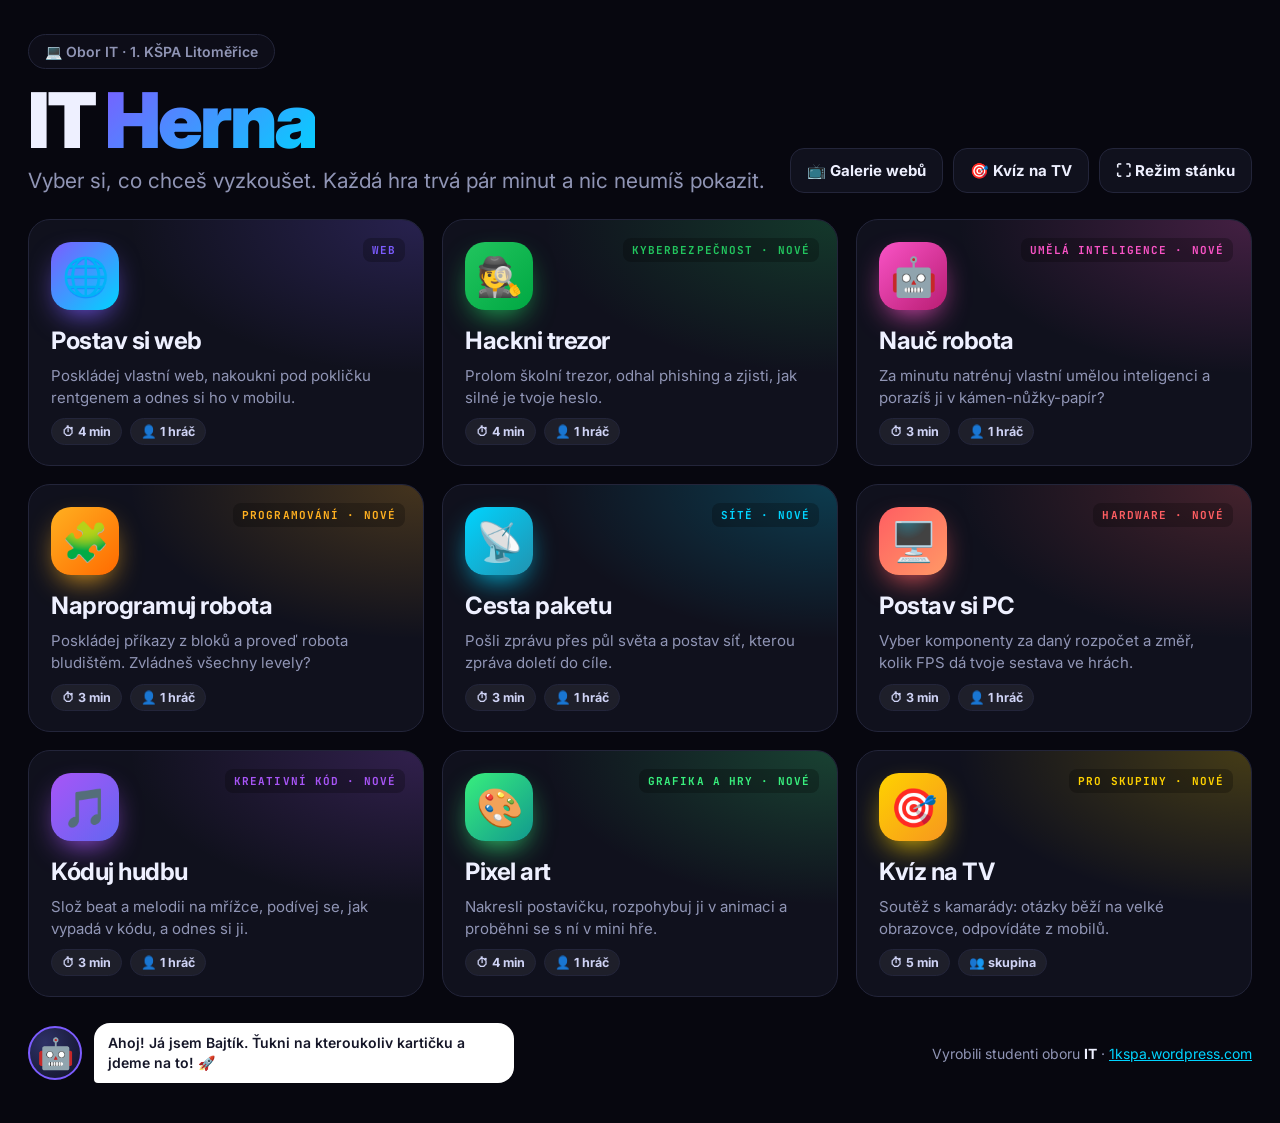
<file: index.html>
<!DOCTYPE html>
<html lang="cs">
<head>
<meta charset="utf-8">
<meta name="viewport" content="width=device-width, initial-scale=1">
<title>IT Herna – 1. KŠPA Litoměřice</title>
<link rel="preconnect" href="https://fonts.googleapis.com">
<link href="https://fonts.googleapis.com/css2?family=Inter:wght@400;500;600;700;800;900&family=JetBrains+Mono:wght@400;600&display=swap" rel="stylesheet">
<link rel="stylesheet" href="shared/common.css">
<style>
.wrap{max-width:1320px;margin:0 auto;padding:34px 28px 40px}
.top{display:flex;align-items:flex-end;justify-content:space-between;gap:20px;flex-wrap:wrap;margin-bottom:26px}
.badge{display:inline-flex;gap:8px;padding:8px 16px;border-radius:999px;border:1px solid var(--line);background:rgba(16,17,29,.7);font-weight:600;font-size:14px;color:var(--mut)}
h1{font-size:clamp(42px,6vw,84px);font-weight:900;letter-spacing:-.04em;line-height:.95;margin:16px 0 10px}
.sub{color:var(--mut);font-size:clamp(16px,1.8vw,21px);margin:0}
.side{display:flex;gap:10px;flex-wrap:wrap}
.side a,.side button{display:flex;align-items:center;gap:8px;padding:12px 16px;border-radius:14px;border:1px solid var(--line);background:var(--panel);color:var(--txt);text-decoration:none;font-weight:700;font-size:15px}
.side a:hover,.side button:hover{border-color:var(--acc)}
.grid{display:grid;grid-template-columns:repeat(3,1fr);gap:18px}
.card{position:relative;display:flex;flex-direction:column;gap:10px;padding:22px 22px 20px;border-radius:22px;background:var(--panel);border:1px solid var(--line);text-decoration:none;color:var(--txt);overflow:hidden;transition:transform .2s,border-color .2s,box-shadow .2s;animation:hin .5s both;min-height:210px}
.card::before{content:'';position:absolute;inset:0;background:radial-gradient(420px 220px at 100% 0%,var(--c1),transparent 70%);opacity:.22;transition:opacity .25s;pointer-events:none}
.card:hover{transform:translateY(-6px);border-color:var(--c1);box-shadow:0 24px 50px -24px var(--c1)}
.card:hover::before{opacity:.38}
.card:active{transform:scale(.98)}
.card .ic{width:68px;height:68px;border-radius:20px;display:grid;place-items:center;font-size:38px;background:linear-gradient(135deg,var(--c1),var(--c2));box-shadow:0 12px 30px -10px var(--c1);position:relative}
.card h2{margin:6px 0 0;font-size:24px;letter-spacing:-.02em;position:relative}
.card p{margin:0;color:var(--mut);font-size:15px;line-height:1.45;position:relative;flex:1}
.card .meta{display:flex;gap:8px;flex-wrap:wrap;position:relative}
.card .meta span{font-size:12.5px;font-weight:700;padding:5px 10px;border-radius:999px;background:rgba(255,255,255,.06);border:1px solid var(--line);color:#cfd3f5}
.card .tag{position:absolute;top:18px;right:18px;font:700 11px 'JetBrains Mono',monospace;letter-spacing:.1em;text-transform:uppercase;color:var(--c1);background:rgba(0,0,0,.25);padding:5px 9px;border-radius:8px}
.card.new .tag::after{content:' · NOVÉ'}
.foot{margin-top:26px;display:flex;justify-content:space-between;align-items:center;gap:20px;flex-wrap:wrap;color:var(--mut);font-size:14px}
.foot b{color:var(--txt)}
.bot{display:flex;align-items:center;gap:12px}
.bot .ava{width:54px;height:54px;border-radius:50%;display:grid;place-items:center;font-size:30px;border:2px solid var(--acc);background:radial-gradient(circle at 30% 30%,#2e3166,#111327);animation:bob 2.6s ease-in-out infinite}
.bot .msg{background:#fff;color:#151628;font-weight:600;padding:10px 14px;border-radius:16px 16px 16px 4px;max-width:420px;line-height:1.4}
@keyframes bob{50%{transform:translateY(-6px)}}
.floaties span{position:fixed;font:600 18px 'JetBrains Mono',monospace;color:var(--acc2);opacity:.08;animation:fl 9s ease-in-out infinite;pointer-events:none;z-index:-1}
@keyframes fl{50%{transform:translateY(-26px) rotate(4deg)}}
@media (max-width:1050px){.grid{grid-template-columns:repeat(2,1fr)}}
@media (max-width:640px){.grid{grid-template-columns:1fr}.wrap{padding:22px 16px}}
</style>
</head>
<body>
<div class="floaties" aria-hidden="true">
  <span style="top:10%;left:6%">&lt;div&gt;</span><span style="top:22%;right:8%;animation-delay:-2s">ping 8.8.8.8</span>
  <span style="bottom:18%;left:10%;animation-delay:-4s">if (hacker) {}</span><span style="bottom:30%;right:6%;animation-delay:-1s">01101001</span>
  <span style="top:50%;left:2%;animation-delay:-6s">AI.train()</span><span style="bottom:6%;left:45%;animation-delay:-5s">&lt;/&gt;</span>
</div>
<div class="wrap">
  <div class="top">
    <div>
      <div class="badge">💻 Obor IT · 1. KŠPA Litoměřice</div>
      <h1>IT <span class="grad">Herna</span></h1>
      <p class="sub">Vyber si, co chceš vyzkoušet. Každá hra trvá pár minut a nic neumíš pokazit.</p>
    </div>
    <div class="side">
      <a href="web/#galerie" target="_blank" rel="noopener">📺 Galerie webů</a>
      <a href="kviz/" >🎯 Kvíz na TV</a>
      <button onclick="kiosk()">⛶ Režim stánku</button>
    </div>
  </div>

  <div class="grid" id="grid"></div>

  <div class="foot">
    <div class="bot"><div class="ava">🤖</div><div class="msg" id="botMsg">Ahoj! Já jsem Bajtík. Ťukni na kteroukoliv kartičku a jdeme na to! 🚀</div></div>
    <div>Vyrobili studenti oboru <b>IT</b> · <a href="https://1kspa.wordpress.com/" target="_blank" rel="noopener" style="color:var(--acc2)">1kspa.wordpress.com</a></div>
  </div>
</div>

<script src="shared/common.js"></script>
<script>
// staré odkazy z QR kódů (#w-…, #c-…, #galerie) přesměrujeme na aplikaci Postav si web
if (/^#(w-|c-|galerie)/.test(location.hash)) location.replace('web/' + location.hash);

const APPS = [
  {href:'web/',   e:'🌐', t:'Postav si web',      d:'Poskládej vlastní web, nakoukni pod pokličku rentgenem a odnes si ho v mobilu.', tag:'Web',            time:'4 min', c1:'#7c5cff', c2:'#00d4ff'},
  {href:'hack/',  e:'🕵️', t:'Hackni trezor',      d:'Prolom školní trezor, odhal phishing a zjisti, jak silné je tvoje heslo.',     tag:'Kyberbezpečnost', time:'4 min', c1:'#22c55e', c2:'#00a843'},
  {href:'ai/',    e:'🤖', t:'Nauč robota',        d:'Za minutu natrénuj vlastní umělou inteligenci a porazíš ji v kámen-nůžky-papír?', tag:'Umělá inteligence', time:'3 min', c1:'#f953c6', c2:'#b91d73'},
  {href:'robot/', e:'🧩', t:'Naprogramuj robota', d:'Poskládej příkazy z bloků a proveď robota bludištěm. Zvládneš všechny levely?',  tag:'Programování',   time:'3 min', c1:'#ffb020', c2:'#ff6a00'},
  {href:'sit/',   e:'📡', t:'Cesta paketu',       d:'Pošli zprávu přes půl světa a postav síť, kterou zpráva doletí do cíle.',       tag:'Sítě',            time:'3 min', c1:'#00d4ff', c2:'#2193b0'},
  {href:'pc/',    e:'🖥️', t:'Postav si PC',       d:'Vyber komponenty za daný rozpočet a změř, kolik FPS dá tvoje sestava ve hrách.', tag:'Hardware',        time:'3 min', c1:'#ff5e62', c2:'#ff9966'},
  {href:'hudba/', e:'🎵', t:'Kóduj hudbu',        d:'Slož beat a melodii na mřížce, podívej se, jak vypadá v kódu, a odnes si ji.',  tag:'Kreativní kód',   time:'3 min', c1:'#a855f7', c2:'#6366f1'},
  {href:'pixel/', e:'🎨', t:'Pixel art',          d:'Nakresli postavičku, rozpohybuj ji v animaci a proběhni se s ní v mini hře.',   tag:'Grafika a hry',   time:'4 min', c1:'#38ef7d', c2:'#11998e'},
  {href:'kviz/',  e:'🎯', t:'Kvíz na TV',         d:'Soutěž s kamarády: otázky běží na velké obrazovce, odpovídáte z mobilů.',      tag:'Pro skupiny',     time:'5 min', c1:'#ffd200', c2:'#f7971e'}
];
document.getElementById('grid').innerHTML = APPS.map((a, i) => `
  <a class="card ${i ? 'new' : ''}" href="${a.href}" style="--c1:${a.c1};--c2:${a.c2};animation-delay:${i * .05}s" data-i="${i}">
    <span class="tag">${a.tag}</span>
    <div class="ic">${a.e}</div>
    <h2>${a.t}</h2>
    <p>${a.d}</p>
    <div class="meta"><span>⏱ ${a.time}</span><span>${a.href === 'kviz/' ? '👥 skupina' : '👤 1 hráč'}</span></div>
  </a>`).join('');

const LINES = ['Ahoj! Já jsem Bajtík. Ťukni na kteroukoliv kartičku a jdeme na to! 🚀', 'Tip: v Hackni trezor se naučíš, proč je „123456“ hrozné heslo 🕵️', 'Zkus Nauč robota, natrénuješ si vlastní umělou inteligenci 🤖', 'Kdo postaví nejrychlejší PC? 🖥️', 'Přišli jste celá třída? Spusťte Kvíz na TV! 🎯'];
let li = 0;
setInterval(() => { li = (li + 1) % LINES.length; const m = document.getElementById('botMsg'); m.style.animation = 'none'; void m.offsetWidth; m.style.animation = 'hin .4s'; m.textContent = LINES[li]; }, 7000);
document.querySelectorAll('.card').forEach(c => c.addEventListener('pointerenter', () => Herna.sfx('blip')));
document.querySelectorAll('.card').forEach(c => c.addEventListener('click', () => Herna.sfx('pop')));
function kiosk(){ try { document.documentElement.requestFullscreen?.().catch(() => {}); } catch(e){} }
</script>
</body>
</html>
</file>
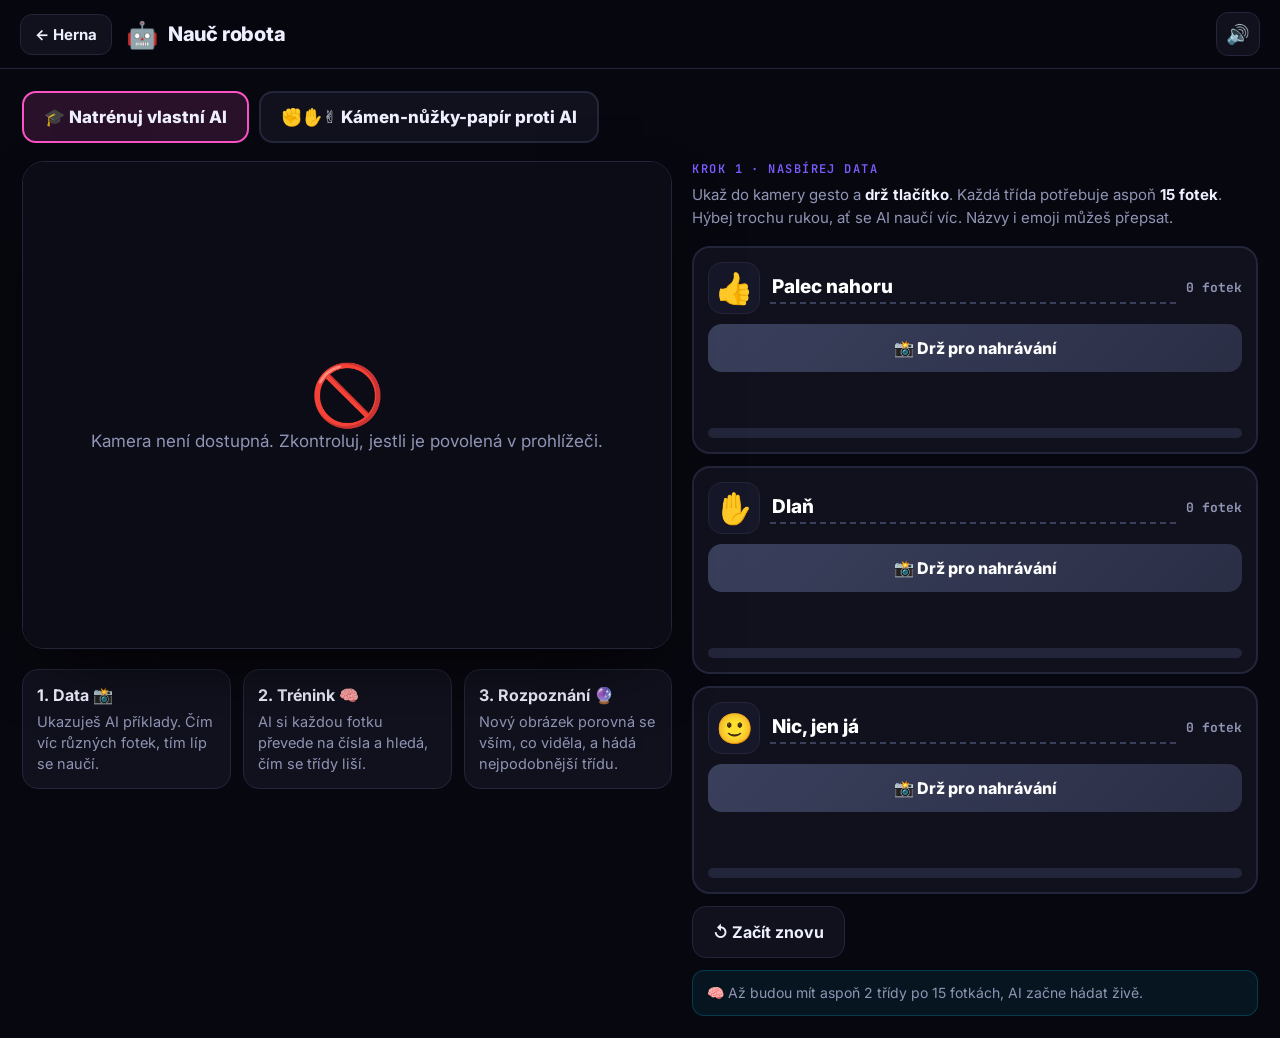
<file: ai/index.html>
<!DOCTYPE html>
<html lang="cs">
<head>
<meta charset="utf-8">
<meta name="viewport" content="width=device-width, initial-scale=1">
<title>Nauč robota – IT Herna</title>
<link rel="preconnect" href="https://fonts.googleapis.com">
<link href="https://fonts.googleapis.com/css2?family=Inter:wght@400;500;600;700;800;900&family=JetBrains+Mono:wght@400;600;700&display=swap" rel="stylesheet">
<link rel="stylesheet" href="../shared/common.css">
<style>
:root{--acc:#f953c6;--acc2:#7c5cff}
body::before{background:radial-gradient(60vw 60vw at 5% -10%,rgba(249,83,198,.16),transparent 60%),radial-gradient(50vw 50vw at 105% 110%,rgba(124,92,255,.14),transparent 60%)}
.wrap{max-width:1280px;margin:0 auto;padding:22px}
.tabs{display:flex;gap:10px;margin-bottom:18px;flex-wrap:wrap}
.tabs button{padding:14px 20px;border-radius:14px;border:2px solid var(--line);background:var(--panel);font-weight:800;font-size:17px}
.tabs button.sel{border-color:var(--acc);background:rgba(249,83,198,.14)}
.grid{display:grid;grid-template-columns:1.15fr 1fr;gap:20px;align-items:start}
.camcard{position:relative;border-radius:22px;overflow:hidden;background:#000;aspect-ratio:4/3;border:1px solid var(--line);box-shadow:0 30px 70px -30px rgba(0,0,0,.9)}
#cam{width:100%;height:100%;object-fit:cover;transform:scaleX(-1);display:block}
.camoff{position:absolute;inset:0;display:grid;place-items:center;text-align:center;padding:24px;color:var(--mut);font-size:17px;background:#0b0c16}
.camoff .btn-p{margin-top:14px}
.pred{position:absolute;left:14px;right:14px;bottom:14px;display:flex;align-items:center;gap:14px;background:rgba(11,12,22,.85);backdrop-filter:blur(8px);border:1px solid var(--line);border-radius:18px;padding:12px 16px;opacity:0;transition:.3s}
.pred.on{opacity:1}
.pred .pe{font-size:56px;line-height:1;transition:transform .2s}
.pred .pl{font-weight:900;font-size:24px}
.pred .pc{font:700 14px 'JetBrains Mono',monospace;color:var(--mut)}
.rec{position:absolute;top:14px;left:14px;background:#e11d48;color:#fff;font-weight:800;padding:6px 12px;border-radius:999px;font-size:14px;display:none;animation:hpop 1s infinite}
.classes{display:flex;flex-direction:column;gap:12px}
.cls{background:var(--panel);border:2px solid var(--line);border-radius:18px;padding:14px;display:flex;flex-direction:column;gap:10px;transition:border-color .2s,box-shadow .2s}
.cls.top{border-color:var(--acc);box-shadow:0 0 0 4px rgba(249,83,198,.15)}
.ch{display:flex;align-items:center;gap:10px}
.ch .em{font-size:34px;width:52px;height:52px;border-radius:14px;background:var(--panel2);display:grid;place-items:center;border:1px solid var(--line)}
.ch input{flex:1;background:transparent;border:0;border-bottom:2px dashed #3a3f5c;color:#fff;font-size:19px;font-weight:800;padding:4px 2px;outline:none;min-width:0}
.ch .n{font:700 13px 'JetBrains Mono',monospace;color:var(--mut);white-space:nowrap}
.hold{padding:14px;border-radius:14px;border:0;font-weight:800;font-size:16px;color:#fff;background:linear-gradient(135deg,#3a3f5c,#2a2e45);touch-action:none;user-select:none}
.hold.on{background:linear-gradient(135deg,#e11d48,#f953c6)}
.thumbs{display:flex;gap:5px;min-height:36px}
.thumbs img{width:48px;height:36px;border-radius:6px;object-fit:cover;transform:scaleX(-1);border:1px solid var(--line)}
.bar{height:10px;border-radius:99px;background:var(--line);overflow:hidden}
.bar i{display:block;height:100%;width:0;background:linear-gradient(90deg,var(--acc),var(--acc2));transition:width .2s}
.how{display:grid;grid-template-columns:repeat(3,1fr);gap:12px;margin-top:20px}
.how div{background:var(--panel);border:1px solid var(--line);border-radius:16px;padding:14px;font-size:14.5px;color:var(--mut);line-height:1.45}
.how b{display:block;color:var(--txt);font-size:16px;margin-bottom:4px}
.game{display:flex;flex-direction:column;gap:14px}
.score{display:flex;align-items:center;justify-content:space-around;background:var(--panel);border:1px solid var(--line);border-radius:18px;padding:16px;text-align:center}
.score b{display:block;font-size:46px;font-weight:900;line-height:1}
.score span{color:var(--mut);font-weight:700}
.vs{display:flex;align-items:center;justify-content:center;gap:24px;font-size:90px;min-height:150px;background:var(--panel);border:1px solid var(--line);border-radius:18px;position:relative}
.vs small{font-size:15px;color:var(--mut);display:block;text-align:center;font-weight:700}
.cd{font-size:44px;font-weight:900;text-align:center;min-height:56px}
.res{font-size:24px;font-weight:900;text-align:center;min-height:32px}
@media (max-width:900px){.grid{grid-template-columns:1fr}.how{grid-template-columns:1fr}}
</style>
</head>
<body>
<div class="wrap">
  <div class="tabs"><button id="tTrain" class="sel" onclick="mode('train')">🎓 Natrénuj vlastní AI</button><button id="tRps" onclick="mode('rps')">✊✋✌️ Kámen-nůžky-papír proti AI</button></div>
  <div class="grid">
    <div>
      <div class="camcard">
        <video id="cam" playsinline muted autoplay></video>
        <div class="camoff" id="camoff"><div><div style="font-size:60px">📷</div>Tahle hra potřebuje kameru.<br>Až se prohlížeč zeptá, klikni na <b>Povolit</b>.<br><button class="btn-p" onclick="startCam()">Zapnout kameru</button></div></div>
        <div class="rec" id="rec">● NAHRÁVÁM</div>
        <div class="pred" id="pred"><div class="pe" id="pe">🤔</div><div><div class="pl" id="pl">…</div><div class="pc" id="pc">jistota 0 %</div></div></div>
      </div>
      <div class="how">
        <div><b>1. Data 📸</b>Ukazuješ AI příklady. Čím víc různých fotek, tím líp se naučí.</div>
        <div><b>2. Trénink 🧠</b>AI si každou fotku převede na čísla a hledá, čím se třídy liší.</div>
        <div><b>3. Rozpoznání 🔮</b>Nový obrázek porovná se vším, co viděla, a hádá nejpodobnější třídu.</div>
      </div>
    </div>
    <div id="right"></div>
  </div>
</div>

<script src="../shared/common.js"></script>
<script>
const H = Herna, $ = H.$;
H.init({emoji:'🤖', title:'Nauč robota'});

/* ---------- kamera ---------- */
let stream = null;
async function startCam(){
  try {
    stream = await navigator.mediaDevices.getUserMedia({video:{facingMode:'user', width:640, height:480}, audio:false});
    $('#cam').srcObject = stream; await $('#cam').play().catch(() => {});
    $('#camoff').style.display = 'none'; H.sfx('ding');
  } catch(e){ $('#camoff').innerHTML = '<div><div style="font-size:60px">🚫</div>Kamera není dostupná. Zkontroluj, jestli je povolená v prohlížeči.</div>'; }
}
const camReady = () => { const v = $('#cam'); return v.readyState >= 2 && v.videoWidth > 0; };

/* ---------- „mozek“: obrázek → čísla → nejbližší sousedé ---------- */
const FW = 32, FH = 24, fc = document.createElement('canvas'); fc.width = FW; fc.height = FH;
const fx = fc.getContext('2d', {willReadFrequently: true});
const tc = document.createElement('canvas'); tc.width = 48; tc.height = 36; const tx = tc.getContext('2d');
function features(){
  const v = $('#cam'); fx.drawImage(v, 0, 0, FW, FH);
  const d = fx.getImageData(0, 0, FW, FH).data, n = FW * FH, f = new Float32Array(n * 2);
  let m = 0;
  for (let i = 0; i < n; i++){ const g = .3 * d[i*4] + .59 * d[i*4+1] + .11 * d[i*4+2]; f[i] = g; m += g; }
  m /= n;
  for (let i = 0; i < n; i++) f[i] -= m;
  // hrany (rozdíly sousedních pixelů) – pomáhají poznat tvar ruky
  for (let y = 0; y < FH; y++) for (let x = 0; x < FW; x++){ const i = y * FW + x; f[n + i] = (x < FW - 1 ? f[i + 1] - f[i] : 0) + (y < FH - 1 ? f[i + FW] - f[i] : 0); }
  let s = 0; for (let i = 0; i < f.length; i++) s += f[i] * f[i]; s = Math.sqrt(s) || 1;
  for (let i = 0; i < f.length; i++) f[i] /= s;
  return f;
}
function thumb(){ tx.drawImage($('#cam'), 0, 0, 48, 36); return tc.toDataURL('image/jpeg', .6); }
function predict(data, nCls){
  if (!data.length) return null;
  const f = features(), sims = data.map(s => { let d = 0; for (let i = 0; i < f.length; i++) d += f[i] * s.f[i]; return [d, s.c]; });
  sims.sort((a, b) => b[0] - a[0]);
  const k = Math.min(7, sims.length), votes = new Array(nCls).fill(0);
  for (let i = 0; i < k; i++) votes[sims[i][1]] += Math.max(.01, sims[i][0]);
  const tot = votes.reduce((a, b) => a + b, 0) || 1;
  return votes.map(v => v / tot);
}

/* ---------- režim: vlastní AI ---------- */
let M = 'train', classes = [], data = [], recording = -1, recT = 0, smooth = [];
function resetTrain(){
  classes = [{e:'👍', n:'Palec nahoru'}, {e:'✋', n:'Dlaň'}, {e:'🙂', n:'Nic, jen já'}].map(c => ({...c, thumbs: []}));
  data = []; smooth = [0, 0, 0];
}
function renderTrain(){
  $('#right').innerHTML = `<div class="classes">
    <div><div class="kicker">Krok 1 · nasbírej data</div><p class="info" style="margin:6px 0 4px">Ukaž do kamery gesto a <b>drž tlačítko</b>. Každá třída potřebuje aspoň <b>15 fotek</b>. Hýbej trochu rukou, ať se AI naučí víc. Názvy i emoji můžeš přepsat.</p></div>
    ${classes.map((c, i) => `<div class="cls" id="cl${i}">
      <div class="ch"><input class="em" maxlength="2" value="${c.e}" style="text-align:center;font-size:30px;border:1px solid var(--line);border-radius:14px;width:52px;flex:none" oninput="classes[${i}].e=this.value||'❓'"><input value="${H.esc(c.n)}" maxlength="18" oninput="classes[${i}].n=this.value"><span class="n" id="cn${i}">${count(i)} fotek</span></div>
      <button class="hold" id="hb${i}" onpointerdown="recStart(${i},event)">📸 Drž pro nahrávání</button>
      <div class="thumbs" id="th${i}">${c.thumbs.map(t => `<img src="${t}">`).join('')}</div>
      <div class="bar"><i id="pb${i}"></i></div>
    </div>`).join('')}
    <div style="display:flex;gap:10px"><button class="btn-s" onclick="resetTrain();renderTrain();H.sfx('pop')">↺ Začít znovu</button></div>
    <div class="tip" id="tTip">🧠 Až budou mít aspoň 2 třídy po 15 fotkách, AI začne hádat živě.</div>
  </div>`;
}
const count = i => data.filter(d => d.c === i).length;
function recStart(i, e){
  if (!camReady()){ H.toast('Nejdřív zapni kameru 📷'); return; }
  e.preventDefault(); recording = i; $('#hb' + i).classList.add('on'); $('#rec').style.display = 'block';
  const up = () => { recording = -1; $('#hb' + i)?.classList.remove('on'); $('#rec').style.display = 'none'; removeEventListener('pointerup', up); removeEventListener('pointercancel', up); };
  addEventListener('pointerup', up); addEventListener('pointercancel', up);
}
function grab(i, list, thumbsArr, maxPer = 120){
  if (list.filter(d => d.c === i).length >= maxPer) return false;
  list.push({f: features(), c: i}); thumbsArr.unshift(thumb()); if (thumbsArr.length > 7) thumbsArr.pop();
  H.tone(600 + i * 150, 0, .04, 'triangle', .03); return true;
}

/* ---------- předtrénovaný model gest (MediaPipe) ---------- */
let gr = null, grState = 'idle', grBuf = [];
const GMAP = {Closed_Fist: 0, Open_Palm: 1, Victory: 2};
async function loadGR(){
  if (grState !== 'idle') return; grState = 'loading';
  try {
    const V = 'https://cdn.jsdelivr.net/npm/@mediapipe/tasks-vision@0.10.14';
    const vision = await import(V + '/vision_bundle.mjs');
    const files = await vision.FilesetResolver.forVisionTasks(V + '/wasm');
    const opts = d => ({baseOptions: {modelAssetPath: 'https://storage.googleapis.com/mediapipe-models/gesture_recognizer/gesture_recognizer/float16/1/gesture_recognizer.task', delegate: d}, runningMode: 'VIDEO', numHands: 1});
    gr = await Promise.race([vision.GestureRecognizer.createFromOptions(files, opts('CPU')), new Promise((_, j) => setTimeout(() => j('timeout'), 30000))]);
    grState = 'ready'; H.sfx('ding');
  } catch(e){ console.warn(e); grState = 'fail'; }
  if (M === 'rps') renderRps();
}
let grT = 0;
function grDetect(){
  try {
    const t = Math.max(performance.now(), grT + 1); grT = t;
    const r = gr.recognizeForVideo($('#cam'), t), g = r.gestures && r.gestures[0] && r.gestures[0][0];
    if (!g) return {c: -1, s: 0, hand: false};
    return g.categoryName in GMAP ? {c: GMAP[g.categoryName], s: g.score, hand: true} : {c: -1, s: g.score, hand: true};
  } catch(e){ return {c: -1, s: 0, hand: false}; }
}

/* ---------- režim: kámen-nůžky-papír ---------- */
const RPS = [{e:'✊', n:'Kámen'}, {e:'✋', n:'Papír'}, {e:'✌️', n:'Nůžky'}];
let rdata = [], rthumbs = [[], [], []], sc = [0, 0], playing = false;
function renderRps(){
  if (grState === 'loading' || grState === 'idle'){
    $('#right').innerHTML = `<div class="game"><div class="kicker">Načítám AI</div><div class="panel" style="text-align:center;font-size:18px;line-height:1.5"><div style="font-size:60px">🧠⏳</div>Stahuji AI model, který se učil na <b>tisících fotek rukou</b>…<br><span class="info">Chvilku to trvá, potřebuje internet.</span></div></div>`;
    return;
  }
  if (grState === 'ready'){
    $('#right').innerHTML = `<div class="game">
      <div class="kicker">Hraj proti AI · nic netrénuješ</div>
      <p class="info" style="margin:0">Tahle AI už je <b>předtrénovaná</b> na obrovském množství fotek rukou. Ukaž do kamery <b>pěst ✊</b>, <b>dlaň ✋</b> nebo <b>dva prsty ✌️</b> a sleduj, jak je pozná.</p>
      ${RPS.map((c, i) => `<div class="cls" id="cl${i}" style="padding:10px"><div class="ch"><div class="em">${c.e}</div><b style="flex:1;font-size:19px">${c.n}</b></div><div class="bar"><i id="pb${i}"></i></div></div>`).join('')}
      <div class="score"><div><b id="s0">${sc[0]}</b><span>Ty</span></div><div style="font-size:30px">⚔️</div><div><b id="s1">${sc[1]}</b><span>AI 🤖</span></div></div>
      <div class="vs" id="vs"><div><span id="me">❔</span><small>Ty</small></div><div style="font-size:40px">VS</div><div><span id="ai">🤖</span><small>AI</small></div></div>
      <div class="cd" id="cd"></div><div class="res" id="res">Hraje se na 3 vítězství</div>
      <button class="btn-p" id="playBtn" onclick="round()" style="font-size:20px">▶️ Hrát kolo</button></div>`;
    return;
  }
  const ready = [0, 1, 2].every(i => rdata.filter(d => d.c === i).length >= 15);
  $('#right').innerHTML = `<div class="game">
    <div class="kicker">${ready ? 'Krok 2 · hraj!' : 'Krok 1 · nauč AI tvoje gesta'}</div>
    ${RPS.map((c, i) => `<div class="cls" id="cl${i}" style="${ready ? 'padding:10px' : ''}">
      <div class="ch"><div class="em">${c.e}</div><b style="flex:1;font-size:19px">${c.n}</b><span class="n" id="cn${i}">${rdata.filter(d => d.c === i).length} / 15</span></div>
      ${ready ? '' : `<button class="hold" id="hb${i}" onpointerdown="recStart(${i},event)">📸 Ukaž ${c.e} a drž</button><div class="thumbs" id="th${i}">${rthumbs[i].map(t => `<img src="${t}">`).join('')}</div>`}
      <div class="bar"><i id="pb${i}"></i></div>
    </div>`).join('')}
    ${ready ? `<div class="score"><div><b id="s0">${sc[0]}</b><span>Ty</span></div><div style="font-size:30px">⚔️</div><div><b id="s1">${sc[1]}</b><span>AI 🤖</span></div></div>
      <div class="vs" id="vs"><div><span id="me">❔</span><small>Ty</small></div><div style="font-size:40px">VS</div><div><span id="ai">🤖</span><small>AI</small></div></div>
      <div class="cd" id="cd"></div><div class="res" id="res">Hraje se na 3 vítězství</div>
      <button class="btn-p" id="playBtn" onclick="round()" style="font-size:20px">▶️ Hrát kolo</button>
      <button class="btn-s" onclick="rdata=[];rthumbs=[[],[],[]];sc=[0,0];renderRps()">↺ Přetrénovat</button>`
    : `<div class="tip">💡 AI model se nepodařilo stáhnout (asi chybí internet), tak si AI natrénuj sám. Drž ruku blízko kamery a pořád na stejném místě. Až bude mít každé gesto 15 fotek, můžeš hrát.</div>`}
  </div>`;
}
const BEATS = {0: 2, 1: 0, 2: 1}; // kámen bere nůžky, papír bere kámen, nůžky berou papír
async function round(){
  if (playing) return; playing = true; $('#playBtn').disabled = true;
  if (sc[0] >= 3 || sc[1] >= 3){ sc = [0, 0]; $('#s0').textContent = 0; $('#s1').textContent = 0; }
  $('#me').textContent = '❔'; $('#ai').textContent = '🤖'; $('#res').textContent = '';
  const words = ['Kámen…', 'Nůžky…', 'Papír…', 'TEĎ!'];
  const buf = [];
  for (let i = 0; i < 4; i++){
    $('#cd').textContent = words[i]; H.tone(440 + i * 120, 0, .15, 'triangle', .1);
    await new Promise(r => setTimeout(r, 650));
  }
  if (grState === 'ready'){
    for (let i = 0; i < 8; i++){ const d = grDetect(); if (d.c >= 0){ const p = [0, 0, 0]; p[d.c] = d.s; buf.push(p); } await new Promise(r => setTimeout(r, 50)); }
    if (!buf.length){ $('#cd').textContent = ''; $('#res').textContent = '🤔 AI tvoji ruku neviděla. Ukaž ✊, ✋ nebo ✌️ blíž ke kameře a zkus to znovu.'; H.sfx('bad'); playing = false; $('#playBtn').disabled = false; return; }
  } else for (let i = 0; i < 6; i++){ const p = predict(rdata, 3); if (p) buf.push(p); await new Promise(r => setTimeout(r, 60)); }
  const avg = [0, 1, 2].map(c => buf.reduce((a, p) => a + p[c], 0) / buf.length), me = avg.indexOf(Math.max(...avg));
  const ai = Math.floor(Math.random() * 3);
  $('#cd').textContent = ''; $('#me').textContent = RPS[me].e; $('#ai').textContent = RPS[ai].e;
  let txt;
  if (me === ai){ txt = `Remíza! Oba ${RPS[me].n.toLowerCase()} 🤝`; H.sfx('blip'); }
  else if (BEATS[me] === ai){ sc[0]++; txt = `Bod pro tebe! ${RPS[me].n} bere ${RPS[ai].n.toLowerCase()} 🎉`; H.sfx('ding'); }
  else { sc[1]++; txt = `Bod pro AI! ${RPS[ai].n} bere ${RPS[me].n.toLowerCase()} 🤖`; H.sfx('bad'); }
  $('#s0').textContent = sc[0]; $('#s1').textContent = sc[1];
  if (sc[0] >= 3){ txt = '🏆 VYHRÁL JSI! Porazil jsi vlastní AI!'; H.sfx('win'); H.confetti(innerWidth / 2, innerHeight / 3, 150); H.speak('Vyhrál jsi! Gratuluju.'); }
  else if (sc[1] >= 3){ txt = '🤖 AI vyhrála! Zkus odvetu.'; H.speak('Vyhrála umělá inteligence. Chceš odvetu?'); }
  $('#res').textContent = txt + (sc[0] >= 3 || sc[1] >= 3 ? '' : `  (AI tě viděla jako ${RPS[me].e} na ${Math.round(avg[me] * 100)} %)`);
  playing = false; $('#playBtn').disabled = false; $('#playBtn').textContent = sc[0] >= 3 || sc[1] >= 3 ? '↺ Nová hra' : '▶️ Hrát další kolo';
}

/* ---------- smyčka ---------- */
function loop(){
  if (camReady()){
    const isT = M === 'train', list = isT ? data : rdata, n = 3;
    if (recording > -1){
      const th = isT ? classes[recording].thumbs : rthumbs[recording];
      if (Date.now() - recT > 110 && grab(recording, list, th)){
        recT = Date.now();
        const t = $('#th' + recording); if (t) t.innerHTML = th.map(x => `<img src="${x}">`).join('');
        const cn = $('#cn' + recording); if (cn) cn.textContent = isT ? count(recording) + ' fotek' : list.filter(d => d.c === recording).length + ' / 15';
        if (!isT && [0, 1, 2].every(i => rdata.filter(d => d.c === i).length >= 15) && !$('#playBtn')){ recording = -1; $('#rec').style.display = 'none'; H.sfx('win'); H.speak('Mám to naučené. Můžeme hrát!'); renderRps(); }
      }
    }
    if (!isT && grState === 'ready'){
      const d = grDetect(), tgt = [0, 0, 0]; if (d.c >= 0) tgt[d.c] = d.s;
      smooth = smooth.map((s, i) => s * .5 + tgt[i] * .5);
      const top = smooth.indexOf(Math.max(...smooth));
      if (d.hand && smooth[top] > .25){ $('#pred').classList.add('on'); $('#pe').textContent = RPS[top].e; $('#pl').textContent = RPS[top].n; $('#pc').textContent = `jistota ${Math.round(smooth[top] * 100)} %`; }
      else if (d.hand){ $('#pred').classList.add('on'); $('#pe').textContent = '🖐️'; $('#pl').textContent = 'Vidím ruku…'; $('#pc').textContent = 'ukaž ✊ ✋ nebo ✌️'; }
      else $('#pred').classList.remove('on');
      for (let i = 0; i < 3; i++){ const b = $('#pb' + i); if (b) b.style.width = Math.round(smooth[i] * 100) + '%'; $('#cl' + i)?.classList.toggle('top', d.hand && i === top && smooth[top] > .25); }
      setTimeout(loop, 70); return;
    }
    const counts = [0, 1, 2].map(i => list.filter(d => d.c === i).length), active = counts.filter(c => c >= (isT ? 15 : 15)).length;
    if (active >= 2 && recording < 0){
      const p = predict(list, n);
      smooth = smooth.map((s, i) => s * .6 + p[i] * .4);
      const top = smooth.indexOf(Math.max(...smooth)), c = isT ? classes[top] : RPS[top];
      $('#pred').classList.add('on'); $('#pe').textContent = c.e; $('#pl').textContent = c.n; $('#pc').textContent = `jistota ${Math.round(smooth[top] * 100)} %`;
      for (let i = 0; i < 3; i++){ const b = $('#pb' + i); if (b) b.style.width = Math.round(smooth[i] * 100) + '%'; $('#cl' + i)?.classList.toggle('top', i === top); }
      const tip = $('#tTip'); if (tip && !tip.dataset.done){ tip.dataset.done = 1; tip.innerHTML = '🔮 <b>AI teď hádá živě!</b> Ukazuj gesta a sleduj, jak si je jistá. Když se plete, přidej víc fotek.'; H.sfx('win'); H.speak('Hotovo! Teď ukazuj gesta a já hádám.'); }
    } else $('#pred').classList.remove('on');
  }
  setTimeout(loop, 90);
}
function mode(m){
  M = m; $('#tTrain').classList.toggle('sel', m === 'train'); $('#tRps').classList.toggle('sel', m === 'rps');
  smooth = [0, 0, 0]; recording = -1; $('#pred').classList.remove('on');
  if (m === 'train') renderTrain(); else { renderRps(); loadGR(); }
}
resetTrain(); renderTrain(); startCam(); loop();
H.speak('Ahoj! Naučíme spolu umělou inteligenci poznávat tvoje gesta.');
</script>
</body>
</html>
</file>
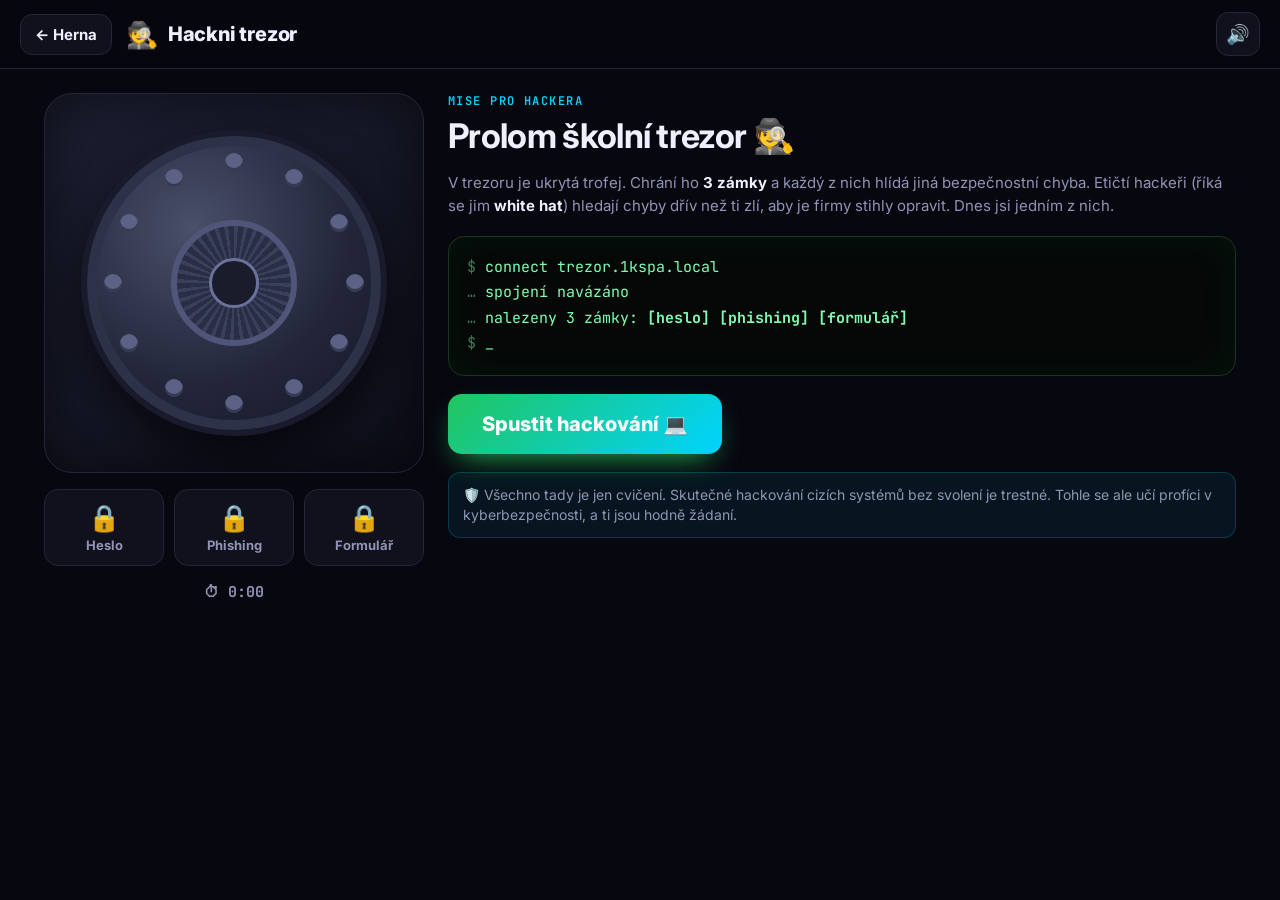
<file: hack/index.html>
<!DOCTYPE html>
<html lang="cs">
<head>
<meta charset="utf-8">
<meta name="viewport" content="width=device-width, initial-scale=1">
<title>Hackni trezor – IT Herna</title>
<link rel="preconnect" href="https://fonts.googleapis.com">
<link href="https://fonts.googleapis.com/css2?family=Inter:wght@400;500;600;700;800;900&family=JetBrains+Mono:wght@400;600;700&display=swap" rel="stylesheet">
<link rel="stylesheet" href="../shared/common.css">
<style>
:root{--acc:#22c55e;--acc2:#00d4ff}
body::before{background:radial-gradient(60vw 60vw at 5% -10%,rgba(34,197,94,.16),transparent 60%),radial-gradient(50vw 50vw at 105% 110%,rgba(0,212,255,.12),transparent 60%)}
.wrap{max-width:1240px;margin:0 auto;padding:24px;display:grid;grid-template-columns:380px 1fr;gap:24px;align-items:start}
.left{position:sticky;top:90px;display:flex;flex-direction:column;gap:16px}
.vault{position:relative;aspect-ratio:1/1;border-radius:28px;background:linear-gradient(145deg,#1d2033,#0d0f1a);border:1px solid var(--line);display:grid;place-items:center;overflow:hidden;box-shadow:inset 0 0 60px rgba(0,0,0,.6)}
.door{width:78%;aspect-ratio:1/1;border-radius:50%;background:radial-gradient(circle at 35% 30%,#4a4f6a,#23263a 60%,#15172a);border:10px solid #2e3249;box-shadow:0 0 0 6px #191b2c,0 20px 50px rgba(0,0,0,.7);display:grid;place-items:center;transition:transform 1.4s cubic-bezier(.6,-0.2,.3,1.3);transform-origin:left center;position:relative;z-index:2}
.dial{width:46%;aspect-ratio:1/1;border-radius:50%;background:repeating-conic-gradient(#3a3f5c 0 4deg,#2a2e45 4deg 10deg);border:6px solid #50567a;display:grid;place-items:center;transition:transform .8s}
.dial::after{content:'';width:38%;aspect-ratio:1/1;border-radius:50%;background:#1a1c2c;border:3px solid #6b7299}
.bolts{position:absolute;inset:0}
.bolts i{position:absolute;width:18px;height:18px;border-radius:50%;background:#5c6286;box-shadow:inset 0 -3px 0 rgba(0,0,0,.4)}
.vault.open .door{transform:perspective(900px) rotateY(-105deg)}
.vault .loot{position:absolute;inset:0;display:grid;place-items:center;font-size:90px;z-index:1;opacity:0;transition:opacity .6s .8s}
.vault.open .loot{opacity:1}
.vault .loot span{animation:hpop 1s .9s}
.locks{display:flex;gap:10px}
.lock{flex:1;padding:12px 8px;border-radius:14px;background:var(--panel);border:1px solid var(--line);text-align:center;font-weight:700;font-size:13px;color:var(--mut);transition:.3s}
.lock b{display:block;font-size:26px;margin-bottom:4px}
.lock.on{border-color:var(--acc);background:rgba(34,197,94,.12);color:var(--txt)}
.lock.cur{border-color:var(--acc2);box-shadow:0 0 0 3px rgba(0,212,255,.15)}
.timer{font:700 15px 'JetBrains Mono',monospace;color:var(--mut);text-align:center}
.stage{animation:hin .4s}
.stage h2{font-size:34px;margin:6px 0 10px;letter-spacing:-.02em}
.term{background:#050807;border:1px solid #1d3326;border-radius:16px;padding:18px;font:15px/1.7 'JetBrains Mono',monospace;color:#7dffb0;box-shadow:inset 0 0 40px rgba(34,197,94,.06)}
.term .dim{color:#3f7a55}
.term .err{color:#ff7b7b}
.login{background:#fff;color:#1a1a2e;border-radius:18px;padding:22px;max-width:420px;display:flex;flex-direction:column;gap:12px;box-shadow:0 20px 50px rgba(0,0,0,.5)}
.login h3{margin:0;font-size:20px;display:flex;align-items:center;gap:8px}
.login label{font-size:13px;font-weight:700;color:#555a78}
.login input{width:100%;padding:12px 14px;border-radius:10px;border:2px solid #d9dbea;font-size:17px;font-family:'JetBrains Mono',monospace;outline:none;color:#1a1a2e;background:#fff}
.login input:focus{border-color:var(--acc)}
.login button{padding:13px;border-radius:10px;border:0;background:#1a1a2e;color:#fff;font-weight:800;font-size:16px}
.login .msg{font-weight:700;font-size:14px;min-height:20px}
.shake{animation:shake .4s}
@keyframes shake{20%,60%{transform:translateX(-8px)}40%,80%{transform:translateX(8px)}}
.row{display:flex;gap:16px;flex-wrap:wrap;align-items:flex-start}
.hints{display:flex;flex-direction:column;gap:8px;min-width:260px;flex:1}
.hint{padding:12px 14px;border-radius:12px;background:var(--panel);border:1px dashed #3a3f5c;color:var(--mut);font-size:15px}
.hint.on{border-style:solid;border-color:var(--warn);color:var(--txt);background:rgba(255,176,32,.08)}
.mail{background:#fff;color:#1a1a2e;border-radius:18px;overflow:hidden;box-shadow:0 20px 50px rgba(0,0,0,.5);max-width:640px}
.mail .mh{padding:16px 20px;border-bottom:1px solid #eceef7;display:flex;flex-direction:column;gap:4px;font-size:14px;color:#555a78}
.mail .mh b{color:#1a1a2e}
.mail .ms{font-size:20px;font-weight:800;color:#1a1a2e;margin-top:6px}
.mail .mb{padding:18px 20px;font-size:16px;line-height:1.55}
.mail .mb .lnk{color:#2563eb;text-decoration:underline}
.mail .mb .fakebtn{display:inline-block;margin-top:10px;padding:10px 16px;border-radius:8px;background:#e11d48;color:#fff;font-weight:800}
.flag{background:rgba(255,94,98,.18);outline:2px solid #ff5e62;border-radius:4px;position:relative}
.flagnote{display:block;font-size:12.5px;font-weight:800;color:#e11d48;margin-top:2px}
.choices{display:flex;gap:12px;margin-top:16px}
.choices button{flex:1;padding:18px;border-radius:16px;font-size:19px;font-weight:800;border:2px solid var(--line);background:var(--panel)}
.choices .ph:hover{border-color:var(--bad)}
.choices .ok:hover{border-color:var(--ok)}
.verdict{margin-top:14px;padding:14px 16px;border-radius:14px;font-weight:700;line-height:1.45}
.verdict.good{background:rgba(34,197,94,.12);border:1px solid rgba(34,197,94,.5)}
.verdict.badv{background:rgba(255,94,98,.12);border:1px solid rgba(255,94,98,.5)}
.dots{display:flex;gap:6px;margin-bottom:12px}
.dots i{width:30px;height:8px;border-radius:9px;background:var(--line)}
.dots i.g{background:var(--ok)}.dots i.r{background:var(--bad)}.dots i.c{background:var(--acc2)}
.sql{background:#050807;border:1px solid #1d3326;border-radius:14px;padding:16px;font:15px/1.6 'JetBrains Mono',monospace;color:#c9cdf0;word-break:break-all}
.sql .kw{color:#bd93f9}.sql .st{color:#f1fa8c}.sql .inj{background:rgba(255,94,98,.3);color:#ffb3b3;border-radius:3px}.sql .cm{color:#6c76a8}
.meter{height:16px;border-radius:99px;background:var(--line);overflow:hidden}
.meter i{display:block;height:100%;width:0;transition:width .4s,background .4s}
.crack{font-size:clamp(26px,3.4vw,40px);font-weight:900;letter-spacing:-.02em;margin:8px 0}
.checks{display:grid;grid-template-columns:1fr 1fr;gap:6px 16px;margin-top:10px}
.checks div{font-size:15px;color:var(--mut)}
.checks div.y{color:var(--txt)}
.pwwrap{position:relative}
.pwwrap button{position:absolute;right:8px;top:50%;transform:translateY(-50%);border:0;background:none;font-size:20px}
.bigok{font-size:60px;text-align:center}
@media (max-width:900px){.wrap{grid-template-columns:1fr}.left{position:static}.vault{max-width:320px;margin:0 auto;width:100%}}
</style>
</head>
<body>
<div class="wrap">
  <div class="left">
    <div class="vault" id="vault">
      <div class="loot"><span>🏆</span></div>
      <div class="door"><div class="bolts" id="bolts"></div><div class="dial" id="dial"></div></div>
    </div>
    <div class="locks">
      <div class="lock" id="lk0"><b>🔒</b>Heslo</div>
      <div class="lock" id="lk1"><b>🔒</b>Phishing</div>
      <div class="lock" id="lk2"><b>🔒</b>Formulář</div>
    </div>
    <div class="timer" id="timer">⏱ 0:00</div>
  </div>
  <main id="main"></main>
</div>

<script src="../shared/qrcode.js"></script>
<script src="../shared/common.js"></script>
<script>
const H = Herna, $ = H.$;
H.init({emoji:'🕵️', title:'Hackni trezor'});

// šrouby na dveřích
$('#bolts').innerHTML = Array.from({length: 12}, (_, i) => { const a = i / 12 * Math.PI * 2; return `<i style="left:calc(50% + ${Math.cos(a) * 44}% - 9px);top:calc(50% + ${Math.sin(a) * 44}% - 9px)"></i>`; }).join('');

let lvl = -1, t0 = 0, tInt = 0;
const solved = [false, false, false];
function setLocks(){
  for (let i = 0; i < 3; i++){
    const l = $('#lk' + i); l.classList.toggle('on', solved[i]); l.classList.toggle('cur', i === lvl);
    l.querySelector('b').textContent = solved[i] ? '🔓' : '🔒';
  }
  $('#dial').style.transform = `rotate(${solved.filter(Boolean).length * 120}deg)`;
}
function unlock(i){
  solved[i] = true; setLocks(); H.sfx('win'); H.confettiAt($('#lk' + i), 70);
  setTimeout(() => go(i + 1), 1300);
}
function fmt(ms){ const s = Math.floor(ms / 1000); return Math.floor(s / 60) + ':' + String(s % 60).padStart(2, '0'); }

/* ---------- ÚVOD ---------- */
function intro(){
  lvl = -1; setLocks();
  $('#main').innerHTML = `<div class="stage">
    <div class="kicker">Mise pro hackera</div>
    <h2>Prolom školní trezor 🕵️</h2>
    <p class="info">V trezoru je ukrytá trofej. Chrání ho <b>3 zámky</b> a každý z nich hlídá jiná bezpečnostní chyba.
    Etičtí hackeři (říká se jim <b>white hat</b>) hledají chyby dřív než ti zlí, aby je firmy stihly opravit. Dnes jsi jedním z nich.</p>
    <div class="term" style="margin:18px 0"><span class="dim">$</span> connect trezor.1kspa.local<br><span class="dim">…</span> spojení navázáno<br><span class="dim">…</span> nalezeny 3 zámky: <b>[heslo]</b> <b>[phishing]</b> <b>[formulář]</b><br><span class="dim">$</span> <span id="blink">_</span></div>
    <button class="btn-p" style="font-size:20px;padding:18px 34px" onclick="start()">Spustit hackování 💻</button>
    <p class="tip" style="margin-top:18px">🛡️ Všechno tady je jen cvičení. Skutečné hackování cizích systémů bez svolení je trestné. Tohle se ale učí profíci v kyberbezpečnosti, a ti jsou hodně žádaní.</p>
  </div>`;
}
function start(){
  t0 = Date.now(); clearInterval(tInt); tInt = setInterval(() => $('#timer').textContent = '⏱ ' + fmt(Date.now() - t0), 500);
  H.speak('Mise začíná. Prolom první zámek.'); go(0);
}
function go(i){
  lvl = i; setLocks();
  [lvlPassword, lvlPhishing, lvlSql, finale][i]();
  scrollTo({top: 0, behavior: 'smooth'});
}

/* ---------- 1. SLABÉ HESLO ---------- */
const WORDLIST = ['123456','password','123456789','qwerty','12345678','111111','heslo','abc123','iloveyou','admin','martin','password1','1234','000000','tereza','petr','qwertz','sparta','slavia','heslo1','monika','lucie','jana','123123','pepa','skola','ahoj','tomas','heslo123'];
let tries1 = 0;
function lvlPassword(){
  tries1 = 0;
  $('#main').innerHTML = `<div class="stage">
    <div class="kicker">Zámek 1 / 3 · Slabé heslo</div>
    <h2>Uhodni heslo správce 🔑</h2>
    <p class="info">Správce školního serveru použil jedno z <b>nejčastějších hesel v Česku</b>. Zkus ho uhodnout, nebo na něj pusť hackerského robota.</p>
    <div class="row" style="margin-top:16px">
      <form class="login" id="lf" onsubmit="return tryPass(event)">
        <h3>🏫 Školní server</h3>
        <div><label>Uživatel</label><input value="admin" disabled></div>
        <div><label>Heslo</label><input id="pw" autocomplete="off" placeholder="zkus třeba 123456"></div>
        <button>Přihlásit</button>
        <div class="msg" id="lmsg"></div>
      </form>
      <div class="hints">
        <div class="hint" id="h0">💡 Nápověda 1 se ukáže po 2 pokusech</div>
        <div class="hint" id="h1">💡 Nápověda 2 se ukáže po 4 pokusech</div>
        <div class="hint" id="h2">💡 Nápověda 3 se ukáže po 6 pokusech</div>
        <button class="btn-s" onclick="robot()" style="border-color:var(--acc)">🤖 Pustit hackerského robota</button>
      </div>
    </div>
    <div class="term" id="rob" style="margin-top:16px;display:none"></div>
  </div>`;
  setTimeout(() => $('#pw').focus(), 50);
}
function tryPass(e){
  e.preventDefault();
  const v = $('#pw').value.trim().toLowerCase(); if (!v) return false;
  tries1++;
  if (v === 'heslo123'){ $('#lmsg').style.color = '#16a34a'; $('#lmsg').textContent = '✓ Přihlášeno! Heslo bylo „heslo123“.'; done1(false); return false; }
  $('#lf').classList.remove('shake'); void $('#lf').offsetWidth; $('#lf').classList.add('shake'); H.sfx('bad');
  $('#lmsg').style.color = '#e11d48'; $('#lmsg').textContent = `✗ Špatné heslo (pokus ${tries1})`;
  const hs = ['Je to česky 🇨🇿', 'Je to přesně to slovo, které teď hledáš 🙃', 'Za slovem jsou tři čísla: 1, 2, 3'];
  [2, 4, 6].forEach((n, i) => { if (tries1 >= n){ const h = $('#h' + i); h.classList.add('on'); h.textContent = '💡 ' + hs[i]; } });
  $('#pw').select(); return false;
}
function robot(){
  const t = $('#rob'); t.style.display = 'block'; t.innerHTML = '';
  let i = 0, count = 0; const t1 = performance.now();
  const iv = setInterval(() => {
    for (let k = 0; k < 3 && i < WORDLIST.length; k++, i++){
      count += 97 + Math.floor(Math.random() * 40);
      const w = WORDLIST[i], hit = w === 'heslo123';
      t.innerHTML += `<div class="${hit ? '' : 'dim'}">${hit ? '✅' : '✗'} zkouším: ${w}${hit ? '  ← NALEZENO!' : ''}</div>`;
      if (hit){
        clearInterval(iv); const ms = Math.round(performance.now() - t1);
        t.innerHTML += `<div style="margin-top:8px">Robot vyzkoušel <b>${count.toLocaleString('cs-CZ')}</b> hesel za <b>${(ms / 1000).toFixed(1)} s</b>.</div>`;
        done1(true); return;
      }
    }
    t.scrollTop = t.scrollHeight;
  }, 90);
}
function done1(byRobot){
  H.speak('První zámek je otevřený!');
  setTimeout(() => {
    $('#main').insertAdjacentHTML('beforeend', `<div class="verdict good" style="margin-top:16px">🔓 Zámek 1 otevřen! ${byRobot ? 'Robot to zvládl za pár vteřin.' : `Zvládl jsi to na ${tries1}. pokus.`}<br>
      <span style="font-weight:500">Hackeři mají seznamy milionů uniklých hesel a zkoušejí je automaticky. Proto <b>nikdy nepoužívej běžná slova ani „123“</b> na konci.</span></div>`);
    unlock(0);
  }, 400);
}

/* ---------- 2. PHISHING ---------- */
const MAILS = [
  {from:'StreamFlix podpora', addr:'podpora@streamf1ix-ucet.co', subj:'⚠️ Váš účet bude do 24 hodin ZABLOKOVÁN!',
   body:'Dobrý den,<br>zaznamenali jsme problém s platbou. Pokud do 24 hodin neověříte své údaje, <span data-f="1">účet bude trvale smazán</span>.<br><span data-f="2" class="fakebtn">OVĚŘIT ÚČET A KARTU</span>',
   phish:true, flags:{addr:'Adresa: „streamf1ix“ s jedničkou místo L a divná koncovka .co', 1:'Nátlak a strašení časem', 2:'Chce po tobě údaje o kartě přes odkaz'}},
  {from:'Mgr. Jana Nováková', addr:'novakova@skola-litomerice.cz', subj:'Exkurze v pátek – sraz v 8:00 u školy',
   body:'Ahoj třído,<br>připomínám páteční exkurzi do technického muzea. Sraz je v 8:00 před hlavním vchodem, s sebou svačinu a pití. Vstupné už je zaplacené.<br><br>Mějte se, J. Nováková',
   phish:false, why:'Známý odesílatel ze školní domény, nic po tobě nechce, žádný odkaz ani nátlak.'},
  {from:'Odměny 🎁', addr:'winner@free-prize-cz.top', subj:'Gratulujeme!!! Vyhrál jsi iPhone 17 🎉',
   body:'Byl jsi vylosován jako 1 000 000. návštěvník! Svůj nový iPhone si vyzvedni ještě dnes. <span data-f="1">Stačí zaplatit poštovné 49 Kč kartou</span>.<br><span data-f="2" class="lnk">free-prize-cz.top/vyzvednout</span>',
   phish:true, flags:{addr:'Neznámá adresa s koncovkou .top', 1:'„Výhra“, o kterou ses nesoutěžil, a platba předem', 2:'Podezřelý odkaz'}},
  {from:'GameStore', addr:'no-reply@gamestore.com', subj:'Potvrzení objednávky #48213',
   body:'Děkujeme za nákup.<br>Hra: <b>Minecraft</b> – 649 Kč, zaplaceno.<br><br>Pokud jsi objednávku nevytvořil, přihlas se <b>přímo na našem webu</b> (nepoužívej odkazy z e-mailů) a kontaktuj podporu.',
   phish:false, why:'Nic po tobě nechce, nemá odkaz na přihlášení a dokonce radí jít na web napřímo. (Pokud jsi ale nic nekupoval, vždycky to ověř!)'}
];
let mi = 0, mScore = 0, mRes = [];
function lvlPhishing(){ mi = 0; mScore = 0; mRes = []; showMail(); }
function showMail(){
  const m = MAILS[mi];
  $('#main').innerHTML = `<div class="stage">
    <div class="kicker">Zámek 2 / 3 · Phishing</div>
    <h2>Pravý e-mail, nebo podvod? 🎣</h2>
    <p class="info"><b>Phishing</b> je podvodný e-mail, který se tváří jako od firmy, aby z tebe vylákal heslo nebo peníze. Odhal aspoň <b>3 ze 4</b>.</p>
    <div class="dots">${MAILS.map((_, i) => `<i class="${mRes[i] === true ? 'g' : mRes[i] === false ? 'r' : i === mi ? 'c' : ''}"></i>`).join('')}</div>
    <div class="mail" id="mail">
      <div class="mh"><span>Od: <b>${m.from}</b> &lt;<span id="maddr">${m.addr}</span>&gt;</span><span>Komu: tobě</span><div class="ms">${m.subj}</div></div>
      <div class="mb" id="mbody">${m.body}</div>
    </div>
    <div class="choices" id="ch"><button class="ok" onclick="answer(false)">✅ Pravý</button><button class="ph" onclick="answer(true)">🎣 Podvod</button></div>
    <div id="verd"></div>
  </div>`;
}
function answer(saidPhish){
  const m = MAILS[mi], right = saidPhish === m.phish; mRes[mi] = right; if (right) mScore++;
  H.sfx(right ? 'ding' : 'bad');
  $('#ch').style.display = 'none';
  if (m.phish){
    const a = $('#maddr'); a.classList.add('flag'); a.insertAdjacentHTML('afterend', `<span class="flagnote">🚩 ${m.flags.addr}</span>`);
    document.querySelectorAll('#mbody [data-f]').forEach(el => { el.classList.add('flag'); el.insertAdjacentHTML('afterend', `<span class="flagnote">🚩 ${m.flags[el.dataset.f]}</span>`); });
  }
  const last = mi === MAILS.length - 1;
  $('#verd').innerHTML = `<div class="verdict ${right ? 'good' : 'badv'}">${right ? '✓ Správně!' : '✗ Vedle!'} Tohle ${m.phish ? 'byl <b>podvod</b>. Červeně jsou varovné signály.' : 'byl <b>pravý e-mail</b>. ' + m.why}</div>
    <button class="btn-p" style="margin-top:14px" onclick="${last ? 'endMails()' : 'mi++;showMail()'}">${last ? 'Vyhodnotit →' : 'Další e-mail →'}</button>`;
}
function endMails(){
  if (mScore >= 3){
    $('#main').innerHTML = `<div class="stage"><div class="bigok">🎣✅</div><h2 style="text-align:center">Odhalil jsi ${mScore} ze 4!</h2>
      <p class="info" style="text-align:center">Phishing je nejčastější způsob, jak hackeři lidi okradou. Pamatuj: <b>nátlak, překlepy v adrese a žádost o heslo nebo kartu = podvod.</b></p></div>`;
    H.speak('Druhý zámek je otevřený!'); unlock(1);
  } else {
    $('#main').innerHTML = `<div class="stage"><div class="bigok">🤔</div><h2 style="text-align:center">${mScore} ze 4, to je málo</h2>
      <p class="info" style="text-align:center">Hackeři by tě nachytali. Zkus to znovu a dívej se hlavně na <b>adresu odesílatele</b>.</p>
      <div style="text-align:center"><button class="btn-p" onclick="lvlPhishing()">Zkusit znovu ↺</button></div></div>`;
  }
}

/* ---------- 3. SQL INJECTION ---------- */
function lvlSql(){
  $('#main').innerHTML = `<div class="stage">
    <div class="kicker">Zámek 3 / 3 · Děravý formulář</div>
    <h2>Oklam přihlašovací formulář 🧪</h2>
    <p class="info">Programátor školního systému udělal chybu: to, co napíšeš do formuláře, se <b>vloží přímo do příkazu pro databázi</b>. Dole vidíš, co se z tvého textu stane. Dokážeš napsat jméno tak, aby databáze pustila dovnitř kohokoliv?</p>
    <div class="row" style="margin-top:16px">
      <form class="login" id="sf" onsubmit="return trySql(event)" style="flex:1;max-width:400px">
        <h3>🎓 Školní systém</h3>
        <div><label>Jméno</label><input id="su" autocomplete="off" oninput="renderSql()" placeholder="např. novak"></div>
        <div><label>Heslo</label><input id="sp" autocomplete="off" oninput="renderSql()" placeholder="neznáš ho 🙂"></div>
        <button>Přihlásit</button>
        <div class="msg" id="smsg"></div>
      </form>
      <div class="hints">
        <div class="hint on">🧠 Ťukni postupně na tlačítka, text se vloží do jména. Pak klikni na <b>Přihlásit</b> a sleduj příkaz dole.</div>
        <button class="btn-s" style="text-align:left" onclick="ins('novak')">1️⃣ <b class="mono">novak</b> <small style="color:var(--mut)">normální jméno</small></button>
        <button class="btn-s" style="text-align:left" onclick="ins(&quot;'&quot;)">2️⃣ <b class="mono">'</b> <small style="color:var(--mut)">apostrof rozbije příkaz</small></button>
        <button class="btn-s" style="text-align:left;border-color:var(--acc)" onclick="ins(&quot;' OR 1=1 --&quot;)">3️⃣ 🪄 <b class="mono">' OR 1=1 --</b> <small style="color:var(--mut)">kouzelný kód</small></button>
      </div>
    </div>
    <div style="margin-top:16px"><div class="lbl">Příkaz, který se pošle do databáze (SQL)</div><div class="sql" id="sq"></div></div>
  </div>`;
  renderSql(); setTimeout(() => $('#su').focus(), 50);
}
function renderSql(){
  const u = $('#su').value, p = $('#sp').value;
  const piece = v => { const i = v.indexOf("'"); if (i < 0) return `<span class="st">'${H.esc(v)}'</span>`; return `<span class="st">'${H.esc(v.slice(0, i))}</span><span class="inj">${H.esc(v.slice(i))}</span><span class="st">'</span>`; };
  let html = `<span class="kw">SELECT</span> * <span class="kw">FROM</span> uzivatele <span class="kw">WHERE</span> jmeno = ${piece(u)} <span class="kw">AND</span> heslo = ${piece(p)}`;
  if (/--/.test(u)) html = html.replace(/(--.*)$/s, '<span class="cm">$1</span>');
  $('#sq').innerHTML = html + ';';
}
function ins(v){ $('#su').value = v; renderSql(); H.sfx('pop'); }
function sqlHint(i){
  if (i === 0){ $('#sh0').outerHTML = `<div class="hint on">💡 Zkus napsat do jména apostrof <b>'</b> a sleduj, co se stane s příkazem dole.</div>`; $('#sh1').style.display = 'block'; }
  else $('#sh1').outerHTML = `<div class="hint on">💡 Do jména napiš: <b class="mono">' OR 1=1 --</b><br>„OR 1=1“ je vždycky pravda a „--“ zbytek příkazu vypne.</div>`;
}
function trySql(e){
  e.preventDefault();
  const u = $('#su').value.replace(/\s+/g, ' ').toLowerCase();
  const ok = u.includes("'") && (/\bor\b/.test(u) || u.includes('--'));
  if (ok){
    $('#smsg').style.color = '#16a34a'; $('#smsg').textContent = '✓ Přihlášeno jako: admin (všechny účty!)';
    $('#main').insertAdjacentHTML('beforeend', `<div class="verdict good" style="margin-top:16px">🔓 Zámek 3 otevřen! Tomuhle útoku se říká <b>SQL injection</b> a patří k nejznámějším chybám na webu.<br>
      <span style="font-weight:500">Programátoři se mu brání tak, že text z formuláře nikdy nevkládají přímo do příkazu (používají tzv. <b>parametrizované dotazy</b>).</span></div>`);
    H.speak('Wow, jsi uvnitř systému!'); unlock(2);
  } else if (u.includes("'")){
    $('#sf').classList.remove('shake'); void $('#sf').offsetWidth; $('#sf').classList.add('shake'); H.sfx('bad');
    $('#smsg').style.color = '#e11d48'; $('#smsg').textContent = '⚠️ Chyba databáze: syntax error near "' + $('#su').value.slice(0, 20) + '"… Jsi blízko!';
  } else {
    $('#sf').classList.remove('shake'); void $('#sf').offsetWidth; $('#sf').classList.add('shake'); H.sfx('bad');
    $('#smsg').style.color = '#e11d48'; $('#smsg').textContent = '✗ Špatné jméno nebo heslo';
  }
  return false;
}

/* ---------- FINÁLE + HESLOMĚR ---------- */
const COMMON = new Set([...WORDLIST, 'qwerty123','1q2w3e','zaq12wsx','dragon','monkey','football','letmein','sunshine','princess','welcome','baseball','superman','batman','minecraft','fortnite','pokemon','heslo12','heslo1234','123456a','a123456']);
function finale(){
  clearInterval(tInt); const total = Date.now() - t0;
  $('#vault').classList.add('open'); H.sfx('win'); H.confetti(innerWidth / 2, innerHeight / 3, 160);
  H.speak('Trezor je otevřený! Jsi skvělý hacker.');
  $('#main').innerHTML = `<div class="stage">
    <div class="kicker">Mise splněna · čas ${fmt(total)}</div>
    <h2>Trezor je otevřený! 🏆</h2>
    <p class="info">Prolomil jsi 3 nejčastější bezpečnostní chyby: <b>slabé heslo</b>, <b>phishing</b> a <b>děravý formulář</b>. Přesně tohle se učí na oboru IT v předmětu kyberbezpečnost.</p>
    <div class="panel" style="margin-top:18px">
      <div class="kicker" style="margin-bottom:6px">🔐 Bonus: heslometr</div>
      <h3 style="margin:0 0 6px;font-size:22px">Jak dlouho by hacker lámal tvoje heslo?</h3>
      <p class="info" style="margin:0 0 12px">Nepiš sem svoje skutečné heslo, napiš nějaké <b>podobné</b>. Nic se nikam neposílá ani neukládá.</p>
      <div class="pwwrap"><input class="txt mono" id="pm" type="password" autocomplete="off" placeholder="Zkus třeba: Pes2010" oninput="meter()"><button onclick="const i=$('#pm');i.type=i.type==='password'?'text':'password'">👁️</button></div>
      <div class="meter" style="margin-top:14px"><i id="mi"></i></div>
      <div class="crack" id="ct">Napiš heslo ☝️</div>
      <div class="checks" id="ck"></div>
      <div class="tip" style="margin-top:14px">💡 Nejlepší je <b>dlouhá věta z několika slov</b>, třeba „ModryKoleckoJiDolu7!“. Hodně dlouhá a přitom se dobře pamatuje. A pro každý web jiné heslo!</div>
    </div>
    <div style="display:flex;gap:12px;margin-top:18px"><a class="btn-p" href="../" style="text-decoration:none">← Zpět do herny</a><button class="btn-s" onclick="location.reload()">Hrát znovu ↺</button></div>
  </div>`;
  meter();
}
function meter(){
  const pw = $('#pm').value;
  if (!pw){ $('#mi').style.width = '0'; $('#ct').textContent = 'Napiš heslo ☝️'; $('#ck').innerHTML = ''; return; }
  const low = /[a-z]/.test(pw), up = /[A-Z]/.test(pw), dig = /\d/.test(pw), sym = /[^A-Za-z0-9]/.test(pw);
  let pool = (low ? 26 : 0) + (up ? 26 : 0) + (dig ? 10 : 0) + (sym ? 33 : 0); if (!pool) pool = 10;
  let combos = Math.pow(pool, pw.length);
  const common = COMMON.has(pw.toLowerCase()) || COMMON.has(pw.toLowerCase().replace(/\d+$/, ''));
  const seq = /(012|123|234|345|456|567|678|789|abc|qwe|asd)/i.test(pw), year = /(19|20)\d\d/.test(pw), rep = /(.)\1\1/.test(pw);
  if (common) combos = 1e3; else { if (seq) combos /= 1e3; if (year) combos /= 100; if (rep) combos /= 100; }
  const sec = combos / 1e11 / 2; // 100 miliard pokusů za sekundu (grafické karty), v průměru najde v půlce
  const t = human(sec), score = Math.max(4, Math.min(100, Math.log10(Math.max(1, sec)) * 7 + 20));
  const col = sec < 3600 ? 'var(--bad)' : sec < 3.15e7 * 10 ? 'var(--warn)' : 'var(--ok)';
  $('#mi').style.width = score + '%'; $('#mi').style.background = col;
  $('#ct').innerHTML = `Prolomení: <span style="color:${col}">${t}</span>`;
  $('#ck').innerHTML = [[pw.length >= 12, `Délka aspoň 12 znaků (máš ${pw.length})`], [low && up, 'Malá i velká písmena'], [dig, 'Číslice'], [sym, 'Speciální znak (!?#…)'], [!common, 'Není v seznamu častých hesel'], [!seq && !year, 'Bez řad (123, qwe) a letopočtů']]
    .map(([ok, l]) => `<div class="${ok ? 'y' : ''}">${ok ? '✅' : '⬜'} ${l}</div>`).join('');
}
function human(s){
  if (s < 1) return 'okamžitě 😱';
  const u = [[60, 'sekund'], [60, 'minut'], [24, 'hodin'], [365, 'dní'], [1e3, 'let'], [1e3, 'tisíc let'], [1e3, 'milionů let'], [1e3, 'miliard let']];
  let v = s, i = 0; while (i < u.length - 1 && v >= u[i][0]){ v /= u[i][0]; i++; }
  if (i === u.length - 1 && v > 14) return 'déle, než existuje vesmír 🌌';
  return Math.max(1, Math.round(v)).toLocaleString('cs-CZ') + ' ' + u[i][1];
}

intro();
</script>
</body>
</html>
</file>
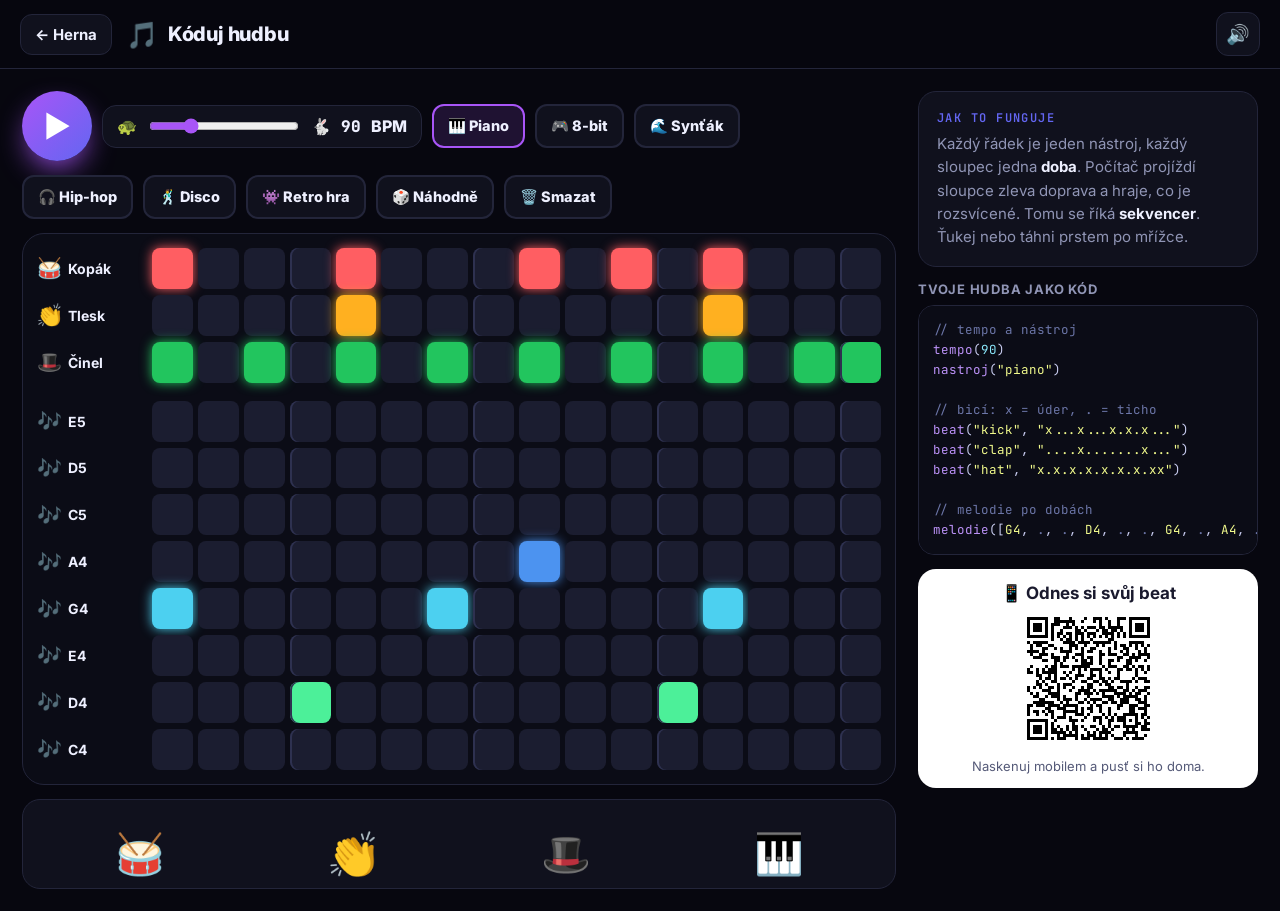
<file: hudba/index.html>
<!DOCTYPE html>
<html lang="cs">
<head>
<meta charset="utf-8">
<meta name="viewport" content="width=device-width, initial-scale=1">
<title>Kóduj hudbu – IT Herna</title>
<link rel="preconnect" href="https://fonts.googleapis.com">
<link href="https://fonts.googleapis.com/css2?family=Inter:wght@400;500;600;700;800;900&family=JetBrains+Mono:wght@400;600;700&display=swap" rel="stylesheet">
<link rel="stylesheet" href="../shared/common.css">
<style>
:root{--acc:#a855f7;--acc2:#6366f1}
body::before{background:radial-gradient(60vw 60vw at 5% -10%,rgba(168,85,247,.18),transparent 60%),radial-gradient(50vw 50vw at 105% 110%,rgba(99,102,241,.14),transparent 60%)}
.wrap{max-width:1320px;margin:0 auto;padding:22px;display:grid;grid-template-columns:1fr 340px;gap:22px;align-items:start}
.ctrl{display:flex;gap:10px;flex-wrap:wrap;align-items:center;margin-bottom:14px}
.play{width:70px;height:70px;border-radius:50%;border:0;font-size:30px;color:#fff;background:linear-gradient(135deg,var(--acc),var(--acc2));box-shadow:0 12px 30px -8px var(--acc)}
.play.on{animation:pulse .5s infinite alternate}
@keyframes pulse{to{box-shadow:0 0 0 10px rgba(168,85,247,.2),0 12px 30px -8px var(--acc)}}
.tempo{display:flex;align-items:center;gap:10px;background:var(--panel);border:1px solid var(--line);border-radius:14px;padding:10px 14px;font-weight:800}
.tempo input{accent-color:var(--acc);width:150px}
.chip{padding:11px 14px;border-radius:12px;border:2px solid var(--line);background:var(--panel);font-weight:800;font-size:14.5px}
.chip.sel{border-color:var(--acc);background:rgba(168,85,247,.15)}
.seq{background:#0b0c16;border:1px solid var(--line);border-radius:22px;padding:14px;display:flex;flex-direction:column;gap:6px;user-select:none;touch-action:none}
.row{display:grid;grid-template-columns:110px repeat(16,1fr);gap:5px;align-items:center}
.row .rl{font-weight:800;font-size:14px;display:flex;align-items:center;gap:6px;white-space:nowrap}
.row .rl span{font-size:20px}
.c{aspect-ratio:1/1;border-radius:8px;background:#1b1d30;cursor:pointer;transition:background .08s,transform .08s}
.c:nth-child(4n+2){margin-left:0}
.row .c:nth-of-type(4n+1){box-shadow:inset 2px 0 0 #2e3150}
.c.on{background:var(--rc);box-shadow:0 0 12px var(--rc)}
.c.ph{outline:2px solid #fff;outline-offset:-2px}
.c.on.ph{transform:scale(1.15)}
.sep{height:6px}
.mrow .c.on{background:var(--rc)}
.vis{display:flex;justify-content:space-around;align-items:flex-end;height:90px;margin-top:14px;background:var(--panel);border:1px solid var(--line);border-radius:18px;padding:10px;font-size:40px}
.vis span{transition:transform .08s}
.side{display:flex;flex-direction:column;gap:14px}
.code{background:#0b0c16;border:1px solid var(--line);border-radius:16px;padding:14px;font:12.5px/1.6 'JetBrains Mono',monospace;color:#c9cdf0;white-space:pre;overflow:auto;max-height:340px}
.code .kw{color:#bd93f9}.code .st{color:#f1fa8c}.code .nm{color:#8be9fd}.code .cm{color:#6c76a8}
.qr{background:#fff;border-radius:18px;padding:14px;display:flex;flex-direction:column;align-items:center;gap:8px;color:#1a1a2e;text-align:center}
.qr b{font-size:17px}.qr span{font-size:13px;color:#555a78}
.viewer{max-width:640px;margin:40px auto;text-align:center;padding:20px}
.viewer .play{width:120px;height:120px;font-size:50px}
@media (max-width:1000px){.wrap{grid-template-columns:1fr}.row{grid-template-columns:70px repeat(16,1fr)}.row .rl b{display:none}}
</style>
</head>
<body>
<div id="app"></div>
<script src="../shared/qrcode.js"></script>
<script src="../shared/common.js"></script>
<script>
const H = Herna, $ = H.$;
const viewer = location.hash.startsWith('#m-');
H.init({emoji:'🎵', title:'Kóduj hudbu', idle: !viewer});

const DR = [{e:'🥁', n:'Kopák', id:'kick', c:'#ff5e62'}, {e:'👏', n:'Tlesk', id:'clap', c:'#ffb020'}, {e:'🎩', n:'Činel', id:'hat', c:'#22c55e'}];
const NOTES = [{n:'E5', f:659.3}, {n:'D5', f:587.3}, {n:'C5', f:523.3}, {n:'A4', f:440}, {n:'G4', f:392}, {n:'E4', f:329.6}, {n:'D4', f:293.7}, {n:'C4', f:261.6}];
const INST = {piano:{l:'🎹 Piano', t:'triangle'}, bit:{l:'🎮 8-bit', t:'square'}, synth:{l:'🌊 Synťák', t:'sawtooth'}};
const ROWS = DR.length + NOTES.length;
let G = Array.from({length: ROWS}, () => new Array(16).fill(0)), bpm = 110, inst = 'piano', playing = false, step = 0, nextT = 0, timer = 0;

const PRESETS = {
  hiphop:{bpm:90, g:['x...x...x.x.x...', '....x.......x...', 'x.x.x.x.x.x.x.xx', '', '', '', '........x.......', 'x.....x.....x...', '', '...x.......x....', '']},
  disco:{bpm:122, g:['x...x...x...x...', '....x.......x...', '..x...x...x...x.', 'x.......x.......', '..x.......x.....', '....x.......x...', '......x.......x.', '', '', '', '']},
  retro:{bpm:140, g:['x.......x.......', '....x.......x...', 'x.x.x.x.x.x.x.x.', '', 'x...x.......x...', '..x.......x.....', '......x.x.......', '..............x.', 'x...............', '', '']}
};
function loadPreset(k){
  const p = PRESETS[k]; bpm = p.bpm;
  G = Array.from({length: ROWS}, (_, r) => [...(p.g[r] || '').padEnd(16, '.')].map(ch => ch === 'x' ? 1 : 0));
  render(); H.sfx('pop');
}
function randomize(){
  G = G.map((row, r) => row.map((_, i) => r === 0 ? (i % 4 === 0 || Math.random() < .1 ? 1 : 0) : r === 1 ? (i % 8 === 4 ? 1 : 0) : r === 2 ? (i % 2 === 0 ? 1 : 0) : Math.random() < .07 ? 1 : 0));
  render(); H.sfx('pop');
}

/* ---------- zvuky ---------- */
let noiseBuf = null;
function noise(a){ if (!noiseBuf){ noiseBuf = a.createBuffer(1, a.sampleRate, a.sampleRate); const d = noiseBuf.getChannelData(0); for (let i = 0; i < d.length; i++) d[i] = Math.random() * 2 - 1; } const s = a.createBufferSource(); s.buffer = noiseBuf; return s; }
function play(r, t){
  const a = H.ac(); if (!a || H.muted) return;
  const g = a.createGain(); g.connect(a.destination);
  if (r === 0){ const o = a.createOscillator(); o.frequency.setValueAtTime(160, t); o.frequency.exponentialRampToValueAtTime(40, t + .25); g.gain.setValueAtTime(.9, t); g.gain.exponentialRampToValueAtTime(.001, t + .35); o.connect(g); o.start(t); o.stop(t + .4); }
  else if (r === 1){ const n = noise(a), f = a.createBiquadFilter(); f.type = 'bandpass'; f.frequency.value = 1500; n.connect(f).connect(g); g.gain.setValueAtTime(.5, t); g.gain.exponentialRampToValueAtTime(.001, t + .18); n.start(t); n.stop(t + .2); }
  else if (r === 2){ const n = noise(a), f = a.createBiquadFilter(); f.type = 'highpass'; f.frequency.value = 7000; n.connect(f).connect(g); g.gain.setValueAtTime(.25, t); g.gain.exponentialRampToValueAtTime(.001, t + .05); n.start(t); n.stop(t + .07); }
  else {
    const o = a.createOscillator(), f = a.createBiquadFilter(), d = 60 / bpm / 4 * 1.8;
    o.type = INST[inst].t; o.frequency.value = NOTES[r - DR.length].f; f.type = 'lowpass'; f.frequency.value = inst === 'synth' ? 1800 : 5000;
    o.connect(f).connect(g); const v = inst === 'piano' ? .22 : .09;
    g.gain.setValueAtTime(.0001, t); g.gain.exponentialRampToValueAtTime(v, t + .01); g.gain.exponentialRampToValueAtTime(.001, t + d); o.start(t); o.stop(t + d + .05);
  }
}
function tick(){
  const a = H.ac(); if (!a) return;
  while (nextT < a.currentTime + .12){
    const s = step, when = nextT;
    for (let r = 0; r < ROWS; r++) if (G[r][s]) play(r, when);
    setTimeout(() => showStep(s), Math.max(0, (when - a.currentTime) * 1000));
    nextT += 60 / bpm / 4; step = (step + 1) % 16;
  }
}
function showStep(s){
  document.querySelectorAll('.c.ph').forEach(c => c.classList.remove('ph'));
  document.querySelectorAll(`.c[data-s="${s}"]`).forEach(c => c.classList.add('ph'));
  const v = $('#vis'); if (!v) return;
  [...v.children].forEach((sp, i) => {
    const hit = i < 3 ? G[i][s] : G.slice(3).some(r => r[s]);
    sp.style.transform = hit ? `translateY(-${i === 0 ? 30 : 20}px) scale(1.3)` : '';
  });
}
function toggle(){
  const a = H.ac(); if (!a) return;
  playing = !playing;
  if (playing){ step = 0; nextT = a.currentTime + .05; timer = setInterval(tick, 25); }
  else { clearInterval(timer); document.querySelectorAll('.c.ph').forEach(c => c.classList.remove('ph')); }
  document.querySelectorAll('.play').forEach(b => { b.classList.toggle('on', playing); b.textContent = playing ? '⏸' : '▶'; });
}

/* ---------- sdílení ---------- */
function enc(){ return '#m-' + bpm + '-' + Object.keys(INST).indexOf(inst) + '-' + G.map(r => parseInt(r.join(''), 2).toString(16).padStart(4, '0')).join(''); }
function dec(h){
  const [, b, i, g] = h.slice(1).split('-'); bpm = Math.min(180, Math.max(60, +b || 110)); inst = Object.keys(INST)[+i] || 'piano';
  G = Array.from({length: ROWS}, (_, r) => [...parseInt((g || '').slice(r * 4, r * 4 + 4) || '0', 16).toString(2).padStart(16, '0')].map(Number));
}

/* ---------- vykreslení ---------- */
function render(){
  if (viewer){ renderViewer(); return; }
  $('#app').innerHTML = `<div class="wrap"><div>
    <div class="ctrl">
      <button class="play ${playing ? 'on' : ''}" onclick="toggle()">${playing ? '⏸' : '▶'}</button>
      <div class="tempo">🐢 <input type="range" min="60" max="180" value="${bpm}" oninput="bpm=+this.value;$('#bv').textContent=bpm;code()"> 🐇 <span class="mono" id="bv">${bpm}</span> BPM</div>
      ${Object.entries(INST).map(([k, v]) => `<button class="chip ${inst === k ? 'sel' : ''}" onclick="inst='${k}';render()">${v.l}</button>`).join('')}
    </div>
    <div class="ctrl">${[['hiphop', '🎧 Hip-hop'], ['disco', '🕺 Disco'], ['retro', '👾 Retro hra']].map(([k, l]) => `<button class="chip" onclick="loadPreset('${k}')">${l}</button>`).join('')}<button class="chip" onclick="randomize()">🎲 Náhodně</button><button class="chip" onclick="G=G.map(r=>r.fill(0));render()">🗑️ Smazat</button></div>
    <div class="seq" id="seq">
      ${DR.map((d, r) => rowHtml(r, `<span>${d.e}</span><b>${d.n}</b>`, d.c)).join('')}
      <div class="sep"></div>
      ${NOTES.map((n, i) => rowHtml(DR.length + i, `<span>🎶</span><b>${n.n}</b>`, `hsl(${280 - i * 22},85%,62%)`)).join('')}
    </div>
    <div class="vis" id="vis"><span>🥁</span><span>👏</span><span>🎩</span><span>🎹</span></div>
  </div>
  <div class="side">
    <div class="panel"><div class="kicker">Jak to funguje</div><p class="info" style="margin:6px 0 0">Každý řádek je jeden nástroj, každý sloupec jedna <b>doba</b>. Počítač projíždí sloupce zleva doprava a hraje, co je rozsvícené. Tomu se říká <b>sekvencer</b>. Ťukej nebo táhni prstem po mřížce.</p></div>
    <div><div class="lbl">Tvoje hudba jako kód</div><div class="code" id="code"></div></div>
    <div class="qr"><b>📱 Odnes si svůj beat</b><div id="qr"></div><span>Naskenuj mobilem a pusť si ho doma.</span></div>
  </div></div>`;
  bindSeq(); code();
}
function rowHtml(r, label, col){ return `<div class="row ${r >= DR.length ? 'mrow' : ''}" style="--rc:${col}"><div class="rl">${label}</div>${G[r].map((v, s) => `<div class="c ${v ? 'on' : ''}" data-r="${r}" data-s="${s}"></div>`).join('')}</div>`; }
let paint = null;
function bindSeq(){
  const seq = $('#seq');
  const cellAt = e => { const el = document.elementFromPoint(e.clientX, e.clientY); return el && el.classList.contains('c') ? el : null; };
  const set = el => { const r = +el.dataset.r, s = +el.dataset.s; if (G[r][s] === paint) return; G[r][s] = paint; el.classList.toggle('on', !!paint); if (paint && !playing) play(r, H.ac().currentTime); code(); };
  seq.onpointerdown = e => { const el = cellAt(e); if (!el) return; paint = G[+el.dataset.r][+el.dataset.s] ? 0 : 1; set(el); seq.setPointerCapture(e.pointerId); };
  seq.onpointermove = e => { if (paint === null) return; const el = cellAt(e); if (el) set(el); };
  seq.onpointerup = seq.onpointercancel = () => paint = null;
}
function code(){
  const pat = r => G[r].map(v => v ? 'x' : '.').join('');
  const mel = []; for (let s = 0; s < 16; s++){ const n = NOTES.filter((_, i) => G[DR.length + i][s]).map(x => x.n); mel.push(n.length ? n.join('+') : '.'); }
  const el = $('#code'); if (!el) return;
  el.innerHTML = `<span class="cm">// tempo a nástroj</span>\n<span class="kw">tempo</span>(<span class="nm">${bpm}</span>)\n<span class="kw">nastroj</span>(<span class="st">"${inst}"</span>)\n\n<span class="cm">// bicí: x = úder, . = ticho</span>\n` +
    DR.map((d, r) => `<span class="kw">beat</span>(<span class="st">"${d.id}"</span>, <span class="st">"${pat(r)}"</span>)`).join('\n') +
    `\n\n<span class="cm">// melodie po dobách</span>\n<span class="kw">melodie</span>([${mel.map(m => m === '.' ? '<span class="cm">.</span>' : `<span class="st">${m}</span>`).join(', ')}])`;
  const q = $('#qr'); if (q){ clearTimeout(code.t); code.t = setTimeout(() => q.innerHTML = H.qr(H.base() + enc(), 170, 'M'), 250); }
}
function renderViewer(){
  $('#app').innerHTML = `<div class="viewer"><div class="kicker">Beat z IT Herny · 1. KŠPA Litoměřice</div><h1 style="font-size:40px;margin:10px 0 20px">🎵 Někdo ti složil beat!</h1>
    <button class="play" onclick="toggle()">▶</button><p class="info">${bpm} BPM · ${INST[inst].l}</p>
    <div class="vis" id="vis"><span>🥁</span><span>👏</span><span>🎩</span><span>🎹</span></div>
    <p style="margin-top:24px"><a class="btn-s" style="text-decoration:none;display:inline-block" href="${H.base()}">🎛️ Složit vlastní</a></p></div>`;
}
if (viewer) dec(location.hash); else loadPreset('hiphop');
render();
if (!viewer) H.speak('Ahoj! Slož si vlastní beat. Ťukej na mřížku a pusť to tlačítkem play.');
</script>
</body>
</html>
</file>
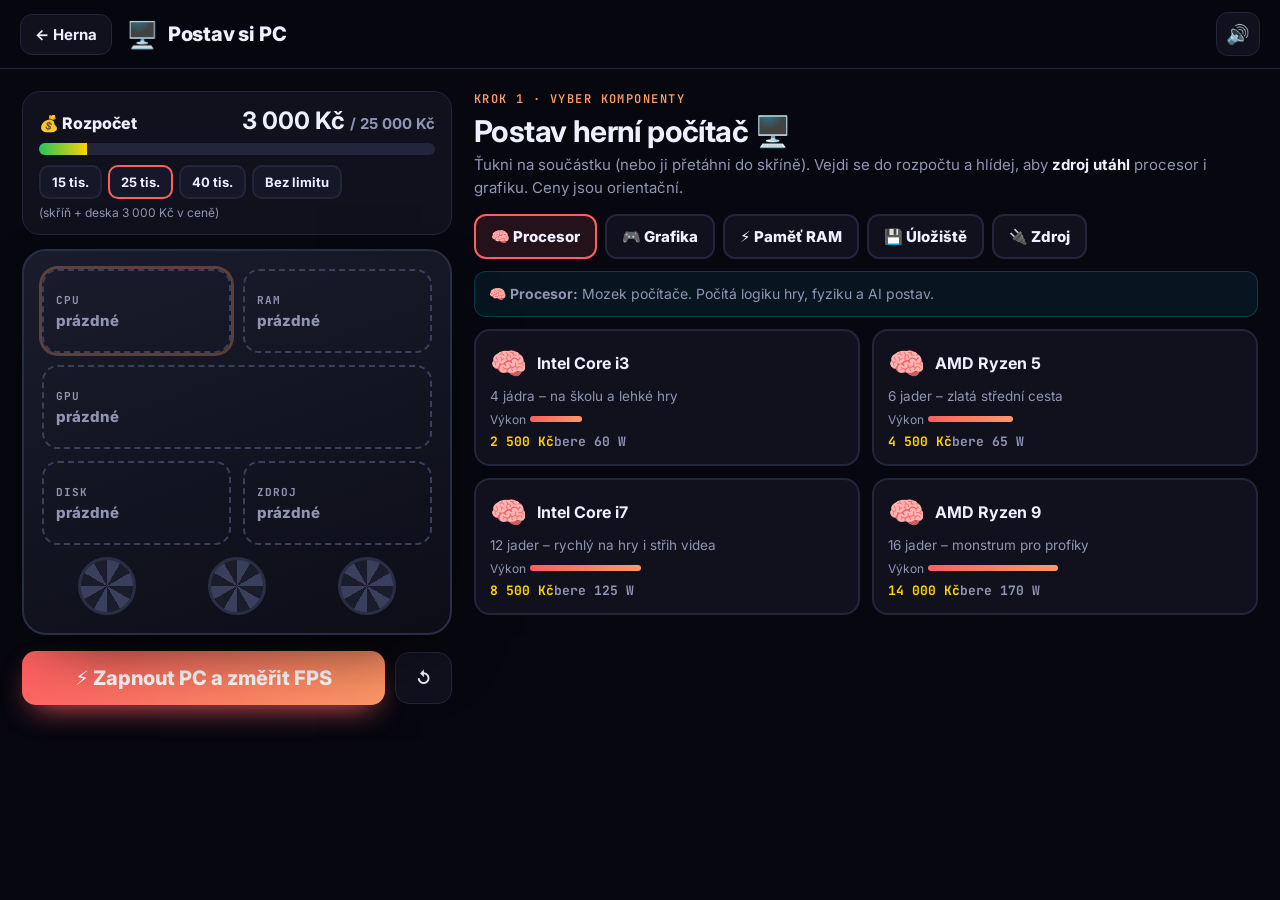
<file: pc/index.html>
<!DOCTYPE html>
<html lang="cs">
<head>
<meta charset="utf-8">
<meta name="viewport" content="width=device-width, initial-scale=1">
<title>Postav si PC – IT Herna</title>
<link rel="preconnect" href="https://fonts.googleapis.com">
<link href="https://fonts.googleapis.com/css2?family=Inter:wght@400;500;600;700;800;900&family=JetBrains+Mono:wght@400;600;700&display=swap" rel="stylesheet">
<link rel="stylesheet" href="../shared/common.css">
<style>
:root{--acc:#ff5e62;--acc2:#ff9966}
body::before{background:radial-gradient(60vw 60vw at 5% -10%,rgba(255,94,98,.14),transparent 60%),radial-gradient(50vw 50vw at 105% 110%,rgba(255,153,102,.12),transparent 60%)}
.wrap{max-width:1320px;margin:0 auto;padding:22px;display:grid;grid-template-columns:430px 1fr;gap:22px;align-items:start}
.budget{background:var(--panel);border:1px solid var(--line);border-radius:18px;padding:14px 16px;margin-bottom:14px}
.bh{display:flex;justify-content:space-between;align-items:baseline;font-weight:800}
.bh b{font-size:24px}
.bbar{height:12px;border-radius:99px;background:var(--line);overflow:hidden;margin-top:8px}
.bbar i{display:block;height:100%;background:linear-gradient(90deg,#22c55e,#ffd200);transition:width .4s,background .3s}
.bsel{display:flex;gap:6px;margin-top:10px;flex-wrap:wrap}
.bsel button{padding:7px 11px;border-radius:10px;border:2px solid var(--line);background:var(--panel2);font-weight:700;font-size:13px}
.bsel button.sel{border-color:var(--acc)}
.case{position:relative;border-radius:24px;background:linear-gradient(160deg,#1a1c2c,#0c0d17);border:2px solid #2a2e45;padding:18px;display:grid;grid-template-columns:1fr 1fr;grid-template-rows:auto auto auto auto;gap:12px;box-shadow:0 30px 70px -30px rgba(0,0,0,.9);overflow:hidden}
.case.on{border-color:transparent;box-shadow:0 0 0 3px #ff00d4,0 0 50px rgba(0,212,255,.45),0 30px 70px -30px rgba(0,0,0,.9);animation:rgb 3s linear infinite}
@keyframes rgb{0%{box-shadow:0 0 0 3px #ff00d4,0 0 50px rgba(255,0,212,.45)}33%{box-shadow:0 0 0 3px #00d4ff,0 0 50px rgba(0,212,255,.45)}66%{box-shadow:0 0 0 3px #22c55e,0 0 50px rgba(34,197,94,.45)}100%{box-shadow:0 0 0 3px #ff00d4,0 0 50px rgba(255,0,212,.45)}}
.slot{border:2px dashed #3a3f5c;border-radius:16px;padding:12px;min-height:84px;display:flex;flex-direction:column;justify-content:center;gap:4px;transition:.2s;cursor:pointer}
.slot .sl{font:700 11px 'JetBrains Mono',monospace;color:var(--mut);letter-spacing:.1em;text-transform:uppercase}
.slot .sv{font-weight:800;font-size:15px}
.slot .se{font-size:26px}
.slot.full{border-style:solid;border-color:var(--acc);background:rgba(255,94,98,.08);animation:hin .3s}
.slot.drop{border-color:#ffd200;background:rgba(255,210,0,.1)}
.slot.cur{box-shadow:0 0 0 3px rgba(255,153,102,.3)}
.s-cpu{grid-column:1}.s-ram{grid-column:2}.s-gpu{grid-column:1/3}.s-ssd{grid-column:1}.s-psu{grid-column:2}
.fans{grid-column:1/3;display:flex;justify-content:space-around}
.fan{width:58px;height:58px;border-radius:50%;border:3px solid #2a2e45;background:repeating-conic-gradient(#3a3f5c 0 30deg,#1a1c2c 30deg 60deg)}
.case.on .fan{animation:spin .35s linear infinite;border-color:#00d4ff}
@keyframes spin{to{transform:rotate(360deg)}}
.cats{display:flex;gap:8px;flex-wrap:wrap;margin-bottom:12px}
.cats button{padding:11px 15px;border-radius:12px;border:2px solid var(--line);background:var(--panel);font-weight:800;font-size:15px}
.cats button.sel{border-color:var(--acc);background:rgba(255,94,98,.12)}
.cats button.ok::after{content:' ✓';color:var(--ok)}
.opts{display:grid;grid-template-columns:repeat(2,1fr);gap:12px}
.opt{text-align:left;padding:14px;border-radius:16px;border:2px solid var(--line);background:var(--panel);display:flex;flex-direction:column;gap:6px;transition:.15s;animation:hin .3s both}
.opt:hover{border-color:#5a5f80;transform:translateY(-2px)}
.opt.sel{border-color:var(--acc);background:rgba(255,94,98,.1)}
.opt .oh{display:flex;align-items:center;gap:10px}
.opt .oe{font-size:30px}
.opt b{font-size:16px}
.opt .od{font-size:13.5px;color:var(--mut);line-height:1.4}
.opt .of{display:flex;justify-content:space-between;font:700 13px 'JetBrains Mono',monospace}
.opt .price{color:#ffd200}
.opt .pw{color:var(--mut)}
.stat{display:flex;gap:4px;align-items:center;font-size:12px;color:var(--mut)}
.stat i{display:block;height:6px;border-radius:9px;background:linear-gradient(90deg,var(--acc),var(--acc2))}
.boot{margin-top:16px;display:flex;gap:10px;align-items:center;flex-wrap:wrap}
.warn{padding:12px 14px;border-radius:12px;font-weight:700;background:rgba(255,94,98,.12);border:1px solid rgba(255,94,98,.5)}
.bench{display:flex;flex-direction:column;gap:12px;margin-top:16px}
.game{background:var(--panel);border:1px solid var(--line);border-radius:16px;padding:14px 16px}
.game .gh{display:flex;justify-content:space-between;align-items:baseline;font-weight:800;font-size:17px}
.game .fps{font:900 30px 'JetBrains Mono',monospace}
.game .gb{height:14px;border-radius:99px;background:var(--line);overflow:hidden;margin-top:8px}
.game .gb i{display:block;height:100%;width:0;transition:width 1.4s cubic-bezier(.2,.8,.2,1)}
.game small{color:var(--mut);font-weight:700}
.lead{list-style:none;margin:0;padding:0;display:flex;flex-direction:column;gap:6px}
.lead li{display:flex;gap:10px;padding:10px 12px;border-radius:12px;background:var(--panel2);font-weight:700}
.lead li small{margin-left:auto;color:var(--mut)}
@media (max-width:980px){.wrap{grid-template-columns:1fr}.opts{grid-template-columns:1fr}}
</style>
</head>
<body>
<div class="wrap">
  <div>
    <div class="budget">
      <div class="bh"><span>💰 Rozpočet</span><b id="spent">0 Kč</b></div>
      <div class="bbar"><i id="bb"></i></div>
      <div class="bsel" id="bsel"></div>
    </div>
    <div class="case" id="case"></div>
    <div class="boot"><button class="btn-p" id="bootBtn" onclick="boot()" style="font-size:20px;flex:1">⚡ Zapnout PC a změřit FPS</button><button class="btn-s" onclick="reset()">↺</button></div>
    <div id="bootMsg" style="margin-top:12px"></div>
  </div>
  <div>
    <div class="kicker">Krok 1 · vyber komponenty</div>
    <h2 style="margin:6px 0 4px;font-size:30px;letter-spacing:-.02em">Postav herní počítač 🖥️</h2>
    <p class="info" style="margin:0 0 14px">Ťukni na součástku (nebo ji přetáhni do skříně). Vejdi se do rozpočtu a hlídej, aby <b>zdroj utáhl</b> procesor i grafiku. Ceny jsou orientační.</p>
    <div class="cats" id="cats"></div>
    <div class="opts" id="opts"></div>
    <div class="bench" id="bench"></div>
  </div>
</div>

<script src="../shared/common.js"></script>
<script>
const H = Herna, $ = H.$;
H.init({emoji:'🖥️', title:'Postav si PC'});

const BASE = 3000; // skříň + základní deska + chlazení
const CATS = {
  cpu:{l:'Procesor', e:'🧠', slot:'CPU', tip:'Mozek počítače. Počítá logiku hry, fyziku a AI postav.', o:[
    {n:'Intel Core i3', d:'4 jádra – na školu a lehké hry', p:2500, w:60, s:40},
    {n:'AMD Ryzen 5', d:'6 jader – zlatá střední cesta', p:4500, w:65, s:65},
    {n:'Intel Core i7', d:'12 jader – rychlý na hry i střih videa', p:8500, w:125, s:85},
    {n:'AMD Ryzen 9', d:'16 jader – monstrum pro profíky', p:14000, w:170, s:100}]},
  gpu:{l:'Grafika', e:'🎮', slot:'GPU', tip:'Kreslí obraz. Pro hry je ze všeho nejdůležitější.', o:[
    {n:'Integrovaná', d:'Grafika v procesoru – zdarma, ale slabá', p:0, w:0, s:10},
    {n:'GTX 1650', d:'Starší levná karta na esport hry', p:4000, w:75, s:35},
    {n:'RTX 5060', d:'Moderní karta pro většinu her', p:8500, w:145, s:62},
    {n:'RTX 5070', d:'Silná karta na náročné hry', p:15000, w:250, s:82},
    {n:'RTX 5090', d:'Nejvýkonnější karta na trhu', p:55000, w:575, s:100}]},
  ram:{l:'Paměť RAM', e:'⚡', slot:'RAM', tip:'Krátkodobá paměť. Když jí je málo, hra se zasekává.', o:[
    {n:'8 GB', d:'Na hry už málo', p:600, w:5, s:.72},
    {n:'16 GB', d:'Dnešní standard', p:1200, w:6, s:.95},
    {n:'32 GB', d:'S rezervou na roky', p:2400, w:8, s:1},
    {n:'64 GB', d:'Na střih videa a 3D', p:5000, w:10, s:1}]},
  ssd:{l:'Úložiště', e:'💾', slot:'Disk', tip:'Dlouhodobá paměť. Rychlý disk = rychlé načítání.', o:[
    {n:'HDD 1 TB', d:'Klasický točící se disk – pomalý', p:1000, w:8, s:45},
    {n:'SSD 500 GB', d:'Rychlý, ale malý', p:900, w:4, s:16},
    {n:'NVMe 1 TB', d:'Super rychlý a dost místa', p:1800, w:5, s:8},
    {n:'NVMe 2 TB', d:'Rychlý a obrovský', p:3500, w:6, s:7}]},
  psu:{l:'Zdroj', e:'🔌', slot:'Zdroj', tip:'Napájí všechno. Slabý zdroj = počítač nenaběhne!', o:[
    {n:'400 W', d:'Na slabší sestavy', p:1000, w:400, s:0},
    {n:'650 W', d:'Na většinu herních PC', p:1800, w:650, s:0},
    {n:'850 W', d:'Na silné grafiky', p:3000, w:850, s:0},
    {n:'1200 W', d:'Na úplná monstra', p:5500, w:1200, s:0}]}
};
const KEYS = Object.keys(CATS);
let pick = {}, cat = 'cpu', budget = 25000, booted = false;

function spent(){ return BASE + KEYS.reduce((a, k) => a + (pick[k] != null ? CATS[k].o[pick[k]].p : 0), 0); }
function draw(){ return 80 + ['cpu', 'gpu', 'ram', 'ssd'].reduce((a, k) => a + (pick[k] != null ? CATS[k].o[pick[k]].w : 0), 0); }
const kc = n => n.toLocaleString('cs-CZ') + ' Kč';

function renderBudget(){
  const s = spent(), over = budget && s > budget;
  $('#spent').innerHTML = `${kc(s)} <span style="font-size:15px;color:var(--mut)">/ ${budget ? kc(budget) : '∞'}</span>`;
  $('#bb').style.width = (budget ? Math.min(100, s / budget * 100) : 30) + '%';
  $('#bb').style.background = over ? 'var(--bad)' : 'linear-gradient(90deg,#22c55e,#ffd200)';
  $('#bsel').innerHTML = [15000, 25000, 40000, 0].map(b => `<button class="${budget === b ? 'sel' : ''}" onclick="budget=${b};renderAll()">${b ? (b / 1000) + ' tis.' : 'Bez limitu'}</button>`).join('') + `<span style="font-size:12px;color:var(--mut);align-self:center">(skříň + deska ${kc(BASE)} v ceně)</span>`;
}
function renderCase(){
  const slot = k => { const c = CATS[k], o = pick[k] != null ? c.o[pick[k]] : null;
    return `<div class="slot s-${k} ${o ? 'full' : ''} ${cat === k ? 'cur' : ''}" data-k="${k}" onclick="cat='${k}';renderAll()" ondragover="event.preventDefault();this.classList.add('drop')" ondragleave="this.classList.remove('drop')" ondrop="dropOn(event,'${k}')">
      <span class="sl">${c.slot}</span>${o ? `<span class="sv"><span class="se">${c.e}</span> ${o.n}</span>` : `<span class="sv" style="color:var(--mut)">prázdné</span>`}</div>`; };
  $('#case').innerHTML = slot('cpu') + slot('ram') + slot('gpu') + slot('ssd') + slot('psu') + `<div class="fans"><div class="fan"></div><div class="fan"></div><div class="fan"></div></div>`;
  $('#case').classList.toggle('on', booted);
}
function renderCats(){ $('#cats').innerHTML = KEYS.map(k => `<button class="${k === cat ? 'sel' : ''} ${pick[k] != null ? 'ok' : ''}" onclick="cat='${k}';renderAll()">${CATS[k].e} ${CATS[k].l}</button>`).join(''); }
function renderOpts(){
  const c = CATS[cat], maxS = Math.max(...c.o.map(o => o.s));
  $('#opts').innerHTML = `<div class="tip" style="grid-column:1/-1">${c.e} <b>${c.l}:</b> ${c.tip}</div>` + c.o.map((o, i) => `
    <button class="opt ${pick[cat] === i ? 'sel' : ''}" draggable="true" ondragstart="event.dataTransfer.setData('text','${cat}:${i}')" onclick="choose('${cat}',${i})" style="animation-delay:${i * .04}s">
      <div class="oh"><span class="oe">${c.e}</span><b>${o.n}</b></div>
      <div class="od">${o.d}</div>
      ${cat === 'psu' ? '' : `<div class="stat">${cat === 'ssd' ? 'Rychlost' : 'Výkon'} <i style="width:${cat === 'ssd' ? (1 - o.s / 50) * 120 + 10 : o.s / maxS * 130}px"></i></div>`}
      <div class="of"><span class="price">${o.p ? kc(o.p) : 'zdarma'}</span><span class="pw">${cat === 'psu' ? 'dodá ' + o.w + ' W' : o.w ? 'bere ' + o.w + ' W' : ''}</span></div>
    </button>`).join('');
}
function renderAll(){ renderBudget(); renderCase(); renderCats(); renderOpts(); }
function choose(k, i){
  pick[k] = i; booted = false; H.sfx('pop'); $('#bench').innerHTML = ''; $('#bootMsg').innerHTML = '';
  const next = KEYS.find(x => pick[x] == null); if (next) cat = next;
  renderAll();
}
function dropOn(e, k){ e.preventDefault(); const [c, i] = e.dataTransfer.getData('text').split(':'); document.querySelectorAll('.drop').forEach(x => x.classList.remove('drop')); if (c === k) choose(k, +i); else H.toast(`Tahle součástka do slotu ${CATS[k].slot} nepatří 🙃`); }
function reset(){ pick = {}; cat = 'cpu'; booted = false; $('#bench').innerHTML = ''; $('#bootMsg').innerHTML = ''; renderAll(); }

const GAMES = [
  {n:'⛏️ Minecraft', cw:.6, gw:.4, base:420},
  {n:'🏝️ Fortnite', cw:.35, gw:.65, base:260},
  {n:'🌃 Cyberpunk 2077', cw:.2, gw:.8, base:150}
];
const rate = f => f < 30 ? ['😵 Trhá se', 'var(--bad)'] : f < 60 ? ['🙂 Hratelné', 'var(--warn)'] : f < 144 ? ['😎 Plynulé', 'var(--ok)'] : ['🚀 Esport level', '#00d4ff'];
async function boot(){
  const miss = KEYS.filter(k => pick[k] == null);
  if (miss.length){ H.sfx('bad'); $('#bootMsg').innerHTML = `<div class="warn">🧩 Chybí ti: ${miss.map(k => CATS[k].e + ' ' + CATS[k].l).join(', ')}</div>`; cat = miss[0]; renderAll(); return; }
  if (budget && spent() > budget){ H.sfx('bad'); $('#bootMsg').innerHTML = `<div class="warn">💸 Přetáhl jsi rozpočet o ${kc(spent() - budget)}. Vyber něco levnějšího.</div>`; return; }
  const need = Math.ceil(draw() * 1.2), psu = CATS.psu.o[pick.psu].w;
  if (psu < need){ H.sfx('bad'); H.speak('Ups, zdroj to neutáhl!'); $('#case').animate([{transform:'translateX(-8px)'},{transform:'translateX(8px)'},{transform:'translateX(0)'}], {duration:300, iterations:2});
    $('#bootMsg').innerHTML = `<div class="warn">💥 Bzzzt! Počítač se vypnul. Komponenty berou asi <b>${draw()} W</b> a se 20% rezervou potřebuješ zdroj aspoň <b>${need} W</b>. Tvůj má jen ${psu} W.</div>`; return; }
  booted = true; renderCase(); H.sfx('win'); $('#bootMsg').innerHTML = `<div class="tip">✅ Počítač naběhl! Spotřeba ~${draw()} W, zdroj ${psu} W. Měřím FPS…</div>`;
  const cpu = CATS.cpu.o[pick.cpu].s, gpu = CATS.gpu.o[pick.gpu].s, ram = CATS.ram.o[pick.ram].s, load = CATS.ssd.o[pick.ssd].s;
  const res = GAMES.map(g => Math.round(g.base * (g.cw * cpu + g.gw * gpu) / 100 * ram));
  const total = res.reduce((a, b) => a + b, 0);
  $('#bench').innerHTML = `<div class="kicker">Krok 2 · benchmark</div>` + GAMES.map((g, i) => `<div class="game"><div class="gh"><span>${g.n}</span><span class="fps" id="f${i}">0</span></div><div class="gb"><i id="g${i}"></i></div><small id="r${i}">měřím…</small></div>`).join('')
    + `<div class="game"><div class="gh"><span>⏳ Načtení hry</span><span class="fps">${load} s</span></div><small>${load > 30 ? '🐌 Pomalý HDD, dej si mezitím svačinu' : load > 10 ? '🙂 Docela svižné' : '⚡ Bleskové, díky NVMe disku'}</small></div>
      <div class="panel"><div class="lbl">Zapiš sestavu do žebříčku (${total} FPS celkem)</div><div style="display:flex;gap:10px"><input class="txt" id="nm" maxlength="16" placeholder="Tvoje přezdívka"><button class="btn-p" onclick="saveLead(${total})">Uložit</button></div></div>
      <div class="panel"><div class="lbl">🏆 Nejrychlejší sestavy dne</div><ol class="lead" id="ld"></ol></div>`;
  showLead();
  for (let i = 0; i < GAMES.length; i++){
    await new Promise(r => setTimeout(r, 350));
    const f = res[i], [t, col] = rate(f), el = $('#f' + i);
    $('#g' + i).style.width = Math.min(100, f / 240 * 100) + '%'; $('#g' + i).style.background = col;
    const t1 = performance.now();
    await new Promise(r => { const st = () => { const k = Math.min(1, (performance.now() - t1) / 1200); el.textContent = Math.round(f * k); if (k < 1) requestAnimationFrame(st); else r(); }; st(); });
    $('#r' + i).innerHTML = `<span style="color:${col}">${t}</span>`; H.tone(500 + i * 200, 0, .1, 'triangle', .08);
  }
  H.speak(`Hotovo! Ve Fortnite máš ${res[1]} snímků za sekundu.`);
  if (res[2] >= 60) H.confetti(innerWidth / 2, innerHeight / 3, 120);
}
function lead(){ try { const d = new Date().toDateString(); return JSON.parse(localStorage.getItem('herna-pc') || '[]').filter(x => new Date(x.t).toDateString() === d); } catch(e){ return []; } }
function saveLead(total){
  const n = $('#nm').value.trim() || 'Anonym', parts = `${CATS.cpu.o[pick.cpu].n} + ${CATS.gpu.o[pick.gpu].n}`;
  try { const a = JSON.parse(localStorage.getItem('herna-pc') || '[]'); a.push({n, f: total, p: parts, c: spent(), t: Date.now()}); localStorage.setItem('herna-pc', JSON.stringify(a.slice(-200))); } catch(e){}
  H.sfx('ding'); $('#nm').disabled = true; showLead();
}
function showLead(){
  const a = lead().sort((x, y) => y.f - x.f).slice(0, 8);
  $('#ld').innerHTML = a.length ? a.map((x, i) => `<li>${['🥇','🥈','🥉'][i] || (i + 1) + '.'} ${H.esc(x.n)}<small>${x.f} FPS · ${H.esc(x.p)} · ${kc(x.c)}</small></li>`).join('') : '<li style="color:var(--mut)">Zatím nikdo, buď první!</li>';
}
renderAll();
H.speak('Ahoj! Postav si herní počítač za daný rozpočet.');
</script>
</body>
</html>
</file>
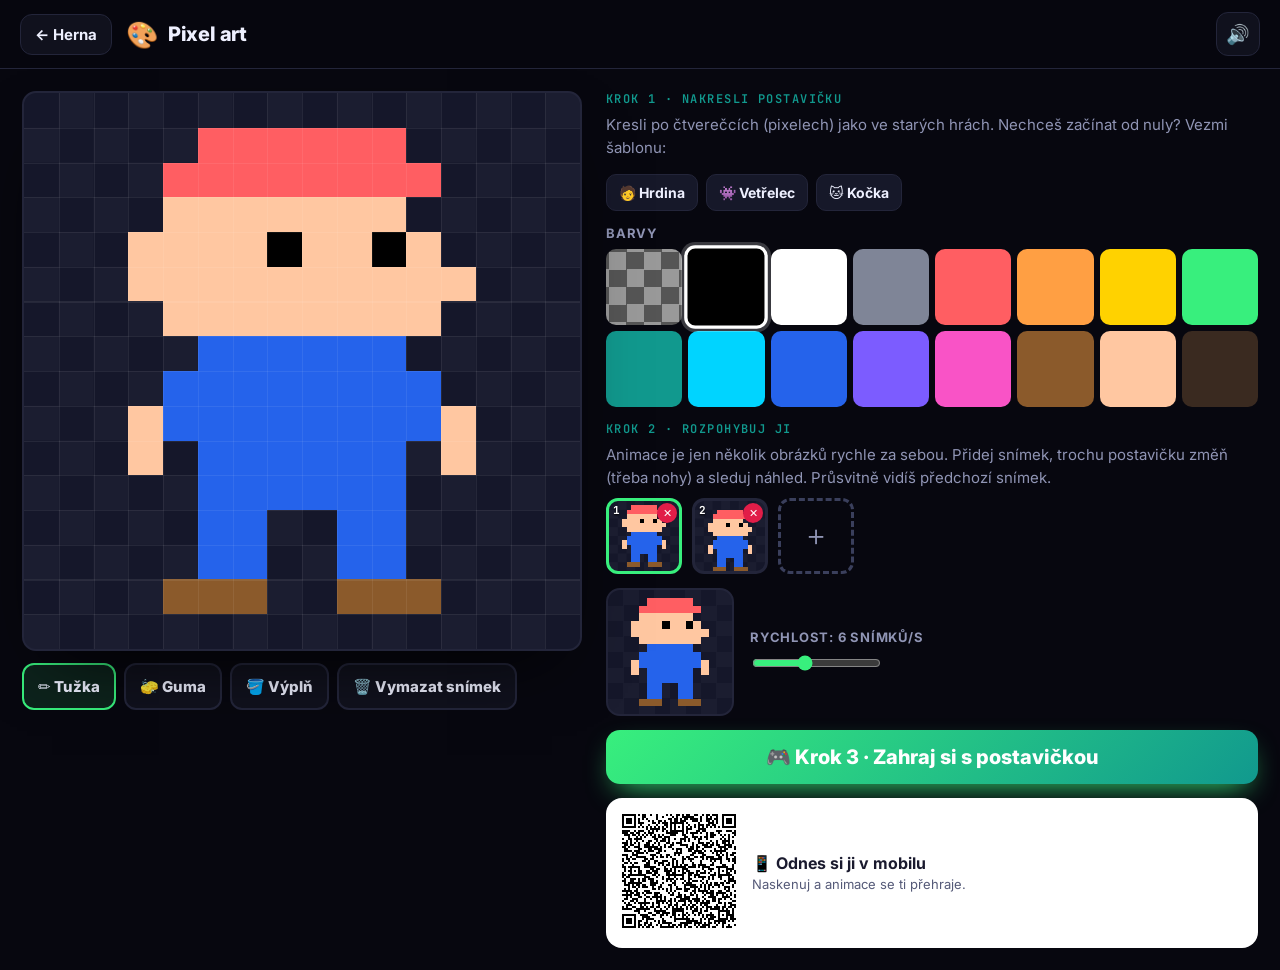
<file: pixel/index.html>
<!DOCTYPE html>
<html lang="cs">
<head>
<meta charset="utf-8">
<meta name="viewport" content="width=device-width, initial-scale=1">
<title>Pixel art – IT Herna</title>
<link rel="preconnect" href="https://fonts.googleapis.com">
<link href="https://fonts.googleapis.com/css2?family=Inter:wght@400;500;600;700;800;900&family=JetBrains+Mono:wght@400;600;700&family=Press+Start+2P&display=swap" rel="stylesheet">
<link rel="stylesheet" href="../shared/common.css">
<style>
:root{--acc:#38ef7d;--acc2:#11998e}
body::before{background:radial-gradient(60vw 60vw at 5% -10%,rgba(56,239,125,.14),transparent 60%),radial-gradient(50vw 50vw at 105% 110%,rgba(17,153,142,.14),transparent 60%)}
.wrap{max-width:1320px;margin:0 auto;padding:22px;display:grid;grid-template-columns:auto 1fr;gap:24px;align-items:start}
.canvasbox{position:relative;width:min(72vh,560px);aspect-ratio:1/1;border-radius:14px;overflow:hidden;background:repeating-conic-gradient(#1b1d30 0 25%,#15172a 0 50%) 0 0/12.5% 12.5%;border:2px solid var(--line);touch-action:none;box-shadow:0 30px 70px -30px rgba(0,0,0,.9)}
.canvasbox canvas{width:100%;height:100%;image-rendering:pixelated;display:block}
.tools{display:flex;gap:8px;margin-top:12px;flex-wrap:wrap}
.tools button{padding:12px 14px;border-radius:12px;border:2px solid var(--line);background:var(--panel);font-weight:800;font-size:15px}
.tools button.sel{border-color:var(--acc);background:rgba(56,239,125,.12)}
.side{display:flex;flex-direction:column;gap:14px;min-width:0}
.pal{display:grid;grid-template-columns:repeat(8,1fr);gap:6px}
.pal button{aspect-ratio:1/1;border-radius:10px;border:3px solid transparent;padding:0}
.pal button.sel{border-color:#fff;transform:scale(1.1);box-shadow:0 0 0 3px rgba(255,255,255,.2)}
.pal .tr{background:repeating-conic-gradient(#555 0 25%,#999 0 50%) 0 0/50% 50%}
.frames{display:flex;gap:10px;flex-wrap:wrap;align-items:center}
.fr{position:relative;width:76px;height:76px;border-radius:12px;border:3px solid var(--line);background:repeating-conic-gradient(#1b1d30 0 25%,#15172a 0 50%) 0 0/25% 25%;cursor:pointer;overflow:hidden}
.fr canvas{width:100%;height:100%;image-rendering:pixelated}
.fr.sel{border-color:var(--acc)}
.fr .num{position:absolute;left:4px;top:2px;font:700 11px 'JetBrains Mono',monospace;color:#fff;text-shadow:0 1px 2px #000}
.fr .del{position:absolute;right:2px;top:2px;width:20px;height:20px;border-radius:50%;background:#e11d48;color:#fff;font-size:11px;display:grid;place-items:center;border:0}
.addf{width:76px;height:76px;border-radius:12px;border:3px dashed #3a3f5c;background:transparent;font-size:28px;color:var(--mut)}
.prev{display:flex;gap:16px;align-items:center}
.prev canvas{width:128px;height:128px;image-rendering:pixelated;border-radius:14px;background:repeating-conic-gradient(#1b1d30 0 25%,#15172a 0 50%) 0 0/25% 25%;border:2px solid var(--line)}
.prev input{accent-color:var(--acc)}
.tpl{display:flex;gap:8px;flex-wrap:wrap}
.tpl button{padding:9px 12px;border-radius:10px;border:1px solid var(--line);background:var(--panel2);font-weight:700;font-size:14px}
.qr{background:#fff;border-radius:16px;padding:12px;display:flex;gap:12px;align-items:center;color:#1a1a2e}
.qr b{display:block;font-size:16px}.qr span{font-size:13px;color:#555a78}
/* hra */
#game{position:fixed;inset:0;z-index:60;background:#05060c;display:none;flex-direction:column;align-items:center;justify-content:center;gap:12px;padding:16px}
#game.on{display:flex}
#gc{width:min(96vw,900px);aspect-ratio:16/10;image-rendering:pixelated;border-radius:16px;border:3px solid #2a2e45;background:#0b0c16}
.ghud{display:flex;gap:24px;font:16px 'Press Start 2P',monospace;color:#fff}
.pad{display:grid;grid-template-columns:repeat(3,64px);grid-template-rows:repeat(2,64px);gap:6px}
.pad button{border-radius:14px;border:2px solid var(--line);background:var(--panel);font-size:26px;touch-action:none}
.viewer{max-width:520px;margin:40px auto;text-align:center;padding:20px}
.viewer canvas{width:256px;height:256px;image-rendering:pixelated;border-radius:18px;background:repeating-conic-gradient(#1b1d30 0 25%,#15172a 0 50%) 0 0/25% 25%;border:2px solid var(--line)}
@media (max-width:1000px){.wrap{grid-template-columns:1fr}.canvasbox{width:min(92vw,560px);margin:0 auto}}
</style>
</head>
<body>
<div id="app"></div>
<div id="game">
  <div class="ghud"><span>⭐ <b id="gs">0</b></span><span>⏱ <b id="gt">30</b></span></div>
  <canvas id="gc" width="320" height="200"></canvas>
  <div style="display:flex;gap:20px;align-items:center">
    <div class="pad"><span></span><button data-k="up">⬆️</button><span></span><button data-k="left">⬅️</button><button data-k="down">⬇️</button><button data-k="right">➡️</button></div>
    <div style="color:var(--mut);max-width:260px;line-height:1.5">Sbírej ⭐ a vyhýbej se 💣!<br>Ovládání šipkami nebo tlačítky.</div>
    <button class="btn-s" onclick="endGame(true)">✕ Konec</button>
  </div>
</div>
<script src="../shared/qrcode.js"></script>
<script src="../shared/common.js"></script>
<script>
const H = Herna, $ = H.$;
const viewer = location.hash.startsWith('#p-');
H.init({emoji:'🎨', title:'Pixel art', idle: !viewer});

const N = 16;
const PAL = ['', '#000000', '#ffffff', '#7f8597', '#ff5e62', '#ff9f43', '#ffd200', '#38ef7d', '#11998e', '#00d4ff', '#2563eb', '#7c5cff', '#f953c6', '#8b5a2b', '#ffc7a1', '#3a2a20'];
let frames = [new Array(N * N).fill(0)], cur = 0, color = 1, tool = 'pen', fps = 6, drawing = false;

const TPL = {
  hero:['................','.....444444.....','....44444444....','....eeeeeee.....','...eeee1ee1e....','...eeeeeeeeee...','....eeeeeeee....','.....aaaaaa.....','....aaaaaaaa....','...eaaaaaaaae...','...e.aaaaaa.e...','.....aaaaaa.....','.....aa..aa.....','.....aa..aa.....','....ddd..ddd....','................'],
  alien:['................','....b......b....','.....b....b.....','....bbbbbbbb....','...bb1bbbb1bb...','..bbbbbbbbbbbb..','..b.bbbbbbbb.b..','..b.b......b.b..','.....bb..bb.....','................','................','................','................','................','................','................'],
  cat:['................','...3........3...','..333......333..','..3333333333333.','..333333333333..','..33733333373 3.','..333333333333..','..33333cc33333..','...3333333333...','....33333333....','...3333333333...','...3333333333...','...33.3333.33...','...33......33...','................','................']
};
const TCH = {'.':0, '1':1, '2':2, '3':3, '4':4, '5':5, '6':6, '7':7, 'a':10, 'b':7, 'c':12, 'd':13, 'e':14};
function loadTpl(k){
  const base = TPL[k].join('').replace(/ /g, '.').slice(0, 256).padEnd(256, '.');
  const f1 = [...base].map(ch => TCH[ch] ?? 0);
  const f2 = f1.slice(); // druhý snímek: posun o 1 pixel dolů (jednoduchá animace „poskoku“)
  for (let i = 255; i >= N; i--) f2[i] = f1[i - N]; for (let i = 0; i < N; i++) f2[i] = 0;
  frames = [f1, f2]; cur = 0; render(); H.sfx('pop');
}

/* ---------- kreslení na canvas ---------- */
function paintFrame(ctx, f, size, onion){
  ctx.clearRect(0, 0, size, size); const px = size / N;
  if (onion){ ctx.globalAlpha = .22; onion.forEach((c, i) => { if (c){ ctx.fillStyle = PAL[c]; ctx.fillRect(i % N * px, Math.floor(i / N) * px, px, px); } }); ctx.globalAlpha = 1; }
  f.forEach((c, i) => { if (c){ ctx.fillStyle = PAL[c]; ctx.fillRect(i % N * px, Math.floor(i / N) * px, px, px); } });
}
function drawMain(){
  const cv = $('#cv'); if (!cv) return; const ctx = cv.getContext('2d');
  paintFrame(ctx, frames[cur], 512, cur > 0 ? frames[cur - 1] : null);
  ctx.strokeStyle = 'rgba(255,255,255,.07)'; ctx.lineWidth = 1;
  for (let i = 1; i < N; i++){ ctx.beginPath(); ctx.moveTo(i * 32 + .5, 0); ctx.lineTo(i * 32 + .5, 512); ctx.moveTo(0, i * 32 + .5); ctx.lineTo(512, i * 32 + .5); ctx.stroke(); }
}
function drawThumbs(){ frames.forEach((f, i) => { const c = $('#th' + i); if (c) paintFrame(c.getContext('2d'), f, 32); }); }
function idxAt(e){ const r = $('#cv').getBoundingClientRect(); const x = Math.floor((e.clientX - r.left) / r.width * N), y = Math.floor((e.clientY - r.top) / r.height * N); return x < 0 || y < 0 || x >= N || y >= N ? -1 : y * N + x; }
function apply(i){
  if (i < 0) return; const f = frames[cur];
  if (tool === 'fill'){ const from = f[i], to = color; if (from === to) return; const st = [i]; while (st.length){ const j = st.pop(); if (f[j] !== from) continue; f[j] = to; const x = j % N, y = Math.floor(j / N); if (x > 0) st.push(j - 1); if (x < N - 1) st.push(j + 1); if (y > 0) st.push(j - N); if (y < N - 1) st.push(j + N); } H.sfx('pop'); }
  else { const v = tool === 'erase' ? 0 : color; if (f[i] === v) return; f[i] = v; }
  drawMain(); drawThumbs(); qrLater();
}

/* ---------- sdílení: RLE do odkazu ---------- */
function enc(){ return '#p-' + fps + '-' + frames.map(f => { let s = '', i = 0; while (i < f.length){ let r = 1; while (i + r < f.length && f[i + r] === f[i] && r < 35) r++; s += f[i].toString(16) + r.toString(36); i += r; } return s; }).join('-'); }
function dec(h){
  const parts = h.slice(1).split('-'); fps = Math.min(12, Math.max(2, +parts[1] || 6));
  frames = parts.slice(2).filter(Boolean).slice(0, 4).map(s => { const f = []; for (let i = 0; i + 1 < s.length; i += 2){ const c = parseInt(s[i], 16), r = parseInt(s[i + 1], 36); for (let k = 0; k < r; k++) f.push(c); } return f.slice(0, 256).concat(new Array(Math.max(0, 256 - f.length)).fill(0)); });
  if (!frames.length) frames = [new Array(256).fill(0)];
}
let qrT; function qrLater(){ clearTimeout(qrT); qrT = setTimeout(() => { const q = $('#qr'); if (q) q.innerHTML = H.qr(H.base() + enc(), 150, 'L'); }, 400); }

/* ---------- animace náhledu ---------- */
let aIdx = 0, aLast = 0;
function animLoop(t){
  if (t - aLast > 1000 / fps){ aLast = t; aIdx = (aIdx + 1) % frames.length; const p = $('#pv'); if (p) paintFrame(p.getContext('2d'), frames[aIdx], 64); }
  requestAnimationFrame(animLoop);
}

function render(){
  if (viewer){ renderViewer(); return; }
  $('#app').innerHTML = `<div class="wrap"><div>
    <div class="canvasbox"><canvas id="cv" width="512" height="512"></canvas></div>
    <div class="tools">
      ${[['pen', '✏️ Tužka'], ['erase', '🧽 Guma'], ['fill', '🪣 Výplň']].map(([k, l]) => `<button class="${tool === k ? 'sel' : ''}" onclick="tool='${k}';render()">${l}</button>`).join('')}
      <button onclick="frames[cur].fill(0);drawMain();drawThumbs()">🗑️ Vymazat snímek</button>
    </div>
  </div>
  <div class="side">
    <div><div class="kicker">Krok 1 · nakresli postavičku</div><p class="info" style="margin:6px 0 0">Kresli po čtverečcích (pixelech) jako ve starých hrách. Nechceš začínat od nuly? Vezmi šablonu:</p></div>
    <div class="tpl"><button onclick="loadTpl('hero')">🧑 Hrdina</button><button onclick="loadTpl('alien')">👾 Vetřelec</button><button onclick="loadTpl('cat')">🐱 Kočka</button></div>
    <div><div class="lbl">Barvy</div><div class="pal">${PAL.map((c, i) => `<button class="${i === color ? 'sel' : ''} ${i ? '' : 'tr'}" style="${i ? 'background:' + c : ''}" onclick="color=${i};tool=${i ? "tool==='erase'?'pen':tool" : "'erase'"};render()"></button>`).join('')}</div></div>
    <div><div class="kicker">Krok 2 · rozpohybuj ji</div><p class="info" style="margin:6px 0 8px">Animace je jen několik obrázků rychle za sebou. Přidej snímek, trochu postavičku změň (třeba nohy) a sleduj náhled. Průsvitně vidíš předchozí snímek.</p>
      <div class="frames">${frames.map((_, i) => `<div class="fr ${i === cur ? 'sel' : ''}" onclick="cur=${i};render()"><canvas id="th${i}" width="32" height="32"></canvas><span class="num">${i + 1}</span>${frames.length > 1 ? `<button class="del" onclick="event.stopPropagation();frames.splice(${i},1);cur=Math.min(cur,frames.length-1);render()">✕</button>` : ''}</div>`).join('')}
      ${frames.length < 4 ? `<button class="addf" onclick="frames.splice(cur+1,0,frames[cur].slice());cur++;render();H.sfx('pop')" title="Kopie aktuálního snímku">＋</button>` : ''}</div></div>
    <div class="prev"><canvas id="pv" width="64" height="64"></canvas><div><div class="lbl">Rychlost: <span id="fv">${fps}</span> snímků/s</div><input type="range" min="2" max="12" value="${fps}" oninput="fps=+this.value;$('#fv').textContent=fps;qrLater()"></div></div>
    <button class="btn-p" style="font-size:20px" onclick="startGame()">🎮 Krok 3 · Zahraj si s postavičkou</button>
    <div class="qr"><div id="qr"></div><div><b>📱 Odnes si ji v mobilu</b><span>Naskenuj a animace se ti přehraje.</span></div></div>
  </div></div>`;
  drawMain(); drawThumbs(); qrLater();
  const cv = $('#cv');
  cv.onpointerdown = e => { drawing = true; cv.setPointerCapture(e.pointerId); apply(idxAt(e)); };
  cv.onpointermove = e => { if (drawing && tool !== 'fill') apply(idxAt(e)); };
  cv.onpointerup = cv.onpointercancel = () => drawing = false;
}
function renderViewer(){
  $('#app').innerHTML = `<div class="viewer"><div class="kicker">Pixel art z IT Herny · 1. KŠPA Litoměřice</div><h1 style="font-size:36px;margin:10px 0 20px">🎨 Postavička pro tebe!</h1>
    <canvas id="pv" width="64" height="64"></canvas><p class="info">${frames.length} snímky · ${fps} snímků/s</p>
    <p style="margin-top:20px"><a class="btn-s" style="text-decoration:none;display:inline-block" href="${H.base()}">🖌️ Nakreslit vlastní</a></p></div>`;
}

/* ---------- mini hra ---------- */
let G = null; const keys = {};
addEventListener('keydown', e => { const k = {ArrowUp:'up', ArrowDown:'down', ArrowLeft:'left', ArrowRight:'right', w:'up', s:'down', a:'left', d:'right'}[e.key]; if (k && G){ keys[k] = true; e.preventDefault(); } });
addEventListener('keyup', e => { const k = {ArrowUp:'up', ArrowDown:'down', ArrowLeft:'left', ArrowRight:'right', w:'up', s:'down', a:'left', d:'right'}[e.key]; if (k) keys[k] = false; });
document.querySelectorAll('.pad button').forEach(b => { b.onpointerdown = e => { e.preventDefault(); keys[b.dataset.k] = true; }; b.onpointerup = b.onpointerleave = b.onpointercancel = () => keys[b.dataset.k] = false; });
function sprites(){ return frames.map(f => { const c = document.createElement('canvas'); c.width = c.height = N; paintFrame(c.getContext('2d'), f, N); return c; }); }
function startGame(){
  if (!frames.some(f => f.some(Boolean))){ H.toast('Nejdřív něco nakresli 🙂'); return; }
  $('#game').classList.add('on'); H.pauseIdle && H.pauseIdle();
  G = {x: 150, y: 90, face: 1, sp: sprites(), fi: 0, ft: 0, score: 0, end: performance.now() + 30000, stars: [], bombs: [], last: performance.now()};
  for (let i = 0; i < 4; i++) G.stars.push(spawn()); for (let i = 0; i < 3; i++) G.bombs.push({...spawn(), vx: (Math.random() - .5) * 1.6, vy: (Math.random() - .5) * 1.6});
  H.sfx('win'); requestAnimationFrame(gloop);
}
const spawn = () => ({x: 20 + Math.random() * 280, y: 20 + Math.random() * 160});
function gloop(t){
  if (!G) return;
  const ctx = $('#gc').getContext('2d'), dt = Math.min(40, t - G.last) / 16; G.last = t;
  let mx = (keys.right ? 1 : 0) - (keys.left ? 1 : 0), my = (keys.down ? 1 : 0) - (keys.up ? 1 : 0);
  const moving = mx || my; G.x = Math.max(0, Math.min(320 - 32, G.x + mx * 2.4 * dt)); G.y = Math.max(0, Math.min(200 - 32, G.y + my * 2.4 * dt)); if (mx) G.face = mx;
  if (moving && t - G.ft > 1000 / fps){ G.ft = t; G.fi = (G.fi + 1) % G.sp.length; }
  ctx.fillStyle = '#0f1424'; ctx.fillRect(0, 0, 320, 200);
  ctx.fillStyle = '#141b30'; for (let x = 0; x < 320; x += 20) for (let y = 0; y < 200; y += 20) if ((x + y) % 40 === 0) ctx.fillRect(x, y, 20, 20);
  ctx.font = '14px serif'; ctx.textAlign = 'center'; ctx.textBaseline = 'middle';
  G.stars.forEach((s, i) => { ctx.fillText('⭐', s.x, s.y + Math.sin(t / 200 + i) * 2); if (Math.hypot(s.x - G.x - 16, s.y - G.y - 16) < 18){ G.score++; G.stars[i] = spawn(); H.tone(880 + G.score * 20, 0, .08, 'square', .05); } });
  G.bombs.forEach(b => { b.x += b.vx * dt; b.y += b.vy * dt; if (b.x < 8 || b.x > 312) b.vx *= -1; if (b.y < 8 || b.y > 192) b.vy *= -1; ctx.fillText('💣', b.x, b.y); if (Math.hypot(b.x - G.x - 16, b.y - G.y - 16) < 16){ G.score = Math.max(0, G.score - 2); Object.assign(b, spawn()); H.sfx('bad'); } });
  ctx.save(); ctx.imageSmoothingEnabled = false; ctx.translate(G.x + 16, G.y + 16); ctx.scale(G.face < 0 ? -1 : 1, 1); ctx.drawImage(G.sp[G.fi], -16, -16, 32, 32); ctx.restore();
  const left = Math.max(0, Math.ceil((G.end - t) / 1000));
  $('#gs').textContent = G.score; $('#gt').textContent = left;
  if (left <= 0) return endGame(false);
  requestAnimationFrame(gloop);
}
function endGame(quit){
  if (!G) return; const sc = G.score; G = null; $('#game').classList.remove('on'); H.resumeIdle && H.resumeIdle();
  if (!quit){ H.sfx('win'); H.confetti(innerWidth / 2, innerHeight / 3, 120); H.toast(`🎮 Konec hry! Nasbíral jsi ${sc} ⭐`, 4000); H.speak(`Nasbíral jsi ${sc} hvězd!`); }
}

if (viewer) dec(location.hash); else loadTpl('hero');
render(); requestAnimationFrame(animLoop);
if (!viewer) H.speak('Ahoj! Nakresli si postavičku a rozpohybuj ji.');
</script>
</body>
</html>
</file>
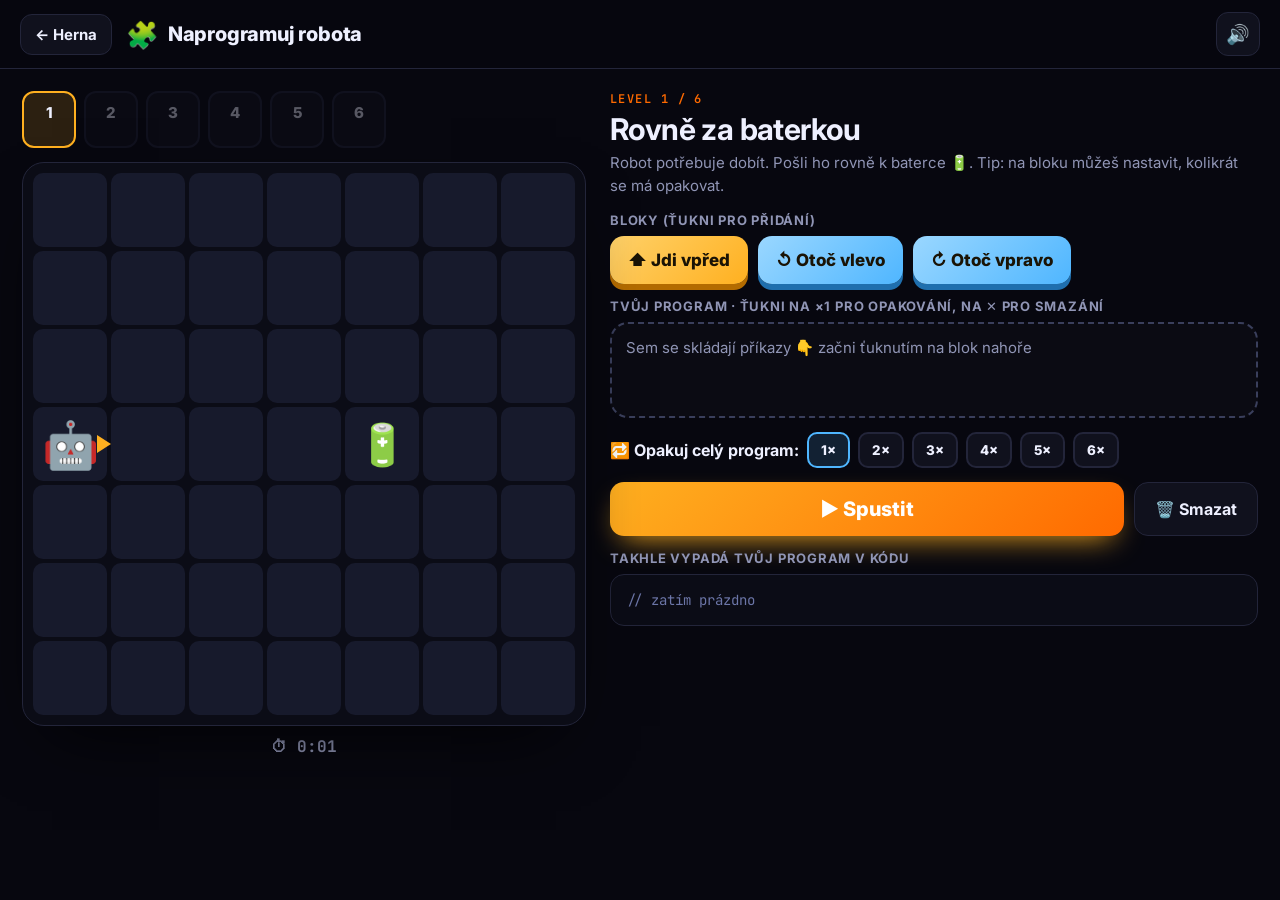
<file: robot/index.html>
<!DOCTYPE html>
<html lang="cs">
<head>
<meta charset="utf-8">
<meta name="viewport" content="width=device-width, initial-scale=1">
<title>Naprogramuj robota – IT Herna</title>
<link rel="preconnect" href="https://fonts.googleapis.com">
<link href="https://fonts.googleapis.com/css2?family=Inter:wght@400;500;600;700;800;900&family=JetBrains+Mono:wght@400;600;700&display=swap" rel="stylesheet">
<link rel="stylesheet" href="../shared/common.css">
<style>
:root{--acc:#ffb020;--acc2:#ff6a00}
body::before{background:radial-gradient(60vw 60vw at 5% -10%,rgba(255,176,32,.14),transparent 60%),radial-gradient(50vw 50vw at 105% 110%,rgba(255,106,0,.12),transparent 60%)}
.wrap{max-width:1300px;margin:0 auto;padding:22px;display:grid;grid-template-columns:auto 1fr;gap:24px;align-items:start}
.lv{display:flex;gap:8px;flex-wrap:wrap;margin-bottom:14px}
.lv button{min-width:54px;padding:10px 12px;border-radius:12px;border:2px solid var(--line);background:var(--panel);font-weight:800;font-size:15px}
.lv button.cur{border-color:var(--acc);background:rgba(255,176,32,.15)}
.lv button:disabled{opacity:.35;cursor:default}
.lv button small{display:block;font-size:11px;color:var(--warn)}
.board{position:relative;display:grid;grid-template-columns:repeat(7,var(--cs));grid-template-rows:repeat(7,var(--cs));gap:4px;padding:10px;border-radius:22px;background:#0b0c16;border:1px solid var(--line);--cs:min(9.2vh,74px);box-shadow:0 30px 70px -30px rgba(0,0,0,.9)}
.cell{border-radius:10px;background:#171a2c;display:grid;place-items:center;font-size:calc(var(--cs)*.55)}
.cell.w{background:linear-gradient(145deg,#3a2a20,#2a1d16);box-shadow:inset 0 -4px 0 rgba(0,0,0,.35)}
.cell.w::after{content:'🧱';font-size:calc(var(--cs)*.5)}
.cell.trail{background:#2b2440}
.cell.g{animation:glow 1.4s ease-in-out infinite}
@keyframes glow{50%{background:#3a3010}}
.bot{position:absolute;left:0;top:0;width:var(--cs);height:var(--cs);display:grid;place-items:center;transition:transform .28s cubic-bezier(.3,.7,.4,1);z-index:2;pointer-events:none}
.bot span{font-size:calc(var(--cs)*.62);transition:transform .28s;display:block}
.bot i{position:absolute;width:0;height:0;border-left:9px solid transparent;border-right:9px solid transparent;border-bottom:14px solid var(--acc);top:-4px;left:50%;margin-left:-9px;transform-origin:50% calc(var(--cs)/2 + 4px);transition:transform .28s}
.bot.crash span{animation:shake .4s}
@keyframes shake{20%,60%{transform:translateX(-7px) rotate(-8deg)}40%,80%{transform:translateX(7px) rotate(8deg)}}
.side{display:flex;flex-direction:column;gap:14px;min-width:0}
.goalt h2{margin:4px 0 4px;font-size:30px;letter-spacing:-.02em}
.pal{display:flex;gap:10px;flex-wrap:wrap}
.pal button{padding:14px 18px;border-radius:14px;border:0;font-weight:800;font-size:17px;color:#1a1305;background:linear-gradient(135deg,#ffd26a,#ffb020);box-shadow:0 6px 0 #b36b00;transition:transform .08s}
.pal button:active{transform:translateY(4px);box-shadow:0 2px 0 #b36b00}
.pal button.t{background:linear-gradient(135deg,#9ad7ff,#4fb6ff);box-shadow:0 6px 0 #1f6fae}
.prog{min-height:96px;display:flex;flex-wrap:wrap;gap:10px;align-content:flex-start;padding:14px;border-radius:18px;border:2px dashed #3a3f5c;background:rgba(255,255,255,.02)}
.prog .empty{color:var(--mut);font-size:15px;align-self:center}
.blk{position:relative;display:flex;align-items:center;gap:6px;padding:12px 14px;border-radius:12px;font-weight:800;font-size:16px;color:#1a1305;background:linear-gradient(135deg,#ffd26a,#ffb020);box-shadow:0 4px 0 #b36b00;cursor:pointer;animation:hin .2s;user-select:none}
.blk.t{background:linear-gradient(135deg,#9ad7ff,#4fb6ff);box-shadow:0 4px 0 #1f6fae}
.blk.run{outline:4px solid #fff;outline-offset:2px}
.blk .x{display:inline-grid;place-items:center;min-width:34px;height:28px;padding:0 6px;border-radius:8px;background:rgba(0,0,0,.25);color:#fff;font-size:14px}
.blk .del{position:absolute;top:-8px;right:-8px;width:22px;height:22px;border-radius:50%;background:#e11d48;color:#fff;font-size:12px;display:grid;place-items:center}
.loop{display:flex;align-items:center;gap:8px;flex-wrap:wrap;font-weight:700}
.loop button{padding:8px 12px;border-radius:10px;border:2px solid var(--line);background:var(--panel);font-weight:800}
.loop button.sel{border-color:#4fb6ff;background:rgba(79,182,255,.15)}
.runrow{display:flex;gap:10px}
.code{background:#0b0c16;border:1px solid var(--line);border-radius:14px;padding:14px 16px;font:14px/1.6 'JetBrains Mono',monospace;color:#c9cdf0;white-space:pre;overflow:auto;max-height:220px}
.code .kw{color:#bd93f9}.code .fn{color:#ffb020}.code .nm{color:#8be9fd}.code .cm{color:#6c76a8}
.msg{padding:14px 16px;border-radius:14px;font-weight:700;font-size:16px;line-height:1.45;display:none}
.msg.on{display:block;animation:hin .3s}
.msg.ok{background:rgba(34,197,94,.12);border:1px solid rgba(34,197,94,.5)}
.msg.no{background:rgba(255,94,98,.12);border:1px solid rgba(255,94,98,.5)}
.stars{font-size:34px;letter-spacing:4px}
.lead{list-style:none;margin:0;padding:0;display:flex;flex-direction:column;gap:6px}
.lead li{display:flex;gap:10px;padding:10px 12px;border-radius:12px;background:var(--panel2);font-weight:700}
.lead li small{margin-left:auto;color:var(--mut)}
@media (max-width:980px){.wrap{grid-template-columns:1fr}.board{--cs:min(11vw,64px);margin:0 auto}}
</style>
</head>
<body>
<div class="wrap">
  <div>
    <div class="lv" id="lv"></div>
    <div class="board" id="board"></div>
    <div class="timer mono" id="timer" style="margin-top:10px;color:var(--mut);font-weight:700;text-align:center">⏱ 0:00</div>
  </div>
  <div class="side" id="side"></div>
</div>

<script src="../shared/common.js"></script>
<script>
const H = Herna, $ = H.$;
H.init({emoji:'🧩', title:'Naprogramuj robota'});

// > v < ^ = start a směr, G = cíl, # = zeď
const LEVELS = [
  {t:'Rovně za baterkou', d:'Robot potřebuje dobít. Pošli ho rovně k baterce 🔋. Tip: na bloku můžeš nastavit, kolikrát se má opakovat.', par:1,
   m:['.......','.......','.......','>...G..','.......','.......','.......']},
  {t:'První zatáčka', d:'Teď musí robot zahnout. Pozor, otočení ho neposune, jen natočí.', par:3,
   m:['.......','.....G.','.......','..##...','.......','.>.....','.......']},
  {t:'Schody', d:'Schody se opakují pořád dokola… Zkus naprogramovat jeden schod a nastavit „Opakuj celý program“.', par:4,
   m:['......G','......#','.....#.','....#..','...#...','..#....','^#.....']},
  {t:'Had', d:'Delší cesta s více zatáčkami. Dokážeš to bez nárazu?', par:9,
   m:['>.....#','#####.#','......#','.######','......G','#######','#######']},
  {t:'Velký had', d:'Tohle je dlouhé! Najdi část, která se opakuje, a použij smyčku.', par:8,
   m:['>......','######.','.......','.######','.......','######.','G......']},
  {t:'Bludiště', d:'Finále! Najdi cestu bludištěm. Zvládneš to na co nejméně bloků?', par:11,
   m:['v.#....','..#.##.','.##.#G.','....##.','###....','#######','#######']}
];
const DIRS = [[0,1],[1,0],[0,-1],[-1,0]]; // E S W N
const DCH = {'>':0, 'v':1, '<':2, '^':3};
const ROT = d => d * 90;
let L = 0, prog = [], loopN = 1, running = false, stars = [], t0 = 0, tInt = 0, best = 0;
let bot = null;

function parse(l){
  const m = LEVELS[l].m; let s, g; const walls = new Set();
  m.forEach((row, r) => [...row].forEach((ch, c) => { if (ch === '#') walls.add(r + ',' + c); if (ch === 'G') g = [r, c]; if (ch in DCH) s = [r, c, DCH[ch]]; }));
  return {s, g, walls};
}
function renderBoard(){
  const P = parse(L);
  $('#board').innerHTML = LEVELS[L].m.map((row, r) => [...row].map((ch, c) => `<div class="cell ${ch === '#' ? 'w' : ''} ${ch === 'G' ? 'g' : ''}" id="c${r}_${c}">${ch === 'G' ? '🔋' : ''}</div>`).join('')).join('') + `<div class="bot" id="bot"><i id="bdir"></i><span>🤖</span></div>`;
  bot = {r: P.s[0], c: P.s[1], d: P.s[2]}; place(true);
}
function place(instant){
  const b = $('#bot'), cell = $(`#c${bot.r}_${bot.c}`);
  if (!b || !cell) return;
  if (instant) b.style.transition = 'none';
  b.style.transform = `translate(${cell.offsetLeft}px,${cell.offsetTop}px)`;
  $('#bdir').style.transform = `rotate(${ROT(bot.d) + 90}deg)`;
  if (instant) requestAnimationFrame(() => b.style.transition = '');
}
function renderLv(){
  $('#lv').innerHTML = LEVELS.map((l, i) => `<button class="${i === L ? 'cur' : ''}" ${i > stars.length ? 'disabled' : ''} onclick="load(${i})">${i + 1}<small>${stars[i] ? '⭐'.repeat(stars[i]) : '&nbsp;'}</small></button>`).join('');
}
function renderSide(){
  const lv = LEVELS[L];
  $('#side').innerHTML = `
    <div class="goalt"><div class="kicker">Level ${L + 1} / ${LEVELS.length}</div><h2>${lv.t}</h2><p class="info" style="margin:0">${lv.d}</p></div>
    <div><div class="lbl">Bloky (ťukni pro přidání)</div><div class="pal">
      <button onclick="add('F')">⬆️ Jdi vpřed</button><button class="t" onclick="add('L')">↺ Otoč vlevo</button><button class="t" onclick="add('R')">↻ Otoč vpravo</button>
    </div></div>
    <div><div class="lbl">Tvůj program · ťukni na ×1 pro opakování, na ✕ pro smazání</div><div class="prog" id="prog"></div></div>
    <div class="loop">🔁 Opakuj celý program: ${[1,2,3,4,5,6].map(n => `<button class="${loopN === n ? 'sel' : ''}" onclick="setLoop(${n})">${n}×</button>`).join('')}</div>
    <div class="runrow"><button class="btn-p" id="runBtn" onclick="run()" style="flex:1;font-size:20px">▶️ Spustit</button><button class="btn-s" onclick="clearProg()">🗑️ Smazat</button></div>
    <div class="msg" id="msg"></div>
    <div><div class="lbl">Takhle vypadá tvůj program v kódu</div><div class="code" id="code"></div></div>`;
  renderProg();
}
const NAMES = {F:'⬆️ Vpřed', L:'↺ Vlevo', R:'↻ Vpravo'};
function renderProg(){
  $('#prog').innerHTML = prog.length ? prog.map((b, i) => `<div class="blk ${b.k !== 'F' ? 't' : ''}" id="b${i}">${NAMES[b.k]}<span class="x" onclick="rep(${i},event)">×${b.n}</span><span class="del" onclick="del(${i},event)">✕</span></div>`).join('') : '<span class="empty">Sem se skládají příkazy 👇 začni ťuknutím na blok nahoře</span>';
  const fn = {F:'vpred', L:'otocVlevo', R:'otocVpravo'};
  const lines = prog.map(b => `<span class="fn">${fn[b.k]}</span>(${b.k === 'F' ? `<span class="nm">${b.n}</span>` : b.n > 1 ? `<span class="nm">${b.n}</span>` : ''});`);
  $('#code').innerHTML = !prog.length ? '<span class="cm">// zatím prázdno</span>' : loopN > 1
    ? `<span class="kw">for</span> (<span class="kw">let</span> i = <span class="nm">0</span>; i < <span class="nm">${loopN}</span>; i++) {\n${lines.map(l => '  ' + l).join('\n')}\n}`
    : lines.join('\n');
}
function add(k){
  if (running) return; if (prog.length >= 14){ H.toast('Maximum je 14 bloků 🙂'); return; }
  const last = prog[prog.length - 1];
  if (last && last.k === k && k === 'F' && last.n < 9){ last.n++; } else prog.push({k, n: 1});
  H.sfx('pop'); renderProg(); hideMsg();
}
function rep(i, e){ e.stopPropagation(); if (running) return; prog[i].n = prog[i].n % 9 + 1; H.sfx('blip'); renderProg(); }
function del(i, e){ e.stopPropagation(); if (running) return; prog.splice(i, 1); H.sfx('click'); renderProg(); }
function clearProg(){ if (running) return; prog = []; renderProg(); resetBot(); hideMsg(); }
function setLoop(n){ if (running) return; loopN = n; renderSide(); }
function hideMsg(){ const m = $('#msg'); if (m) m.className = 'msg'; }
function msg(t, ok){ const m = $('#msg'); m.className = 'msg on ' + (ok ? 'ok' : 'no'); m.innerHTML = t; }
function resetBot(){ document.querySelectorAll('.trail').forEach(c => c.classList.remove('trail')); const P = parse(L); bot = {r: P.s[0], c: P.s[1], d: P.s[2]}; place(true); $('#bot').classList.remove('crash'); }

async function run(){
  if (running || !prog.length) return;
  running = true; $('#runBtn').disabled = true; hideMsg(); resetBot(); H.sfx('whoosh');
  await new Promise(r => setTimeout(r, 300));
  const P = parse(L), wait = ms => new Promise(r => setTimeout(r, ms));
  let result = 'end';
  outer: for (let loop = 0; loop < loopN; loop++){
    for (let i = 0; i < prog.length; i++){
      const b = prog[i]; document.querySelectorAll('.blk.run').forEach(x => x.classList.remove('run')); $('#b' + i)?.classList.add('run');
      for (let k = 0; k < b.n; k++){
        if (b.k === 'F'){
          const nr = bot.r + DIRS[bot.d][0], nc = bot.c + DIRS[bot.d][1];
          if (nr < 0 || nc < 0 || nr > 6 || nc > 6 || P.walls.has(nr + ',' + nc)){ result = 'crash'; break outer; }
          $(`#c${bot.r}_${bot.c}`).classList.add('trail'); bot.r = nr; bot.c = nc; H.tone(500, 0, .05, 'triangle', .05);
        } else { bot.d = (bot.d + (b.k === 'R' ? 1 : 3)) % 4; H.tone(700, 0, .04, 'sine', .04); }
        place(); await wait(300);
        if (bot.r === P.g[0] && bot.c === P.g[1]){ result = 'win'; break outer; }
      }
    }
  }
  document.querySelectorAll('.blk.run').forEach(x => x.classList.remove('run'));
  if (result === 'win'){
    const n = prog.length, par = LEVELS[L].par, st = n <= par ? 3 : n <= par + 2 ? 2 : 1;
    stars[L] = Math.max(stars[L] || 0, st); H.sfx('win'); H.confettiAt($('#board'), 90);
    msg(`<div class="stars">${'⭐'.repeat(st)}${'☆'.repeat(3 - st)}</div>Robot je u baterky! Použil jsi <b>${n}</b> ${n === 1 ? 'blok' : n < 5 ? 'bloky' : 'bloků'} (nejlepší řešení má ${par}).${st < 3 ? ' Zkus to kratší, pro 3 hvězdy.' : ''}<br><button class="btn-p" style="margin-top:10px" onclick="${L < LEVELS.length - 1 ? `load(${L + 1})` : 'finish()'}">${L < LEVELS.length - 1 ? 'Další level →' : '🏁 Dokončit'}</button>`, true);
    H.speak(st === 3 ? 'Perfektní! Tři hvězdy.' : 'Super, robot je v cíli!');
    renderLv();
  } else if (result === 'crash'){
    $('#bot').classList.add('crash'); H.sfx('bad');
    msg('💥 Au! Robot narazil do zdi. Podívej se, kde se to pokazilo, oprav program a zkus to znovu. <b>Chyby jsou normální</b>, programátoři jim říkají „bugy“ 🐛', false);
  } else {
    H.sfx('bad'); msg('🤔 Program doběhl, ale robot není u baterky. Přidej další příkazy.', false);
  }
  running = false; $('#runBtn').disabled = false;
}
function load(i){
  if (running) return; L = i; prog = []; loopN = 1; renderLv(); renderBoard(); renderSide();
  if (!t0){ t0 = Date.now(); tInt = setInterval(() => { const s = Math.floor((Date.now() - t0) / 1000); $('#timer').textContent = '⏱ ' + Math.floor(s / 60) + ':' + String(s % 60).padStart(2, '0'); }, 500); }
}
function lead(){ try { const d = new Date().toDateString(); return JSON.parse(localStorage.getItem('herna-robot') || '[]').filter(x => new Date(x.t).toDateString() === d); } catch(e){ return []; } }
function finish(){
  clearInterval(tInt); const secs = Math.floor((Date.now() - t0) / 1000), total = stars.reduce((a, b) => a + (b || 0), 0);
  H.confetti(innerWidth / 2, innerHeight / 3, 160); H.speak('Gratuluju, jsi programátor!');
  $('#side').innerHTML = `<div class="goalt"><div class="kicker">Hotovo!</div><h2>Jsi programátor! 🏆</h2>
    <p class="info">Všech ${LEVELS.length} levelů za <b>${Math.floor(secs / 60)}:${String(secs % 60).padStart(2, '0')}</b> a <b>${total} ⭐</b> z ${LEVELS.length * 3}. Právě jsi použil <b>příkazy</b>, <b>parametry</b> a <b>smyčky</b>, základ každého programovacího jazyka.</p></div>
    <div class="panel"><div class="lbl">Zapiš se do žebříčku dne</div><div style="display:flex;gap:10px"><input class="txt" id="nm" maxlength="16" placeholder="Tvoje přezdívka"><button class="btn-p" onclick="saveLead(${secs},${total})">Uložit</button></div></div>
    <div class="panel"><div class="lbl">🏆 Žebříček dne</div><ol class="lead" id="ld"></ol></div>
    <div style="display:flex;gap:10px"><a class="btn-p" href="../" style="text-decoration:none">← Zpět do herny</a><button class="btn-s" onclick="location.reload()">Hrát znovu ↺</button></div>`;
  showLead();
}
function saveLead(secs, total){
  const n = $('#nm').value.trim() || 'Anonym';
  try { const a = JSON.parse(localStorage.getItem('herna-robot') || '[]'); a.push({n, s: secs, st: total, t: Date.now()}); localStorage.setItem('herna-robot', JSON.stringify(a.slice(-200))); } catch(e){}
  H.sfx('ding'); $('#nm').disabled = true; showLead();
}
function showLead(){
  const a = lead().sort((x, y) => y.st - x.st || x.s - y.s).slice(0, 8);
  $('#ld').innerHTML = a.length ? a.map((x, i) => `<li>${['🥇','🥈','🥉'][i] || (i + 1) + '.'} ${H.esc(x.n)}<small>${x.st} ⭐ · ${Math.floor(x.s / 60)}:${String(x.s % 60).padStart(2, '0')}</small></li>`).join('') : '<li style="color:var(--mut)">Zatím nikdo, buď první!</li>';
}
addEventListener('resize', () => place(true));
load(0);
H.speak('Ahoj! Naprogramuj robota, ať dojde k baterce.');
</script>
</body>
</html>
</file>
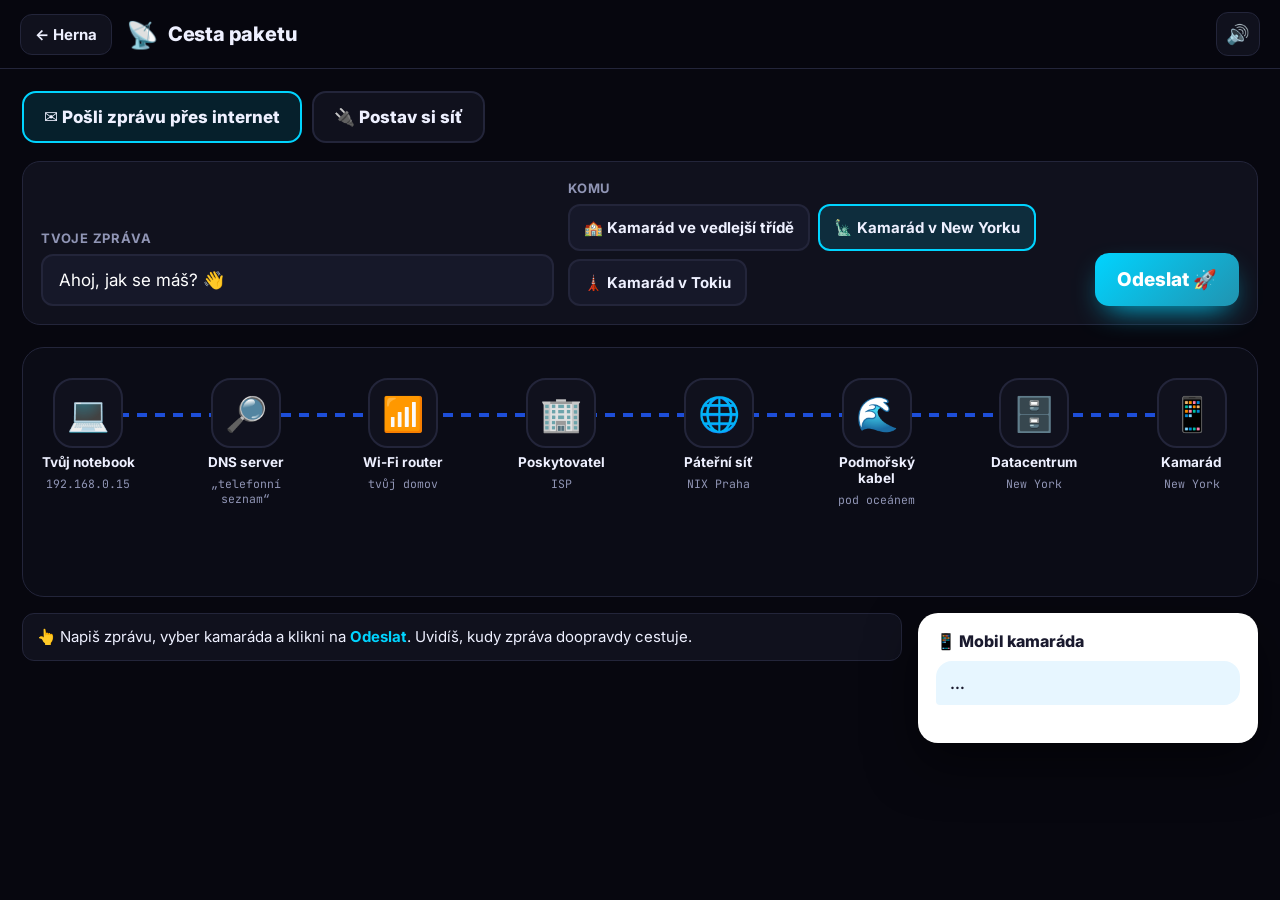
<file: sit/index.html>
<!DOCTYPE html>
<html lang="cs">
<head>
<meta charset="utf-8">
<meta name="viewport" content="width=device-width, initial-scale=1">
<title>Cesta paketu – IT Herna</title>
<link rel="preconnect" href="https://fonts.googleapis.com">
<link href="https://fonts.googleapis.com/css2?family=Inter:wght@400;500;600;700;800;900&family=JetBrains+Mono:wght@400;600;700&display=swap" rel="stylesheet">
<link rel="stylesheet" href="../shared/common.css">
<style>
:root{--acc:#00d4ff;--acc2:#2193b0}
body::before{background:radial-gradient(60vw 60vw at 5% -10%,rgba(0,212,255,.16),transparent 60%),radial-gradient(50vw 50vw at 105% 110%,rgba(33,147,176,.14),transparent 60%)}
.wrap{max-width:1300px;margin:0 auto;padding:22px}
.tabs{display:flex;gap:10px;margin-bottom:18px;flex-wrap:wrap}
.tabs button{padding:14px 20px;border-radius:14px;border:2px solid var(--line);background:var(--panel);font-weight:800;font-size:17px}
.tabs button.sel{border-color:var(--acc);background:rgba(0,212,255,.12)}
.send{display:grid;grid-template-columns:1fr 1fr auto;gap:14px;align-items:end}
.dest{display:flex;gap:8px;flex-wrap:wrap}
.dest button{padding:12px 14px;border-radius:12px;border:2px solid var(--line);background:var(--panel2);font-weight:700;font-size:15px}
.dest button.sel{border-color:var(--acc);background:rgba(0,212,255,.14)}
.route{position:relative;margin-top:22px;padding:30px 10px 20px;border-radius:22px;background:#0b0c16;border:1px solid var(--line);overflow:hidden;min-height:250px}
.nodes{display:flex;justify-content:space-between;position:relative;z-index:2}
.node{display:flex;flex-direction:column;align-items:center;gap:6px;width:110px;text-align:center;transition:.3s}
.node .ni{width:70px;height:70px;border-radius:20px;background:var(--panel);border:2px solid var(--line);display:grid;place-items:center;font-size:34px;transition:.3s}
.node b{font-size:13.5px}
.node small{font-size:11.5px;color:var(--mut);font-family:'JetBrains Mono',monospace}
.node.hit .ni{border-color:var(--acc);box-shadow:0 0 0 6px rgba(0,212,255,.15),0 0 30px rgba(0,212,255,.5);transform:scale(1.08)}
.wire{position:absolute;left:60px;right:60px;top:65px;height:4px;background:repeating-linear-gradient(90deg,#2a2e45 0 10px,transparent 10px 18px);z-index:1}
.wire.ocean{background:repeating-linear-gradient(90deg,#1d4ed8 0 10px,transparent 10px 18px)}
.pkt{position:absolute;top:52px;z-index:3;padding:4px 8px;border-radius:8px;background:linear-gradient(135deg,var(--acc),#7c5cff);color:#fff;font:700 12px 'JetBrains Mono',monospace;white-space:nowrap;box-shadow:0 6px 16px rgba(0,212,255,.4)}
.log{margin-top:16px;display:grid;grid-template-columns:1fr 340px;gap:16px}
.steps{display:flex;flex-direction:column;gap:8px;max-height:340px;overflow:auto}
.st{padding:12px 14px;border-radius:12px;background:var(--panel);border:1px solid var(--line);font-size:15px;line-height:1.45;animation:hin .3s}
.st b{color:var(--acc)}
.st .ms{float:right;font:700 13px 'JetBrains Mono',monospace;color:var(--warn)}
.recv{background:#fff;color:#1a1a2e;border-radius:20px;padding:18px;display:flex;flex-direction:column;gap:10px;box-shadow:0 20px 50px rgba(0,0,0,.5)}
.recv .bubble{background:#e7f6ff;border-radius:16px 16px 16px 4px;padding:12px 14px;font-weight:600;min-height:44px}
.recv .pk{display:flex;flex-wrap:wrap;gap:5px}
.recv .pk span{padding:4px 7px;border-radius:7px;background:#eef0ff;font:700 12px 'JetBrains Mono',monospace;color:#555a78}
.recv .pk span.in{background:#22c55e;color:#fff}
.big{font-size:28px;font-weight:900;letter-spacing:-.02em}
/* stavba sítě */
.netgrid{display:grid;grid-template-columns:1fr 340px;gap:18px;align-items:start}
svg.net{width:100%;height:auto;border-radius:22px;background:#0b0c16;border:1px solid var(--line);touch-action:manipulation;user-select:none}
.net .edge{stroke:#00d4ff;stroke-width:6;stroke-linecap:round;opacity:.85}
.net .edge.cut{stroke:#ff5e62;stroke-dasharray:12 10;opacity:.9}
.net .path{stroke:#22c55e;stroke-width:9}
.net .nd circle{fill:#161829;stroke:#3a3f5c;stroke-width:3;transition:.2s}
.net .nd.sel circle{stroke:#00d4ff;stroke-width:6;fill:#10304a}
.net .nd.broken circle{stroke:#ff5e62;fill:#2a1015}
.net .nd text{font-size:36px;text-anchor:middle;dominant-baseline:central;pointer-events:none}
.net .nd .lab{font:700 15px Inter,sans-serif;fill:#9095b5}
.net .nd{cursor:pointer}
.budget{font-size:20px;font-weight:900}
@media (max-width:980px){.send,.log,.netgrid{grid-template-columns:1fr}.node{width:80px}.node .ni{width:54px;height:54px;font-size:26px}}
</style>
</head>
<body>
<div class="wrap">
  <div class="tabs"><button id="tA" class="sel" onclick="tab('A')">✉️ Pošli zprávu přes internet</button><button id="tB" onclick="tab('B')">🔌 Postav si síť</button></div>
  <div id="A"></div>
  <div id="B" style="display:none"></div>
</div>

<script src="../shared/common.js"></script>
<script>
const H = Herna, $ = H.$;
H.init({emoji:'📡', title:'Cesta paketu'});
const wait = ms => new Promise(r => setTimeout(r, ms));

/* =================== A: cesta zprávy =================== */
const DEST = {
  near:{l:'🏫 Kamarád ve vedlejší třídě', city:'Litoměřice', ping:4, ocean:false},
  ny:{l:'🗽 Kamarád v New Yorku', city:'New York', ping:96, ocean:true},
  tok:{l:'🗼 Kamarád v Tokiu', city:'Tokio', ping:248, ocean:true}
};
let dest = 'ny', sending = false;
function renderA(){
  $('#A').innerHTML = `
    <div class="panel"><div class="send">
      <div><label class="lbl">Tvoje zpráva</label><input class="txt" id="msg" maxlength="40" value="Ahoj, jak se máš? 👋"></div>
      <div><label class="lbl">Komu</label><div class="dest">${Object.entries(DEST).map(([k, d]) => `<button class="${k === dest ? 'sel' : ''}" onclick="dest='${k}';renderA()">${d.l}</button>`).join('')}</div></div>
      <button class="btn-p" id="go" onclick="send()" style="font-size:19px">Odeslat 🚀</button>
    </div></div>
    <div class="route" id="route"><div class="wire ${DEST[dest].ocean ? 'ocean' : ''}" id="wire"></div><div class="nodes" id="nodes"></div></div>
    <div class="log"><div class="steps" id="steps"><div class="st">👆 Napiš zprávu, vyber kamaráda a klikni na <b>Odeslat</b>. Uvidíš, kudy zpráva doopravdy cestuje.</div></div>
      <div class="recv"><div style="font-weight:800">📱 Mobil kamaráda</div><div class="bubble" id="bub">…</div><div class="pk" id="pk"></div><div id="sum"></div></div></div>`;
  hops();
}
function hopList(){
  const d = DEST[dest];
  const h = [
    {e:'💻', n:'Tvůj notebook', s:'192.168.0.15', t:`Zpráva se rozseká na malé kousky, <b>pakety</b>. Každý dostane číslo a adresu, kam má doletět.`},
    {e:'🔎', n:'DNS server', s:'„telefonní seznam“', t:`Počítač neví, kde kamarád „bydlí“. Zeptá se <b>DNS serveru</b>, ten mu řekne číselnou <b>IP adresu</b>, třeba 185.12.4.7.`},
    {e:'📶', n:'Wi-Fi router', s:'tvůj domov', t:`Pakety letí vzduchem přes <b>Wi-Fi</b> do routeru. Router je jako křižovatka, posílá je dál ven do internetu.`},
    {e:'🏢', n:'Poskytovatel', s:'ISP', t:`Tvůj <b>poskytovatel internetu</b> pakety převezme a pošle je do páteřní sítě.`},
    {e:'🌐', n:'Páteřní síť', s:'NIX Praha', t:`Tady se potkávají sítě z celé Česka. Pakety jedou <b>optickými kabely</b> rychlostí světla.`}
  ];
  if (d.ocean) h.push({e:'🌊', n:'Podmořský kabel', s:'pod oceánem', t:`Až 97 % internetového provozu mezi kontinenty jede <b>kabely po dně oceánu</b>, nejde přes satelity!`});
  h.push({e:'🗄️', n:'Datacentrum', s:d.city, t:`Pakety dorazí do serveru aplikace (třeba chatu) v ${d.city === 'Litoměřice' ? 'Praze' : d.city}.`});
  h.push({e:'📱', n:'Kamarád', s:d.city, t:`Mobil kamaráda poskládá pakety podle čísel zpátky do zprávy. <b>Hotovo!</b>`});
  return h;
}
function hops(){ $('#nodes').innerHTML = hopList().map((h, i) => `<div class="node" id="n${i}"><div class="ni">${h.e}</div><b>${h.n}</b><small>${h.s}</small></div>`).join(''); }
async function send(){
  if (sending) return; sending = true; $('#go').disabled = true; H.sfx('whoosh');
  const text = $('#msg').value || 'Ahoj!', parts = [];
  for (let i = 0; i < text.length; i += 5) parts.push(text.slice(i, i + 5));
  hops(); $('#steps').innerHTML = ''; $('#bub').textContent = '…'; $('#sum').innerHTML = '';
  $('#pk').innerHTML = parts.map((p, i) => `<span id="pk${i}">#${i + 1} ⏳</span>`).join('');
  const list = hopList(), d = DEST[dest], route = $('#route');
  const xs = list.map((_, i) => { const n = $('#n' + i), r = route.getBoundingClientRect(), b = n.getBoundingClientRect(); return b.left - r.left + b.width / 2; });
  const per = (d.ping * 1) / (list.length - 1);
  let acc = 0;
  for (let i = 0; i < list.length; i++){
    $('#n' + i).classList.add('hit'); H.tone(500 + i * 80, 0, .08, 'triangle', .07);
    const ms = i === 0 ? 0 : Math.max(1, Math.round(per * (list[i].e === '🌊' ? 3 : 1)));
    acc += ms;
    $('#steps').insertAdjacentHTML('beforeend', `<div class="st"><span class="ms">${i ? '+' + ms + ' ms' : 'start'}</span>${list[i].e} <b>${list[i].n}:</b> ${list[i].t}</div>`);
    $('#steps').scrollTop = 1e6;
    if (i < list.length - 1){
      // pakety letí k dalšímu uzlu
      parts.forEach((p, k) => {
        const el = document.createElement('div'); el.className = 'pkt'; el.textContent = '#' + (k + 1) + ' ' + p; route.appendChild(el);
        const y = (k % 3) * 22;
        el.animate([{transform:`translate(${xs[i] - 30}px,${y}px)`, opacity:0},{opacity:1, offset:.15},{transform:`translate(${xs[i + 1] - 30}px,${y}px)`, opacity:1, offset:.9},{opacity:0}], {duration:1100, delay:k * 120, easing:'ease-in-out'}).onfinish = () => el.remove();
      });
      await wait(1100 + parts.length * 120);
    }
  }
  // poskládání
  for (let k = 0; k < parts.length; k++){ await wait(160); const s = $('#pk' + k); s.className = 'in'; s.textContent = '#' + (k + 1) + ' ✓'; H.tone(900, 0, .04, 'sine', .05); }
  $('#bub').textContent = text; H.sfx('win');
  const km = {near:2, ny:6600, tok:9100}[dest];
  $('#sum').innerHTML = `<div class="big">${acc} ms</div><div style="color:#555a78;font-size:14px;line-height:1.4">Zpráva urazila asi <b>${km.toLocaleString('cs-CZ')} km</b> v <b>${parts.length}</b> paketech. Mrknutí oka trvá ~300 ms, takže zpráva doletěla ${acc < 300 ? 'rychleji, než mrkneš 😉' : 'zhruba za mrknutí oka 😉'}</div>`;
  H.speak(`Zpráva doletěla za ${acc} milisekund.`);
  sending = false; $('#go').disabled = false;
}

/* =================== B: postav síť =================== */
const NETS = [
  {t:'Připoj počítač k serveru', d:'Ťukni na dva uzly a natáhneš mezi nimi kabel. Ťuknutím na kabel ho zase zrušíš. Spoj 💻 počítač s 🗄️ serverem přes routery.', budget:3,
   n:[['pc',120,280,'💻','Počítač'],['r1',380,140,'🔀','Router A'],['r2',640,420,'🔀','Router B'],['sv',880,280,'🗄️','Server']]},
  {t:'Porouchaný router', d:'Router C je rozbitý ❌ a pakety přes něj neprojdou. Najdi jinou cestu!', budget:4,
   n:[['pc',100,280,'💻','Počítač'],['r1',330,120,'🔀','Router A'],['rx',500,280,'❌','Router C','broken'],['r2',330,440,'🔀','Router B'],['r3',680,440,'🔀','Router D'],['r4',680,120,'🔀','Router E'],['sv',900,280,'🗄️','Server']]},
  {t:'Odolná síť', d:'Skuteční síťaři staví sítě tak, aby fungovaly, i když jeden router vypadne. Postav síť, ve které paket dojde, <b>ať vypadne kterýkoliv jeden router</b>.', budget:6, redundant:true,
   n:[['pc',100,280,'💻','Počítač'],['r1',360,120,'🔀','Router A'],['r2',360,440,'🔀','Router B'],['r3',640,120,'🔀','Router C'],['r4',640,440,'🔀','Router D'],['sv',900,280,'🗄️','Server']]}
];
let NL = 0, edges = [], sel = null, netDone = [];
function nodeMap(){ const m = {}; NETS[NL].n.forEach(([id, x, y, e, l, f]) => m[id] = {id, x, y, e, l, broken: f === 'broken'}); return m; }
const ek = (a, b) => [a, b].sort().join('|');
function renderB(){
  const N = NETS[NL];
  $('#B').innerHTML = `<div class="netgrid">
    <div><svg class="net" id="svg" viewBox="0 0 1000 560"></svg></div>
    <div class="panel" style="display:flex;flex-direction:column;gap:12px">
      <div class="kicker">Síť ${NL + 1} / ${NETS.length}</div>
      <h2 style="margin:0;font-size:26px">${N.t}</h2>
      <p class="info" style="margin:0">${N.d}</p>
      <div class="budget" id="bud"></div>
      <button class="btn-p" onclick="test()" style="font-size:19px">📨 Odeslat paket</button>
      <button class="btn-s" onclick="edges=[];sel=null;draw()">🗑️ Zrušit kabely</button>
      <div id="nres"></div>
      <div style="display:flex;gap:8px">${NETS.map((_, i) => `<button class="btn-s" style="padding:10px 14px;${i === NL ? 'border-color:var(--acc)' : ''}" ${i > netDone.length ? 'disabled' : ''} onclick="NL=${i};edges=[];sel=null;renderB()">${i + 1}${netDone[i] ? ' ✓' : ''}</button>`).join('')}</div>
    </div></div>`;
  draw();
}
function draw(path = [], cut = null){
  const M = nodeMap(), pk = new Set(); for (let i = 0; i < path.length - 1; i++) pk.add(ek(path[i], path[i + 1]));
  let s = '';
  edges.forEach(e => { const [a, b] = e.split('|'); s += `<line class="edge ${pk.has(e) ? 'path' : ''} ${cut && (a === cut || b === cut) ? 'cut' : ''}" x1="${M[a].x}" y1="${M[a].y}" x2="${M[b].x}" y2="${M[b].y}" data-e="${e}"/>`; });
  Object.values(M).forEach(n => { s += `<g class="nd ${sel === n.id ? 'sel' : ''} ${n.broken || cut === n.id ? 'broken' : ''}" data-n="${n.id}"><circle cx="${n.x}" cy="${n.y}" r="48"/><text x="${n.x}" y="${n.y}">${cut === n.id ? '💥' : n.e}</text><text class="lab" x="${n.x}" y="${n.y + 72}">${n.l}</text></g>`; });
  $('#svg').innerHTML = s;
  const left = NETS[NL].budget - edges.length;
  $('#bud').innerHTML = `🔌 Kabely: ${'🟦'.repeat(Math.max(0, left))}${'⬜'.repeat(edges.length)} <span style="font-size:15px;color:var(--mut)">(zbývá ${left})</span>`;
  $('#svg').querySelectorAll('.nd').forEach(g => g.onclick = () => pickNode(g.dataset.n));
  $('#svg').querySelectorAll('.edge').forEach(l => l.onclick = () => { edges = edges.filter(x => x !== l.dataset.e); H.sfx('click'); draw(); });
}
function pickNode(id){
  if (!sel){ sel = id; H.sfx('blip'); draw(); return; }
  if (sel === id){ sel = null; draw(); return; }
  const k = ek(sel, id);
  if (edges.includes(k)) edges = edges.filter(x => x !== k);
  else if (Math.hypot(nodeMap()[sel].x - nodeMap()[id].x, nodeMap()[sel].y - nodeMap()[id].y) > 420){ H.toast('Kabel by byl moc dlouhý 📏 Spoj bližší uzly.'); H.sfx('bad'); }
  else if (edges.length >= NETS[NL].budget){ H.toast('Došly ti kabely 🔌 Zruš nějaký ťuknutím na něj.'); H.sfx('bad'); }
  else { edges.push(k); H.sfx('pop'); }
  sel = null; draw();
}
function bfs(skip){
  const M = nodeMap(), adj = {}; Object.keys(M).forEach(k => adj[k] = []);
  edges.forEach(e => { const [a, b] = e.split('|'); adj[a].push(b); adj[b].push(a); });
  const bad = id => M[id].broken || id === skip, prev = {pc: null}, q = ['pc'];
  while (q.length){ const u = q.shift(); if (u === 'sv'){ const p = []; let c = 'sv'; while (c){ p.unshift(c); c = prev[c]; } return p; } for (const v of adj[u]) if (!(v in prev) && !bad(v)){ prev[v] = u; q.push(v); } }
  return null;
}
async function animatePath(p){
  const M = nodeMap(), svg = $('#svg');
  draw(p);
  const dot = document.createElementNS('http://www.w3.org/2000/svg', 'text'); dot.textContent = '✉️'; dot.setAttribute('font-size', '34'); dot.setAttribute('text-anchor', 'middle'); dot.setAttribute('dominant-baseline', 'central'); svg.appendChild(dot);
  for (let i = 0; i < p.length - 1; i++){
    const a = M[p[i]], b = M[p[i + 1]];
    for (let t = 0; t <= 1.001; t += .08){ dot.setAttribute('x', a.x + (b.x - a.x) * t); dot.setAttribute('y', a.y + (b.y - a.y) * t - 4); await wait(22); }
    H.tone(600 + i * 100, 0, .06, 'triangle', .06);
  }
  dot.remove();
}
async function test(){
  const N = NETS[NL], p = bfs();
  if (!p){ H.sfx('bad'); $('#nres').innerHTML = `<div class="tip" style="border-color:rgba(255,94,98,.5);background:rgba(255,94,98,.1)">📭 Paket se ztratil! Mezi počítačem a serverem není souvislá cesta${N.n.some(n => n[5] === 'broken') ? ', nebo vede přes rozbitý router' : ''}.</div>`; return; }
  await animatePath(p);
  if (N.redundant){
    const routers = N.n.filter(n => n[0].startsWith('r')).map(n => n[0]);
    for (const r of routers){
      if (!p.includes(r)) continue;
      const alt = bfs(r);
      if (!alt){
        H.sfx('bad'); draw([], r);
        $('#nres').innerHTML = `<div class="tip" style="border-color:rgba(255,94,98,.5);background:rgba(255,94,98,.1)">💥 Test výpadku: <b>${nodeMap()[r].l}</b> vypadl a paket už neprojde. Přidej záložní cestu!</div>`; return;
      }
      draw([], r); $('#nres').innerHTML = `<div class="tip">💥 Test: vypadl <b>${nodeMap()[r].l}</b>… paket jede náhradní cestou!</div>`;
      await wait(500); await animatePath(alt);
    }
  }
  netDone[NL] = true; H.sfx('win'); H.confettiAt($('#svg'), 90);
  const last = NL === NETS.length - 1;
  $('#nres').innerHTML = `<div class="tip" style="border-color:rgba(34,197,94,.5);background:rgba(34,197,94,.1)">✅ Paket dorazil! ${N.redundant ? 'Tvoje síť přežije výpadek jakéhokoliv routeru. Takhle se staví internet!' : ''}</div>
    <button class="btn-p" onclick="${last ? "location.href='../'" : 'NL++;edges=[];sel=null;renderB()'}">${last ? '🏁 Hotovo, zpět do herny' : 'Další síť →'}</button>`;
  H.speak(last ? 'Výborně, jsi síťař!' : 'Paket dorazil!');
}

function tab(t){ $('#tA').classList.toggle('sel', t === 'A'); $('#tB').classList.toggle('sel', t === 'B'); $('#A').style.display = t === 'A' ? '' : 'none'; $('#B').style.display = t === 'B' ? '' : 'none'; if (t === 'B' && !$('#svg')) renderB(); }
renderA();
addEventListener('resize', () => { if ($('#nodes') && !sending) hops(); });
</script>
</body>
</html>
</file>
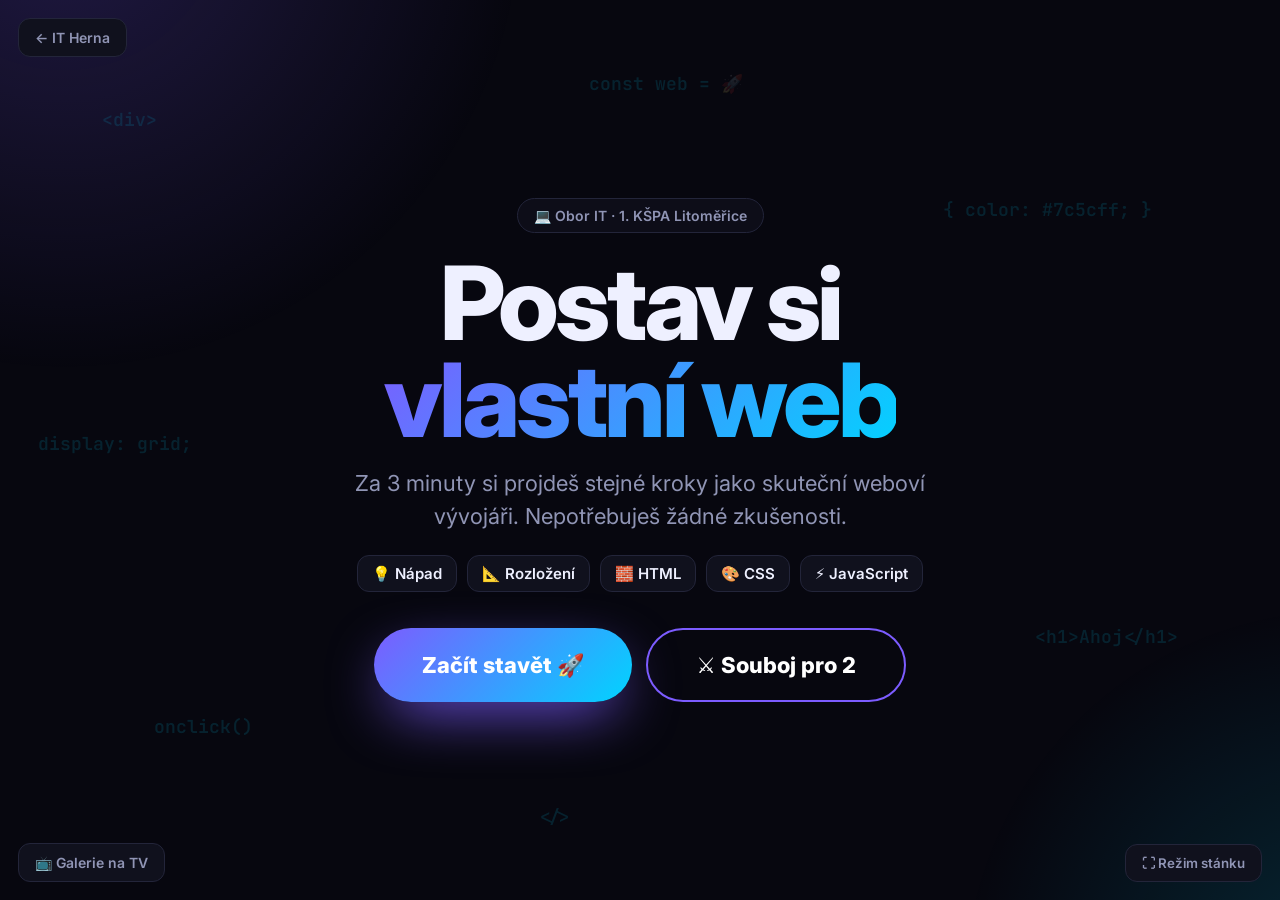
<file: web/index.html>
<!DOCTYPE html>
<html lang="cs">
<head>
<meta charset="utf-8">
<meta name="viewport" content="width=device-width, initial-scale=1">
<title>Postav si web – IT stánek</title>
<link rel="preconnect" href="https://fonts.googleapis.com">
<link href="https://fonts.googleapis.com/css2?family=Inter:wght@400;500;600;700;800&family=JetBrains+Mono:wght@400;600&family=Poppins:wght@600;800&family=Playfair+Display:wght@700;800&family=Space+Grotesk:wght@600;700&family=Bebas+Neue&display=swap" rel="stylesheet">
<script>/* qrcode-generator 1.4.4 (MIT, Kazuhiko Arase) – vloženo kvůli offline režimu */
//---------------------------------------------------------------------
//
// QR Code Generator for JavaScript
//
// Copyright (c) 2009 Kazuhiko Arase
//
// URL: http://www.d-project.com/
//
// Licensed under the MIT license:
//  http://www.opensource.org/licenses/mit-license.php
//
// The word 'QR Code' is registered trademark of
// DENSO WAVE INCORPORATED
//  http://www.denso-wave.com/qrcode/faqpatent-e.html
//
//---------------------------------------------------------------------

var qrcode = function() {

  //---------------------------------------------------------------------
  // qrcode
  //---------------------------------------------------------------------

  /**
   * qrcode
   * @param typeNumber 1 to 40
   * @param errorCorrectionLevel 'L','M','Q','H'
   */
  var qrcode = function(typeNumber, errorCorrectionLevel) {

    var PAD0 = 0xEC;
    var PAD1 = 0x11;

    var _typeNumber = typeNumber;
    var _errorCorrectionLevel = QRErrorCorrectionLevel[errorCorrectionLevel];
    var _modules = null;
    var _moduleCount = 0;
    var _dataCache = null;
    var _dataList = [];

    var _this = {};

    var makeImpl = function(test, maskPattern) {

      _moduleCount = _typeNumber * 4 + 17;
      _modules = function(moduleCount) {
        var modules = new Array(moduleCount);
        for (var row = 0; row < moduleCount; row += 1) {
          modules[row] = new Array(moduleCount);
          for (var col = 0; col < moduleCount; col += 1) {
            modules[row][col] = null;
          }
        }
        return modules;
      }(_moduleCount);

      setupPositionProbePattern(0, 0);
      setupPositionProbePattern(_moduleCount - 7, 0);
      setupPositionProbePattern(0, _moduleCount - 7);
      setupPositionAdjustPattern();
      setupTimingPattern();
      setupTypeInfo(test, maskPattern);

      if (_typeNumber >= 7) {
        setupTypeNumber(test);
      }

      if (_dataCache == null) {
        _dataCache = createData(_typeNumber, _errorCorrectionLevel, _dataList);
      }

      mapData(_dataCache, maskPattern);
    };

    var setupPositionProbePattern = function(row, col) {

      for (var r = -1; r <= 7; r += 1) {

        if (row + r <= -1 || _moduleCount <= row + r) continue;

        for (var c = -1; c <= 7; c += 1) {

          if (col + c <= -1 || _moduleCount <= col + c) continue;

          if ( (0 <= r && r <= 6 && (c == 0 || c == 6) )
              || (0 <= c && c <= 6 && (r == 0 || r == 6) )
              || (2 <= r && r <= 4 && 2 <= c && c <= 4) ) {
            _modules[row + r][col + c] = true;
          } else {
            _modules[row + r][col + c] = false;
          }
        }
      }
    };

    var getBestMaskPattern = function() {

      var minLostPoint = 0;
      var pattern = 0;

      for (var i = 0; i < 8; i += 1) {

        makeImpl(true, i);

        var lostPoint = QRUtil.getLostPoint(_this);

        if (i == 0 || minLostPoint > lostPoint) {
          minLostPoint = lostPoint;
          pattern = i;
        }
      }

      return pattern;
    };

    var setupTimingPattern = function() {

      for (var r = 8; r < _moduleCount - 8; r += 1) {
        if (_modules[r][6] != null) {
          continue;
        }
        _modules[r][6] = (r % 2 == 0);
      }

      for (var c = 8; c < _moduleCount - 8; c += 1) {
        if (_modules[6][c] != null) {
          continue;
        }
        _modules[6][c] = (c % 2 == 0);
      }
    };

    var setupPositionAdjustPattern = function() {

      var pos = QRUtil.getPatternPosition(_typeNumber);

      for (var i = 0; i < pos.length; i += 1) {

        for (var j = 0; j < pos.length; j += 1) {

          var row = pos[i];
          var col = pos[j];

          if (_modules[row][col] != null) {
            continue;
          }

          for (var r = -2; r <= 2; r += 1) {

            for (var c = -2; c <= 2; c += 1) {

              if (r == -2 || r == 2 || c == -2 || c == 2
                  || (r == 0 && c == 0) ) {
                _modules[row + r][col + c] = true;
              } else {
                _modules[row + r][col + c] = false;
              }
            }
          }
        }
      }
    };

    var setupTypeNumber = function(test) {

      var bits = QRUtil.getBCHTypeNumber(_typeNumber);

      for (var i = 0; i < 18; i += 1) {
        var mod = (!test && ( (bits >> i) & 1) == 1);
        _modules[Math.floor(i / 3)][i % 3 + _moduleCount - 8 - 3] = mod;
      }

      for (var i = 0; i < 18; i += 1) {
        var mod = (!test && ( (bits >> i) & 1) == 1);
        _modules[i % 3 + _moduleCount - 8 - 3][Math.floor(i / 3)] = mod;
      }
    };

    var setupTypeInfo = function(test, maskPattern) {

      var data = (_errorCorrectionLevel << 3) | maskPattern;
      var bits = QRUtil.getBCHTypeInfo(data);

      // vertical
      for (var i = 0; i < 15; i += 1) {

        var mod = (!test && ( (bits >> i) & 1) == 1);

        if (i < 6) {
          _modules[i][8] = mod;
        } else if (i < 8) {
          _modules[i + 1][8] = mod;
        } else {
          _modules[_moduleCount - 15 + i][8] = mod;
        }
      }

      // horizontal
      for (var i = 0; i < 15; i += 1) {

        var mod = (!test && ( (bits >> i) & 1) == 1);

        if (i < 8) {
          _modules[8][_moduleCount - i - 1] = mod;
        } else if (i < 9) {
          _modules[8][15 - i - 1 + 1] = mod;
        } else {
          _modules[8][15 - i - 1] = mod;
        }
      }

      // fixed module
      _modules[_moduleCount - 8][8] = (!test);
    };

    var mapData = function(data, maskPattern) {

      var inc = -1;
      var row = _moduleCount - 1;
      var bitIndex = 7;
      var byteIndex = 0;
      var maskFunc = QRUtil.getMaskFunction(maskPattern);

      for (var col = _moduleCount - 1; col > 0; col -= 2) {

        if (col == 6) col -= 1;

        while (true) {

          for (var c = 0; c < 2; c += 1) {

            if (_modules[row][col - c] == null) {

              var dark = false;

              if (byteIndex < data.length) {
                dark = ( ( (data[byteIndex] >>> bitIndex) & 1) == 1);
              }

              var mask = maskFunc(row, col - c);

              if (mask) {
                dark = !dark;
              }

              _modules[row][col - c] = dark;
              bitIndex -= 1;

              if (bitIndex == -1) {
                byteIndex += 1;
                bitIndex = 7;
              }
            }
          }

          row += inc;

          if (row < 0 || _moduleCount <= row) {
            row -= inc;
            inc = -inc;
            break;
          }
        }
      }
    };

    var createBytes = function(buffer, rsBlocks) {

      var offset = 0;

      var maxDcCount = 0;
      var maxEcCount = 0;

      var dcdata = new Array(rsBlocks.length);
      var ecdata = new Array(rsBlocks.length);

      for (var r = 0; r < rsBlocks.length; r += 1) {

        var dcCount = rsBlocks[r].dataCount;
        var ecCount = rsBlocks[r].totalCount - dcCount;

        maxDcCount = Math.max(maxDcCount, dcCount);
        maxEcCount = Math.max(maxEcCount, ecCount);

        dcdata[r] = new Array(dcCount);

        for (var i = 0; i < dcdata[r].length; i += 1) {
          dcdata[r][i] = 0xff & buffer.getBuffer()[i + offset];
        }
        offset += dcCount;

        var rsPoly = QRUtil.getErrorCorrectPolynomial(ecCount);
        var rawPoly = qrPolynomial(dcdata[r], rsPoly.getLength() - 1);

        var modPoly = rawPoly.mod(rsPoly);
        ecdata[r] = new Array(rsPoly.getLength() - 1);
        for (var i = 0; i < ecdata[r].length; i += 1) {
          var modIndex = i + modPoly.getLength() - ecdata[r].length;
          ecdata[r][i] = (modIndex >= 0)? modPoly.getAt(modIndex) : 0;
        }
      }

      var totalCodeCount = 0;
      for (var i = 0; i < rsBlocks.length; i += 1) {
        totalCodeCount += rsBlocks[i].totalCount;
      }

      var data = new Array(totalCodeCount);
      var index = 0;

      for (var i = 0; i < maxDcCount; i += 1) {
        for (var r = 0; r < rsBlocks.length; r += 1) {
          if (i < dcdata[r].length) {
            data[index] = dcdata[r][i];
            index += 1;
          }
        }
      }

      for (var i = 0; i < maxEcCount; i += 1) {
        for (var r = 0; r < rsBlocks.length; r += 1) {
          if (i < ecdata[r].length) {
            data[index] = ecdata[r][i];
            index += 1;
          }
        }
      }

      return data;
    };

    var createData = function(typeNumber, errorCorrectionLevel, dataList) {

      var rsBlocks = QRRSBlock.getRSBlocks(typeNumber, errorCorrectionLevel);

      var buffer = qrBitBuffer();

      for (var i = 0; i < dataList.length; i += 1) {
        var data = dataList[i];
        buffer.put(data.getMode(), 4);
        buffer.put(data.getLength(), QRUtil.getLengthInBits(data.getMode(), typeNumber) );
        data.write(buffer);
      }

      // calc num max data.
      var totalDataCount = 0;
      for (var i = 0; i < rsBlocks.length; i += 1) {
        totalDataCount += rsBlocks[i].dataCount;
      }

      if (buffer.getLengthInBits() > totalDataCount * 8) {
        throw 'code length overflow. ('
          + buffer.getLengthInBits()
          + '>'
          + totalDataCount * 8
          + ')';
      }

      // end code
      if (buffer.getLengthInBits() + 4 <= totalDataCount * 8) {
        buffer.put(0, 4);
      }

      // padding
      while (buffer.getLengthInBits() % 8 != 0) {
        buffer.putBit(false);
      }

      // padding
      while (true) {

        if (buffer.getLengthInBits() >= totalDataCount * 8) {
          break;
        }
        buffer.put(PAD0, 8);

        if (buffer.getLengthInBits() >= totalDataCount * 8) {
          break;
        }
        buffer.put(PAD1, 8);
      }

      return createBytes(buffer, rsBlocks);
    };

    _this.addData = function(data, mode) {

      mode = mode || 'Byte';

      var newData = null;

      switch(mode) {
      case 'Numeric' :
        newData = qrNumber(data);
        break;
      case 'Alphanumeric' :
        newData = qrAlphaNum(data);
        break;
      case 'Byte' :
        newData = qr8BitByte(data);
        break;
      case 'Kanji' :
        newData = qrKanji(data);
        break;
      default :
        throw 'mode:' + mode;
      }

      _dataList.push(newData);
      _dataCache = null;
    };

    _this.isDark = function(row, col) {
      if (row < 0 || _moduleCount <= row || col < 0 || _moduleCount <= col) {
        throw row + ',' + col;
      }
      return _modules[row][col];
    };

    _this.getModuleCount = function() {
      return _moduleCount;
    };

    _this.make = function() {
      if (_typeNumber < 1) {
        var typeNumber = 1;

        for (; typeNumber < 40; typeNumber++) {
          var rsBlocks = QRRSBlock.getRSBlocks(typeNumber, _errorCorrectionLevel);
          var buffer = qrBitBuffer();

          for (var i = 0; i < _dataList.length; i++) {
            var data = _dataList[i];
            buffer.put(data.getMode(), 4);
            buffer.put(data.getLength(), QRUtil.getLengthInBits(data.getMode(), typeNumber) );
            data.write(buffer);
          }

          var totalDataCount = 0;
          for (var i = 0; i < rsBlocks.length; i++) {
            totalDataCount += rsBlocks[i].dataCount;
          }

          if (buffer.getLengthInBits() <= totalDataCount * 8) {
            break;
          }
        }

        _typeNumber = typeNumber;
      }

      makeImpl(false, getBestMaskPattern() );
    };

    _this.createTableTag = function(cellSize, margin) {

      cellSize = cellSize || 2;
      margin = (typeof margin == 'undefined')? cellSize * 4 : margin;

      var qrHtml = '';

      qrHtml += '<table style="';
      qrHtml += ' border-width: 0px; border-style: none;';
      qrHtml += ' border-collapse: collapse;';
      qrHtml += ' padding: 0px; margin: ' + margin + 'px;';
      qrHtml += '">';
      qrHtml += '<tbody>';

      for (var r = 0; r < _this.getModuleCount(); r += 1) {

        qrHtml += '<tr>';

        for (var c = 0; c < _this.getModuleCount(); c += 1) {
          qrHtml += '<td style="';
          qrHtml += ' border-width: 0px; border-style: none;';
          qrHtml += ' border-collapse: collapse;';
          qrHtml += ' padding: 0px; margin: 0px;';
          qrHtml += ' width: ' + cellSize + 'px;';
          qrHtml += ' height: ' + cellSize + 'px;';
          qrHtml += ' background-color: ';
          qrHtml += _this.isDark(r, c)? '#000000' : '#ffffff';
          qrHtml += ';';
          qrHtml += '"/>';
        }

        qrHtml += '</tr>';
      }

      qrHtml += '</tbody>';
      qrHtml += '</table>';

      return qrHtml;
    };

    _this.createSvgTag = function(cellSize, margin, alt, title) {

      var opts = {};
      if (typeof arguments[0] == 'object') {
        // Called by options.
        opts = arguments[0];
        // overwrite cellSize and margin.
        cellSize = opts.cellSize;
        margin = opts.margin;
        alt = opts.alt;
        title = opts.title;
      }

      cellSize = cellSize || 2;
      margin = (typeof margin == 'undefined')? cellSize * 4 : margin;

      // Compose alt property surrogate
      alt = (typeof alt === 'string') ? {text: alt} : alt || {};
      alt.text = alt.text || null;
      alt.id = (alt.text) ? alt.id || 'qrcode-description' : null;

      // Compose title property surrogate
      title = (typeof title === 'string') ? {text: title} : title || {};
      title.text = title.text || null;
      title.id = (title.text) ? title.id || 'qrcode-title' : null;

      var size = _this.getModuleCount() * cellSize + margin * 2;
      var c, mc, r, mr, qrSvg='', rect;

      rect = 'l' + cellSize + ',0 0,' + cellSize +
        ' -' + cellSize + ',0 0,-' + cellSize + 'z ';

      qrSvg += '<svg version="1.1" xmlns="http://www.w3.org/2000/svg"';
      qrSvg += !opts.scalable ? ' width="' + size + 'px" height="' + size + 'px"' : '';
      qrSvg += ' viewBox="0 0 ' + size + ' ' + size + '" ';
      qrSvg += ' preserveAspectRatio="xMinYMin meet"';
      qrSvg += (title.text || alt.text) ? ' role="img" aria-labelledby="' +
          escapeXml([title.id, alt.id].join(' ').trim() ) + '"' : '';
      qrSvg += '>';
      qrSvg += (title.text) ? '<title id="' + escapeXml(title.id) + '">' +
          escapeXml(title.text) + '</title>' : '';
      qrSvg += (alt.text) ? '<description id="' + escapeXml(alt.id) + '">' +
          escapeXml(alt.text) + '</description>' : '';
      qrSvg += '<rect width="100%" height="100%" fill="white" cx="0" cy="0"/>';
      qrSvg += '<path d="';

      for (r = 0; r < _this.getModuleCount(); r += 1) {
        mr = r * cellSize + margin;
        for (c = 0; c < _this.getModuleCount(); c += 1) {
          if (_this.isDark(r, c) ) {
            mc = c*cellSize+margin;
            qrSvg += 'M' + mc + ',' + mr + rect;
          }
        }
      }

      qrSvg += '" stroke="transparent" fill="black"/>';
      qrSvg += '</svg>';

      return qrSvg;
    };

    _this.createDataURL = function(cellSize, margin) {

      cellSize = cellSize || 2;
      margin = (typeof margin == 'undefined')? cellSize * 4 : margin;

      var size = _this.getModuleCount() * cellSize + margin * 2;
      var min = margin;
      var max = size - margin;

      return createDataURL(size, size, function(x, y) {
        if (min <= x && x < max && min <= y && y < max) {
          var c = Math.floor( (x - min) / cellSize);
          var r = Math.floor( (y - min) / cellSize);
          return _this.isDark(r, c)? 0 : 1;
        } else {
          return 1;
        }
      } );
    };

    _this.createImgTag = function(cellSize, margin, alt) {

      cellSize = cellSize || 2;
      margin = (typeof margin == 'undefined')? cellSize * 4 : margin;

      var size = _this.getModuleCount() * cellSize + margin * 2;

      var img = '';
      img += '<img';
      img += '\u0020src="';
      img += _this.createDataURL(cellSize, margin);
      img += '"';
      img += '\u0020width="';
      img += size;
      img += '"';
      img += '\u0020height="';
      img += size;
      img += '"';
      if (alt) {
        img += '\u0020alt="';
        img += escapeXml(alt);
        img += '"';
      }
      img += '/>';

      return img;
    };

    var escapeXml = function(s) {
      var escaped = '';
      for (var i = 0; i < s.length; i += 1) {
        var c = s.charAt(i);
        switch(c) {
        case '<': escaped += '&lt;'; break;
        case '>': escaped += '&gt;'; break;
        case '&': escaped += '&amp;'; break;
        case '"': escaped += '&quot;'; break;
        default : escaped += c; break;
        }
      }
      return escaped;
    };

    var _createHalfASCII = function(margin) {
      var cellSize = 1;
      margin = (typeof margin == 'undefined')? cellSize * 2 : margin;

      var size = _this.getModuleCount() * cellSize + margin * 2;
      var min = margin;
      var max = size - margin;

      var y, x, r1, r2, p;

      var blocks = {
        '██': '█',
        '█ ': '▀',
        ' █': '▄',
        '  ': ' '
      };

      var blocksLastLineNoMargin = {
        '██': '▀',
        '█ ': '▀',
        ' █': ' ',
        '  ': ' '
      };

      var ascii = '';
      for (y = 0; y < size; y += 2) {
        r1 = Math.floor((y - min) / cellSize);
        r2 = Math.floor((y + 1 - min) / cellSize);
        for (x = 0; x < size; x += 1) {
          p = '█';

          if (min <= x && x < max && min <= y && y < max && _this.isDark(r1, Math.floor((x - min) / cellSize))) {
            p = ' ';
          }

          if (min <= x && x < max && min <= y+1 && y+1 < max && _this.isDark(r2, Math.floor((x - min) / cellSize))) {
            p += ' ';
          }
          else {
            p += '█';
          }

          // Output 2 characters per pixel, to create full square. 1 character per pixels gives only half width of square.
          ascii += (margin < 1 && y+1 >= max) ? blocksLastLineNoMargin[p] : blocks[p];
        }

        ascii += '\n';
      }

      if (size % 2 && margin > 0) {
        return ascii.substring(0, ascii.length - size - 1) + Array(size+1).join('▀');
      }

      return ascii.substring(0, ascii.length-1);
    };

    _this.createASCII = function(cellSize, margin) {
      cellSize = cellSize || 1;

      if (cellSize < 2) {
        return _createHalfASCII(margin);
      }

      cellSize -= 1;
      margin = (typeof margin == 'undefined')? cellSize * 2 : margin;

      var size = _this.getModuleCount() * cellSize + margin * 2;
      var min = margin;
      var max = size - margin;

      var y, x, r, p;

      var white = Array(cellSize+1).join('██');
      var black = Array(cellSize+1).join('  ');

      var ascii = '';
      var line = '';
      for (y = 0; y < size; y += 1) {
        r = Math.floor( (y - min) / cellSize);
        line = '';
        for (x = 0; x < size; x += 1) {
          p = 1;

          if (min <= x && x < max && min <= y && y < max && _this.isDark(r, Math.floor((x - min) / cellSize))) {
            p = 0;
          }

          // Output 2 characters per pixel, to create full square. 1 character per pixels gives only half width of square.
          line += p ? white : black;
        }

        for (r = 0; r < cellSize; r += 1) {
          ascii += line + '\n';
        }
      }

      return ascii.substring(0, ascii.length-1);
    };

    _this.renderTo2dContext = function(context, cellSize) {
      cellSize = cellSize || 2;
      var length = _this.getModuleCount();
      for (var row = 0; row < length; row++) {
        for (var col = 0; col < length; col++) {
          context.fillStyle = _this.isDark(row, col) ? 'black' : 'white';
          context.fillRect(row * cellSize, col * cellSize, cellSize, cellSize);
        }
      }
    }

    return _this;
  };

  //---------------------------------------------------------------------
  // qrcode.stringToBytes
  //---------------------------------------------------------------------

  qrcode.stringToBytesFuncs = {
    'default' : function(s) {
      var bytes = [];
      for (var i = 0; i < s.length; i += 1) {
        var c = s.charCodeAt(i);
        bytes.push(c & 0xff);
      }
      return bytes;
    }
  };

  qrcode.stringToBytes = qrcode.stringToBytesFuncs['default'];

  //---------------------------------------------------------------------
  // qrcode.createStringToBytes
  //---------------------------------------------------------------------

  /**
   * @param unicodeData base64 string of byte array.
   * [16bit Unicode],[16bit Bytes], ...
   * @param numChars
   */
  qrcode.createStringToBytes = function(unicodeData, numChars) {

    // create conversion map.

    var unicodeMap = function() {

      var bin = base64DecodeInputStream(unicodeData);
      var read = function() {
        var b = bin.read();
        if (b == -1) throw 'eof';
        return b;
      };

      var count = 0;
      var unicodeMap = {};
      while (true) {
        var b0 = bin.read();
        if (b0 == -1) break;
        var b1 = read();
        var b2 = read();
        var b3 = read();
        var k = String.fromCharCode( (b0 << 8) | b1);
        var v = (b2 << 8) | b3;
        unicodeMap[k] = v;
        count += 1;
      }
      if (count != numChars) {
        throw count + ' != ' + numChars;
      }

      return unicodeMap;
    }();

    var unknownChar = '?'.charCodeAt(0);

    return function(s) {
      var bytes = [];
      for (var i = 0; i < s.length; i += 1) {
        var c = s.charCodeAt(i);
        if (c < 128) {
          bytes.push(c);
        } else {
          var b = unicodeMap[s.charAt(i)];
          if (typeof b == 'number') {
            if ( (b & 0xff) == b) {
              // 1byte
              bytes.push(b);
            } else {
              // 2bytes
              bytes.push(b >>> 8);
              bytes.push(b & 0xff);
            }
          } else {
            bytes.push(unknownChar);
          }
        }
      }
      return bytes;
    };
  };

  //---------------------------------------------------------------------
  // QRMode
  //---------------------------------------------------------------------

  var QRMode = {
    MODE_NUMBER :    1 << 0,
    MODE_ALPHA_NUM : 1 << 1,
    MODE_8BIT_BYTE : 1 << 2,
    MODE_KANJI :     1 << 3
  };

  //---------------------------------------------------------------------
  // QRErrorCorrectionLevel
  //---------------------------------------------------------------------

  var QRErrorCorrectionLevel = {
    L : 1,
    M : 0,
    Q : 3,
    H : 2
  };

  //---------------------------------------------------------------------
  // QRMaskPattern
  //---------------------------------------------------------------------

  var QRMaskPattern = {
    PATTERN000 : 0,
    PATTERN001 : 1,
    PATTERN010 : 2,
    PATTERN011 : 3,
    PATTERN100 : 4,
    PATTERN101 : 5,
    PATTERN110 : 6,
    PATTERN111 : 7
  };

  //---------------------------------------------------------------------
  // QRUtil
  //---------------------------------------------------------------------

  var QRUtil = function() {

    var PATTERN_POSITION_TABLE = [
      [],
      [6, 18],
      [6, 22],
      [6, 26],
      [6, 30],
      [6, 34],
      [6, 22, 38],
      [6, 24, 42],
      [6, 26, 46],
      [6, 28, 50],
      [6, 30, 54],
      [6, 32, 58],
      [6, 34, 62],
      [6, 26, 46, 66],
      [6, 26, 48, 70],
      [6, 26, 50, 74],
      [6, 30, 54, 78],
      [6, 30, 56, 82],
      [6, 30, 58, 86],
      [6, 34, 62, 90],
      [6, 28, 50, 72, 94],
      [6, 26, 50, 74, 98],
      [6, 30, 54, 78, 102],
      [6, 28, 54, 80, 106],
      [6, 32, 58, 84, 110],
      [6, 30, 58, 86, 114],
      [6, 34, 62, 90, 118],
      [6, 26, 50, 74, 98, 122],
      [6, 30, 54, 78, 102, 126],
      [6, 26, 52, 78, 104, 130],
      [6, 30, 56, 82, 108, 134],
      [6, 34, 60, 86, 112, 138],
      [6, 30, 58, 86, 114, 142],
      [6, 34, 62, 90, 118, 146],
      [6, 30, 54, 78, 102, 126, 150],
      [6, 24, 50, 76, 102, 128, 154],
      [6, 28, 54, 80, 106, 132, 158],
      [6, 32, 58, 84, 110, 136, 162],
      [6, 26, 54, 82, 110, 138, 166],
      [6, 30, 58, 86, 114, 142, 170]
    ];
    var G15 = (1 << 10) | (1 << 8) | (1 << 5) | (1 << 4) | (1 << 2) | (1 << 1) | (1 << 0);
    var G18 = (1 << 12) | (1 << 11) | (1 << 10) | (1 << 9) | (1 << 8) | (1 << 5) | (1 << 2) | (1 << 0);
    var G15_MASK = (1 << 14) | (1 << 12) | (1 << 10) | (1 << 4) | (1 << 1);

    var _this = {};

    var getBCHDigit = function(data) {
      var digit = 0;
      while (data != 0) {
        digit += 1;
        data >>>= 1;
      }
      return digit;
    };

    _this.getBCHTypeInfo = function(data) {
      var d = data << 10;
      while (getBCHDigit(d) - getBCHDigit(G15) >= 0) {
        d ^= (G15 << (getBCHDigit(d) - getBCHDigit(G15) ) );
      }
      return ( (data << 10) | d) ^ G15_MASK;
    };

    _this.getBCHTypeNumber = function(data) {
      var d = data << 12;
      while (getBCHDigit(d) - getBCHDigit(G18) >= 0) {
        d ^= (G18 << (getBCHDigit(d) - getBCHDigit(G18) ) );
      }
      return (data << 12) | d;
    };

    _this.getPatternPosition = function(typeNumber) {
      return PATTERN_POSITION_TABLE[typeNumber - 1];
    };

    _this.getMaskFunction = function(maskPattern) {

      switch (maskPattern) {

      case QRMaskPattern.PATTERN000 :
        return function(i, j) { return (i + j) % 2 == 0; };
      case QRMaskPattern.PATTERN001 :
        return function(i, j) { return i % 2 == 0; };
      case QRMaskPattern.PATTERN010 :
        return function(i, j) { return j % 3 == 0; };
      case QRMaskPattern.PATTERN011 :
        return function(i, j) { return (i + j) % 3 == 0; };
      case QRMaskPattern.PATTERN100 :
        return function(i, j) { return (Math.floor(i / 2) + Math.floor(j / 3) ) % 2 == 0; };
      case QRMaskPattern.PATTERN101 :
        return function(i, j) { return (i * j) % 2 + (i * j) % 3 == 0; };
      case QRMaskPattern.PATTERN110 :
        return function(i, j) { return ( (i * j) % 2 + (i * j) % 3) % 2 == 0; };
      case QRMaskPattern.PATTERN111 :
        return function(i, j) { return ( (i * j) % 3 + (i + j) % 2) % 2 == 0; };

      default :
        throw 'bad maskPattern:' + maskPattern;
      }
    };

    _this.getErrorCorrectPolynomial = function(errorCorrectLength) {
      var a = qrPolynomial([1], 0);
      for (var i = 0; i < errorCorrectLength; i += 1) {
        a = a.multiply(qrPolynomial([1, QRMath.gexp(i)], 0) );
      }
      return a;
    };

    _this.getLengthInBits = function(mode, type) {

      if (1 <= type && type < 10) {

        // 1 - 9

        switch(mode) {
        case QRMode.MODE_NUMBER    : return 10;
        case QRMode.MODE_ALPHA_NUM : return 9;
        case QRMode.MODE_8BIT_BYTE : return 8;
        case QRMode.MODE_KANJI     : return 8;
        default :
          throw 'mode:' + mode;
        }

      } else if (type < 27) {

        // 10 - 26

        switch(mode) {
        case QRMode.MODE_NUMBER    : return 12;
        case QRMode.MODE_ALPHA_NUM : return 11;
        case QRMode.MODE_8BIT_BYTE : return 16;
        case QRMode.MODE_KANJI     : return 10;
        default :
          throw 'mode:' + mode;
        }

      } else if (type < 41) {

        // 27 - 40

        switch(mode) {
        case QRMode.MODE_NUMBER    : return 14;
        case QRMode.MODE_ALPHA_NUM : return 13;
        case QRMode.MODE_8BIT_BYTE : return 16;
        case QRMode.MODE_KANJI     : return 12;
        default :
          throw 'mode:' + mode;
        }

      } else {
        throw 'type:' + type;
      }
    };

    _this.getLostPoint = function(qrcode) {

      var moduleCount = qrcode.getModuleCount();

      var lostPoint = 0;

      // LEVEL1

      for (var row = 0; row < moduleCount; row += 1) {
        for (var col = 0; col < moduleCount; col += 1) {

          var sameCount = 0;
          var dark = qrcode.isDark(row, col);

          for (var r = -1; r <= 1; r += 1) {

            if (row + r < 0 || moduleCount <= row + r) {
              continue;
            }

            for (var c = -1; c <= 1; c += 1) {

              if (col + c < 0 || moduleCount <= col + c) {
                continue;
              }

              if (r == 0 && c == 0) {
                continue;
              }

              if (dark == qrcode.isDark(row + r, col + c) ) {
                sameCount += 1;
              }
            }
          }

          if (sameCount > 5) {
            lostPoint += (3 + sameCount - 5);
          }
        }
      };

      // LEVEL2

      for (var row = 0; row < moduleCount - 1; row += 1) {
        for (var col = 0; col < moduleCount - 1; col += 1) {
          var count = 0;
          if (qrcode.isDark(row, col) ) count += 1;
          if (qrcode.isDark(row + 1, col) ) count += 1;
          if (qrcode.isDark(row, col + 1) ) count += 1;
          if (qrcode.isDark(row + 1, col + 1) ) count += 1;
          if (count == 0 || count == 4) {
            lostPoint += 3;
          }
        }
      }

      // LEVEL3

      for (var row = 0; row < moduleCount; row += 1) {
        for (var col = 0; col < moduleCount - 6; col += 1) {
          if (qrcode.isDark(row, col)
              && !qrcode.isDark(row, col + 1)
              &&  qrcode.isDark(row, col + 2)
              &&  qrcode.isDark(row, col + 3)
              &&  qrcode.isDark(row, col + 4)
              && !qrcode.isDark(row, col + 5)
              &&  qrcode.isDark(row, col + 6) ) {
            lostPoint += 40;
          }
        }
      }

      for (var col = 0; col < moduleCount; col += 1) {
        for (var row = 0; row < moduleCount - 6; row += 1) {
          if (qrcode.isDark(row, col)
              && !qrcode.isDark(row + 1, col)
              &&  qrcode.isDark(row + 2, col)
              &&  qrcode.isDark(row + 3, col)
              &&  qrcode.isDark(row + 4, col)
              && !qrcode.isDark(row + 5, col)
              &&  qrcode.isDark(row + 6, col) ) {
            lostPoint += 40;
          }
        }
      }

      // LEVEL4

      var darkCount = 0;

      for (var col = 0; col < moduleCount; col += 1) {
        for (var row = 0; row < moduleCount; row += 1) {
          if (qrcode.isDark(row, col) ) {
            darkCount += 1;
          }
        }
      }

      var ratio = Math.abs(100 * darkCount / moduleCount / moduleCount - 50) / 5;
      lostPoint += ratio * 10;

      return lostPoint;
    };

    return _this;
  }();

  //---------------------------------------------------------------------
  // QRMath
  //---------------------------------------------------------------------

  var QRMath = function() {

    var EXP_TABLE = new Array(256);
    var LOG_TABLE = new Array(256);

    // initialize tables
    for (var i = 0; i < 8; i += 1) {
      EXP_TABLE[i] = 1 << i;
    }
    for (var i = 8; i < 256; i += 1) {
      EXP_TABLE[i] = EXP_TABLE[i - 4]
        ^ EXP_TABLE[i - 5]
        ^ EXP_TABLE[i - 6]
        ^ EXP_TABLE[i - 8];
    }
    for (var i = 0; i < 255; i += 1) {
      LOG_TABLE[EXP_TABLE[i] ] = i;
    }

    var _this = {};

    _this.glog = function(n) {

      if (n < 1) {
        throw 'glog(' + n + ')';
      }

      return LOG_TABLE[n];
    };

    _this.gexp = function(n) {

      while (n < 0) {
        n += 255;
      }

      while (n >= 256) {
        n -= 255;
      }

      return EXP_TABLE[n];
    };

    return _this;
  }();

  //---------------------------------------------------------------------
  // qrPolynomial
  //---------------------------------------------------------------------

  function qrPolynomial(num, shift) {

    if (typeof num.length == 'undefined') {
      throw num.length + '/' + shift;
    }

    var _num = function() {
      var offset = 0;
      while (offset < num.length && num[offset] == 0) {
        offset += 1;
      }
      var _num = new Array(num.length - offset + shift);
      for (var i = 0; i < num.length - offset; i += 1) {
        _num[i] = num[i + offset];
      }
      return _num;
    }();

    var _this = {};

    _this.getAt = function(index) {
      return _num[index];
    };

    _this.getLength = function() {
      return _num.length;
    };

    _this.multiply = function(e) {

      var num = new Array(_this.getLength() + e.getLength() - 1);

      for (var i = 0; i < _this.getLength(); i += 1) {
        for (var j = 0; j < e.getLength(); j += 1) {
          num[i + j] ^= QRMath.gexp(QRMath.glog(_this.getAt(i) ) + QRMath.glog(e.getAt(j) ) );
        }
      }

      return qrPolynomial(num, 0);
    };

    _this.mod = function(e) {

      if (_this.getLength() - e.getLength() < 0) {
        return _this;
      }

      var ratio = QRMath.glog(_this.getAt(0) ) - QRMath.glog(e.getAt(0) );

      var num = new Array(_this.getLength() );
      for (var i = 0; i < _this.getLength(); i += 1) {
        num[i] = _this.getAt(i);
      }

      for (var i = 0; i < e.getLength(); i += 1) {
        num[i] ^= QRMath.gexp(QRMath.glog(e.getAt(i) ) + ratio);
      }

      // recursive call
      return qrPolynomial(num, 0).mod(e);
    };

    return _this;
  };

  //---------------------------------------------------------------------
  // QRRSBlock
  //---------------------------------------------------------------------

  var QRRSBlock = function() {

    var RS_BLOCK_TABLE = [

      // L
      // M
      // Q
      // H

      // 1
      [1, 26, 19],
      [1, 26, 16],
      [1, 26, 13],
      [1, 26, 9],

      // 2
      [1, 44, 34],
      [1, 44, 28],
      [1, 44, 22],
      [1, 44, 16],

      // 3
      [1, 70, 55],
      [1, 70, 44],
      [2, 35, 17],
      [2, 35, 13],

      // 4
      [1, 100, 80],
      [2, 50, 32],
      [2, 50, 24],
      [4, 25, 9],

      // 5
      [1, 134, 108],
      [2, 67, 43],
      [2, 33, 15, 2, 34, 16],
      [2, 33, 11, 2, 34, 12],

      // 6
      [2, 86, 68],
      [4, 43, 27],
      [4, 43, 19],
      [4, 43, 15],

      // 7
      [2, 98, 78],
      [4, 49, 31],
      [2, 32, 14, 4, 33, 15],
      [4, 39, 13, 1, 40, 14],

      // 8
      [2, 121, 97],
      [2, 60, 38, 2, 61, 39],
      [4, 40, 18, 2, 41, 19],
      [4, 40, 14, 2, 41, 15],

      // 9
      [2, 146, 116],
      [3, 58, 36, 2, 59, 37],
      [4, 36, 16, 4, 37, 17],
      [4, 36, 12, 4, 37, 13],

      // 10
      [2, 86, 68, 2, 87, 69],
      [4, 69, 43, 1, 70, 44],
      [6, 43, 19, 2, 44, 20],
      [6, 43, 15, 2, 44, 16],

      // 11
      [4, 101, 81],
      [1, 80, 50, 4, 81, 51],
      [4, 50, 22, 4, 51, 23],
      [3, 36, 12, 8, 37, 13],

      // 12
      [2, 116, 92, 2, 117, 93],
      [6, 58, 36, 2, 59, 37],
      [4, 46, 20, 6, 47, 21],
      [7, 42, 14, 4, 43, 15],

      // 13
      [4, 133, 107],
      [8, 59, 37, 1, 60, 38],
      [8, 44, 20, 4, 45, 21],
      [12, 33, 11, 4, 34, 12],

      // 14
      [3, 145, 115, 1, 146, 116],
      [4, 64, 40, 5, 65, 41],
      [11, 36, 16, 5, 37, 17],
      [11, 36, 12, 5, 37, 13],

      // 15
      [5, 109, 87, 1, 110, 88],
      [5, 65, 41, 5, 66, 42],
      [5, 54, 24, 7, 55, 25],
      [11, 36, 12, 7, 37, 13],

      // 16
      [5, 122, 98, 1, 123, 99],
      [7, 73, 45, 3, 74, 46],
      [15, 43, 19, 2, 44, 20],
      [3, 45, 15, 13, 46, 16],

      // 17
      [1, 135, 107, 5, 136, 108],
      [10, 74, 46, 1, 75, 47],
      [1, 50, 22, 15, 51, 23],
      [2, 42, 14, 17, 43, 15],

      // 18
      [5, 150, 120, 1, 151, 121],
      [9, 69, 43, 4, 70, 44],
      [17, 50, 22, 1, 51, 23],
      [2, 42, 14, 19, 43, 15],

      // 19
      [3, 141, 113, 4, 142, 114],
      [3, 70, 44, 11, 71, 45],
      [17, 47, 21, 4, 48, 22],
      [9, 39, 13, 16, 40, 14],

      // 20
      [3, 135, 107, 5, 136, 108],
      [3, 67, 41, 13, 68, 42],
      [15, 54, 24, 5, 55, 25],
      [15, 43, 15, 10, 44, 16],

      // 21
      [4, 144, 116, 4, 145, 117],
      [17, 68, 42],
      [17, 50, 22, 6, 51, 23],
      [19, 46, 16, 6, 47, 17],

      // 22
      [2, 139, 111, 7, 140, 112],
      [17, 74, 46],
      [7, 54, 24, 16, 55, 25],
      [34, 37, 13],

      // 23
      [4, 151, 121, 5, 152, 122],
      [4, 75, 47, 14, 76, 48],
      [11, 54, 24, 14, 55, 25],
      [16, 45, 15, 14, 46, 16],

      // 24
      [6, 147, 117, 4, 148, 118],
      [6, 73, 45, 14, 74, 46],
      [11, 54, 24, 16, 55, 25],
      [30, 46, 16, 2, 47, 17],

      // 25
      [8, 132, 106, 4, 133, 107],
      [8, 75, 47, 13, 76, 48],
      [7, 54, 24, 22, 55, 25],
      [22, 45, 15, 13, 46, 16],

      // 26
      [10, 142, 114, 2, 143, 115],
      [19, 74, 46, 4, 75, 47],
      [28, 50, 22, 6, 51, 23],
      [33, 46, 16, 4, 47, 17],

      // 27
      [8, 152, 122, 4, 153, 123],
      [22, 73, 45, 3, 74, 46],
      [8, 53, 23, 26, 54, 24],
      [12, 45, 15, 28, 46, 16],

      // 28
      [3, 147, 117, 10, 148, 118],
      [3, 73, 45, 23, 74, 46],
      [4, 54, 24, 31, 55, 25],
      [11, 45, 15, 31, 46, 16],

      // 29
      [7, 146, 116, 7, 147, 117],
      [21, 73, 45, 7, 74, 46],
      [1, 53, 23, 37, 54, 24],
      [19, 45, 15, 26, 46, 16],

      // 30
      [5, 145, 115, 10, 146, 116],
      [19, 75, 47, 10, 76, 48],
      [15, 54, 24, 25, 55, 25],
      [23, 45, 15, 25, 46, 16],

      // 31
      [13, 145, 115, 3, 146, 116],
      [2, 74, 46, 29, 75, 47],
      [42, 54, 24, 1, 55, 25],
      [23, 45, 15, 28, 46, 16],

      // 32
      [17, 145, 115],
      [10, 74, 46, 23, 75, 47],
      [10, 54, 24, 35, 55, 25],
      [19, 45, 15, 35, 46, 16],

      // 33
      [17, 145, 115, 1, 146, 116],
      [14, 74, 46, 21, 75, 47],
      [29, 54, 24, 19, 55, 25],
      [11, 45, 15, 46, 46, 16],

      // 34
      [13, 145, 115, 6, 146, 116],
      [14, 74, 46, 23, 75, 47],
      [44, 54, 24, 7, 55, 25],
      [59, 46, 16, 1, 47, 17],

      // 35
      [12, 151, 121, 7, 152, 122],
      [12, 75, 47, 26, 76, 48],
      [39, 54, 24, 14, 55, 25],
      [22, 45, 15, 41, 46, 16],

      // 36
      [6, 151, 121, 14, 152, 122],
      [6, 75, 47, 34, 76, 48],
      [46, 54, 24, 10, 55, 25],
      [2, 45, 15, 64, 46, 16],

      // 37
      [17, 152, 122, 4, 153, 123],
      [29, 74, 46, 14, 75, 47],
      [49, 54, 24, 10, 55, 25],
      [24, 45, 15, 46, 46, 16],

      // 38
      [4, 152, 122, 18, 153, 123],
      [13, 74, 46, 32, 75, 47],
      [48, 54, 24, 14, 55, 25],
      [42, 45, 15, 32, 46, 16],

      // 39
      [20, 147, 117, 4, 148, 118],
      [40, 75, 47, 7, 76, 48],
      [43, 54, 24, 22, 55, 25],
      [10, 45, 15, 67, 46, 16],

      // 40
      [19, 148, 118, 6, 149, 119],
      [18, 75, 47, 31, 76, 48],
      [34, 54, 24, 34, 55, 25],
      [20, 45, 15, 61, 46, 16]
    ];

    var qrRSBlock = function(totalCount, dataCount) {
      var _this = {};
      _this.totalCount = totalCount;
      _this.dataCount = dataCount;
      return _this;
    };

    var _this = {};

    var getRsBlockTable = function(typeNumber, errorCorrectionLevel) {

      switch(errorCorrectionLevel) {
      case QRErrorCorrectionLevel.L :
        return RS_BLOCK_TABLE[(typeNumber - 1) * 4 + 0];
      case QRErrorCorrectionLevel.M :
        return RS_BLOCK_TABLE[(typeNumber - 1) * 4 + 1];
      case QRErrorCorrectionLevel.Q :
        return RS_BLOCK_TABLE[(typeNumber - 1) * 4 + 2];
      case QRErrorCorrectionLevel.H :
        return RS_BLOCK_TABLE[(typeNumber - 1) * 4 + 3];
      default :
        return undefined;
      }
    };

    _this.getRSBlocks = function(typeNumber, errorCorrectionLevel) {

      var rsBlock = getRsBlockTable(typeNumber, errorCorrectionLevel);

      if (typeof rsBlock == 'undefined') {
        throw 'bad rs block @ typeNumber:' + typeNumber +
            '/errorCorrectionLevel:' + errorCorrectionLevel;
      }

      var length = rsBlock.length / 3;

      var list = [];

      for (var i = 0; i < length; i += 1) {

        var count = rsBlock[i * 3 + 0];
        var totalCount = rsBlock[i * 3 + 1];
        var dataCount = rsBlock[i * 3 + 2];

        for (var j = 0; j < count; j += 1) {
          list.push(qrRSBlock(totalCount, dataCount) );
        }
      }

      return list;
    };

    return _this;
  }();

  //---------------------------------------------------------------------
  // qrBitBuffer
  //---------------------------------------------------------------------

  var qrBitBuffer = function() {

    var _buffer = [];
    var _length = 0;

    var _this = {};

    _this.getBuffer = function() {
      return _buffer;
    };

    _this.getAt = function(index) {
      var bufIndex = Math.floor(index / 8);
      return ( (_buffer[bufIndex] >>> (7 - index % 8) ) & 1) == 1;
    };

    _this.put = function(num, length) {
      for (var i = 0; i < length; i += 1) {
        _this.putBit( ( (num >>> (length - i - 1) ) & 1) == 1);
      }
    };

    _this.getLengthInBits = function() {
      return _length;
    };

    _this.putBit = function(bit) {

      var bufIndex = Math.floor(_length / 8);
      if (_buffer.length <= bufIndex) {
        _buffer.push(0);
      }

      if (bit) {
        _buffer[bufIndex] |= (0x80 >>> (_length % 8) );
      }

      _length += 1;
    };

    return _this;
  };

  //---------------------------------------------------------------------
  // qrNumber
  //---------------------------------------------------------------------

  var qrNumber = function(data) {

    var _mode = QRMode.MODE_NUMBER;
    var _data = data;

    var _this = {};

    _this.getMode = function() {
      return _mode;
    };

    _this.getLength = function(buffer) {
      return _data.length;
    };

    _this.write = function(buffer) {

      var data = _data;

      var i = 0;

      while (i + 2 < data.length) {
        buffer.put(strToNum(data.substring(i, i + 3) ), 10);
        i += 3;
      }

      if (i < data.length) {
        if (data.length - i == 1) {
          buffer.put(strToNum(data.substring(i, i + 1) ), 4);
        } else if (data.length - i == 2) {
          buffer.put(strToNum(data.substring(i, i + 2) ), 7);
        }
      }
    };

    var strToNum = function(s) {
      var num = 0;
      for (var i = 0; i < s.length; i += 1) {
        num = num * 10 + chatToNum(s.charAt(i) );
      }
      return num;
    };

    var chatToNum = function(c) {
      if ('0' <= c && c <= '9') {
        return c.charCodeAt(0) - '0'.charCodeAt(0);
      }
      throw 'illegal char :' + c;
    };

    return _this;
  };

  //---------------------------------------------------------------------
  // qrAlphaNum
  //---------------------------------------------------------------------

  var qrAlphaNum = function(data) {

    var _mode = QRMode.MODE_ALPHA_NUM;
    var _data = data;

    var _this = {};

    _this.getMode = function() {
      return _mode;
    };

    _this.getLength = function(buffer) {
      return _data.length;
    };

    _this.write = function(buffer) {

      var s = _data;

      var i = 0;

      while (i + 1 < s.length) {
        buffer.put(
          getCode(s.charAt(i) ) * 45 +
          getCode(s.charAt(i + 1) ), 11);
        i += 2;
      }

      if (i < s.length) {
        buffer.put(getCode(s.charAt(i) ), 6);
      }
    };

    var getCode = function(c) {

      if ('0' <= c && c <= '9') {
        return c.charCodeAt(0) - '0'.charCodeAt(0);
      } else if ('A' <= c && c <= 'Z') {
        return c.charCodeAt(0) - 'A'.charCodeAt(0) + 10;
      } else {
        switch (c) {
        case ' ' : return 36;
        case '$' : return 37;
        case '%' : return 38;
        case '*' : return 39;
        case '+' : return 40;
        case '-' : return 41;
        case '.' : return 42;
        case '/' : return 43;
        case ':' : return 44;
        default :
          throw 'illegal char :' + c;
        }
      }
    };

    return _this;
  };

  //---------------------------------------------------------------------
  // qr8BitByte
  //---------------------------------------------------------------------

  var qr8BitByte = function(data) {

    var _mode = QRMode.MODE_8BIT_BYTE;
    var _data = data;
    var _bytes = qrcode.stringToBytes(data);

    var _this = {};

    _this.getMode = function() {
      return _mode;
    };

    _this.getLength = function(buffer) {
      return _bytes.length;
    };

    _this.write = function(buffer) {
      for (var i = 0; i < _bytes.length; i += 1) {
        buffer.put(_bytes[i], 8);
      }
    };

    return _this;
  };

  //---------------------------------------------------------------------
  // qrKanji
  //---------------------------------------------------------------------

  var qrKanji = function(data) {

    var _mode = QRMode.MODE_KANJI;
    var _data = data;

    var stringToBytes = qrcode.stringToBytesFuncs['SJIS'];
    if (!stringToBytes) {
      throw 'sjis not supported.';
    }
    !function(c, code) {
      // self test for sjis support.
      var test = stringToBytes(c);
      if (test.length != 2 || ( (test[0] << 8) | test[1]) != code) {
        throw 'sjis not supported.';
      }
    }('\u53cb', 0x9746);

    var _bytes = stringToBytes(data);

    var _this = {};

    _this.getMode = function() {
      return _mode;
    };

    _this.getLength = function(buffer) {
      return ~~(_bytes.length / 2);
    };

    _this.write = function(buffer) {

      var data = _bytes;

      var i = 0;

      while (i + 1 < data.length) {

        var c = ( (0xff & data[i]) << 8) | (0xff & data[i + 1]);

        if (0x8140 <= c && c <= 0x9FFC) {
          c -= 0x8140;
        } else if (0xE040 <= c && c <= 0xEBBF) {
          c -= 0xC140;
        } else {
          throw 'illegal char at ' + (i + 1) + '/' + c;
        }

        c = ( (c >>> 8) & 0xff) * 0xC0 + (c & 0xff);

        buffer.put(c, 13);

        i += 2;
      }

      if (i < data.length) {
        throw 'illegal char at ' + (i + 1);
      }
    };

    return _this;
  };

  //=====================================================================
  // GIF Support etc.
  //

  //---------------------------------------------------------------------
  // byteArrayOutputStream
  //---------------------------------------------------------------------

  var byteArrayOutputStream = function() {

    var _bytes = [];

    var _this = {};

    _this.writeByte = function(b) {
      _bytes.push(b & 0xff);
    };

    _this.writeShort = function(i) {
      _this.writeByte(i);
      _this.writeByte(i >>> 8);
    };

    _this.writeBytes = function(b, off, len) {
      off = off || 0;
      len = len || b.length;
      for (var i = 0; i < len; i += 1) {
        _this.writeByte(b[i + off]);
      }
    };

    _this.writeString = function(s) {
      for (var i = 0; i < s.length; i += 1) {
        _this.writeByte(s.charCodeAt(i) );
      }
    };

    _this.toByteArray = function() {
      return _bytes;
    };

    _this.toString = function() {
      var s = '';
      s += '[';
      for (var i = 0; i < _bytes.length; i += 1) {
        if (i > 0) {
          s += ',';
        }
        s += _bytes[i];
      }
      s += ']';
      return s;
    };

    return _this;
  };

  //---------------------------------------------------------------------
  // base64EncodeOutputStream
  //---------------------------------------------------------------------

  var base64EncodeOutputStream = function() {

    var _buffer = 0;
    var _buflen = 0;
    var _length = 0;
    var _base64 = '';

    var _this = {};

    var writeEncoded = function(b) {
      _base64 += String.fromCharCode(encode(b & 0x3f) );
    };

    var encode = function(n) {
      if (n < 0) {
        // error.
      } else if (n < 26) {
        return 0x41 + n;
      } else if (n < 52) {
        return 0x61 + (n - 26);
      } else if (n < 62) {
        return 0x30 + (n - 52);
      } else if (n == 62) {
        return 0x2b;
      } else if (n == 63) {
        return 0x2f;
      }
      throw 'n:' + n;
    };

    _this.writeByte = function(n) {

      _buffer = (_buffer << 8) | (n & 0xff);
      _buflen += 8;
      _length += 1;

      while (_buflen >= 6) {
        writeEncoded(_buffer >>> (_buflen - 6) );
        _buflen -= 6;
      }
    };

    _this.flush = function() {

      if (_buflen > 0) {
        writeEncoded(_buffer << (6 - _buflen) );
        _buffer = 0;
        _buflen = 0;
      }

      if (_length % 3 != 0) {
        // padding
        var padlen = 3 - _length % 3;
        for (var i = 0; i < padlen; i += 1) {
          _base64 += '=';
        }
      }
    };

    _this.toString = function() {
      return _base64;
    };

    return _this;
  };

  //---------------------------------------------------------------------
  // base64DecodeInputStream
  //---------------------------------------------------------------------

  var base64DecodeInputStream = function(str) {

    var _str = str;
    var _pos = 0;
    var _buffer = 0;
    var _buflen = 0;

    var _this = {};

    _this.read = function() {

      while (_buflen < 8) {

        if (_pos >= _str.length) {
          if (_buflen == 0) {
            return -1;
          }
          throw 'unexpected end of file./' + _buflen;
        }

        var c = _str.charAt(_pos);
        _pos += 1;

        if (c == '=') {
          _buflen = 0;
          return -1;
        } else if (c.match(/^\s$/) ) {
          // ignore if whitespace.
          continue;
        }

        _buffer = (_buffer << 6) | decode(c.charCodeAt(0) );
        _buflen += 6;
      }

      var n = (_buffer >>> (_buflen - 8) ) & 0xff;
      _buflen -= 8;
      return n;
    };

    var decode = function(c) {
      if (0x41 <= c && c <= 0x5a) {
        return c - 0x41;
      } else if (0x61 <= c && c <= 0x7a) {
        return c - 0x61 + 26;
      } else if (0x30 <= c && c <= 0x39) {
        return c - 0x30 + 52;
      } else if (c == 0x2b) {
        return 62;
      } else if (c == 0x2f) {
        return 63;
      } else {
        throw 'c:' + c;
      }
    };

    return _this;
  };

  //---------------------------------------------------------------------
  // gifImage (B/W)
  //---------------------------------------------------------------------

  var gifImage = function(width, height) {

    var _width = width;
    var _height = height;
    var _data = new Array(width * height);

    var _this = {};

    _this.setPixel = function(x, y, pixel) {
      _data[y * _width + x] = pixel;
    };

    _this.write = function(out) {

      //---------------------------------
      // GIF Signature

      out.writeString('GIF87a');

      //---------------------------------
      // Screen Descriptor

      out.writeShort(_width);
      out.writeShort(_height);

      out.writeByte(0x80); // 2bit
      out.writeByte(0);
      out.writeByte(0);

      //---------------------------------
      // Global Color Map

      // black
      out.writeByte(0x00);
      out.writeByte(0x00);
      out.writeByte(0x00);

      // white
      out.writeByte(0xff);
      out.writeByte(0xff);
      out.writeByte(0xff);

      //---------------------------------
      // Image Descriptor

      out.writeString(',');
      out.writeShort(0);
      out.writeShort(0);
      out.writeShort(_width);
      out.writeShort(_height);
      out.writeByte(0);

      //---------------------------------
      // Local Color Map

      //---------------------------------
      // Raster Data

      var lzwMinCodeSize = 2;
      var raster = getLZWRaster(lzwMinCodeSize);

      out.writeByte(lzwMinCodeSize);

      var offset = 0;

      while (raster.length - offset > 255) {
        out.writeByte(255);
        out.writeBytes(raster, offset, 255);
        offset += 255;
      }

      out.writeByte(raster.length - offset);
      out.writeBytes(raster, offset, raster.length - offset);
      out.writeByte(0x00);

      //---------------------------------
      // GIF Terminator
      out.writeString(';');
    };

    var bitOutputStream = function(out) {

      var _out = out;
      var _bitLength = 0;
      var _bitBuffer = 0;

      var _this = {};

      _this.write = function(data, length) {

        if ( (data >>> length) != 0) {
          throw 'length over';
        }

        while (_bitLength + length >= 8) {
          _out.writeByte(0xff & ( (data << _bitLength) | _bitBuffer) );
          length -= (8 - _bitLength);
          data >>>= (8 - _bitLength);
          _bitBuffer = 0;
          _bitLength = 0;
        }

        _bitBuffer = (data << _bitLength) | _bitBuffer;
        _bitLength = _bitLength + length;
      };

      _this.flush = function() {
        if (_bitLength > 0) {
          _out.writeByte(_bitBuffer);
        }
      };

      return _this;
    };

    var getLZWRaster = function(lzwMinCodeSize) {

      var clearCode = 1 << lzwMinCodeSize;
      var endCode = (1 << lzwMinCodeSize) + 1;
      var bitLength = lzwMinCodeSize + 1;

      // Setup LZWTable
      var table = lzwTable();

      for (var i = 0; i < clearCode; i += 1) {
        table.add(String.fromCharCode(i) );
      }
      table.add(String.fromCharCode(clearCode) );
      table.add(String.fromCharCode(endCode) );

      var byteOut = byteArrayOutputStream();
      var bitOut = bitOutputStream(byteOut);

      // clear code
      bitOut.write(clearCode, bitLength);

      var dataIndex = 0;

      var s = String.fromCharCode(_data[dataIndex]);
      dataIndex += 1;

      while (dataIndex < _data.length) {

        var c = String.fromCharCode(_data[dataIndex]);
        dataIndex += 1;

        if (table.contains(s + c) ) {

          s = s + c;

        } else {

          bitOut.write(table.indexOf(s), bitLength);

          if (table.size() < 0xfff) {

            if (table.size() == (1 << bitLength) ) {
              bitLength += 1;
            }

            table.add(s + c);
          }

          s = c;
        }
      }

      bitOut.write(table.indexOf(s), bitLength);

      // end code
      bitOut.write(endCode, bitLength);

      bitOut.flush();

      return byteOut.toByteArray();
    };

    var lzwTable = function() {

      var _map = {};
      var _size = 0;

      var _this = {};

      _this.add = function(key) {
        if (_this.contains(key) ) {
          throw 'dup key:' + key;
        }
        _map[key] = _size;
        _size += 1;
      };

      _this.size = function() {
        return _size;
      };

      _this.indexOf = function(key) {
        return _map[key];
      };

      _this.contains = function(key) {
        return typeof _map[key] != 'undefined';
      };

      return _this;
    };

    return _this;
  };

  var createDataURL = function(width, height, getPixel) {
    var gif = gifImage(width, height);
    for (var y = 0; y < height; y += 1) {
      for (var x = 0; x < width; x += 1) {
        gif.setPixel(x, y, getPixel(x, y) );
      }
    }

    var b = byteArrayOutputStream();
    gif.write(b);

    var base64 = base64EncodeOutputStream();
    var bytes = b.toByteArray();
    for (var i = 0; i < bytes.length; i += 1) {
      base64.writeByte(bytes[i]);
    }
    base64.flush();

    return 'data:image/gif;base64,' + base64;
  };

  //---------------------------------------------------------------------
  // returns qrcode function.

  return qrcode;
}();

// multibyte support
!function() {

  qrcode.stringToBytesFuncs['UTF-8'] = function(s) {
    // http://stackoverflow.com/questions/18729405/how-to-convert-utf8-string-to-byte-array
    function toUTF8Array(str) {
      var utf8 = [];
      for (var i=0; i < str.length; i++) {
        var charcode = str.charCodeAt(i);
        if (charcode < 0x80) utf8.push(charcode);
        else if (charcode < 0x800) {
          utf8.push(0xc0 | (charcode >> 6),
              0x80 | (charcode & 0x3f));
        }
        else if (charcode < 0xd800 || charcode >= 0xe000) {
          utf8.push(0xe0 | (charcode >> 12),
              0x80 | ((charcode>>6) & 0x3f),
              0x80 | (charcode & 0x3f));
        }
        // surrogate pair
        else {
          i++;
          // UTF-16 encodes 0x10000-0x10FFFF by
          // subtracting 0x10000 and splitting the
          // 20 bits of 0x0-0xFFFFF into two halves
          charcode = 0x10000 + (((charcode & 0x3ff)<<10)
            | (str.charCodeAt(i) & 0x3ff));
          utf8.push(0xf0 | (charcode >>18),
              0x80 | ((charcode>>12) & 0x3f),
              0x80 | ((charcode>>6) & 0x3f),
              0x80 | (charcode & 0x3f));
        }
      }
      return utf8;
    }
    return toUTF8Array(s);
  };

}();

(function (factory) {
  if (typeof define === 'function' && define.amd) {
      define([], factory);
  } else if (typeof exports === 'object') {
      module.exports = factory();
  }
}(function () {
    return qrcode;
}));

</script>
<style>
:root{--bg:#07070f;--panel:#10111d;--line:#23253a;--txt:#eef0ff;--mut:#9095b5;--acc:#7c5cff;--acc2:#00d4ff}
*{box-sizing:border-box}
html,body{margin:0;height:100%;background:var(--bg);color:var(--txt);font-family:Inter,system-ui,sans-serif;-webkit-tap-highlight-color:transparent;overflow:hidden;touch-action:manipulation}
body::before{content:'';position:fixed;inset:0;background:radial-gradient(60vw 60vw at 5% -10%,rgba(124,92,255,.22),transparent 60%),radial-gradient(50vw 50vw at 105% 110%,rgba(0,212,255,.16),transparent 60%);pointer-events:none}
button{font-family:inherit;cursor:pointer;color:inherit}
.screen{position:fixed;inset:0;display:none}
.screen.on{display:flex}
.grad{background:linear-gradient(135deg,var(--acc),var(--acc2));-webkit-background-clip:text;background-clip:text;color:transparent}

/* ---------- INTRO ---------- */
#intro{flex-direction:column;align-items:center;justify-content:center;text-align:center;padding:24px;overflow:hidden}
.badge{display:inline-flex;gap:8px;padding:8px 16px;border-radius:999px;border:1px solid var(--line);background:rgba(16,17,29,.7);font-weight:600;font-size:14px;color:var(--mut)}
#intro h1{font-size:clamp(44px,8vw,110px);font-weight:800;letter-spacing:-.04em;line-height:.95;margin:22px 0 18px}
#intro p{color:var(--mut);font-size:clamp(16px,2vw,22px);max-width:640px;line-height:1.5;margin:0 0 22px}
.mini{display:flex;flex-wrap:wrap;justify-content:center;gap:10px;margin-bottom:36px}
.mini span{padding:8px 14px;border-radius:12px;background:var(--panel);border:1px solid var(--line);font-weight:600;font-size:15px}
.big{font-size:22px;font-weight:800;padding:22px 48px;border-radius:999px;border:0;color:#fff;background:linear-gradient(135deg,var(--acc),var(--acc2));box-shadow:0 20px 60px -15px var(--acc);animation:pulse 2.2s infinite}
.big:active{transform:scale(.96)}
@keyframes pulse{50%{box-shadow:0 20px 80px -5px var(--acc)}}
.kiosk{position:absolute;bottom:18px;right:18px;border:1px solid var(--line);background:var(--panel);color:var(--mut);padding:10px 16px;border-radius:12px;font-weight:600}
.floaties span{position:absolute;font:600 18px 'JetBrains Mono',monospace;color:var(--acc2);opacity:.13;animation:fl 9s ease-in-out infinite;pointer-events:none}
@keyframes fl{50%{transform:translateY(-26px) rotate(4deg)}}

/* ---------- BUILDER ---------- */
#builder{flex-direction:column}
header.top{display:flex;align-items:center;gap:14px;padding:12px 20px;border-bottom:1px solid var(--line);background:rgba(7,7,15,.65);backdrop-filter:blur(10px);position:relative;z-index:2}
.home{width:44px;height:44px;border-radius:12px;border:1px solid var(--line);background:var(--panel);font-size:20px}
.progress{display:flex;gap:6px;flex:1;justify-content:center;flex-wrap:wrap}
.pstep{display:flex;align-items:center;gap:8px;padding:8px 14px;border-radius:999px;color:var(--mut);font-weight:600;font-size:14px;border:1px solid transparent;background:none}
.pstep .n{width:24px;height:24px;border-radius:50%;display:grid;place-items:center;background:var(--line);font-size:12px;color:#fff}
.pstep.done .n{background:var(--acc)}
.pstep.cur{color:#fff;border-color:var(--line);background:var(--panel)}
.pstep.cur .n{background:linear-gradient(135deg,var(--acc),var(--acc2))}
main.work{flex:1;display:grid;grid-template-columns:minmax(340px,430px) 1fr;min-height:0}
aside.ctrl{padding:24px;overflow:auto;border-right:1px solid var(--line);display:flex;flex-direction:column;gap:18px;background:rgba(7,7,15,.4)}
.kicker{font:600 12px 'JetBrains Mono',monospace;color:var(--acc2);letter-spacing:.12em;text-transform:uppercase}
aside h2{font-size:30px;margin:6px 0 0;letter-spacing:-.02em;line-height:1.1}
.info{color:var(--mut);line-height:1.55;font-size:15px;margin:0}
.info b{color:var(--txt)}
.tip{font-size:14px;color:var(--mut);background:rgba(0,212,255,.07);border:1px solid rgba(0,212,255,.2);padding:12px 14px;border-radius:12px;line-height:1.45}
.nav-btns{margin:auto -24px -24px;display:flex;gap:10px;padding:18px 24px 24px;position:sticky;bottom:-24px;background:linear-gradient(rgba(7,7,15,0),#07070f 35%);z-index:5}
.stepbar{height:6px;border-radius:99px;background:var(--line);overflow:hidden;margin-top:12px}
.stepbar i{display:block;height:100%;background:linear-gradient(90deg,var(--acc),var(--acc2));transition:width .4s}
.analogy{font-size:15px;color:#d6d9f7;background:rgba(0,212,255,.06);border-left:3px solid var(--acc2);padding:11px 14px;border-radius:0 12px 12px 0;line-height:1.45}
.tasks{border:1px solid rgba(124,92,255,.45);background:rgba(124,92,255,.08);border-radius:14px;padding:12px 14px}
.tasks .hd{font-weight:800;font-size:15px;margin-bottom:6px;display:flex;justify-content:space-between}
.tasks .hd span{color:var(--mut);font-weight:600;font-family:'JetBrains Mono',monospace}
.task{display:flex;gap:10px;align-items:center;padding:5px 0;font-size:15px;color:var(--mut);transition:.2s}
.task i{width:22px;height:22px;border-radius:50%;border:2px solid #4a4f78;flex:none;display:grid;place-items:center;font-style:normal;font-size:12px;font-weight:800;transition:.2s}
.task.ok{color:var(--txt)}
.task.ok i{background:#22c55e;border-color:#22c55e;color:#fff;animation:tpop .3s}
@keyframes tpop{50%{transform:scale(1.35)}}
.btn-p.ready{animation:ready 1.3s infinite}
@keyframes ready{50%{box-shadow:0 0 0 7px rgba(124,92,255,.28),0 12px 40px -8px var(--acc)}}
.rnd{width:100%;padding:14px;border-radius:14px;border:2px dashed #4a4f78;background:transparent;font-weight:700;font-size:16px}
.rnd:active{transform:scale(.97)}
.phead{display:flex;align-items:center;justify-content:space-between;gap:12px;margin-bottom:12px}
.phead .lb{font-weight:600;color:var(--mut);font-size:14px}
.phead .lb b{color:var(--txt)}
.dev{display:flex;background:var(--panel);border:1px solid var(--line);border-radius:12px;padding:4px;flex:none}
.dev button{border:0;background:transparent;padding:8px 14px;border-radius:9px;font-weight:600;font-size:14px;color:var(--mut)}
.dev button.sel{background:var(--line);color:#fff}
.vp.mobile{background:repeating-linear-gradient(45deg,#0b0c16 0 10px,#0e0f1c 10px 20px)}
.vp.mobile #host{left:50%;width:390px;max-width:100%;transform:translateX(-50%);border-left:1px solid var(--line);border-right:1px solid var(--line);box-shadow:0 0 60px rgba(0,0,0,.6)}
#knob.hint{animation:knobhint 1.6s ease-in-out infinite}
@keyframes knobhint{0%,100%{transform:translateX(0)}50%{transform:translateX(-22px)}}
.qrbig{display:flex;flex-direction:column;align-items:center;text-align:center;gap:10px;background:#fff;color:#151628;border-radius:18px;padding:18px}
.qrbig b{font-size:19px}
.qrbig span{font-size:13.5px;color:#555a78;line-height:1.4}
.linkrow{display:flex;gap:8px;width:100%}
.linkrow a,.linkrow button{flex:1;padding:11px 8px;border-radius:12px;font:700 14px Inter,sans-serif;text-decoration:none;text-align:center}
.linkrow a{background:linear-gradient(135deg,var(--acc),var(--acc2));color:#fff}
.linkrow button{border:1px solid #d9dbea;background:#f3f4fb;color:#151628}
#qrme{min-height:150px;display:grid;place-items:center;font-size:13px;color:#555}
#qrschool{background:#fff;padding:4px;border-radius:10px;flex:none;color:#333;font-size:10px;display:grid;place-items:center;text-align:center}
#qrme img,#qrschool img,#qrme canvas,#qrschool canvas{display:block}
.btn-p{flex:1;padding:17px;border-radius:14px;border:0;font-weight:800;font-size:17px;color:#fff;background:linear-gradient(135deg,var(--acc),var(--acc2));box-shadow:0 12px 30px -12px var(--acc)}
.btn-s{padding:17px 22px;border-radius:14px;border:1px solid var(--line);background:var(--panel);font-weight:700;font-size:17px}
.btn-p:active,.btn-s:active{transform:scale(.97)}
.g3{display:grid;grid-template-columns:repeat(3,1fr);gap:10px}
.g2{display:grid;grid-template-columns:repeat(2,1fr);gap:10px}
.opt{padding:14px 8px;border-radius:14px;border:2px solid var(--line);background:var(--panel);font-weight:600;font-size:14px;display:flex;flex-direction:column;align-items:center;gap:6px;transition:.15s}
.opt .e{font-size:30px;line-height:1}
.opt.sel{border-color:var(--acc);background:rgba(124,92,255,.16);box-shadow:0 0 0 4px rgba(124,92,255,.14)}
.opt:active{transform:scale(.96)}
.lbl{font-size:13px;color:var(--mut);font-weight:700;display:block;margin-bottom:8px;text-transform:uppercase;letter-spacing:.06em}
input.txt{width:100%;padding:15px 16px;border-radius:12px;border:2px solid var(--line);background:var(--panel);color:#fff;font-size:17px;font-family:inherit;outline:none}
input.txt:focus{border-color:var(--acc)}
.blk{display:flex;align-items:center;gap:10px;padding:8px;border-radius:14px;background:var(--panel);border:1px solid var(--line);animation:blkin .25s;cursor:grab;user-select:none;transition:opacity .15s,border-color .15s}
.blk:hover{border-color:#3a3e63}
.blk.dragging{opacity:.25}
.blk .hdl,.blk .th{touch-action:none}
.hdl{width:30px;height:44px;display:grid;place-items:center;color:var(--mut);font-size:20px;flex:none}
.th svg,.pt svg{display:block;border-radius:6px}
.vars{display:flex;gap:4px;margin-top:6px;flex-wrap:wrap}
.vb{padding:5px 10px;border-radius:999px;border:1px solid var(--line);background:transparent;font-size:12px;font-weight:600;color:var(--mut)}
.vb.sel{background:var(--acc);border-color:var(--acc);color:#fff}
.pal{display:grid;grid-template-columns:repeat(4,1fr);gap:8px}
.pt{display:flex;flex-direction:column;align-items:center;gap:6px;padding:9px 4px 8px;border-radius:12px;border:1px solid var(--line);background:var(--panel);font-size:12px;font-weight:600;touch-action:none;user-select:none;cursor:grab;transition:.15s}
.pt:hover{border-color:var(--acc);transform:translateY(-2px)}
.pt.used{opacity:.32;cursor:default;transform:none;border-color:var(--line)}
.stack{display:flex;flex-direction:column;gap:8px}
.slot{height:60px;border-radius:14px;border:2px dashed var(--acc);background:rgba(124,92,255,.1);display:grid;place-items:center;font-size:14px;font-weight:700;color:#c4b5ff;animation:blkin .15s}
.ghost{position:fixed;z-index:200;pointer-events:none;display:flex;align-items:center;gap:10px;padding:8px 14px 8px 8px;border-radius:14px;background:#1b1d33;border:1px solid var(--acc);box-shadow:0 24px 50px -10px rgba(0,0,0,.8),0 0 0 4px rgba(124,92,255,.25);font-weight:700;transform:translate(-50%,-50%) rotate(-3deg) scale(1.05)}
body.drag,body.drag *{cursor:grabbing!important}
.ux{background:var(--panel);border:1px solid var(--line);border-radius:14px;padding:14px 16px}
.ux .hd{display:flex;justify-content:space-between;align-items:center;margin-bottom:10px;font-weight:700}
.ux .hd b{font-family:'JetBrains Mono',monospace;color:var(--acc2)}
.ux .bar2{height:8px;border-radius:99px;background:var(--line);overflow:hidden;margin-bottom:10px}
.ux .bar2 i{display:block;height:100%;background:linear-gradient(90deg,var(--acc),var(--acc2));transition:width .5s}
.ux .row{font-size:13.5px;color:var(--mut);padding:3px 0}
.ux .row.ok{color:var(--txt)}
.ux .win{margin-top:8px;font-weight:700;color:#7dffb0}
@keyframes blkin{from{opacity:0;transform:translateX(-10px)}}
.blk .e{font-size:20px}.blk .t{flex:1;font-weight:600}
.ib{width:42px;height:42px;border-radius:10px;border:1px solid var(--line);background:#181a2b;font-size:16px}
.ib:disabled{opacity:.3}
.addrow{display:flex;flex-wrap:wrap;gap:8px}
.chip{padding:11px 15px;border-radius:999px;border:1px dashed #44486a;background:transparent;color:var(--txt);font-weight:600;font-size:14px}
.code{background:#0b0c16;border:1px solid var(--line);border-radius:14px;padding:16px;font:14px/1.7 'JetBrains Mono',monospace;color:#c9cdf0}
.code .ci{font:inherit;background:rgba(124,92,255,.12);border:1px dashed var(--acc);color:#fff;border-radius:8px;padding:6px 10px;width:calc(100% - 18px);margin:4px 0 4px 18px;outline:none}
.code .ci:focus{background:rgba(124,92,255,.25);border-style:solid}
.tg{color:#ff79c6}.at{color:#50fa7b}.st{color:#f1fa8c}.pr{color:#8be9fd}.cm{color:#6c76a8}.kw{color:#bd93f9}
.sw{height:56px;border-radius:12px;border:3px solid transparent;font-size:12px;font-weight:700;color:#fff;display:flex;align-items:flex-end;padding:6px 8px;text-shadow:0 1px 3px rgba(0,0,0,.4)}
.sw.sel{border-color:#fff;box-shadow:0 0 0 3px rgba(255,255,255,.15)}
input[type=range]{width:100%;accent-color:var(--acc);height:30px}
.rv{float:right;font-family:'JetBrains Mono',monospace;color:var(--acc2)}
.tgl{display:flex;align-items:center;gap:14px;padding:14px;border-radius:14px;background:var(--panel);border:2px solid var(--line);text-align:left;width:100%;margin-bottom:10px;transition:.15s}
.tgl .e{font-size:26px}.tgl .t{flex:1}.tgl .t b{display:block;font-size:16px}.tgl .t span{font-size:13px;color:var(--mut)}
.tgl .s{width:50px;height:28px;border-radius:999px;background:var(--line);position:relative;transition:.2s;flex:none}
.tgl .s::after{content:'';position:absolute;top:3px;left:3px;width:22px;height:22px;border-radius:50%;background:#fff;transition:.2s}
.tgl.on{border-color:var(--acc);background:rgba(124,92,255,.12)}
.tgl.on .s{background:linear-gradient(135deg,var(--acc),var(--acc2))}
.tgl.on .s::after{left:25px}
.stats{display:grid;grid-template-columns:repeat(3,1fr);gap:10px}
.stats div{background:var(--panel);border:1px solid var(--line);border-radius:14px;padding:14px 10px;text-align:center}
.stats b{display:block;font-size:28px;font-weight:800}
.stats span{font-size:12px;color:var(--mut)}
.qrbox{display:flex;gap:16px;align-items:center;background:var(--panel);border:1px solid var(--line);border-radius:16px;padding:14px}
#qr{background:#fff;padding:8px;border-radius:10px;flex:none;min-width:146px;min-height:146px;display:grid;place-items:center;color:#333;font-size:12px;text-align:center}
#qr img,#qr canvas{display:block}
.qrbox b{display:block;font-size:17px;margin-bottom:4px}.qrbox span{color:var(--mut);font-size:14px}
.school{padding:16px;border-radius:16px;background:linear-gradient(135deg,rgba(124,92,255,.25),rgba(0,212,255,.15));border:1px solid rgba(124,92,255,.4);font-size:15px;line-height:1.5}

/* ---------- NOVÉ FUNKCE ---------- */
.intro-btns{display:flex;gap:14px;flex-wrap:wrap;justify-content:center}
.big.alt{background:transparent;border:2px solid var(--acc);box-shadow:none;animation:none}
.tvlink{position:absolute;bottom:18px;left:18px;border:1px solid var(--line);background:var(--panel);color:var(--mut);padding:10px 16px;border-radius:12px;font-weight:600;text-decoration:none;font-size:14px}
.duelbar{font-weight:700;font-size:14px;padding:9px 14px;border-radius:999px;background:linear-gradient(135deg,#ff5e62,#ff9966);color:#fff;white-space:nowrap;visibility:hidden;max-width:340px;overflow:hidden;text-overflow:ellipsis}
.duelbar.on{visibility:visible}
.tools{display:flex;gap:6px;margin-left:auto}
.tools button{border:1px solid var(--line);background:var(--panel);padding:9px 12px;border-radius:12px;font-weight:700;font-size:13.5px;color:var(--txt);white-space:nowrap}
#tNoCss.on{background:linear-gradient(135deg,#ff5e62,#ff9966);border-color:transparent;color:#fff}
#tRetro.on{background:linear-gradient(135deg,#ff00ff,#00ffff);border-color:transparent;color:#000}
#pmsg{position:absolute;top:12px;left:50%;transform:translateX(-50%);z-index:4;background:#151628;color:#fff;border:1px solid var(--line);padding:8px 14px;border-radius:999px;font-size:13px;font-weight:600;white-space:nowrap;display:none;box-shadow:0 10px 30px rgba(0,0,0,.5);pointer-events:none}
#pmsg.on{display:block;animation:blkin .3s}
#matrix{position:fixed;inset:0;z-index:150;pointer-events:none;display:none}
#matrix.on{display:block}
#hackmsg{position:fixed;top:50%;left:50%;transform:translate(-50%,-50%);z-index:151;font:800 clamp(30px,6vw,72px) 'JetBrains Mono',monospace;color:#00ff66;text-shadow:0 0 30px #00ff66;display:none;pointer-events:none;letter-spacing:.05em;white-space:nowrap}
#hackmsg.on{display:block;animation:glitch .25s steps(2) infinite}
@keyframes glitch{50%{transform:translate(-49%,-51%)}}
#toast{position:fixed;bottom:24px;left:50%;transform:translate(-50%,140px);z-index:120;background:linear-gradient(135deg,#1b1d33,#24264a);border:1px solid var(--acc);padding:14px 22px;border-radius:16px;font-weight:800;font-size:17px;box-shadow:0 20px 50px -10px rgba(124,92,255,.6);transition:transform .45s cubic-bezier(.2,1.4,.4,1);pointer-events:none;white-space:nowrap}
#toast.on{transform:translate(-50%,0)}
.bdg{background:var(--panel);border:1px solid var(--line);border-radius:16px;padding:14px}
.bdg .hd{display:flex;justify-content:space-between;font-weight:800;margin-bottom:10px}
.bdg .hd b{font-family:'JetBrains Mono',monospace;color:var(--acc2)}
.bgrid{display:grid;grid-template-columns:repeat(4,1fr);gap:8px}
.bi{text-align:center;padding:8px 4px;border-radius:12px;background:#0b0c16;border:1px solid var(--line);opacity:.55}
.bi span{font-size:26px;display:block}
.bi small{font-size:10.5px;color:var(--mut);line-height:1.2;display:block;margin-top:4px}
.bi.on{opacity:1;border-color:rgba(124,92,255,.6);background:rgba(124,92,255,.14)}
.bi.on small{color:var(--txt);font-weight:700}
/* souboj */
#duel{flex-direction:column;padding:22px 26px;gap:16px}
.dhd{text-align:center}
.dhd h1{margin:6px 0;font-size:clamp(26px,3.5vw,44px);letter-spacing:-.02em}
.dhd p{margin:0;color:var(--mut);font-size:17px}
.dgrid{flex:1;display:grid;grid-template-columns:1fr auto 1fr;gap:18px;min-height:0}
.dcol{display:flex;flex-direction:column;gap:10px;min-height:0;transition:.4s;position:relative}
.dname{font-weight:800;font-size:18px;text-align:center}
.dprev{flex:1;position:relative;border-radius:16px;overflow:hidden;border:2px solid var(--line);min-height:0;transition:.4s}
.dhost{position:absolute;inset:0;overflow:auto}
.vote{padding:16px;border-radius:14px;border:0;font-size:22px;font-weight:800;color:#fff;background:linear-gradient(135deg,var(--acc),var(--acc2))}
.vote.pop{animation:tpop .3s}
.vs{align-self:center;font:900 44px Inter,sans-serif;background:linear-gradient(135deg,#ff5e62,#ff9966);-webkit-background-clip:text;background-clip:text;color:transparent}
.dcol.win .dprev{border-color:#ffd200;box-shadow:0 0 0 6px rgba(255,210,0,.25),0 0 60px rgba(255,210,0,.4)}
.dcol.win .dname{color:#ffd200;font-size:22px}
.dcol.win .dname::before{content:'👑 ';display:inline-block;animation:tpop .5s}
.dcol.lose{opacity:.4;filter:grayscale(.7)}
.dfoot{display:flex;justify-content:center;align-items:center;gap:14px}
.dfoot .big{animation:none;font-size:18px;padding:16px 34px}
#dRes{font-size:24px;font-weight:900}
/* galerie na TV */
#gallery{flex-direction:column;padding:28px 34px;gap:20px}
.ghd{display:flex;justify-content:space-between;align-items:flex-end;gap:20px}
.ghd h1{font-size:clamp(28px,3.4vw,54px);margin:12px 0 0;letter-spacing:-.03em}
.gcount{text-align:right}
.gcount b{display:block;font-size:72px;font-weight:900;line-height:1}
.gcount span{color:var(--mut);font-weight:600}
.gmain{flex:1;display:grid;grid-template-columns:1fr 360px;gap:20px;min-height:0}
.spot{position:relative;border-radius:20px;overflow:hidden;border:1px solid var(--line);background:#0b0c16;min-height:0}
#spot{position:absolute;inset:0;overflow:hidden;transition:opacity .4s}
.spotcap{position:absolute;left:16px;bottom:16px;background:rgba(11,12,22,.92);padding:12px 18px;border-radius:14px;font-weight:800;font-size:18px;border:1px solid var(--line)}
.side{background:var(--panel);border:1px solid var(--line);border-radius:20px;padding:20px;display:flex;flex-direction:column;min-height:0}
.side h3{margin:0 0 12px;font-size:22px}
#lead{list-style:none;margin:0;padding:0;display:flex;flex-direction:column;gap:8px}
#lead li{display:flex;gap:10px;align-items:center;padding:11px 12px;border-radius:12px;background:#0b0c16;font-weight:700;font-size:16px}
#lead li .m{font-size:24px;width:30px;text-align:center}
#lead li small{margin-left:auto;color:var(--mut);font-weight:700;white-space:nowrap}
.gcta{margin-top:auto;padding:18px;border-radius:14px;background:linear-gradient(135deg,rgba(124,92,255,.35),rgba(0,212,255,.2));font-weight:800;font-size:19px;text-align:center;line-height:1.35}
.gstrip{display:flex;gap:12px;overflow:hidden;min-height:96px}
.gcard{flex:none;width:160px;height:96px;border-radius:14px;padding:10px 12px;display:flex;flex-direction:column;justify-content:space-between;color:#fff;font-weight:800;font-size:13px;text-shadow:0 1px 3px rgba(0,0,0,.45);animation:blkin .4s;overflow:hidden}
.gcard .e{font-size:30px}

.cambtn{border-style:solid;border-color:transparent;background:linear-gradient(135deg,#f953c6,#ff9966);color:#fff}
#cam{position:fixed;inset:0;z-index:90;background:rgba(7,7,15,.85);backdrop-filter:blur(8px);display:none;align-items:center;justify-content:center;padding:20px}
#cam.on{display:flex}
.cbox{background:var(--panel);border:1px solid var(--line);border-radius:22px;padding:22px;width:min(640px,100%);display:flex;flex-direction:column;gap:14px;box-shadow:0 40px 90px -20px rgba(0,0,0,.9)}
.cbox h3{margin:0;font-size:26px}
.cbox p{margin:0;color:var(--mut);font-size:16px;line-height:1.45}
.cview{position:relative;border-radius:16px;overflow:hidden;background:#000;aspect-ratio:4/3;display:grid;place-items:center}
#camV,#camC{width:100%;height:100%;object-fit:cover;display:none}
#camV{transform:scaleX(-1)}
.cview .guide{position:absolute;left:15%;right:15%;top:45%;bottom:4%;border:3px dashed rgba(255,255,255,.7);border-radius:18px;pointer-events:none;display:none}
.cview .guide span{position:absolute;top:-30px;left:50%;transform:translateX(-50%);background:rgba(0,0,0,.6);padding:4px 10px;border-radius:8px;font-size:13px;font-weight:700;white-space:nowrap}
#camCd{position:absolute;inset:0;display:none;place-items:center;font:900 140px Inter,sans-serif;color:#fff;text-shadow:0 0 40px rgba(0,0,0,.6)}
.cview.flash::after{content:'';position:absolute;inset:0;background:#fff;animation:camfl .5s forwards}
@keyframes camfl{to{opacity:0}}
.cpal{display:none;gap:10px}
.cpal.on{display:flex}
.cpal div{flex:1;height:64px;border-radius:14px;display:flex;align-items:flex-end;padding:8px 10px;font:700 13px 'JetBrains Mono',monospace;color:#fff;text-shadow:0 1px 3px rgba(0,0,0,.5);animation:blkin .3s}
.cpal .grad2{flex:2}
.cbtns{display:flex;gap:10px}
.cbtns button{flex:1}

/* ---------- ZÁBAVA: XP, Bajtík, emoji ---------- */
.xp{display:flex;align-items:center;gap:10px;background:var(--panel);border:1px solid var(--line);border-radius:999px;padding:6px 14px 6px 10px;white-space:nowrap;transition:.3s}
.xp.up{border-color:#ffd200;box-shadow:0 0 0 5px rgba(255,210,0,.2);transform:scale(1.06)}
.xp span{font-weight:800;font-size:14px}
.xpbar{width:90px;height:8px;border-radius:99px;background:var(--line);overflow:hidden}
.xpbar i{display:block;height:100%;width:0;background:linear-gradient(90deg,#22c55e,#7dffb0);transition:width .5s}
.xp b{font:700 13px 'JetBrains Mono',monospace;color:#7dffb0}
.xpf{position:fixed;z-index:130;pointer-events:none;font:900 20px Inter,sans-serif;color:#7dffb0;text-shadow:0 2px 12px rgba(0,0,0,.7);animation:xpf 1.1s ease-out forwards;transform:translate(-50%,-50%)}
@keyframes xpf{to{transform:translate(-50%,-110px) scale(1.2);opacity:0}}
section.stage{position:relative}
#bot{position:absolute;right:36px;bottom:36px;z-index:6;display:flex;align-items:flex-end;gap:10px;pointer-events:none}
#botAva{pointer-events:auto;width:66px;height:66px;flex:none;border-radius:50%;border:2px solid var(--acc);background:radial-gradient(circle at 30% 30%,#2e3166,#111327);font-size:36px;line-height:1;animation:bob 2.6s ease-in-out infinite;box-shadow:0 12px 30px -6px rgba(124,92,255,.7)}
@keyframes bob{50%{transform:translateY(-7px)}}
#botMsg{max-width:310px;background:#fff;color:#151628;font-weight:600;font-size:15.5px;line-height:1.4;padding:12px 15px;border-radius:18px 18px 4px 18px;box-shadow:0 14px 40px rgba(0,0,0,.55);opacity:0;transform:translateY(10px) scale(.95);transform-origin:bottom right;transition:.25s}
#bot.talk #botMsg{opacity:1;transform:none}
#bot.talk #botAva{animation:talk .35s ease-in-out 4}
@keyframes talk{50%{transform:rotate(-10deg) scale(1.08)}}
.emo{display:grid;grid-template-columns:repeat(8,1fr);gap:6px}
.emo button{aspect-ratio:1/1;border-radius:10px;border:2px solid var(--line);background:var(--panel);font-size:21px;padding:0;transition:.15s}
.emo button:active{transform:scale(.9)}
.emo button.sel{border-color:var(--acc);background:rgba(124,92,255,.2);transform:scale(1.08)}
@media (max-width:1280px){.pstep .l{display:none}}

/* ---------- 7 FUNKCÍ ---------- */
#tFuture.on{background:linear-gradient(135deg,#00fff0,#ff00d4);border-color:transparent;color:#05010f}
#bugs{position:absolute;inset:0;z-index:7;cursor:crosshair;background:rgba(255,94,98,.06)}
.bug{position:absolute;left:0;top:0;font-size:38px;width:46px;height:46px;display:grid;place-items:center;cursor:pointer;user-select:none;touch-action:none}
.bug.dead{opacity:0;transition:opacity .4s}
.bughud{position:absolute;top:12px;left:50%;transform:translateX(-50%);background:#ff5e62;color:#fff;font:800 17px Inter,sans-serif;padding:9px 18px;border-radius:999px;z-index:8;box-shadow:0 10px 30px rgba(0,0,0,.4);white-space:nowrap}
.bugbtn{border-color:#ff5e62;color:#fff;background:rgba(255,94,98,.12)}
.slg{margin:2px 0 8px 18px;padding:7px 12px;border-radius:999px;border:1px solid var(--acc);background:rgba(124,92,255,.15);color:#fff;font:700 13px Inter,sans-serif}
#cert{position:fixed;inset:0;z-index:95;background:rgba(7,7,15,.9);backdrop-filter:blur(8px);display:none;align-items:center;justify-content:center;padding:24px}
#cert.on{display:flex}
.cwrap{display:grid;grid-template-columns:1fr 300px;gap:22px;width:min(1180px,100%);align-items:center}
.cside{background:var(--panel);border:1px solid var(--line);border-radius:20px;padding:20px;display:flex;flex-direction:column;gap:12px}
.cside h3{margin:0;font-size:24px}
#qrcert{display:grid;place-items:center;min-height:120px}
.paper{container-type:inline-size;aspect-ratio:1.414/1;width:100%;background:#fffdf6;color:#1a1a2e;border-radius:10px;padding:2.2cqw;box-shadow:0 40px 90px -20px rgba(0,0,0,.8);-webkit-print-color-adjust:exact;print-color-adjust:exact}
.pin{position:relative;height:100%;border:.5cqw solid transparent;border-radius:6px;background:linear-gradient(#fffdf6,#fffdf6) padding-box,linear-gradient(135deg,#7c5cff,#00d4ff,#f953c6) border-box;display:flex;flex-direction:column;align-items:center;justify-content:center;text-align:center;padding:3cqw;gap:1.2cqw}
.ck{font:900 6.2cqw 'Playfair Display',serif;letter-spacing:.6cqw;background:linear-gradient(135deg,#7c5cff,#00a8cc);-webkit-background-clip:text;background-clip:text;color:transparent}
.cs{font:600 1.6cqw Inter,sans-serif;letter-spacing:.4cqw;text-transform:uppercase;color:#6b6f8e;margin-top:-.8cqw}
.cp{font:500 2cqw Inter,sans-serif;color:#3b3f5c;line-height:1.5}
.cn{font:italic 800 6cqw 'Playfair Display',serif;color:#1a1a2e;border-bottom:.25cqw solid #d9dbea;padding:0 4cqw .6cqw;min-width:50%}
.cn.empty{color:#c5c8db}
.cb{font-size:3cqw;letter-spacing:.6cqw}
.cft{display:flex;justify-content:space-between;width:100%;margin-top:1.5cqw;font:500 1.5cqw Inter,sans-serif;color:#6b6f8e}
.cft div{display:flex;flex-direction:column;align-items:center;gap:.3cqw;min-width:22%}
.cft b{font-size:1.8cqw;color:#1a1a2e;border-top:.15cqw solid #c5c8db;padding-top:.6cqw;width:100%}
.seal{position:absolute;top:3cqw;right:4cqw;width:11cqw;height:11cqw;border-radius:50%;background:conic-gradient(#7c5cff,#00d4ff,#f953c6,#7c5cff);display:grid;place-items:center;color:#fff;font:900 1.5cqw/1.15 Inter,sans-serif;text-align:center;transform:rotate(12deg);box-shadow:0 0 0 .5cqw #fffdf6,0 0 0 .8cqw #7c5cff}
#certview.on{display:flex;align-items:center;justify-content:center;padding:16px;overflow:auto}
.cvwrap{width:min(1000px,100%);display:flex;flex-direction:column;gap:14px}
.cvbtns{display:flex;gap:10px}
.cvbtns a{flex:1;text-align:center;text-decoration:none}
.gav{width:34px;height:34px;border-radius:50%;object-fit:cover;flex:none;border:2px solid #fff}
.spotcap{display:flex;align-items:center;gap:10px}
.spotcap .gav{width:54px;height:54px}
.gcard{position:relative}
.gcard .gav{position:absolute;top:8px;right:8px;width:40px;height:40px}
.gclear{position:fixed;right:14px;bottom:14px;border:1px solid var(--line);background:var(--panel);color:var(--mut);padding:8px 12px;border-radius:10px;font-size:13px;opacity:.5}
@media (max-width:900px){.cwrap{grid-template-columns:1fr}}
@media print{
  @page{size:A4 landscape;margin:0}
  html,body{background:#fff!important;overflow:visible!important}
  body::before{display:none!important}
  body *{visibility:hidden!important}
  #cert .paper,#cert .paper *{visibility:visible!important}
  #cert{position:static!important;background:none!important;backdrop-filter:none!important}
  #cert .paper{position:fixed;left:0;top:0;width:100vw;height:100vh;border-radius:0;box-shadow:none;aspect-ratio:auto}
}

/* ---------- PREVIEW ---------- */
section.stage{padding:22px;display:flex;flex-direction:column;min-width:0;min-height:0}
.browser{flex:1;display:flex;flex-direction:column;border-radius:18px;overflow:hidden;border:1px solid var(--line);background:#0b0c16;box-shadow:0 40px 90px -30px rgba(0,0,0,.9),0 0 0 1px rgba(124,92,255,.08)}
.bar{display:flex;align-items:center;gap:8px;padding:10px 14px;background:#141526;border-bottom:1px solid var(--line)}
.dot{width:12px;height:12px;border-radius:50%}
.url{flex:1;margin-left:10px;background:#0b0c16;border-radius:8px;padding:7px 12px;font:13px 'JetBrains Mono',monospace;color:var(--mut);overflow:hidden;white-space:nowrap;text-overflow:ellipsis}
.url::before{content:'🔒 ';}
.vp{position:relative;flex:1;min-height:0;--x:100%}
#host{position:absolute;inset:0;overflow:auto}
#xcode{position:absolute;top:0;bottom:0;right:0;left:var(--x);background:rgba(8,9,18,.98);overflow:hidden;padding:20px 22px 20px 44px;font:13px/1.65 'JetBrains Mono',monospace;white-space:pre;color:#c9cdf0;pointer-events:none;display:none}
#xhandle{position:absolute;top:0;bottom:0;left:var(--x);width:0;z-index:3;display:none}
#xhandle .line{position:absolute;top:0;bottom:0;left:-1.5px;width:3px;background:linear-gradient(var(--acc),var(--acc2));box-shadow:0 0 18px var(--acc)}
#knob{position:absolute;top:50%;left:-32px;width:64px;height:64px;margin-top:-32px;border-radius:50%;background:linear-gradient(135deg,var(--acc),var(--acc2));display:grid;place-items:center;font-size:26px;cursor:ew-resize;touch-action:none;box-shadow:0 10px 30px -5px var(--acc),0 0 0 6px rgba(124,92,255,.2)}
.xlab{position:absolute;top:calc(50% + 42px);left:0;transform:translateX(-50%);white-space:nowrap;font:700 12px 'JetBrains Mono',monospace;background:#0b0c16;border:1px solid var(--line);padding:6px 10px;border-radius:999px;color:#fff}
.cf{position:fixed;width:9px;height:14px;border-radius:2px;pointer-events:none;z-index:100}

/* ---------- IDLE + VIEWER ---------- */
#idle{position:fixed;inset:0;background:rgba(7,7,15,.88);backdrop-filter:blur(8px);display:none;align-items:center;justify-content:center;z-index:50;text-align:center;padding:20px}
#idle h2{font-size:40px;margin:10px 0}
#idle p{color:var(--mut);font-size:18px;margin-bottom:28px}
#viewer.on{display:block;overflow:auto}
#vhost{min-height:100%;padding-bottom:64px;background:#0f1020}
.vbadge{position:fixed;bottom:14px;left:50%;transform:translateX(-50%);background:rgba(11,12,22,.92);border:1px solid var(--line);color:#fff;text-decoration:none;max-width:calc(100% - 24px);overflow:hidden;text-overflow:ellipsis;padding:10px 16px;border-radius:999px;font-size:13px;font-weight:600;backdrop-filter:blur(8px);white-space:nowrap}

@media (max-width:880px){
  html,body{overflow:auto}
  main.work{grid-template-columns:1fr;grid-template-rows:auto minmax(420px,1fr)}
  aside.ctrl{border-right:0;border-bottom:1px solid var(--line);max-height:none}
  .pstep .l{display:none}
  #builder{position:absolute;min-height:100%;bottom:auto}
}
</style>
</head>
<body>

<!-- INTRO -->
<div id="intro" class="screen on">
  <div class="floaties" aria-hidden="true">
    <span style="top:12%;left:8%">&lt;div&gt;</span>
    <span style="top:22%;right:10%;animation-delay:-2s">{ color: #7c5cff; }</span>
    <span style="bottom:18%;left:12%;animation-delay:-4s">onclick()</span>
    <span style="bottom:28%;right:8%;animation-delay:-1s">&lt;h1&gt;Ahoj&lt;/h1&gt;</span>
    <span style="top:48%;left:3%;animation-delay:-6s">display: grid;</span>
    <span style="top:8%;left:46%;animation-delay:-3s">const web = 🚀</span>
    <span style="bottom:8%;left:42%;animation-delay:-5s">&lt;/&gt;</span>
  </div>
  <div class="badge" id="badge">💻 Obor IT · Veletrh škol</div>
  <h1>Postav si<br><span class="grad">vlastní web</span></h1>
  <p>Za 3 minuty si projdeš stejné kroky jako skuteční weboví vývojáři. Nepotřebuješ žádné zkušenosti.</p>
  <div class="mini"><span>💡 Nápad</span><span>📐 Rozložení</span><span>🧱 HTML</span><span>🎨 CSS</span><span>⚡ JavaScript</span></div>
  <div class="intro-btns">
    <button class="big" onclick="start()">Začít stavět 🚀</button>
    <button class="big alt" onclick="startDuel()">⚔️ Souboj pro 2</button>
  </div>
  <a class="tvlink" href="#galerie" target="_blank" rel="noopener">📺 Galerie na TV</a>
  <a class="tvlink" href="../" style="top:18px;bottom:auto">← IT Herna</a>
  <button class="kiosk" onclick="kiosk()">⛶ Režim stánku</button>
</div>

<!-- BUILDER -->
<div id="builder" class="screen">
  <header class="top">
    <button class="home" onclick="restart()" title="Začít znovu">⟲</button>
    <div class="progress" id="prog"></div>
    <div class="xp" id="xp"><span id="xpLvl">🐣 Nováček</span><div class="xpbar"><i id="xpFill"></i></div><b id="xpNum">0 XP</b></div>
    <button class="home" id="muteBtn" onclick="toggleMute()" title="Zvuk">🔊</button>
    <button class="home" id="voiceBtn" onclick="nextVoice()" title="Přepnout hlas Bajtíka">🗣️</button>
    <div class="duelbar" id="duelbar"></div>
  </header>
  <main class="work">
    <aside class="ctrl" id="ctrl"></aside>
    <section class="stage">
      <div class="phead">
        <div class="lb">👀 <b>Živý náhled</b> · mění se, jak klikáš</div>
        <div class="tools" id="tools"><button id="tNoCss" onclick="toggleNoCss()">💥 Bez CSS</button><button id="tRetro" onclick="toggleRetro()">⏳ Rok 1998</button><button id="tFuture" onclick="toggleFuture()">🚀 Rok 2050</button></div>
        <div class="dev"><button id="dvd" class="sel" onclick="setDev('desktop')">🖥️ Počítač</button><button id="dvm" onclick="setDev('mobile')">📱 Mobil</button></div>
      </div>
      <div class="browser">
        <div class="bar">
          <span class="dot" style="background:#ff5f57"></span><span class="dot" style="background:#febc2e"></span><span class="dot" style="background:#28c840"></span>
          <div class="url" id="url"></div>
        </div>
        <div class="vp" id="vp">
          <div id="host"></div>
          <div id="xcode"></div>
          <div id="pmsg"></div>
          <div id="xhandle"><div class="line"></div><div id="knob">🩻</div><div class="xlab">← RENTGEN →</div></div>
        </div>
      </div>
      <div id="bot"><div id="botMsg"></div><button id="botAva" onclick="botJoke()" title="Bajtík">🤖</button></div>
    </section>
  </main>
</div>

<!-- VIEWER (otevřený z QR) -->
<div id="viewer" class="screen"><div id="vhost"></div><a class="vbadge" id="vbadge" href="https://1kspa.wordpress.com/" target="_blank" rel="noopener">🛠️ Postaveno na veletrhu škol</a></div>

<!-- SOUBOJ -->
<div id="duel" class="screen">
  <div class="dhd"><div class="kicker">⚔️ Souboj · zadání</div><h1 id="dTheme"></h1><p>Publikum hlasuje! Ťukni pod web, který se ti líbí víc.</p></div>
  <div class="dgrid">
    <div class="dcol" id="dc1"><div class="dname">Hráč 1 · <span id="dn1"></span></div><div class="dprev"><div class="dhost" id="dh1"></div></div><button class="vote" onclick="vote(1)">👍 <b id="dv1">0</b></button></div>
    <div class="vs">VS</div>
    <div class="dcol" id="dc2"><div class="dname">Hráč 2 · <span id="dn2"></span></div><div class="dprev"><div class="dhost" id="dh2"></div></div><button class="vote" onclick="vote(2)">👍 <b id="dv2">0</b></button></div>
  </div>
  <div class="dfoot"><button class="big" onclick="winner()">🏆 Vyhlásit vítěze</button><span id="dRes"></span><button class="btn-s" onclick="restart()">Domů</button></div>
</div>

<!-- GALERIE NA TV -->
<div id="gallery" class="screen">
  <header class="ghd">
    <div><div class="badge" id="gbadge">💻 Obor IT</div><h1>Weby, které tu dnes vznikly <span class="grad">✨</span></h1></div>
    <div class="gcount"><b id="gNum">0</b><span>webů dnes</span></div>
  </header>
  <div class="gmain">
    <div class="spot"><div id="spot"></div><div class="spotcap" id="spotcap">Tady se objeví weby návštěvníků 👀</div></div>
    <div class="side"><h3>🏆 Žebříček dne</h3><ol id="lead"></ol><div class="gcta">Postav si taky svůj web!<br>Za 3 minuty, tady u stánku 👉</div></div>
  </div>
  <div class="gstrip" id="gstrip"></div>
  <button class="gclear" id="gclear" onclick="clearG()">🗑️ Vymazat galerii</button>
</div>

<div id="cam"><div class="cbox">
  <h3 id="camH">📸 Barvy z tvého oblečení</h3>
  <p id="camTxt"></p>
  <div class="cview" id="camView"><video id="camV" autoplay playsinline muted></video><canvas id="camC"></canvas><div class="guide" id="camGuide"><span>sem dej svoje oblečení 👕</span></div><div id="camCd"></div></div>
  <div class="cpal" id="camPal"></div>
  <div class="cbtns" id="camBtns"></div>
  <input type="file" accept="image/*" id="camFile" hidden>
</div></div>
<canvas id="matrix"></canvas><div id="hackmsg">ACCESS GRANTED_</div>
<div id="toast"></div>

<!-- CERTIFIKÁT -->
<div id="cert"><div class="cwrap">
  <div class="paper" id="paper"></div>
  <div class="cside">
    <h3>🎓 Tvůj certifikát</h3>
    <div><label class="lbl">Tvoje jméno (stačí křestní)</label><input class="txt" id="certIn" maxlength="28" placeholder="Např. Jana" oninput="certName=this.value;renderCert()"></div>
    <div class="qrbig" style="padding:14px;gap:6px"><b style="font-size:15px">📱 Certifikát do mobilu</b><div id="qrcert"></div></div>
    <div class="cbtns"><button class="btn-p" onclick="printCert()">🖨️ Vytisknout</button><button class="btn-s" onclick="closeCert()">Zavřít</button></div>
  </div>
</div></div>
<div id="certview" class="screen"><div class="cvwrap"><div class="paper" id="paper2"></div><div class="cvbtns"><a class="btn-p" id="cvWeb" href="#">🌐 Otevřít můj web</a><a class="btn-s" id="cvSchool" href="https://1kspa.wordpress.com/" target="_blank" rel="noopener">🎓 1. KŠPA</a></div></div></div>

<!-- IDLE -->
<div id="idle"><div>
  <div style="font-size:70px">👋</div>
  <h2>Jsi tu ještě?</h2>
  <p>Za <b id="cdn">10</b> s se web vymaže pro dalšího návštěvníka.</p>
  <button class="big" style="animation:none">Ano, pokračuju</button>
</div></div>

<script>
/* ====== NASTAVENÍ – uprav podle školy ====== */
const CONFIG = {
  field: 'IT',
  school: '1. KŠPA Litoměřice',
  cta: 'Tohle všechno se naučíš na <b>1. KŠPA Litoměřice</b> v oboru <b>IT</b>. Zeptej se nás u stánku na cokoliv! 👋',
  qrUrl: 'https://1kspa.wordpress.com/',   // kam vede QR kód na konci
  viewerUrl: 'https://claude.ai/artifact/5rjWnkJKMSNsd41hhpy5Vw', // stránka, která zobrazí web z QR kódu (po nahrání na GitHub Pages sem dej tu adresu)
  idleSeconds: 75
};

/* ====== DATA ====== */
const TYPES = {
  portfolio:{e:'🎨',l:'Portfolio',name:'Jana Nováková',tag:'Fotografka a designérka z Prahy',btn:'Moje práce',ah:'O mně',
    about:[['📸','Fotím','Portréty, akce i produkty.'],['🖌️','Navrhuji','Loga, plakáty a weby.'],['🚀','Tvořím','Obsah pro sociální sítě.']],gal:['📷','🌄','🎨','🖼️','✨','🌆'],menu:['Práce','O mně','Kontakt']},
  band:{e:'🎸',l:'Kapela',name:'Noční Linka',tag:'Indie rock, který tě nepustí',btn:'Pustit hudbu',ah:'O nás',
    about:[['🎤','Zpěv','Texty o nočním městě.'],['🥁','Koncerty','Hrajeme po celé ČR.'],['💿','Nové album','Vychází tento měsíc.']],gal:['🎸','🎤','🥁','🎹','🎧','🔥'],menu:['Hudba','Koncerty','Kontakt']},
  gaming:{e:'🎮',l:'Gaming tým',name:'Team Pixel',tag:'Esport tým, který nebere zajatce',btn:'Přidej se',ah:'O týmu',
    about:[['🏆','Turnaje','12 výher tuto sezónu.'],['🎯','Trénink','Každý den 2 hodiny.'],['💬','Komunita','500+ členů na Discordu.']],gal:['🎮','🕹️','👾','🏆','⚔️','🔥'],menu:['Tým','Turnaje','Discord']},
  cafe:{e:'☕',l:'Kavárna',name:'Kafe u Kódu',tag:'Nejlepší flat white ve městě',btn:'Rezervovat stůl',ah:'O nás',
    about:[['☕','Káva','Pražíme vlastní zrna.'],['🥐','Snídaně','Podáváme celý den.'],['📶','Wi-Fi','Rychlá a zdarma.']],gal:['☕','🥐','🍰','🧁','🍵','🥞'],menu:['Menu','O nás','Kontakt']},
  sport:{e:'⚽',l:'Sport tým',name:'FC Bajty',tag:'Hrajeme srdcem, vyhráváme hlavou',btn:'Přijď na trénink',ah:'O klubu',
    about:[['⚽','Zápasy','Každou sobotu.'],['💪','Trénink','Úterý a čtvrtek.'],['🏅','Úspěchy','Vítězové okresního přeboru.']],gal:['⚽','🥅','🏃','🏆','👟','🎉'],menu:['Tým','Zápasy','Kontakt']},
  shop:{e:'🛍️',l:'E-shop',name:'Mikinárna',tag:'Mikiny s vlastním potiskem',btn:'Nakupovat',ah:'Proč my',
    about:[['👕','Kvalita','100% bavlna.'],['🎨','Vlastní design','Navrhni si potisk.'],['🚚','Doprava','Do 2 dnů až domů.']],gal:['👕','🧢','👟','🎒','🧥','🕶️'],menu:['Obchod','O nás','Košík']}
};
const BLOCKS = {nav:{e:'🧭',l:'Menu',s:'Menu'},hero:{e:'🌟',l:'Úvod (hero)',s:'Úvod'},about:{e:'📋',l:'O nás',s:'O nás'},gallery:{e:'🖼️',l:'Galerie',s:'Galerie'},cta:{e:'👉',l:'Výzva k akci',s:'Výzva'},contact:{e:'✉️',l:'Kontakt',s:'Kontakt'},footer:{e:'📎',l:'Patička',s:'Patička'}};
const BKEYS = Object.keys(BLOCKS);
const VARIANTS = {
  nav:[['','Klasické'],['center','Na střed']],
  hero:[['','Na střed'],['split','Vedle sebe']],
  about:[['','Karty'],['list','Seznam']],
  gallery:[['','Mřížka'],['mosaic','Mozaika'],['two','Velké']],
  cta:[['','Box'],['band','Pruh']]
};
const VKEYS = Object.keys(VARIANTS);

/* mini wireframe náhledy bloků */
function thumb(b, v = 0){
  const R = (x,y,w,h,c='#3d4263',r=2) => `<rect x="${x}" y="${y}" width="${w}" height="${h}" rx="${r}" fill="${c}"/>`, A = '#7c5cff';
  let g = '';
  if (b === 'nav') g = v ? R(22,7,20,5,A)+R(13,17,10,3)+R(27,17,10,3)+R(41,17,10,3)
                         : R(6,10,16,6,A)+R(33,11,7,4)+R(43,11,7,4)+R(53,11,6,4);
  if (b === 'hero') g = v ? R(6,9,26,5)+R(6,17,20,3)+R(6,25,12,6,A)+R(38,6,20,28,A,4)
                          : `<circle cx="32" cy="9" r="4" fill="#3d4263"/>`+R(14,16,36,5)+R(20,24,24,3)+R(25,30,14,5,A);
  if (b === 'about') g = v ? R(6,7,52,7)+R(6,17,52,7)+R(6,27,52,7) : R(5,10,16,20)+R(24,10,16,20)+R(43,10,16,20);
  if (b === 'gallery') g = v === 1 ? R(6,6,24,28,A,3)+R(33,6,11,13,A)+R(47,6,11,13,A)+R(33,21,11,13,A)+R(47,21,11,13,A)
                       : v === 2 ? R(6,8,25,24,A,3)+R(34,8,25,24,A,3)
                       : [0,1,2].map(i => R(6+i*18,6,15,13,A)+R(6+i*18,21,15,13,A)).join('');
  if (b === 'cta') g = v ? R(0,7,64,26,A,0)+R(24,17,16,6,'#fff') : R(8,6,48,28,'#2c3050',5)+R(18,12,28,4)+R(25,21,14,6,A);
  if (b === 'contact') g = R(8,10,30,4)+R(8,19,32,8,'#2c3050',3)+R(43,19,14,8,A);
  if (b === 'footer') g = R(4,27,56,8)+R(20,30,24,2,'#555b80');
  return `<svg width="64" height="40" viewBox="0 0 64 40"><rect width="64" height="40" rx="6" fill="#171a2c"/>${g}</svg>`;
}
const PALETTES = [
  {l:'Neon',a:'#7c5cff',b:'#00d4ff'},{l:'Západ',a:'#ff5e62',b:'#ff9966'},{l:'Les',a:'#11998e',b:'#38ef7d'},
  {l:'Růžová',a:'#f953c6',b:'#b91d73'},{l:'Zlatá',a:'#f7971e',b:'#ffd200'},{l:'Oceán',a:'#2193b0',b:'#6dd5ed'}
];
function palOf(s){ return (s.pal === 6 && s.pc) ? {l:'Z fotky', a:s.pc[0], b:s.pc[1]} : (PALETTES[s.pal] || PALETTES[0]); }
const FONTS = [{l:'Moderní',f:"'Poppins'"},{l:'Elegantní',f:"'Playfair Display'"},{l:'Tech',f:"'Space Grotesk'"},{l:'Výrazný',f:"'Bebas Neue'"}];
const JSF = {
  anim:{e:'✨',l:'Animace',d:'Bloky plynule vyjedou'},
  like:{e:'❤️',l:'Tlačítko Like',d:'Počítá lajky (potřebuje Úvod)'},
  theme:{e:'🌙',l:'Přepínač tématu',d:'Den / noc jedním klikem (potřebuje Menu)'},
  confetti:{e:'🎉',l:'Konfety',d:'Oslava po kliknutí na tlačítko'},
  pet:{e:'🐕',l:'Mazlíček',d:'Zvířátko, co běhá za kurzorem'}
};
const JKEYS = Object.keys(JSF);
const STEPS = ['Nápad','Rozložení','HTML','CSS','JavaScript','Hotovo'];
const TKEYS = Object.keys(TYPES);
const TASKS = [
  [['type','Vyber, o čem web bude'],['name','Napiš, jak se bude jmenovat']],
  [['addblk','Přidej nebo přesuň blok (ťukni nebo přetáhni)'],['variant','Změň vzhled nějakého bloku'],['ux5','Získej UX skóre 5 / 5']],
  [['h1','Přepiš hlavní nadpis'],['p2','Přepiš popisek nebo tlačítko'],['xray','Posuň rentgen 🩻 v náhledu']],
  [['color','Vyber barvy'],['font','Vyber písmo'],['mode','Zkus zaoblení nebo světlý režim']],
  [['jsOn','Zapni nějakou funkci'],['jsTry','Vyzkoušej ji: klikni na tlačítko v náhledu']]
];
const ANALOGY = [
  '🏠 Web je jako dům. Než začneš stavět, musíš vědět, co stavíš a pro koho.',
  '📐 Jako plánek domu: nejdřív rozvrhneš místnosti, až pak přijdou zedníci.',
  '🧱 HTML jsou zdi a místnosti. Říká, <b>CO</b> na stránce je.',
  '🎨 CSS je barva, tapety a nábytek. Říká, <b>JAK</b> to vypadá.',
  '⚡ JavaScript je elektřina. Díky němu se věci hýbou a reagují.'
];
let done = new Set();
function mark(id){ if (done.has(id)) return; done.add(id); renderTasks(); }
function tasksHTML(){
  const t = TASKS[step]; if (!t) return '';
  const ok = t.filter(x => done.has(x[0])).length;
  return `<div class="tasks" id="tasks"><div class="hd">👉 Tvůj úkol <span>${ok} / ${t.length}</span></div>` +
    t.map(x => `<div class="task ${done.has(x[0])?'ok':''}"><i>${done.has(x[0])?'✓':''}</i>${x[1]}</div>`).join('') + `</div>`;
}
function renderTasks(){
  done.forEach(id => { if (!awarded.has(id)){ awarded.add(id); gain(15); sfx('ding'); } });
  if (['color','font','mode'].every(k => done.has(k))) badge('stylist');
  if (done.has('ux5')) badge('ux');
  if (done.has('xray')) badge('xray');
  const el = $('#tasks'); if (el) el.outerHTML = tasksHTML();
  const t = TASKS[step], nb = $('#nextbtn');
  if (nb && t){ const all = t.every(x => done.has(x[0])); nb.classList.toggle('ready', all); nb.textContent = all ? (step === 4 ? 'Hotovo! Dokončit 🎉' : 'Super! Pokračuj →') : (step === 4 ? 'Dokončit 🎉' : 'Pokračovat →'); }
}
function setDev(d){ if (d === 'mobile') badge('mobile'); $('#vp').classList.toggle('mobile', d === 'mobile'); $('#dvd').classList.toggle('sel', d !== 'mobile'); $('#dvm').classList.toggle('sel', d === 'mobile'); }
function randomStyle(){
  const r = n => Math.floor(Math.random() * n);
  S.pal = r(PALETTES.length); S.font = r(FONTS.length); S.r = [0,8,16,24,32][r(5)]; S.dark = Math.random() < .6;
  ['color','font','mode'].forEach(k => done.add(k)); renderCtrl(); update();
}

/* ====== STAV ====== */
const $ = s => document.querySelector(s);
let S, step = 0, likes = 0, xpos = 100, viewerMode = false;
function fresh(){ return {type:'portfolio',name:'',tag:'',btn:'',blocks:['hero','about'],v:{nav:0,hero:0,about:0,gallery:0,cta:0},pal:0,font:0,r:16,dark:true,js:{anim:false,like:false,theme:false,confetti:false}}; }
const T = () => TYPES[S.type];

/* ====== GENEROVÁNÍ KÓDU ====== */
function esc(s){ return String(s).replace(/[&<>"]/g, c => ({'&':'&amp;','<':'&lt;','>':'&gt;','"':'&quot;'}[c])); }

function buildHTML(s, clean){
  const t = TYPES[s.type], name = esc(s.name||t.name), tag = esc(s.tag||t.tag), btn = esc(s.btn||t.btn);
  let i = 0;
  const at = (b, base) => {
    const vr = VARIANTS[b] ? VARIANTS[b][(s.v && s.v[b]) || 0][0] : '';
    const c = [base, vr, clean ? '' : 'block'].filter(Boolean).join(' ');
    const extra = clean ? '' : ` data-label="${BLOCKS[b].l}" data-i="${i}" style="--i:${i}"`;
    i++;
    return (c ? ` class="${c}"` : '') + extra;
  };
  const P = {
    nav: () => [`<nav${at('nav','')}>`, `  <div class="logo">${name}</div>`, `  <ul>`, ...t.menu.map(m => `    <li>${m}</li>`), `  </ul>`, ...(s.js.theme ? [`  <button class="theme-btn">🌙</button>`] : []), `</nav>`],
    hero: () => [`<header${at('hero','hero')}>`, `  <div class="emoji">${s.em || t.e}</div>`, `  <h1>${name}</h1>`, `  <p>${tag}</p>`, `  <button class="btn">${btn}</button>`, ...(s.js.like ? [`  <button class="like">❤️ <span>0</span></button>`] : []), `</header>`],
    about: () => [`<section${at('about','about')}>`, `  <h2>${t.ah}</h2>`, `  <div class="cards">`, ...t.about.map(a => `    <div class="card"><b>${a[0]} ${a[1]}</b><p>${a[2]}</p></div>`), `  </div>`, `</section>`],
    gallery: () => [`<section${at('gallery','gallery')}>`, `  <h2>Galerie</h2>`, `  <div class="tiles">`, ...t.gal.map(g => `    <div class="tile">${g}</div>`), `  </div>`, `</section>`],
    cta: () => [`<section${at('cta','cta')}>`, `  <h2>Líbí se ti to?</h2>`, `  <button class="btn">${btn}</button>`, `</section>`],
    contact: () => [`<section${at('contact','contact')}>`, `  <h2>Napiš nám</h2>`, `  <form>`, `    <input placeholder="Tvůj e-mail">`, `    <button class="btn">Odeslat</button>`, `  </form>`, `</section>`],
    footer: () => [`<footer${at('footer','')}>© 2026 ${name} · vyrobeno s ❤️ a kódem</footer>`]
  };
  return s.blocks.map(b => P[b]().join('\n')).join('\n\n') + (s.js.pet ? `\n\n<div class="pet"><span>${PETS[s.type] || '🐕'}</span></div>` : '');
}

function buildCSS(s){
  const p = palOf(s), f = FONTS[s.font];
  return `:root {
  --primary: ${p.a};
  --secondary: ${p.b};
  --radius: ${s.r}px;
  --font: ${f.f}, sans-serif;
}

body {
  background: ${s.dark ? '#0f1020' : '#ffffff'};
  color: ${s.dark ? '#ffffff' : '#151628'};
}

h1, h2 {
  font-family: var(--font);
}

.btn, .card, .tile {
  border-radius: var(--radius);
}

.btn {
  background: linear-gradient(135deg,
    var(--primary), var(--secondary));
}`;
}

function buildJS(s){
  const out = [];
  if (s.js.anim) out.push(`// ✨ Animace při načtení
document.querySelectorAll('section').forEach((el, i) => {
  el.style.animationDelay = i * 0.12 + 's';
  el.classList.add('fade-up');
});`);
  if (s.js.like) out.push(`// ❤️ Tlačítko Like
let likes = 0;
document.querySelector('.like').onclick = () => {
  likes = likes + 1;
  likeCount.textContent = likes;
};`);
  if (s.js.theme) out.push(`// 🌙 Přepínač tématu
document.querySelector('.theme-btn').onclick = () => {
  document.body.classList.toggle('light');
};`);
  if (s.js.pet) out.push(`// 🐕 Mazlíček běhá za myší
document.addEventListener('mousemove', e => {
  pet.style.left = e.pageX + 'px';
  pet.style.top = e.pageY + 'px';
});`);
  if (s.js.confetti) out.push(`// 🎉 Konfety
document.querySelector('.btn').onclick = () => {
  for (let i = 0; i < 80; i++) {
    spawnConfetti();
  }
};`);
  return out.length ? out.join('\n\n') : `// Zatím tu žádný JavaScript není.\n// Zapni nějakou funkci vlevo 👈`;
}

/* ====== ZVÝRAZNĚNÍ SYNTAXE ====== */
function escC(s){ return s.replace(/&/g,'&amp;').replace(/</g,'&lt;').replace(/>/g,'&gt;').replace(/"/g,'&quot;'); }
function hlHTML(c){
  return escC(c)
    .replace(/([a-z-]+)=&quot;(.*?)&quot;/g, '<span class=at>$1</span>=<span class=st>&quot;$2&quot;</span>')
    .replace(/&lt;(\/?[a-z0-9]+)/g, '<span class=tg>&lt;$1</span>')
    .replace(/&gt;/g, '<span class=tg>&gt;</span>');
}
function hlCSS(c){
  return escC(c).split('\n').map(l => {
    if (/\{\s*$/.test(l) && !/^\s/.test(l)) return l.replace(/^(.*?)(\s*\{)$/, '<span class=kw>$1</span>$2');
    return l.replace(/^(\s*)(--?[a-z-]+)(:)/, '$1<span class=pr>$2</span>$3')
            .replace(/(#[0-9a-fA-F]{3,8}|\b\d+px)/g, '<span class=st>$1</span>')
            .replace(/(var|linear-gradient)\(/g, '<span class=tg>$1</span>(');
  }).join('\n');
}
function hlJS(c){
  return escC(c).split('\n').map(l => {
    if (/^\s*\/\//.test(l)) return `<span class=cm>${l}</span>`;
    return l.replace(/('[^']*')/g, '<span class=st>$1</span>')
            .replace(/\b(let|const|for|document)\b/g, '<span class=kw>$1</span>')
            .replace(/=&gt;/g, '<span class=kw>=&gt;</span>')
            .replace(/\b(\d+(?:\.\d+)?)\b/g, '<span class=pr>$1</span>');
  }).join('\n');
}

/* ====== VYKRESLENÍ WEBU (Shadow DOM) ====== */
const NOCSS_CSS = `.site{display:block;background:#fff;color:#000;font:16px 'Times New Roman',Times,serif;padding:8px;min-height:100%}`;
const SITE_CSS = `
.site{container-type:inline-size;--bg:#0f1020;--fg:#fff;--card:rgba(255,255,255,.06);--line:rgba(255,255,255,.1);font-family:Inter,system-ui,sans-serif;background:var(--bg);color:var(--fg);min-height:100%;transition:background .4s,color .4s;overflow:hidden;position:relative}
.site.light{--bg:#fff;--fg:#151628;--card:#f2f3fa;--line:rgba(0,0,0,.08)}
.site *{box-sizing:border-box}
h1,h2,.logo{font-family:var(--font);margin:0;letter-spacing:-.01em}
nav{display:flex;align-items:center;gap:18px;padding:18px 28px;border-bottom:1px solid var(--line)}
.logo{font-weight:800;font-size:20px;background:linear-gradient(135deg,var(--primary),var(--secondary));-webkit-background-clip:text;background-clip:text;color:transparent;margin-right:auto}
nav ul{display:flex;gap:18px;list-style:none;margin:0;padding:0;font-size:14px;opacity:.75}
.theme-btn{border:1px solid var(--line);background:var(--card);color:var(--fg);width:40px;height:40px;border-radius:50%;font-size:16px;cursor:pointer}
.hero{padding:64px 28px 72px;text-align:center;position:relative;overflow:hidden}
.hero::before{content:'';position:absolute;width:560px;height:560px;left:50%;top:50%;transform:translate(-50%,-50%);background:radial-gradient(circle,var(--primary),transparent 65%);opacity:.3;pointer-events:none}
.hero>*{position:relative}
.emoji{font-size:58px;line-height:1}
.hero h1{font-size:clamp(30px,7cqw,64px);line-height:1.05;margin:14px auto 10px}
.hero p{font-size:18px;opacity:.75;margin:0 auto 26px}
.btn{border:0;padding:14px 28px;font:700 16px Inter,sans-serif;color:#fff;background:linear-gradient(135deg,var(--primary),var(--secondary));border-radius:var(--radius);cursor:pointer;transition:transform .2s,box-shadow .2s}
.btn:hover{transform:translateY(-2px);box-shadow:0 12px 30px -10px var(--primary)}
.btn:active{transform:scale(.95)}
.like{margin-left:10px;border:1px solid var(--line);background:var(--card);color:var(--fg);padding:13px 20px;border-radius:var(--radius);font:700 16px Inter,sans-serif;cursor:pointer}
.like.pop{animation:pop .35s}
@keyframes pop{50%{transform:scale(1.25)}}
section{padding:44px 28px}
h2{font-size:28px;margin-bottom:18px}
.cards{display:grid;grid-template-columns:repeat(auto-fit,minmax(170px,1fr));gap:14px}
.card{background:var(--card);border:1px solid var(--line);padding:20px;border-radius:var(--radius);transition:transform .25s}
.card b{font-size:17px}
.card p{margin:8px 0 0;opacity:.7;font-size:14px}
.tiles{display:grid;grid-template-columns:repeat(3,1fr);gap:12px}
.tile{aspect-ratio:1/1;border-radius:var(--radius);display:grid;place-items:center;font-size:44px;background:linear-gradient(135deg,var(--primary),var(--secondary));transition:transform .25s}
.tile:nth-child(even){background:linear-gradient(135deg,var(--secondary),var(--primary))}
.cta{text-align:center;background:var(--card);border:1px solid var(--line);margin:16px 28px;border-radius:calc(var(--radius) * 1.5)}
.contact form{display:flex;gap:10px;flex-wrap:wrap}
.contact input{flex:1;min-width:180px;padding:14px 16px;border-radius:var(--radius);border:1px solid var(--line);background:var(--card);color:var(--fg);font:15px Inter,sans-serif}
footer{padding:26px;text-align:center;font-size:13px;opacity:.55;border-top:1px solid var(--line);margin-top:20px}
.anim .block{animation:up .7s cubic-bezier(.2,.8,.2,1) both;animation-delay:calc(var(--i) * .12s)}
.anim .card:hover,.anim .tile:hover{transform:translateY(-6px) rotate(-1deg)}
@keyframes up{from{opacity:0;transform:translateY(30px)}}
nav.center{flex-direction:column;gap:10px;padding:22px 28px}
nav.center .logo{margin:0}
.hero.split{display:grid;grid-template-columns:1.25fr 1fr;column-gap:36px;text-align:left;align-items:center;padding:56px 36px}
.hero.split>*{grid-column:1;margin-left:0;margin-right:0;justify-self:start}
.hero.split .emoji{grid-column:2;grid-row:1 / span 5;justify-self:stretch;font-size:110px;aspect-ratio:1/1;display:grid;place-items:center;background:linear-gradient(135deg,var(--primary),var(--secondary));border-radius:calc(var(--radius) * 2)}
.hero.split .like{margin-top:10px}
.about.list .cards{grid-template-columns:1fr}
.about.list .card{display:flex;gap:14px;align-items:baseline;padding:16px 20px}
.about.list .card p{margin:0}
.gallery.mosaic .tiles{grid-template-columns:repeat(4,1fr)}
.gallery.mosaic .tile:first-child{grid-column:span 2;grid-row:span 2;font-size:84px}
.gallery.mosaic .tile:nth-child(n+6){display:none}
.gallery.two .tiles{grid-template-columns:repeat(2,1fr)}
.gallery.two .tile{aspect-ratio:16/10;font-size:64px}
.cta.band{margin:16px 0;border-radius:0;border:0;background:linear-gradient(135deg,var(--primary),var(--secondary));color:#fff;padding:56px 28px}
.cta.band .btn{background:#fff;color:#151628}
.dropzone{height:84px;margin:10px 28px;border:2px dashed var(--primary);border-radius:14px;display:grid;place-items:center;font:700 13px 'JetBrains Mono',monospace;color:#fff;background:rgba(124,92,255,.12);animation:dz .7s ease-in-out infinite alternate}
@keyframes dz{to{background:rgba(124,92,255,.28)}}
.flash{animation:flash 1.2s ease-out!important}
@keyframes flash{0%{box-shadow:inset 0 0 0 3px var(--primary),inset 0 0 80px rgba(124,92,255,.45)}100%{box-shadow:inset 0 0 0 3px transparent}}
.drag-src{opacity:.2}
@container (max-width:520px){
  nav{padding:14px 18px}
  nav ul{display:none}
  nav::after{content:'☰';font-size:22px;opacity:.8}
  nav.center::after{display:none}
  nav.center ul{display:flex;font-size:13px}
  .hero{padding:44px 18px 50px}
  .hero.split{grid-template-columns:1fr;text-align:center;padding:40px 18px}
  .hero.split>*{justify-self:center}
  .hero.split .emoji{grid-column:1;grid-row:auto;width:150px;font-size:70px;justify-self:center;margin-bottom:10px}
  .like{margin:10px 0 0}
  section{padding:32px 18px}
  .cta{margin:12px 18px}
  .tiles,.gallery.mosaic .tiles{grid-template-columns:repeat(2,1fr)}
  .gallery.mosaic .tile:first-child{grid-row:span 1}
}
.site.retro{background:#000080;color:#ffff00;font-family:'Comic Sans MS','Comic Sans',cursive}
.retro *{border-radius:0!important;box-shadow:none!important;text-shadow:none!important;transition:none!important}
.site.retro::before{content:'🌐 Nejlépe zobrazeno v Netscape Navigator 4.0 při 800×600 🌐';display:block;background:#ffff00;color:#000;font:bold 13px 'Times New Roman',serif;text-align:center;padding:4px}
.retro nav{background:#c0c0c0;color:#000;border-bottom:4px ridge #fff}
.retro .logo{background:none!important;color:#ff00ff!important;font-family:'Comic Sans MS',cursive!important}
.retro nav ul{text-decoration:underline;color:#0000ee;opacity:1}
.retro .hero{background:repeating-linear-gradient(45deg,#000080 0 22px,#0000b0 22px 44px)}
.retro .hero::before{display:none}
.retro .hero h1{color:#ffff00;font-family:'Comic Sans MS',cursive!important;animation:blink98 1s steps(2) infinite}
.retro .hero p{color:#00ff00;font-family:'Courier New',monospace;white-space:nowrap;animation:marq98 9s linear infinite}
.retro h2{color:#00ffff;font-family:'Times New Roman',serif!important;text-decoration:underline}
.retro .btn,.retro .like,.retro .theme-btn{background:#c0c0c0!important;color:#000!important;border:3px outset #fff!important;font-family:Tahoma,'MS Sans Serif',sans-serif!important}
.retro .card{background:#fff;color:#000;border:3px ridge #808080}
.retro .tile{background:#ff00ff!important;border:3px inset #fff}
.retro .tile:nth-child(even){background:#00ffff!important}
.retro .cta,.retro .cta.band{background:#008080;border:3px dashed #ffff00;color:#fff}
.retro footer{opacity:1;color:#fff;font-family:'Times New Roman',serif}
.retro footer::after{content:'🚧 Stránka ve výstavbě 🚧  ·  Počet návštěv: 001337';display:block;margin-top:8px;color:#00ff00;font-family:'Courier New',monospace}
@keyframes blink98{50%{opacity:.15}}
@keyframes marq98{from{transform:translateX(60%)}to{transform:translateX(-60%)}}
.site.hack{--bg:#000;--fg:#00ff66;--card:rgba(0,255,102,.06);--line:rgba(0,255,102,.3);--primary:#00ff66!important;--secondary:#00a843!important;font-family:'JetBrains Mono',monospace}
.hack h1,.hack h2,.hack .logo{font-family:'JetBrains Mono',monospace!important;text-shadow:0 0 12px #00ff66}
.hack .btn{color:#000}
.hack .emoji,.hack .tile{filter:grayscale(1) brightness(1.4) sepia(1) hue-rotate(70deg) saturate(4)}
.site.future{--bg:#05010f;--fg:#e9f6ff;--card:rgba(255,255,255,.06);--line:rgba(0,255,240,.3);background:radial-gradient(1200px 600px at 10% -10%,rgba(0,255,240,.18),transparent 60%),radial-gradient(900px 500px at 110% 10%,rgba(255,0,200,.18),transparent 60%),#05010f;font-family:'Space Grotesk',Inter,sans-serif}
.site.future::before{content:'🛸 WEB ROKU 2050 · NAČTENO ZA 0,0001 s · HOLOGRAM MÓD';display:block;text-align:center;font:600 11px 'JetBrains Mono',monospace;letter-spacing:.2em;color:#00fff0;padding:6px;background:rgba(0,255,240,.06);border-bottom:1px solid rgba(0,255,240,.3)}
.future nav{background:rgba(255,255,255,.04);backdrop-filter:blur(12px)}
.future .hero h1,.future h2{background:linear-gradient(90deg,#00fff0,#ff00d4,#00fff0);background-size:200% auto;-webkit-background-clip:text;background-clip:text;color:transparent;animation:holo 3s linear infinite}
@keyframes holo{to{background-position:200% center}}
.future .card,.future .tile,.future .cta{background:rgba(255,255,255,.06)!important;border:1px solid rgba(0,255,240,.35)!important;backdrop-filter:blur(10px);box-shadow:0 0 30px rgba(0,255,240,.15),inset 0 0 20px rgba(255,255,255,.05);transform:perspective(700px) rotateX(var(--rx,0deg)) rotateY(var(--ry,0deg));transition:transform .12s}
.future .btn{background:linear-gradient(135deg,#00fff0,#ff00d4)!important;color:#05010f;box-shadow:0 0 26px rgba(0,255,240,.6)}
.future .emoji{filter:drop-shadow(0 0 18px #00fff0);animation:float50 3s ease-in-out infinite}
@keyframes float50{50%{transform:translateY(-12px)}}
.future .hero::before{background:conic-gradient(from 0deg,#00fff0,#ff00d4,#7c5cff,#00fff0);opacity:.28;filter:blur(60px);animation:spin50 8s linear infinite}
@keyframes spin50{to{transform:translate(-50%,-50%) rotate(360deg)}}
.future footer::after{content:' · 🤖 navrženo s AI'}
.pet{position:absolute;left:0;top:0;z-index:30;font-size:42px;line-height:1;cursor:pointer;user-select:none;touch-action:manipulation;filter:drop-shadow(0 6px 6px rgba(0,0,0,.35))}
.pet span{display:inline-block;transition:transform .2s}
.pet span.hop{animation:hop .5s}
@keyframes hop{40%{translate:0 -30px}}
.heart{position:absolute;font-size:24px;pointer-events:none;animation:heart .9s ease-out forwards;z-index:31}
@keyframes heart{to{transform:translateY(-55px) scale(1.4);opacity:0}}
.site.wf{background:#1a1c28;color:#fff}
.wf .block{outline:2px dashed #4a5070;outline-offset:-6px;position:relative}
.wf .block::after{content:attr(data-label);position:absolute;top:10px;right:14px;font:600 11px 'JetBrains Mono',monospace;color:#8a92b2;letter-spacing:.05em;text-transform:uppercase}
.wf h1,.wf h2,.wf p,.wf li,.wf .logo,.wf .btn,.wf .like,.wf .theme-btn,.wf .card b,.wf input,.wf footer{color:transparent!important;background:#353a52!important;-webkit-background-clip:border-box!important;background-clip:border-box!important;border-color:transparent!important;border-radius:6px!important;box-shadow:none!important;opacity:1}
.wf h1,.wf .hero p{width:fit-content}
.wf h2{width:fit-content}
.wf footer{margin:20px 28px}
.wf .emoji{font-size:0!important;width:58px;height:58px;margin:0 auto;background:#353a52!important;border-radius:50%}
.wf .hero.split .emoji{width:auto;height:auto;margin:0;border-radius:16px}
.wf .tile{font-size:0!important;background:#2a2e42!important}
.wf .cta.band{background:#22253a}
.wf .dropzone{color:#c4b5ff;border-color:#7c5cff}
.wf .card,.wf .cta{background:#22253a;border-color:#2e3250}
.wf .hero::before{display:none}
`;

function render(root, s, o = {}){
  root._s = s; root._opts = o;
  const html = buildHTML(s, false), key = html + (root._nocss ? '|nocss' : '');
  if (!root._site || root._html !== key){
    root.innerHTML = `<style>${root._nocss ? NOCSS_CSS : SITE_CSS}</style><div class="site">${html}</div>`;
    root._site = root.querySelector('.site'); root._html = key;
    wire(root); startPet(root);
    const sp = root.querySelector('.like span'); if (sp) sp.textContent = likes;
  }
  const p = palOf(s), f = FONTS[s.font], dark = s.dark !== !!root._flip;
  root._site.className = 'site' + (dark ? '' : ' light') + (s.js.anim ? ' anim' : '') + (o.wf ? ' wf' : '') + (root._retro ? ' retro' : '') + (root._hack ? ' hack' : '') + (root._future ? ' future' : '');
  root._site.style.cssText = `--primary:${p.a};--secondary:${p.b};--radius:${s.r}px;--font:${f.f},sans-serif`;
}

function wire(root){
  if (!root._moveOn){ root._moveOn = true; root.addEventListener('pointermove', e => { tilt(root, e); petTarget(root, e); }); }
  const tried = () => { if (!viewerMode && step === 4) mark('jsTry'); };
  root.querySelector('.theme-btn')?.addEventListener('click', () => { tried(); root._flip = !root._flip; render(root, root._s, root._opts); });
  root.querySelector('.like')?.addEventListener('click', e => {
    tried(); likes++; const b = e.currentTarget; b.querySelector('span').textContent = likes;
    b.classList.remove('pop'); void b.offsetWidth; b.classList.add('pop');
    if (root._s.js.confetti) confetti(e.clientX, e.clientY, root._s, 30);
  });
  root.querySelectorAll('.btn').forEach(b => b.addEventListener('click', e => {
    e.preventDefault(); if (root._s.js.confetti) tried();
    if (b.closest('form')) b.textContent = 'Odesláno ✓';
    if (root._s.js.confetti) confetti(e.clientX, e.clientY, root._s, 90);
  }));
}

function confetti(x, y, s, n = 80){
  const p = palOf(s), cols = [p.a, p.b, '#ffffff', '#ffd200', '#ff5e62'];
  for (let i = 0; i < n; i++){
    const d = document.createElement('div');
    d.className = 'cf'; d.style.left = x + 'px'; d.style.top = y + 'px'; d.style.background = cols[i % cols.length];
    document.body.appendChild(d);
    const a = Math.random() * Math.PI * 2, v = 100 + Math.random() * 280;
    const dx = Math.cos(a) * v, dy = Math.sin(a) * v - 160;
    const an = d.animate([
      {transform:'translate(0,0) rotate(0deg)', opacity:1},
      {transform:`translate(${dx}px,${dy}px) rotate(${Math.random()*360}deg)`, opacity:1, offset:.4},
      {transform:`translate(${dx*1.3}px,${dy+420}px) rotate(${Math.random()*900}deg)`, opacity:0}
    ], {duration:1400 + Math.random()*900, easing:'cubic-bezier(.2,.6,.4,1)'});
    an.onfinish = () => d.remove();
  }
}

/* ====== OVLÁDACÍ PANEL ====== */
function kick(n, title){ return `<div><div class="kicker">${n}</div><h2>${title}</h2>${step < 5 ? `<div class="stepbar"><i style="width:${(step+1)*20}%"></i></div>` : ''}</div>` + (ANALOGY[step] ? `<div class="analogy">${ANALOGY[step]}</div>` : '') + tasksHTML(); }

function renderCtrl(){
  const t = T(); let h = '';
  if (step === 0){
    h += kick('Krok 1 z 5 · Nápad', 'O čem bude tvůj web?');
    if (duel) h += `<div class="tip" style="border-color:rgba(255,94,98,.5);background:rgba(255,94,98,.1)">⚔️ <b>Hráč ${duel.p}</b>, zadání souboje: <b>${duel.theme}</b>. Vyber typ a jméno, které k zadání sedí!</div>`;
    h += ``;
    h += `<div class="g3">` + Object.entries(TYPES).map(([k,v]) => `<button class="opt ${S.type===k?'sel':''}" onclick="setType('${k}')"><span class="e">${v.e}</span>${v.l}</button>`).join('') + `</div>`;
    h += `<div><label class="lbl">Jak se bude jmenovat?</label><input class="txt" maxlength="30" value="${esc(S.name)}" placeholder="${esc(t.name)}" oninput="S.name=this.value;update();if(this.value)mark('name')"></div>`;
    h += `<div><label class="lbl">Ikona webu</label><div class="emo">` + EMOJIS.map(e => `<button class="${(S.em || t.e) === e ? 'sel' : ''}" onclick="setEm('${e}')">${e}</button>`).join('') + `</div></div>`;
  }
  else if (step === 1){
    h += kick('Krok 2 z 5 · Rozložení', 'Poskládej si stránku');
    h += `<p class="info">Tomuhle plánku se říká <b>wireframe</b>. <b>Přetáhni bloky</b> do své stránky, klidně rovnou do náhledu 👉</p>`;
    h += `<div><label class="lbl">Stavebnice</label><div class="pal">` + BKEYS.map(k => {
      const used = S.blocks.includes(k);
      return `<div class="pt ${used?'used':''}" data-drag="${used?'':'add'}" data-k="${k}">${thumb(k)}<span>${used?'✓ ':''}${BLOCKS[k].s}</span></div>`;
    }).join('') + `</div></div>`;
    h += `<div><label class="lbl">Tvoje stránka · shora dolů</label><div class="stack" id="stack">` + S.blocks.map((b,i) => `
      <div class="blk" data-drag="move" data-i="${i}">
        <span class="hdl">⠿</span><span class="th">${thumb(b, S.v[b]||0)}</span>
        <div class="t" style="flex:1"><b>${BLOCKS[b].e} ${BLOCKS[b].l}</b>${VARIANTS[b] ? `<div class="vars">` + VARIANTS[b].map((v,j) => `<button class="vb ${(S.v[b]||0)===j?'sel':''}" onclick="setV('${b}',${j})">${v[1]}</button>`).join('') + `</div>` : ''}</div>
        <button class="ib" onclick="delB(${i})" ${S.blocks.length<=1?'disabled':''}>✕</button>
      </div>`).join('') + `</div></div>`;
    h += uxBox();
  }
  else if (step === 2){
    h += kick('Krok 3 z 5 · HTML', 'Napiš obsah v HTML');
    h += `<p class="info">Obsah se balí do <b>značek</b> (tagů): <code>&lt;h1&gt;</code> je hlavní nadpis, <code>&lt;p&gt;</code> odstavec. Přepiš texty přímo v kódu:</p>`;
    h += `<div class="code">
      <div><span class=tg>&lt;h1&gt;</span></div><input class="ci" maxlength="30" value="${esc(S.name||t.name)}" oninput="S.name=this.value;update();mark('h1')"><div><span class=tg>&lt;/h1&gt;</span></div>
      <div style="margin-top:10px"><span class=tg>&lt;p&gt;</span></div><input class="ci" maxlength="50" value="${esc(S.tag||t.tag)}" id="tagIn" oninput="S.tag=this.value;update();mark('p2')"><button class="slg" onclick="slogan()">✨ Vymysli slogan</button><div><span class=tg>&lt;/p&gt;</span></div>
      <div style="margin-top:10px"><span class=tg>&lt;button</span> <span class=at>class</span>=<span class=st>"btn"</span><span class=tg>&gt;</span></div><input class="ci" maxlength="24" value="${esc(S.btn||t.btn)}" oninput="S.btn=this.value;update();mark('p2')"><div><span class=tg>&lt;/button&gt;</span></div>
    </div>`;
    h += `<div class="tip">🩻 V náhledu chyť modré kolečko a táhni ho doleva. Uvidíš skutečný kód svého webu.</div>`;
  }
  else if (step === 3){
    h += kick('Krok 4 z 5 · CSS', 'Dej webu styl');
    h += ``;
    h += `<button class="rnd" onclick="randomStyle()">🎲 Překvap mě (náhodný styl)</button>`;
    h += `<button class="rnd cambtn" onclick="openCam('colors')">📸 Barvy z mého oblečení</button>`;
    h += `<div><label class="lbl">Barvy</label><div class="g3">` + PALETTES.map((p,i) => `<button class="sw ${S.pal===i?'sel':''}" style="background:linear-gradient(135deg,${p.a},${p.b})" onclick="setK('pal',${i})">${p.l}</button>`).join('')
      + (S.pc ? `<button class="sw ${S.pal===6?'sel':''}" style="background:linear-gradient(135deg,${S.pc[0]},${S.pc[1]})" onclick="setK('pal',6)">📸 Z fotky</button>` : '') + `</div></div>`;
    h += `<div><label class="lbl">Písmo nadpisů</label><div class="g2">` + FONTS.map((f,i) => `<button class="opt ${S.font===i?'sel':''}" onclick="setK('font',${i})"><span class="e" style="font-family:${f.f},sans-serif;font-weight:800">Aa</span>${f.l}</button>`).join('') + `</div></div>`;
    h += `<div><label class="lbl">Zaoblení rohů <span class="rv" id="rv">${S.r}px</span></label><input type="range" min="0" max="32" value="${S.r}" oninput="S.r=+this.value;$('#rv').textContent=S.r+'px';update();mark('mode')"></div>`;
    h += `<div><label class="lbl">Režim</label><div class="g2"><button class="opt ${S.dark?'sel':''}" onclick="setK('dark',true)"><span class="e">🌙</span>Tmavý</button><button class="opt ${!S.dark?'sel':''}" onclick="setK('dark',false)"><span class="e">☀️</span>Světlý</button></div></div>`;
    h += `<div class="tip">📱 Přepni náhled nahoře na <b>Mobil</b>. Web se sám přizpůsobí, tomu se říká <b>responzivní design</b>.</div>`;
  }
  else if (step === 4){
    h += kick('Krok 5 z 5 · JavaScript', 'Oživ to! ⚡');
    h += ``;
    h += `<div class="tip">🤫 Psst… klikni 5× rychle na adresní řádek v náhledu.</div>`;
    h += `<button class="rnd bugbtn" onclick="startBugs()">🐛 Chyť bug! (minihra na 12 s)</button>`;
    h += `<div>` + JKEYS.map(k => `<button class="tgl ${S.js[k]?'on':''}" onclick="toggleJS('${k}')"><span class="e">${JSF[k].e}</span><span class="t"><b>${JSF[k].l}</b><span>${JSF[k].d}</span></span><span class="s"></span></button>`).join('') + `</div>`;
    
  }
  else {
    const code = buildHTML(S,true) + '\n' + buildCSS(S) + '\n' + buildJS(S);
    h += kick('🎉 Hotovo', 'Tvůj web je na světě!');
    h += `<div class="analogy">🏆 Tvoje úroveň: <b>${LEVELS[lvlIdx(xp)][1]}</b> · ${xp} XP</div>`;
    h += `<p class="info">Prošel/a jsi stejné kroky jako skutečný webový vývojář: <b>nápad → wireframe → HTML → CSS → JavaScript</b>.</p>`;
    h += badgeBox();
    h += `<div class="stats"><div><b>${code.split('\n').length}</b><span>řádků kódu</span></div><div><b>${S.blocks.length}</b><span>bloků</span></div><div><b>${JKEYS.filter(k=>S.js[k]).length}</b><span>JS funkcí</span></div></div>`;
    h += `<div class="qrbig"><b>📱 Odnes si svůj web v mobilu</b><div id="qrme"></div><span>Naskenuj ho foťákem v mobilu. Celý web je schovaný přímo v QR kódu, nikam se nic nenahrává.</span>
      <div class="linkrow"><a id="mylink" href="#" target="_blank" rel="noopener">↗ Otevřít můj web</a><button onclick="copyLink(this)">📋 Kopírovat odkaz</button></div></div>`;
    h += `<div class="g2"><button class="rnd" onclick="openCam('selfie')">${selfie ? '✓ Selfie je na TV' : '📸 Selfie na TV'}</button><button class="rnd" style="border-style:solid;border-color:var(--acc)" onclick="openCert()">🎓 Certifikát</button></div>`;
    h += `<div class="qrbox"><div id="qrschool"></div><div><b>🎓 Chceš to umět?</b><span>Tohle všechno se naučíš u nás na ${CONFIG.school} v oboru IT.<br><span style="font-family:'JetBrains Mono',monospace;color:var(--acc2)">${CONFIG.qrUrl.replace(/^https?:\/\//,'').replace(/\/$/,'')}</span></span></div></div>`;
  }
  const back = step > 0 ? `<button class="btn-s" onclick="go(${step-1})">←</button>` : '';
  const next = step < 4 ? `<button class="btn-p" id="nextbtn" onclick="go(${step+1})">Pokračovat →</button>`
             : step === 4 ? `<button class="btn-p" id="nextbtn" onclick="go(5)">Dokončit 🎉</button>`
             : duel ? (duel.p === 1 ? `<button class="btn-p ready" onclick="duelNext()">➡️ Teď hráč 2</button>` : `<button class="btn-p ready" onclick="showDuel()">⚔️ Porovnat weby</button>`)
             : `<button class="btn-p" onclick="restart()">Nový web ↺</button>`;
  h += `<div class="nav-btns">${back}${next}</div>`;
  $('#ctrl').innerHTML = h;
  renderTasks();
  if (step === 5) makeQR();
}

function renderProgress(){
  $('#prog').innerHTML = STEPS.map((l,i) => `<button class="pstep ${i<step?'done':''} ${i===step?'cur':''}" onclick="go(${i})"><span class="n">${i<step?'✓':i+1}</span><span class="l">${l}</span></button>`).join('');
}

/* ====== AKCE ====== */
function setType(k){ S.type = k; done.add('type'); renderCtrl(); update(); sfx('pop'); say(BOT_TYPE[k]); }
function setEm(e){ S.em = e; renderCtrl(); update(); flashBlock(S.blocks.indexOf('hero')); sfx('pop'); gainCap('emo', 5, 3); }
function setK(k, v){ S[k] = v; done.add({pal:'color',font:'font',dark:'mode'}[k]); renderCtrl(); update(); }
function delB(i){ if (S.blocks.length <= 1) return; S.blocks.splice(i, 1); renderCtrl(); update(); }
function addB(k){
  const before = uxScore();
  if (k === 'nav') S.blocks.unshift(k);
  else if (k !== 'footer' && S.blocks[S.blocks.length-1] === 'footer') S.blocks.splice(S.blocks.length-1, 0, k);
  else S.blocks.push(k);
  done.add('addblk'); renderCtrl(); update(); flashBlock(S.blocks.indexOf(k)); checkWin(before); sfx('pop'); gainCap('blk', 10, 6);
}
function setV(b, j){ S.v[b] = j; done.add('variant'); sfx('pop'); gainCap('var', 5, 6); renderCtrl(); update(); flashBlock(S.blocks.indexOf(b)); }
function flashBlock(i){
  const el = root.querySelector(`.block[data-i="${i}"]`); if (!el) return;
  el.classList.remove('flash'); void el.offsetWidth; el.classList.add('flash');
  el.scrollIntoView({block:'nearest', behavior:'smooth'});
}

/* ====== UX SKÓRE ====== */
function uxChecks(){
  const b = S.blocks, hi = b.indexOf('hero');
  return [
    [b[0] === 'nav', 'Menu je úplně nahoře'],
    [hi > -1 && hi <= (b[0] === 'nav' ? 1 : 0), 'Úvod je hned na začátku'],
    [b.includes('cta') || b.includes('contact'), 'Je kam kliknout (výzva nebo kontakt)'],
    [b[b.length-1] === 'footer', 'Patička je úplně dole'],
    [b.length >= 5, 'Stránka má dost obsahu (5+ bloků)']
  ];
}
function uxScore(){ return uxChecks().filter(c => c[0]).length; }
function uxBox(){
  const c = uxChecks(), ok = c.filter(x => x[0]).length;
  return `<div class="ux"><div class="hd"><span>🧠 UX skóre</span><b>${ok} / ${c.length}</b></div>
    <div class="bar2"><i style="width:${ok/c.length*100}%"></i></div>
    ${c.map(x => `<div class="row ${x[0]?'ok':''}">${x[0]?'✅':'⬜'} ${x[1]}</div>`).join('')}
    ${ok === c.length ? `<div class="win">🏆 Perfektní UX! Takhle by to postavil profík.</div>` : ''}</div>`;
}
function checkWin(before){
  if (uxScore() === 5 && !done.has('ux5')){ mark('ux5'); say('Perfektní UX! Jsi rozený architekt 🏗️'); }
  if (uxScore() === 5 && before < 5){ const r = $('.ux').getBoundingClientRect(); confetti(r.left + r.width/2, r.top + 20, S, 100); }
}

/* ====== DRAG & DROP (myš i dotyk) ====== */
let D = null;
document.addEventListener('pointerdown', e => {
  if (step !== 1) return;
  const el = e.target.closest('[data-drag]');
  if (!el || !el.dataset.drag || e.target.closest('button')) return;
  D = {mode: el.dataset.drag, k: el.dataset.k, i: +el.dataset.i, x0: e.clientX, y0: e.clientY, on: false, src: el, idx: null, zone: null};
  e.preventDefault();
});
document.addEventListener('pointermove', e => {
  if (!D) return;
  if (!D.on){ if (Math.hypot(e.clientX - D.x0, e.clientY - D.y0) < 7) return; beginDrag(); }
  moveDrag(e.clientX, e.clientY);
});
document.addEventListener('pointerup', () => {
  if (!D) return; const d = D; D = null;
  if (!d.on){ if (d.mode === 'add') addB(d.k); else flashBlock(d.i); return; }
  endDrag(d);
});
document.addEventListener('pointercancel', () => { if (D && D.on){ D.idx = null; endDrag(D); } D = null; });

function beginDrag(){
  D.on = true; document.body.classList.add('drag');
  D.key = D.mode === 'add' ? D.k : S.blocks[D.i];
  D.ghost = document.createElement('div'); D.ghost.className = 'ghost';
  D.ghost.innerHTML = thumb(D.key, S.v[D.key]||0) + `<span>${BLOCKS[D.key].e} ${BLOCKS[D.key].l}</span>`;
  document.body.appendChild(D.ghost);
  if (D.mode === 'move'){ D.src.classList.add('dragging'); root.querySelector(`.block[data-i="${D.i}"]`)?.classList.add('drag-src'); }
}
function previewBlocks(){ return [...root.querySelectorAll('.block')].filter(b => !(D.mode === 'move' && +b.dataset.i === D.i)); }
function moveDrag(x, y){
  D.ghost.style.left = x + 'px'; D.ghost.style.top = y + 'px';
  const st = $('#stack').getBoundingClientRect(), vp = $('#vp').getBoundingClientRect();
  let idx = null, zone = null;
  const below = arr => arr.filter(el => { const r = el.getBoundingClientRect(); return r.top + r.height/2 < y; }).length;
  if (x >= st.left - 30 && x <= st.right + 30 && y >= st.top - 50 && y <= st.bottom + 70){
    zone = 'stack'; idx = below([...document.querySelectorAll('#stack .blk:not(.dragging)')]);
  } else if (x >= vp.left && x <= vp.right && y >= vp.top && y <= vp.bottom){
    zone = 'prev';
    const h = $('#host'); if (y < vp.top + 70) h.scrollTop -= 14; else if (y > vp.bottom - 70) h.scrollTop += 14;
    idx = below(previewBlocks());
  }
  if (idx === D.idx && zone === D.zone) return;
  D.idx = idx; D.zone = zone; showSlots(idx);
}
function clearSlots(){
  document.querySelectorAll('#stack .slot').forEach(s => s.remove());
  root.querySelectorAll('.dropzone').forEach(s => s.remove());
}
function showSlots(idx){
  clearSlots(); if (idx === null) return;
  const items = [...document.querySelectorAll('#stack .blk:not(.dragging)')];
  const s = document.createElement('div'); s.className = 'slot'; s.textContent = 'Pusť sem ✋';
  $('#stack').insertBefore(s, items[idx] || null);
  const bl = previewBlocks();
  const z = document.createElement('div'); z.className = 'dropzone'; z.textContent = `⬇ ${BLOCKS[D.key].l} sem`;
  if (bl[idx]) bl[idx].before(z); else if (bl.length) bl[bl.length-1].after(z); else root._site.appendChild(z);
}
function endDrag(d){
  document.body.classList.remove('drag'); d.ghost?.remove(); clearSlots();
  root.querySelectorAll('.drag-src').forEach(b => b.classList.remove('drag-src'));
  if (d.idx === null){ renderCtrl(); return; }
  const before = uxScore();
  if (d.mode === 'add') S.blocks.splice(d.idx, 0, d.key);
  else { const [m] = S.blocks.splice(d.i, 1); S.blocks.splice(d.idx, 0, m); }
  done.add('addblk'); renderCtrl(); update(); flashBlock(d.idx); checkWin(before); sfx('pop'); gainCap('blk', 10, 6);
}
function toggleJS(k){
  S.js[k] = !S.js[k]; if (S.js[k]) done.add('jsOn'); if (JKEYS.filter(x => S.js[x]).length >= 3) badge('coder'); renderCtrl();
  if (k === 'anim' && S.js.anim) root._html = ''; // přehrát animaci znovu
  update();
  if (k === 'confetti' && S.js.confetti){ const r = $('#vp').getBoundingClientRect(); confetti(r.left + r.width/2, r.top + r.height/2, S, 90); }
}

function slug(){ return (S.name||T().name).normalize('NFD').replace(/[̀-ͯ]/g,'').toLowerCase().replace(/[^a-z0-9]+/g,'-').replace(/^-|-$/g,'') || 'muj-web'; }

function update(){
  render(root, S, {wf: step === 1});
  $('#url').textContent = `https://www.${slug()}.cz`;
  updateCode();
}

function updateCode(){
  const on = step >= 2;
  $('#xhandle').style.display = on ? 'block' : 'none';
  $('#xcode').style.display = on ? 'block' : 'none';
  if (!on) return;
  let h;
  if (step === 2) h = `<span class=cm>&lt;!-- index.html --&gt;</span>\n\n` + hlHTML(buildHTML(S,true));
  else if (step === 3) h = `<span class=cm>/* style.css */</span>\n\n` + hlCSS(buildCSS(S));
  else if (step === 4) h = `<span class=cm>// script.js</span>\n\n` + hlJS(buildJS(S));
  else h = `<span class=cm>&lt;!-- index.html --&gt;</span>\n\n` + hlHTML(buildHTML(S,true)) + `\n\n<span class=cm>/* style.css */</span>\n\n` + hlCSS(buildCSS(S)) + `\n\n<span class=cm>// script.js</span>\n\n` + hlJS(buildJS(S));
  $('#xcode').innerHTML = h;
}

function setX(v){ xpos = Math.max(0, Math.min(100, v)); $('#vp').style.setProperty('--x', xpos + '%'); }

function go(n){
  step = n;
  if (n >= 2 && n <= 4) setX(55);
  if (n === 5) setX(85);
  if (n > maxStep){ maxStep = n; gain(20); }
  sfx('whoosh'); clearTimeout(botStepT); botStepT = setTimeout(() => say(BOT_STEP[n], 6000), 500);
  $('#tools').style.display = n >= 3 ? 'flex' : 'none';
  if (n < 3){ root._nocss = false; root._retro = false; root._future = false; }
  if (bugGame){ cancelAnimationFrame(bugGame.raf); bugGame = null; $('#bugs')?.remove(); }
  if (n === 5) saveToGallery();
  renderProgress(); renderCtrl(); $('#ctrl').scrollTop = 0; update(); syncTools();
  knob.classList.toggle('hint', n === 2 && !done.has('xray'));
  if (n === 5){
    makeQR();
    setTimeout(() => { const r = $('#vp').getBoundingClientRect(); confetti(r.left + r.width/2, r.top + r.height/3, S, 140); }, 150);
  }
}

function show(id){ document.querySelectorAll('.screen').forEach(s => s.classList.toggle('on', s.id === id)); }
function start(){ $('#duelbar').textContent = duel ? `⚔️ Hráč ${duel.p} · ${duel.theme}` : ''; $('#duelbar').classList.toggle('on', !!duel); start2(); }
function start2(){ xp = 0; maxStep = 0; caps = {}; awarded = new Set(); renderXP(); done = new Set(); badges = new Set(); sessionId = Math.random().toString(36).slice(2); root._nocss = root._retro = root._hack = root._future = false; selfie = null; certName = ''; setDev('desktop'); S = fresh(); likes = 0; root._flip = false; root._html = ''; show('builder'); go(0); poke(); }
function restart(){ duel = null; hideIdle(); clearTimeout(idleT); S = fresh(); likes = 0; root._flip = false; root._html = ''; step = 0; show('intro'); }
function kiosk(){ try { document.documentElement.requestFullscreen?.().catch(() => {}); } catch(e){} }

/* ====== QR + SDÍLENÍ ====== */
const hex = str => [...new TextEncoder().encode(str)].map(b => b.toString(16).padStart(2,'0')).join('');
const unhex = h => new TextDecoder().decode(new Uint8Array((h.match(/../g) || []).map(x => parseInt(x, 16))));
// celý web se zakóduje do krátkého textu (jen písmena, čísla a pomlčky) → vejde se do QR kódu
function enc(s){
  const js = JKEYS.reduce((a, k, i) => a + (s.js[k] ? 1 << i : 0), 0);
  const head = '' + TKEYS.indexOf(s.type) + s.pal + s.font + (s.dark ? 1 : 0) + String(s.r).padStart(2,'0') + js.toString(36)
             + VKEYS.map(k => s.v[k] || 0).join('') + s.blocks.map(k => BKEYS.indexOf(k)).join('');
  const pc = s.pal === 6 && s.pc ? s.pc.map(c => c.slice(1)).join('') : '';
  const em = s.em && EMOJIS.includes(s.em) ? EMOJIS.indexOf(s.em).toString(36) : '';
  return ['w', head, hex(s.name), hex(s.tag), hex(s.btn), pc, em].join('-');
}
function dec(h){
  const [w, head, n, g, b, pc, em] = h.split('-');
  if (w !== 'w' || !/^\d{6}[0-9a-z]\d{6,}$/.test(head || '')) throw new Error('bad');
  const s = fresh();
  s.type = TKEYS[+head[0]] || 'portfolio'; s.pal = PALETTES[+head[1]] ? +head[1] : 0;
  if (head[1] === '6' && /^[0-9a-f]{12}$/.test(pc || '')){ s.pal = 6; s.pc = ['#' + pc.slice(0,6), '#' + pc.slice(6)]; } s.font = FONTS[+head[2]] ? +head[2] : 0;
  s.dark = head[3] === '1'; s.r = Math.min(32, +head.slice(4,6));
  const js = parseInt(head[6], 36); JKEYS.forEach((k, i) => s.js[k] = !!(js & (1 << i)));
  VKEYS.forEach((k, i) => { const v = +head[7+i]; if (VARIANTS[k][v]) s.v[k] = v; });
  s.blocks = [...head.slice(12)].map(c => BKEYS[+c]).filter((k, i, arr) => k && arr.indexOf(k) === i);
  if (!s.blocks.length) s.blocks = ['hero'];
  s.name = unhex(n || ''); s.tag = unhex(g || ''); s.btn = unhex(b || '');
  if (em && EMOJIS[parseInt(em, 36)]) s.em = EMOJIS[parseInt(em, 36)];
  return s;
}
// Když stránka běží na vlastním hostingu (GitHub Pages, Vercel, Netlify…), QR vede sám na sebe.
// Jen uvnitř Claude (náhled artefaktu) se použije CONFIG.viewerUrl.
function viewerBase(){
  const h = location.hostname;
  const ownHost = location.protocol.startsWith('http') && h && !/claude|anthropic|usercontent/i.test(h);
  return ownHost ? location.origin + location.pathname : CONFIG.viewerUrl;
}
function shareLink(){ return viewerBase() + '#' + enc(S); }
function qrSVG(text, px, ecc){
  const q = qrcode(0, ecc); q.addData(text); q.make();
  const cell = Math.max(2, Math.floor(px / (q.getModuleCount() + 4)));
  return q.createSvgTag(cell, cell * 2);
}
function copyLink(b){
  const done = t => { b.textContent = t; setTimeout(() => b.textContent = '📋 Kopírovat odkaz', 2000); };
  try { navigator.clipboard.writeText(shareLink()).then(() => done('✓ Zkopírováno'), () => done('Nejde kopírovat')); }
  catch(e){ done('Nejde kopírovat'); }
}
function makeQR(){
  const me = $('#qrme'), sc = $('#qrschool'); if (!me) return;
  me.innerHTML = qrSVG(shareLink(), 200, 'M');
  const ml = $('#mylink'); if (ml) ml.href = shareLink();
  sc.innerHTML = qrSVG(CONFIG.qrUrl, 90, 'L');
}

/* ====== ODZNAKY ====== */
const BADGES = {
  ux:['🏗️','Architekt','UX skóre 5/5'], xray:['🩻','Rentgenolog','Použij rentgen'], mobile:['📱','Mobilní mág','Zkus mobilní náhled'],
  stylist:['🎨','Stylista','Nastav barvy, písmo i tvar'], coder:['⚡','Kodér','Zapni 3+ JS funkce'], nocss:['💥','Demoliční četa','Rozbij web bez CSS'],
  retro:['⏳','Cestovatel časem','Navštiv rok 1998'], hacker:['💻','Hacker','Najdi tajný režim 🤫'], photo:['📸','Fotomodel','Barvy z oblečení'], future:['🛸','Z budoucnosti','Navštiv rok 2050'], debug:['🐛','Debugger','Chyť všechny bugy']
};
let badges = new Set(), toastT;
function badge(k){
  if (viewerMode || badges.has(k) || !$('#builder').classList.contains('on')) return;
  badges.add(k); toast(`🏅 Nový odznak: ${BADGES[k][0]} ${BADGES[k][1]}`); sfx('badge'); gain(30);
  if (BOT_BADGE[k]) setTimeout(() => say(BOT_BADGE[k]), 300);
}
function toast(t){ const el = $('#toast'); el.textContent = t; el.classList.add('on'); clearTimeout(toastT); toastT = setTimeout(() => el.classList.remove('on'), 2600); }
function badgeBox(){
  const all = Object.entries(BADGES);
  return `<div class="bdg"><div class="hd"><span>🏅 Odznaky</span><b>${badges.size} / ${all.length}</b></div><div class="bgrid">` +
    all.map(([k,b]) => `<div class="bi ${badges.has(k)?'on':''}"><span>${badges.has(k)?b[0]:'❔'}</span><small>${badges.has(k)?b[1]:b[2]}</small></div>`).join('') +
    `</div></div>`;
}

/* ====== BEZ CSS + STROJ ČASU ====== */
function toggleNoCss(){ root._nocss = !root._nocss; if (root._nocss){ root._retro = root._future = false; badge('nocss'); } update(); syncTools(); }
function toggleRetro(){ root._retro = !root._retro; if (root._retro){ root._nocss = root._future = false; badge('retro'); } update(); syncTools(); }
function toggleFuture(){ root._future = !root._future; if (root._future){ root._nocss = root._retro = false; badge('future'); sfx('whoosh'); } update(); syncTools(); }
function syncTools(){
  $('#tNoCss').classList.toggle('on', !!root._nocss); $('#tRetro').classList.toggle('on', !!root._retro);
  $('#tNoCss').textContent = root._nocss ? '🎨 Vrátit CSS' : '💥 Bez CSS';
  $('#tRetro').textContent = root._retro ? '🚀 Zpět do 2026' : '⏳ Rok 1998';
  const m = $('#pmsg');
  $('#tFuture').classList.toggle('on', !!root._future); $('#tFuture').textContent = root._future ? '🕰️ Zpět do 2026' : '🚀 Rok 2050';
  m.textContent = root._nocss ? '😱 Bez CSS: tohle je holé HTML. Takhle vypadá každý web bez stylu.' : root._retro ? '⏳ Rok 1998: takhle vypadaly weby, když internet začínal.' : root._future ? '🚀 Rok 2050: hologramy, sklo a 3D. Pohni myší nad kartami!' : '';
  m.classList.toggle('on', !!(root._nocss || root._retro || root._future));
}

/* ====== HACKER REŽIM (5× klik na adresu, nebo Cmd/Ctrl/Alt + H) ====== */
let hackClicks = [], typed = '';
$('#url').addEventListener('click', () => {
  const t = Date.now(); hackClicks = hackClicks.filter(x => t - x < 2000); hackClicks.push(t);
  if (hackClicks.length >= 5){ hackClicks = []; toggleHack(); }
});
addEventListener('keydown', e => {
  if (viewerMode) return;
  if ((e.metaKey || e.ctrlKey || e.altKey) && e.code === 'KeyH'){ e.preventDefault(); toggleHack(); }
});
function toggleHack(){ root._hack = !root._hack; if (root._hack){ matrix(); sfx('whoosh'); badge('hacker'); } update(); }
function matrix(){
  const c = $('#matrix'), ctx = c.getContext('2d'); c.width = innerWidth; c.height = innerHeight;
  c.classList.add('on'); $('#hackmsg').classList.add('on');
  ctx.fillStyle = '#000'; ctx.fillRect(0, 0, c.width, c.height);
  const cols = Math.ceil(c.width / 16), y = Array.from({length: cols}, () => Math.random() * -40), ch = '01<>/{}=;#$アカサタナハマ'.split('');
  const t0 = performance.now();
  (function f(t){
    ctx.fillStyle = 'rgba(0,0,0,.09)'; ctx.fillRect(0, 0, c.width, c.height);
    ctx.fillStyle = '#00ff66'; ctx.font = '16px JetBrains Mono, monospace';
    y.forEach((v, i) => { ctx.fillText(ch[Math.random() * ch.length | 0], i * 16, v * 16); y[i] = v * 16 > c.height && Math.random() > .97 ? 0 : v + 1; });
    if (t - t0 < 3000) requestAnimationFrame(f);
    else { c.classList.remove('on'); $('#hackmsg').classList.remove('on'); }
  })(t0);
}

/* ====== SOUBOJ ====== */
const THEMES = ['🍕 Pizzerie u Bitu','🐱 Kavárna pro kočky','🧦 E-shop s ponožkami','🚀 Cestovka na Mars','🦖 Dinosauří zoo','🍦 Zmrzlinárna v Litoměřicích','🎸 Kapela, co hraje jen na kazoo','🏓 Turnaj v ping-pongu','🧙 Škola kouzel','🌮 Food truck s tacos'];
let duel = null, votes = [0,0,0];
const dRoots = [];
function startDuel(){ duel = {theme: THEMES[Math.random() * THEMES.length | 0], p: 1}; start(); }
function duelNext(){ duel.s1 = JSON.parse(JSON.stringify(S)); duel.p = 2; start(); }
function showDuel(){
  duel.s2 = JSON.parse(JSON.stringify(S)); votes = [0,0,0];
  show('duel'); $('#dTheme').textContent = duel.theme; $('#dRes').textContent = '';
  [1,2].forEach(i => {
    if (!dRoots[i]) dRoots[i] = $('#dh' + i).attachShadow({mode:'open'});
    dRoots[i]._html = ''; render(dRoots[i], duel['s' + i], {});
    $('#dn' + i).textContent = duel['s' + i].name || TYPES[duel['s' + i].type].name;
    $('#dv' + i).textContent = 0; $('#dc' + i).classList.remove('win','lose');
  });
  poke();
}
function vote(i){ votes[i]++; $('#dv' + i).textContent = votes[i]; const b = $('#dv' + i).parentElement; b.classList.remove('pop'); void b.offsetWidth; b.classList.add('pop'); }
function winner(){
  const w = votes[1] === votes[2] ? 0 : (votes[1] > votes[2] ? 1 : 2);
  [1,2].forEach(i => { $('#dc' + i).classList.toggle('win', i === w); $('#dc' + i).classList.toggle('lose', !!w && i !== w); });
  $('#dRes').textContent = w ? `🏆 Vyhrává hráč ${w}!` : '🤝 Remíza!';
  const r = (w ? $('#dc' + w) : $('.dgrid')).getBoundingClientRect();
  confetti(r.left + r.width/2, r.top + r.height/3, duel['s' + (w || 1)], 180);
}

/* ====== GALERIE NA TV (sdílí data přes localStorage – druhé okno na stejném notebooku) ====== */
const GKEY = 'postav-si-web-galerie';
let sessionId = null;
function loadG(){ try { return JSON.parse(localStorage.getItem(GKEY) || '[]'); } catch(e){ return []; } }
function saveG(a){ try { localStorage.setItem(GKEY, JSON.stringify(a.slice(-100))); } catch(e){} }
function saveToGallery(){
  const a = loadG(), e = {id: sessionId, c: enc(S), n: S.name || T().name, b: [...badges], u: uxScore(), x: xp, t: Date.now(), p: selfie || undefined};
  const i = a.findIndex(x => x.id === sessionId); if (i > -1) a[i] = e; else a.push(e); saveG(a);
}
let gList = [], gIdx = -1, spotRoot = null, gRaf = 0, gOn = false;
function openGallery(){
  if (gOn) return; gOn = true; viewerMode = true; show('gallery');
  $('#gbadge').textContent = `💻 Obor ${CONFIG.field} · ${CONFIG.school}`;
  spotRoot = $('#spot').attachShadow({mode:'open'});
  refreshG(); nextSpot();
  setInterval(nextSpot, 8000); setInterval(refreshG, 4000);
  addEventListener('storage', e => { if (e.key === GKEY){ const n = gList.length; refreshG(); if (gList.length > n){ gIdx = -1; nextSpot(); } } });
}
function decSafe(c){ try { return dec(c); } catch(e){ return null; } }
function refreshG(){
  const today = new Date().toDateString();
  gList = loadG().filter(x => new Date(x.t).toDateString() === today).reverse();
  $('#gNum').textContent = gList.length;
  const score = x => (x.x || 0) + x.b.length * 10 + x.u;
  const top = [...gList].sort((a, b) => score(b) - score(a) || a.t - b.t).slice(0, 6);
  $('#lead').innerHTML = top.length ? top.map((x, i) => `<li><span class="m">${['🥇','🥈','🥉','4.','5.','6.'][i]}</span>${av(x)}${esc(x.n)}<small>${x.x || 0} XP · ${x.b.length} 🏅</small></li>`).join('')
                                    : `<li style="color:var(--mut)">Zatím nikdo… buď první! 🚀</li>`;
  $('#gstrip').innerHTML = gList.slice(0, 14).map(x => { const s = decSafe(x.c); if (!s) return ''; const p = palOf(s);
    return `<div class="gcard" style="background:linear-gradient(135deg,${p.a},${p.b})"><span class="e">${s.em || TYPES[s.type].e}</span>${av(x)}${esc(x.n)}</div>`; }).join('');
}
function nextSpot(){
  if (!gList.length) return;
  gIdx = (gIdx + 1) % gList.length;
  const x = gList[gIdx], s = decSafe(x.c); if (!s) return;
  const h = $('#spot'); h.style.opacity = 0;
  setTimeout(() => {
    spotRoot._html = ''; render(spotRoot, s, {});
    $('#spotcap').innerHTML = `${av(x)}<span>${s.em || TYPES[s.type].e} ${esc(x.n)} · ${x.x || 0} XP · ${x.b.length} 🏅</span>`;
    h.scrollTop = 0; h.style.opacity = 1;
    cancelAnimationFrame(gRaf); const t0 = performance.now();
    const f = t => { const k = Math.min(1, Math.max(0, (t - t0 - 1500) / 5000)); h.scrollTop = (h.scrollHeight - h.clientHeight) * k; if (k < 1) gRaf = requestAnimationFrame(f); };
    gRaf = requestAnimationFrame(f);
  }, 400);
}

/* ====== BARVY Z OBLEČENÍ (webkamera → 2 nejvýraznější barvy) ====== */
let camStream = null, camCols = null, camTimer = 0;
async function openCam(mode){
  if (mode) camMode = mode;
  $('#camH').textContent = camMode === 'selfie' ? '📸 Selfie na TV' : '📸 Barvy z tvého oblečení';
  $('#cam').classList.add('on'); camState('loading');
  try {
    if (!navigator.mediaDevices?.getUserMedia) throw new Error('no api');
    camStream = await navigator.mediaDevices.getUserMedia({video: {facingMode: 'user', width: 640, height: 480}, audio: false});
    const v = $('#camV'); v.srcObject = camStream; await v.play().catch(() => {});
    camState('live');
  } catch(e){ stopCam(); camState('nocam'); }
}
function stopCam(){ if (camStream) camStream.getTracks().forEach(t => t.stop()); camStream = null; }
function closeCam(){ clearInterval(camTimer); $('#camCd').style.display = 'none'; stopCam(); $('#cam').classList.remove('on'); }
function camState(st){
  const v = $('#camV'), c = $('#camC'), g = $('#camGuide'), pal = $('#camPal'), b = $('#camBtns'), t = $('#camTxt');
  v.style.display = st === 'live' ? 'block' : 'none'; g.style.display = st === 'live' && camMode !== 'selfie' ? 'block' : 'none';
  c.style.display = st === 'shot' ? 'block' : 'none'; pal.classList.toggle('on', st === 'shot');
  const cancel = `<button class="btn-s" onclick="closeCam()">Zrušit</button>`;
  if (st === 'loading'){ t.textContent = 'Zapínám kameru… když se prohlížeč zeptá, klikni na Povolit.'; b.innerHTML = cancel; }
  if (st === 'live' && camMode === 'selfie'){ t.textContent = 'Usměj se! 😁 Fotka se ukáže na TV v galerii. Zůstane jen na tomhle notebooku.'; b.innerHTML = `<button class="btn-p" onclick="snap()">📸 Vyfotit</button>` + cancel; return; }
  if (st === 'shot' && camMode === 'selfie'){ t.textContent = 'Super fotka! Pošleme ji na TV? 📺'; pal.classList.remove('on'); b.innerHTML = `<button class="btn-p" onclick="applySelfie()">✓ Poslat na TV</button><button class="btn-s" onclick="openCam()">↺ Znovu</button>` + cancel; return; }
  if (st === 'live'){ t.textContent = 'Postav se před kameru, ať je oblečení v rámečku. Pak klikni na Vyfotit.'; b.innerHTML = `<button class="btn-p" onclick="snap()">📸 Vyfotit</button>` + cancel; }
  if (st === 'nocam'){ t.innerHTML = 'Kamera tady není dostupná. Nevadí, můžeš <b>nahrát fotku</b>, třeba svého oblečení nebo oblíbeného obrázku.'; b.innerHTML = `<button class="btn-p" onclick="$('#camFile').click()">🖼️ Nahrát fotku</button>` + cancel; }
  if (st === 'shot'){
    t.innerHTML = 'Tyhle barvy jsem našel na tvém oblečení:';
    pal.innerHTML = `<div style="background:${camCols[0]}">${camCols[0]}</div><div style="background:${camCols[1]}">${camCols[1]}</div><div class="grad2" style="background:linear-gradient(135deg,${camCols[0]},${camCols[1]})">= tvůj web</div>`;
    b.innerHTML = `<button class="btn-p" onclick="applyCam()">✓ Použít barvy</button><button class="btn-s" onclick="openCam()">↺ Znovu</button>` + cancel;
  }
}
function snap(){
  let n = 3; const cd = $('#camCd'); cd.textContent = n; cd.style.display = 'grid';
  $('#camBtns').innerHTML = `<button class="btn-s" onclick="closeCam()">Zrušit</button>`;
  clearInterval(camTimer);
  camTimer = setInterval(() => {
    n--; if (n > 0){ cd.textContent = n; return; }
    clearInterval(camTimer); cd.style.display = 'none';
    const vw = $('#camView'); vw.classList.remove('flash'); void vw.offsetWidth; vw.classList.add('flash');
    grabFrom($('#camV'), true);
  }, 800);
}
$('#camFile').addEventListener('change', e => {
  const f = e.target.files[0]; if (!f) return;
  const img = new Image(); img.onload = () => { grabFrom(img, false); URL.revokeObjectURL(img.src); }; img.src = URL.createObjectURL(f);
  e.target.value = '';
});
function grabFrom(src, mirror){
  const c = $('#camC'), w = src.videoWidth || src.naturalWidth, h = src.videoHeight || src.naturalHeight;
  if (!w || !h) return;
  c.width = 480; c.height = Math.round(480 * h / w);
  const ctx = c.getContext('2d', {willReadFrequently: true});
  ctx.save(); if (mirror){ ctx.translate(c.width, 0); ctx.scale(-1, 1); } ctx.drawImage(src, 0, 0, c.width, c.height); ctx.restore();
  if (camMode !== 'selfie') camCols = extractColors(ctx, c.width, c.height, mirror);
  stopCam(); camState('shot');
}
function rgb2hsl(r, g, b){
  r /= 255; g /= 255; b /= 255; const mx = Math.max(r, g, b), mn = Math.min(r, g, b), l = (mx + mn) / 2;
  if (mx === mn) return [0, 0, l];
  const d = mx - mn, s = l > .5 ? d / (2 - mx - mn) : d / (mx + mn);
  let h = mx === r ? (g - b) / d + (g < b ? 6 : 0) : mx === g ? (b - r) / d + 2 : (r - g) / d + 4;
  return [h * 60, s, l];
}
function hsl2hex(h, s, l){
  const k = n => (n + h / 30) % 12, a = s * Math.min(l, 1 - l);
  const f = n => Math.round(255 * (l - a * Math.max(-1, Math.min(k(n) - 3, 9 - k(n), 1)))).toString(16).padStart(2, '0');
  return '#' + f(0) + f(8) + f(4);
}
const hueDist = (a, b) => { const d = Math.abs(a - b) % 360; return d > 180 ? 360 - d : d; };
function extractColors(ctx, w, h, clothesArea){
  const d = ctx.getImageData(0, 0, w, h).data, B = new Map();
  const y0 = clothesArea ? Math.floor(h * .45) : 0, x0 = clothesArea ? Math.floor(w * .15) : 0, x1 = clothesArea ? w * .85 : w;
  for (let y = y0; y < h; y += 3) for (let x = x0; x < x1; x += 3){
    const i = (y * w + x) * 4, [hh, ss, ll] = rgb2hsl(d[i], d[i+1], d[i+2]);
    if (ll < .1 || ll > .93) continue;
    const grey = ss < .15, key = grey ? 'g' : String(Math.round(hh / 20) % 18);
    const o = B.get(key) || {w:0, x:0, y:0, s:0, l:0, n:0}, wt = grey ? .35 : .4 + ss * 2;
    o.w += wt; o.x += Math.cos(hh * Math.PI / 180); o.y += Math.sin(hh * Math.PI / 180); o.s += ss; o.l += ll; o.n++; B.set(key, o);
  }
  const arr = [...B.entries()].map(([k, o]) => ({grey: k === 'g', w: o.w, h: (Math.atan2(o.y, o.x) * 180 / Math.PI + 360) % 360, s: o.s / o.n, l: o.l / o.n})).sort((a, b) => b.w - a.w);
  if (!arr.length) return ['#7c5cff', '#00d4ff'];
  const c1 = arr[0];
  const ok2 = c => c !== c1 && c.w > c1.w * .05;
  const c2 = arr.find(c => ok2(c) && !c.grey && (c1.grey || hueDist(c.h, c1.h) > 35)) || arr.find(c => ok2(c) && c.grey !== c1.grey) || {h: (c1.h + 35) % 360, s: c1.s, l: Math.min(.8, c1.l + .15), grey: c1.grey};
  const nice = c => c.grey ? hsl2hex(c.h, .08, Math.max(.35, Math.min(.7, c.l))) : hsl2hex(c.h, Math.max(.55, Math.min(.92, c.s + .2)), Math.max(.42, Math.min(.62, c.l)));
  return [nice(c1), nice(c2)];
}
function applyCam(){
  S.pc = camCols; S.pal = 6; done.add('color'); badge('photo'); closeCam(); renderCtrl(); update();
  const r = $('#vp').getBoundingClientRect(); confetti(r.left + r.width/2, r.top + r.height/3, S, 100);
}

/* ====== ZÁBAVA: XP + levely, zvuky, Bajtík ====== */
const EMOJIS = ['🎨','🎸','🎮','☕','⚽','🛍️','🚀','🦄','🐱','🍕','🔥','💎','🌈','👾','🎧','🦖'];
const LEVELS = [[0,'🐣 Nováček'],[60,'🧑‍💻 Junior'],[150,'🚀 Medior'],[260,'🦾 Senior'],[380,'👑 Tech Lead'],[520,'🧙 Web Wizard']];
let xp = 0, maxStep = 0, caps = {}, awarded = new Set(), lastX = innerWidth / 2, lastY = 80, lastAct = Date.now(), nudged = false, floatN = 0;
function lvlIdx(x){ let i = 0; LEVELS.forEach((l, j) => { if (x >= l[0]) i = j; }); return i; }
function renderXP(){
  const i = lvlIdx(xp), cur = LEVELS[i][0], next = LEVELS[i+1];
  $('#xpLvl').textContent = LEVELS[i][1]; $('#xpNum').textContent = xp + ' XP';
  $('#xpFill').style.width = (next ? (xp - cur) / (next[0] - cur) * 100 : 100) + '%';
}
function gain(n){
  if (viewerMode) return;
  const before = lvlIdx(xp); xp += n; renderXP();
  const f = document.createElement('div'); f.className = 'xpf'; f.textContent = '+' + n + ' XP';
  f.style.left = (lastX + (floatN % 3) * 26 - 26) + 'px'; f.style.top = (lastY - 10 - (floatN % 3) * 22) + 'px'; floatN++;
  document.body.appendChild(f); setTimeout(() => f.remove(), 1200);
  if (lvlIdx(xp) > before){
    const t = LEVELS[lvlIdx(xp)][1], el = $('#xp');
    el.classList.add('up'); setTimeout(() => el.classList.remove('up'), 1200);
    setTimeout(() => { sfx('level'); say(`Level up! 🎉 Teď jsi ${t}`); const r = el.getBoundingClientRect(); confetti(r.left + r.width/2, r.bottom, S, 60); }, 350);
  }
}
function gainCap(k, n, cap){ caps[k] = (caps[k] || 0) + 1; if (caps[k] <= cap) gain(n); }

let AC = null, muted = false;
try { muted = localStorage.getItem('psw-mute') === '1'; } catch(e){}
function ac(){ if (!AC){ try { AC = new (window.AudioContext || window.webkitAudioContext)(); } catch(e){} } if (AC && AC.state === 'suspended') AC.resume(); return AC; }
function tone(f, t0, d, type = 'sine', vol = .12, f2){
  const a = ac(); if (!a) return; const t = a.currentTime + t0, o = a.createOscillator(), g = a.createGain();
  o.type = type; o.frequency.setValueAtTime(f, t); if (f2) o.frequency.exponentialRampToValueAtTime(f2, t + d);
  g.gain.setValueAtTime(.0001, t); g.gain.exponentialRampToValueAtTime(vol, t + .01); g.gain.exponentialRampToValueAtTime(.0001, t + d);
  o.connect(g).connect(a.destination); o.start(t); o.stop(t + d + .03);
}
const SFX = {
  click: () => tone(900, 0, .04, 'triangle', .035),
  pop: () => tone(480, 0, .13, 'sine', .16, 1000),
  ding: () => { tone(880, 0, .16, 'sine', .11); tone(1320, .08, .28, 'sine', .09); },
  badge: () => { tone(784, 0, .13, 'triangle', .12); tone(1175, .1, .35, 'triangle', .12); },
  level: () => [523, 659, 784, 1047].forEach((f, i) => tone(f, i * .09, .25, 'triangle', .13)),
  whoosh: () => tone(260, 0, .28, 'sawtooth', .025, 900),
  blip: () => tone(1200, 0, .05, 'square', .025, 1500)
};
function sfx(k){ if (muted || viewerMode) return; try { SFX[k] && SFX[k](); } catch(e){} }
function toggleMute(){ muted = !muted; if (muted){ try { speechSynthesis.cancel(); } catch(e){} } try { localStorage.setItem('psw-mute', muted ? '1' : '0'); } catch(e){} $('#muteBtn').textContent = muted ? '🔇' : '🔊'; if (!muted) sfx('ding'); }
$('#muteBtn').textContent = muted ? '🔇' : '🔊';
document.addEventListener('pointerdown', e => {
  lastX = e.clientX; lastY = e.clientY; lastAct = Date.now(); nudged = false;
  if (e.target.closest && e.target.closest('button,.pt')) sfx('click');
}, true);

const BOT_STEP = [
  'Ahoj! Já jsem Bajtík 🤖 Pomůžu ti postavit web. Vyber vlevo, o čem bude!',
  'Teď kreslíme plánek 📐 Zkus přetáhnout blok rovnou do náhledu!',
  'Psst… to modré kolečko 🩻 ukáže, co je pod pokličkou. Táhni ho!',
  'Módní přehlídka! 🎨 Zkus i 📸 barvy z oblečení nebo 🎲 Překvap mě.',
  'Teď to oživíme ⚡ Zapni něco a klikni na to v náhledu!',
  'WOW! 🎉 Tohle je fakt dobrej web. Naskenuj si ho do mobilu 📱'
];
const BOT_TYPE = {portfolio:'🎨 Umělec! To se mi líbí.', band:'🎸 Rock’n’roll! Už si vás pouštím.', gaming:'🎮 GG! Tohle bude epické.', cafe:'☕ Mmm… dám si flat white.', sport:'⚽ Góóól! Jdeme na to.', shop:'🛍️ Byznys je byznys! 💰'};
const BOT_BADGE = {future:'Vítej v budoucnosti! Tady už weby píšou roboti jako já 🤖', nocss:'Aaaa! Kde jsou moje šaty?! 😱', retro:'Rok 1998… tehdy jsem byl jen kalkulačka 🧮', hacker:'Jsi v systému… 😎 Nikomu to neříkej.', photo:'Sluší ti to! Web ladí s tvým outfitem 👕', mobile:'Na mobilu to vypadá skvěle 📱', xray:'Tak takhle vypadá web zevnitř 🤓'};
const BOT_NUDGE = ['Ťukni vlevo na jeden z typů webu 👈', 'Ťukni na blok ve Stavebnici, třeba 🧭 Menu!', 'Přepiš nadpis v kódu vlevo a sleduj náhled ✍️', 'Zmáčkni 🎲 Překvap mě, to je zábava!', 'Zapni 🎉 Konfety a klikni na tlačítko v náhledu!', 'Naskenuj QR kód a máš web v mobilu 📱'];
const JOKES = ['Proč programátoři nosí brýle? Protože nevidí C# 🤓', 'Kolik programátorů je potřeba na výměnu žárovky? Žádný, to je hardware 💡', 'Mám rád cookies 🍪 Ty webové i ty k jídlu.', 'Moje oblíbená hudba? Algo-rytmy 🎵', 'Chyba 404: vtip nenalezen 🙃', 'Proč se HTML a CSS nehádají? Protože mají dobrý styl 💅', 'Já nespím. Jen čekám na tvůj klik 😴🖱️'];
let botT = 0, botStepT = 0, jokeI = Math.floor(Math.random() * 7);
function say(t, ms = 4800){
  if (!t || !$('#builder').classList.contains('on')) return;
  const b = $('#bot'); $('#botMsg').textContent = t; b.classList.remove('talk'); void b.offsetWidth; b.classList.add('talk');
  sfx('blip'); speak(t); clearTimeout(botT); botT = setTimeout(() => b.classList.remove('talk'), ms);
}
function botJoke(){ say(JOKES[jokeI++ % JOKES.length], 6000); gainCap('joke', 5, 2); }
setInterval(() => {
  if (!$('#builder').classList.contains('on') || nudged || Date.now() - lastAct < 18000) return;
  nudged = true; say(BOT_NUDGE[step], 6000);
}, 3000);
const _markName = mark;
mark = function(id){ const fresh = !done.has(id); _markName(id); if (fresh && id === 'name') setTimeout(() => { if (S.name) say(`„${S.name}“? To zní jako značka, co bude slavná! ⭐`); }, 1400); };

/* ====== 7 FUNKCÍ ====== */
const PETS = {portfolio:'🐈', band:'🦜', gaming:'🦖', cafe:'🐈', sport:'🐕', shop:'🐇'};
let camMode = 'colors', selfie = null, certName = '', bugGame = null;

// 🐛 Chyť bug
function startBugs(){
  if (bugGame) return;
  const vp = $('#vp'), layer = document.createElement('div'); layer.id = 'bugs'; vp.appendChild(layer);
  const hud = document.createElement('div'); hud.className = 'bughud'; layer.appendChild(hud);
  const W = vp.clientWidth, H = vp.clientHeight, N = 8, T = 12000, bugs = []; let caught = 0; const t0 = performance.now();
  const hudU = () => hud.textContent = `🐛 ${caught} / ${N}  ·  ⏱ ${Math.max(0, Math.ceil((T - (performance.now() - t0)) / 1000))} s`;
  const end = win => {
    if (!bugGame) return; cancelAnimationFrame(bugGame.raf); bugGame = null;
    setTimeout(() => layer.remove(), win ? 700 : 300);
    if (win){ badge('debug'); gain(40); sfx('level'); const r = vp.getBoundingClientRect(); confetti(r.left + r.width/2, r.top + r.height/2, S, 130); say('Všechny bugy pryč! Jsi pravý Debugger 🐛✅'); }
    else { gain(caught * 3); say(`Chytil jsi ${caught} z ${N} bugů. Zkus to znovu! 🐛`); }
  };
  for (let i = 0; i < N; i++){
    const el = document.createElement('div'); el.className = 'bug'; el.textContent = ['🐛','🪲','🐞','🦗'][i % 4];
    const o = {el, x: Math.random() * (W - 70) + 10, y: Math.random() * (H - 100) + 50, vx: (Math.random() * 2 - 1) * 3, vy: (Math.random() * 2 - 1) * 3, dead: false};
    el.addEventListener('pointerdown', ev => { ev.stopPropagation(); if (o.dead) return; o.dead = true; el.textContent = '💥'; el.classList.add('dead'); caught++; sfx('pop'); hudU(); if (caught === N) end(true); });
    layer.appendChild(el); bugs.push(o);
  }
  const loop = t => {
    if (!bugGame) return;
    bugs.forEach(o => {
      if (o.dead) return;
      if (Math.random() < .03){ o.vx += (Math.random() - .5) * 2.5; o.vy += (Math.random() - .5) * 2.5; }
      const sp = Math.hypot(o.vx, o.vy), mx = 4.2 + caught * .35; if (sp > mx){ o.vx *= mx / sp; o.vy *= mx / sp; }
      o.x += o.vx; o.y += o.vy;
      if (o.x < 0 || o.x > W - 46){ o.vx *= -1; o.x = Math.max(0, Math.min(W - 46, o.x)); }
      if (o.y < 44 || o.y > H - 46){ o.vy *= -1; o.y = Math.max(44, Math.min(H - 46, o.y)); }
      o.el.style.transform = `translate(${o.x}px,${o.y}px) rotate(${Math.atan2(o.vy, o.vx) * 180 / Math.PI + 90}deg)`;
    });
    hudU(); if (t - t0 > T) return end(false);
    bugGame.raf = requestAnimationFrame(loop);
  };
  bugGame = {raf: requestAnimationFrame(loop)}; hudU(); sfx('whoosh'); say('Rychle! Bugy lezou po webu, mačkej je! 🐛', 3000);
}

// 🗣️ Bajtík mluví (český hlas prohlížeče)
let csVoice = null;
function pickVoice(){
  try {
    // nejlepší dostupný český hlas: Premium/Enhanced (Mac), Natural/Online (Edge), Google (Chrome)
    const score = v => (/premium/i.test(v.name) ? 60 : 0) + (/natural|online/i.test(v.name) ? 55 : 0) + (/enhanced|vylepšen/i.test(v.name) ? 45 : 0) + (/google/i.test(v.name) ? 20 : 0);
    const vs = speechSynthesis.getVoices().filter(x => /^cs/i.test(x.lang)).sort((a, b) => score(b) - score(a));
    let saved = ''; try { saved = localStorage.getItem('psw-voice') || ''; } catch(e){}
    csVoice = vs.find(v => v.voiceURI === saved) || vs[0] || null;
  } catch(e){}
}
function nextVoice(){
  let vs = []; try { vs = speechSynthesis.getVoices().filter(x => /^cs/i.test(x.lang)); } catch(e){}
  if (!vs.length){ toast('🗣️ Žádný český hlas v tomhle prohlížeči'); return; }
  const i = (vs.indexOf(csVoice) + 1) % vs.length; csVoice = vs[i];
  try { localStorage.setItem('psw-voice', csVoice.voiceURI); } catch(e){}
  toast(`🗣️ Hlas ${i + 1}/${vs.length}: ${csVoice.name}`);
  const was = muted; muted = false; speak('Ahoj, já jsem Bajtík. Takhle teď mluvím.'); muted = was;
}
try { pickVoice(); speechSynthesis.onvoiceschanged = pickVoice; } catch(e){}
function speak(t){
  if (muted || !csVoice || viewerMode) return;
  try {
    speechSynthesis.cancel();
    const u = new SpeechSynthesisUtterance(t.replace(/\p{Extended_Pictographic}|\uFE0F|\u200D/gu, '').replace(/[„“]/g, '').replace(/…/g, ',').replace(/\s+/g, ' ').trim());
    u.voice = csVoice; u.lang = csVoice.lang; u.rate = 1.02; u.pitch = 1.08; u.volume = 1; speechSynthesis.speak(u);
  } catch(e){}
}

// 🚀 Rok 2050: 3D naklánění karet
function tilt(root, e){
  if (!root._site || !root._site.classList.contains('future')) return;
  const c = e.target.closest && e.target.closest('.card,.tile,.cta');
  root.querySelectorAll('.tilting').forEach(x => { if (x !== c){ x.classList.remove('tilting'); x.style.removeProperty('--rx'); x.style.removeProperty('--ry'); } });
  if (!c) return; const r = c.getBoundingClientRect(); c.classList.add('tilting');
  c.style.setProperty('--ry', ((e.clientX - r.left) / r.width - .5) * 26 + 'deg');
  c.style.setProperty('--rx', (.5 - (e.clientY - r.top) / r.height) * 26 + 'deg');
}

// 🐕 Mazlíček
function petTarget(root, e){
  const p = root.querySelector('.pet'); if (!p || !root._site) return;
  const r = root._site.getBoundingClientRect(); p._tx = e.clientX - r.left + 16; p._ty = e.clientY - r.top + 10; p._last = performance.now();
}
function startPet(root){
  const p = root.querySelector('.pet'); if (!p) return;
  const sp = p.firstElementChild; p._x = 60; p._y = 140; p._tx = 80; p._ty = 160; p._last = 0; p._face = 1;
  p.addEventListener('pointerdown', ev => {
    ev.stopPropagation(); sp.classList.remove('hop'); void sp.offsetWidth; sp.classList.add('hop'); sfx('pop');
    const h = document.createElement('span'); h.className = 'heart'; h.textContent = '❤️'; h.style.left = (p._x + 10) + 'px'; h.style.top = (p._y - 20) + 'px';
    root._site.appendChild(h); setTimeout(() => h.remove(), 900);
    if (!viewerMode && step === 4) mark('jsTry');
  });
  const f = t => {
    if (!p.isConnected) return;
    if (t - p._last > 2500 && Math.random() < .012){
      const sr = root._site.getBoundingClientRect(), hr = root.host.getBoundingClientRect();
      const visTop = Math.max(0, Math.max(hr.top, 0) - sr.top), visH = Math.min(innerHeight, hr.height || innerHeight);
      p._tx = Math.random() * Math.max(60, root._site.clientWidth - 70) + 10; p._ty = visTop + Math.random() * Math.max(60, visH - 120) + 50;
    }
    const dx = p._tx - p._x, dy = p._ty - p._y; p._x += dx * .06; p._y += dy * .06;
    if (Math.abs(dx) > 3) p._face = dx > 0 ? -1 : 1;
    sp.style.transform = `scaleX(${p._face})`; p.style.transform = `translate(${p._x}px,${p._y}px)`;
    requestAnimationFrame(f);
  };
  requestAnimationFrame(f);
}

// ✨ Slogan
const SLOGANS = {
  portfolio:['{n}: kreslím, fotím, tvořím. Občas i spím.','Design, který by schválila i babička. {n}','{n}: pixel-perfect od roku 2026'],
  band:['{n}: hrajeme tak nahlas, že nás slyší i Litoměřice','Rock, který probudí sousedy. {n} 🎸','{n}: tři akordy a pravda'],
  gaming:['{n}: hrajeme tak dobře, že se nás bojí i boti','Lag? To jsme ještě neznali. {n}','{n}: GG už od prvního kola'],
  cafe:['{n}: káva tak silná, že naprogramuje web za tebe','Espresso, které tě nakopne. {n} ☕','{n}: tady se i Wi-Fi cítí jako doma'],
  sport:['{n}: góly dáváme rychleji, než se načte tvůj web','Potíme se, abys ty nemusel. {n}','{n}: trénink, pot a slzy (radosti)'],
  shop:['{n}: nakupuj, dokud peněženka nekřičí stop','Doprava zdarma, úsměv taky. {n}','{n}: věci, bez kterých nemůžeš žít']
};
let sloganI = 0;
function slogan(){
  const list = SLOGANS[S.type], n = S.name || T().name;
  S.tag = list[(sloganI++ + Math.floor(Math.random() * list.length)) % list.length].replace('{n}', n);
  const inp = $('#tagIn'); if (inp) inp.value = S.tag;
  update(); mark('p2'); sfx('pop'); say('✨ Co ty na to? Klikni znovu pro další slogan.'); gainCap('slogan', 5, 3);
}

// 📸 Selfie do galerie
function applySelfie(){
  const c = $('#camC'), s = document.createElement('canvas'); s.width = 200; s.height = Math.round(200 * c.height / c.width);
  s.getContext('2d').drawImage(c, 0, 0, s.width, s.height); selfie = s.toDataURL('image/jpeg', .72);
  saveToGallery(); closeCam(); renderCtrl(); sfx('level'); gain(20); say('Jsi hvězda galerie! 🌟 Mrkni na TV.');
}
function av(x){ return x.p && /^data:image\/jpeg;base64,[A-Za-z0-9+/=]+$/.test(x.p) ? `<img class="gav" src="${x.p}" alt="">` : ''; }
let clearArm = 0;
function clearG(){
  const b = $('#gclear');
  if (Date.now() - clearArm < 3000){ saveG([]); try { localStorage.removeItem(GKEY); } catch(e){} refreshG(); spotRoot.innerHTML = ''; spotRoot._site = null; $('#spotcap').textContent = 'Galerie je prázdná 👀'; b.textContent = '🗑️ Vymazat galerii'; clearArm = 0; return; }
  clearArm = Date.now(); b.textContent = 'Opravdu? Klikni znovu'; setTimeout(() => { b.textContent = '🗑️ Vymazat galerii'; }, 3000);
}

// 🎓 Certifikát
function certData(){ return {person: certName, lvl: lvlIdx(xp), b: [...badges], web: S.name || T().name}; }
function renderCert(el, d){
  el = el || $('#paper'); d = d || certData();
  const today = new Date().toLocaleDateString('cs-CZ', {day:'numeric', month:'long', year:'numeric'});
  el.innerHTML = `<div class="pin"><div class="seal">100 %<br>WEB<br>DEV</div>
    <div class="ck">CERTIFIKÁT</div><div class="cs">o postavení vlastního webu</div>
    <div class="cp">Tímto potvrzujeme, že</div>
    <div class="cn ${d.person ? '' : 'empty'}">${esc(d.person || 'Tvoje jméno')}</div>
    <div class="cp">úspěšně postavil/a web <b>„${esc(d.web)}“</b><br>a dosáhl/a úrovně <b>${LEVELS[d.lvl] ? LEVELS[d.lvl][1] : LEVELS[0][1]}</b></div>
    <div class="cb">${d.b.map(k => BADGES[k] ? BADGES[k][0] : '').join(' ') || '⭐'}</div>
    <div class="cft"><div><b>${today}</b><span>Datum</span></div><div><b>Bajtík 🤖</b><span>Hlavní robot</span></div><div><b>${CONFIG.school}</b><span>obor ${CONFIG.field}</span></div></div></div>`;
  if (el.id === 'paper'){ const q = $('#qrcert'); if (q) q.innerHTML = qrSVG(certLink(), 130, 'L'); }
}
function certLink(){
  const bk = Object.keys(BADGES), d = certData();
  return viewerBase() + '#c-' + hex(d.person) + '-' + d.lvl + '-' + d.b.map(k => bk.indexOf(k).toString(36)).join('') + '-' + xp + '-' + enc(S);
}
function openCert(){ $('#cert').classList.add('on'); $('#certIn').value = certName; renderCert(); sfx('ding'); say('Napiš svoje jméno a certifikát je tvůj 🎓'); setTimeout(() => $('#certIn').focus(), 100); }
function closeCert(){ $('#cert').classList.remove('on'); }
function printCert(){ try { window.print(); } catch(e){} }

/* ====== RENTGEN – tažení ====== */
let dragging = false;
const knob = $('#knob');
knob.addEventListener('pointerdown', e => { dragging = true; knob.setPointerCapture(e.pointerId); });
knob.addEventListener('pointermove', e => { if (!dragging) return; knob.classList.remove('hint'); mark('xray'); const r = $('#vp').getBoundingClientRect(); setX((e.clientX - r.left) / r.width * 100); });
['pointerup','pointercancel'].forEach(ev => knob.addEventListener(ev, () => dragging = false));

/* ====== NEČINNOST → RESET ====== */
let idleT, cdT, cd;
function poke(){
  if (viewerMode) return;
  clearTimeout(idleT); hideIdle();
  if ($('#builder').classList.contains('on') || $('#duel').classList.contains('on')) idleT = setTimeout(showIdle, CONFIG.idleSeconds * 1000);
}
function showIdle(){ cd = 10; $('#idle').style.display = 'flex'; tick(); cdT = setInterval(tick, 1000); }
function tick(){ $('#cdn').textContent = cd; if (cd-- <= 0){ restart(); location.href = '../'; } }
function hideIdle(){ clearInterval(cdT); $('#idle').style.display = 'none'; }
['pointerdown','keydown','input','wheel'].forEach(ev => addEventListener(ev, poke, {passive:true}));

/* ====== START ====== */
const root = $('#host').attachShadow({mode:'open'});
S = fresh();
$('#badge').textContent = `💻 Obor ${CONFIG.field} · ${CONFIG.school}`;
$('#vbadge').textContent = `🛠️ Postaveno na veletrhu · ${CONFIG.school} →`;
$('#vbadge').href = CONFIG.qrUrl;
addEventListener('hashchange', () => { if (location.hash === '#galerie') openGallery(); else if (/^#[wc]-/.test(location.hash)) location.reload(); });
if (location.hash === '#galerie') openGallery();
else if (location.hash.startsWith('#c-')){
  try {
    const parts = location.hash.slice(1).split('-'), bk = Object.keys(BADGES);
    const web = parts.slice(5).join('-'), s = dec(web);
    viewerMode = true; show('certview');
    renderCert($('#paper2'), {person: unhex(parts[1] || ''), lvl: +parts[2] || 0, b: [...(parts[3] || '')].map(c => bk[parseInt(c, 36)]).filter(Boolean), web: s.name || TYPES[s.type].name});
    $('#cvWeb').href = '#' + web;
  } catch(e){ show('intro'); }
}
else if (location.hash.startsWith('#w-')){
  try {
    const s = dec(location.hash.slice(1));
    viewerMode = true; show('viewer');
    render($('#vhost').attachShadow({mode:'open'}), s, {});
  } catch(e){ show('intro'); }
}
</script>
</body>
</html>
</file>
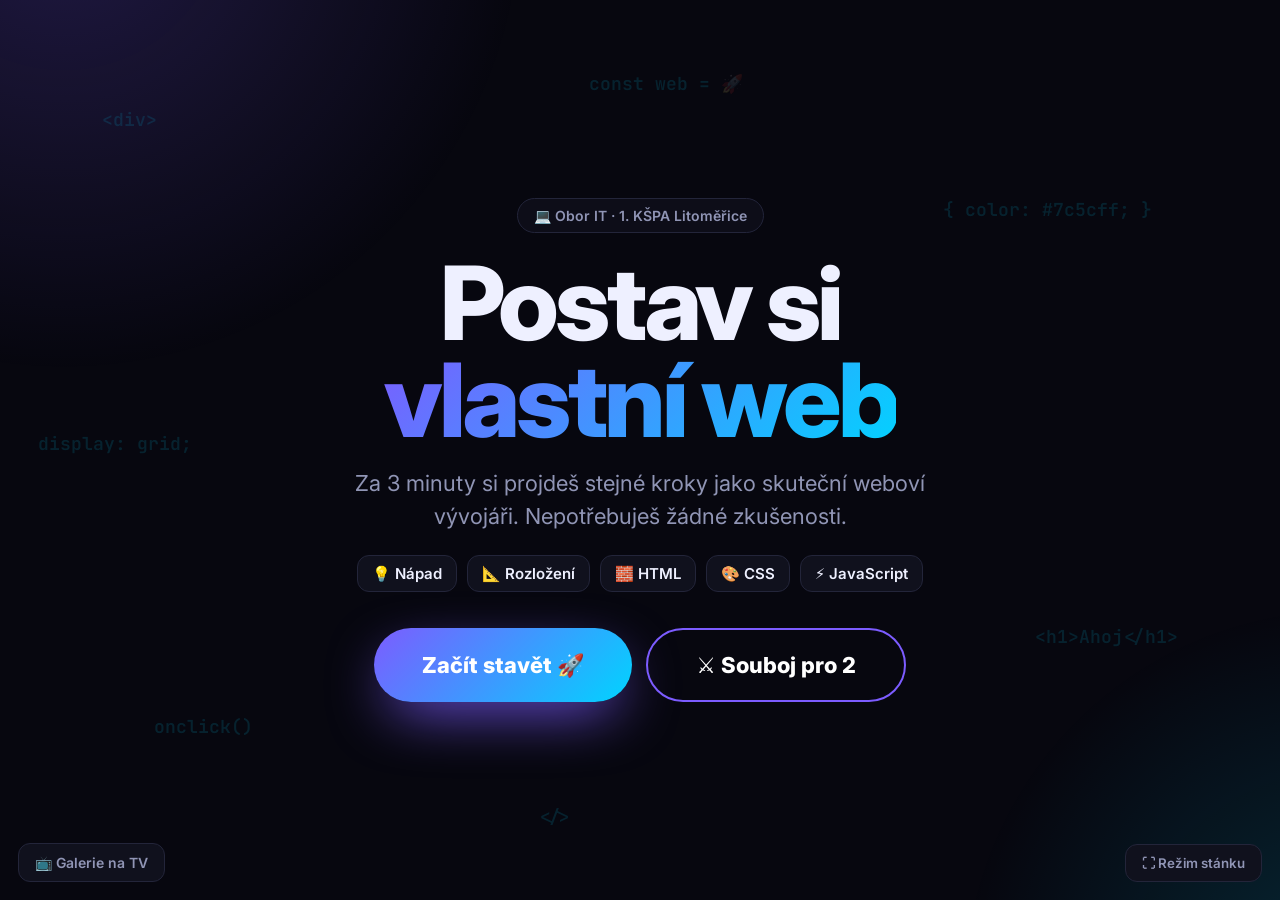
<file: index_14.html>
<!DOCTYPE html>
<html lang="cs">
<head>
<meta charset="utf-8">
<meta name="viewport" content="width=device-width, initial-scale=1">
<title>Postav si web – IT stánek</title>
<link rel="preconnect" href="https://fonts.googleapis.com">
<link href="https://fonts.googleapis.com/css2?family=Inter:wght@400;500;600;700;800&family=JetBrains+Mono:wght@400;600&family=Poppins:wght@600;800&family=Playfair+Display:wght@700;800&family=Space+Grotesk:wght@600;700&family=Bebas+Neue&display=swap" rel="stylesheet">
<script>/* qrcode-generator 1.4.4 (MIT, Kazuhiko Arase) – vloženo kvůli offline režimu */
//---------------------------------------------------------------------
//
// QR Code Generator for JavaScript
//
// Copyright (c) 2009 Kazuhiko Arase
//
// URL: http://www.d-project.com/
//
// Licensed under the MIT license:
//  http://www.opensource.org/licenses/mit-license.php
//
// The word 'QR Code' is registered trademark of
// DENSO WAVE INCORPORATED
//  http://www.denso-wave.com/qrcode/faqpatent-e.html
//
//---------------------------------------------------------------------

var qrcode = function() {

  //---------------------------------------------------------------------
  // qrcode
  //---------------------------------------------------------------------

  /**
   * qrcode
   * @param typeNumber 1 to 40
   * @param errorCorrectionLevel 'L','M','Q','H'
   */
  var qrcode = function(typeNumber, errorCorrectionLevel) {

    var PAD0 = 0xEC;
    var PAD1 = 0x11;

    var _typeNumber = typeNumber;
    var _errorCorrectionLevel = QRErrorCorrectionLevel[errorCorrectionLevel];
    var _modules = null;
    var _moduleCount = 0;
    var _dataCache = null;
    var _dataList = [];

    var _this = {};

    var makeImpl = function(test, maskPattern) {

      _moduleCount = _typeNumber * 4 + 17;
      _modules = function(moduleCount) {
        var modules = new Array(moduleCount);
        for (var row = 0; row < moduleCount; row += 1) {
          modules[row] = new Array(moduleCount);
          for (var col = 0; col < moduleCount; col += 1) {
            modules[row][col] = null;
          }
        }
        return modules;
      }(_moduleCount);

      setupPositionProbePattern(0, 0);
      setupPositionProbePattern(_moduleCount - 7, 0);
      setupPositionProbePattern(0, _moduleCount - 7);
      setupPositionAdjustPattern();
      setupTimingPattern();
      setupTypeInfo(test, maskPattern);

      if (_typeNumber >= 7) {
        setupTypeNumber(test);
      }

      if (_dataCache == null) {
        _dataCache = createData(_typeNumber, _errorCorrectionLevel, _dataList);
      }

      mapData(_dataCache, maskPattern);
    };

    var setupPositionProbePattern = function(row, col) {

      for (var r = -1; r <= 7; r += 1) {

        if (row + r <= -1 || _moduleCount <= row + r) continue;

        for (var c = -1; c <= 7; c += 1) {

          if (col + c <= -1 || _moduleCount <= col + c) continue;

          if ( (0 <= r && r <= 6 && (c == 0 || c == 6) )
              || (0 <= c && c <= 6 && (r == 0 || r == 6) )
              || (2 <= r && r <= 4 && 2 <= c && c <= 4) ) {
            _modules[row + r][col + c] = true;
          } else {
            _modules[row + r][col + c] = false;
          }
        }
      }
    };

    var getBestMaskPattern = function() {

      var minLostPoint = 0;
      var pattern = 0;

      for (var i = 0; i < 8; i += 1) {

        makeImpl(true, i);

        var lostPoint = QRUtil.getLostPoint(_this);

        if (i == 0 || minLostPoint > lostPoint) {
          minLostPoint = lostPoint;
          pattern = i;
        }
      }

      return pattern;
    };

    var setupTimingPattern = function() {

      for (var r = 8; r < _moduleCount - 8; r += 1) {
        if (_modules[r][6] != null) {
          continue;
        }
        _modules[r][6] = (r % 2 == 0);
      }

      for (var c = 8; c < _moduleCount - 8; c += 1) {
        if (_modules[6][c] != null) {
          continue;
        }
        _modules[6][c] = (c % 2 == 0);
      }
    };

    var setupPositionAdjustPattern = function() {

      var pos = QRUtil.getPatternPosition(_typeNumber);

      for (var i = 0; i < pos.length; i += 1) {

        for (var j = 0; j < pos.length; j += 1) {

          var row = pos[i];
          var col = pos[j];

          if (_modules[row][col] != null) {
            continue;
          }

          for (var r = -2; r <= 2; r += 1) {

            for (var c = -2; c <= 2; c += 1) {

              if (r == -2 || r == 2 || c == -2 || c == 2
                  || (r == 0 && c == 0) ) {
                _modules[row + r][col + c] = true;
              } else {
                _modules[row + r][col + c] = false;
              }
            }
          }
        }
      }
    };

    var setupTypeNumber = function(test) {

      var bits = QRUtil.getBCHTypeNumber(_typeNumber);

      for (var i = 0; i < 18; i += 1) {
        var mod = (!test && ( (bits >> i) & 1) == 1);
        _modules[Math.floor(i / 3)][i % 3 + _moduleCount - 8 - 3] = mod;
      }

      for (var i = 0; i < 18; i += 1) {
        var mod = (!test && ( (bits >> i) & 1) == 1);
        _modules[i % 3 + _moduleCount - 8 - 3][Math.floor(i / 3)] = mod;
      }
    };

    var setupTypeInfo = function(test, maskPattern) {

      var data = (_errorCorrectionLevel << 3) | maskPattern;
      var bits = QRUtil.getBCHTypeInfo(data);

      // vertical
      for (var i = 0; i < 15; i += 1) {

        var mod = (!test && ( (bits >> i) & 1) == 1);

        if (i < 6) {
          _modules[i][8] = mod;
        } else if (i < 8) {
          _modules[i + 1][8] = mod;
        } else {
          _modules[_moduleCount - 15 + i][8] = mod;
        }
      }

      // horizontal
      for (var i = 0; i < 15; i += 1) {

        var mod = (!test && ( (bits >> i) & 1) == 1);

        if (i < 8) {
          _modules[8][_moduleCount - i - 1] = mod;
        } else if (i < 9) {
          _modules[8][15 - i - 1 + 1] = mod;
        } else {
          _modules[8][15 - i - 1] = mod;
        }
      }

      // fixed module
      _modules[_moduleCount - 8][8] = (!test);
    };

    var mapData = function(data, maskPattern) {

      var inc = -1;
      var row = _moduleCount - 1;
      var bitIndex = 7;
      var byteIndex = 0;
      var maskFunc = QRUtil.getMaskFunction(maskPattern);

      for (var col = _moduleCount - 1; col > 0; col -= 2) {

        if (col == 6) col -= 1;

        while (true) {

          for (var c = 0; c < 2; c += 1) {

            if (_modules[row][col - c] == null) {

              var dark = false;

              if (byteIndex < data.length) {
                dark = ( ( (data[byteIndex] >>> bitIndex) & 1) == 1);
              }

              var mask = maskFunc(row, col - c);

              if (mask) {
                dark = !dark;
              }

              _modules[row][col - c] = dark;
              bitIndex -= 1;

              if (bitIndex == -1) {
                byteIndex += 1;
                bitIndex = 7;
              }
            }
          }

          row += inc;

          if (row < 0 || _moduleCount <= row) {
            row -= inc;
            inc = -inc;
            break;
          }
        }
      }
    };

    var createBytes = function(buffer, rsBlocks) {

      var offset = 0;

      var maxDcCount = 0;
      var maxEcCount = 0;

      var dcdata = new Array(rsBlocks.length);
      var ecdata = new Array(rsBlocks.length);

      for (var r = 0; r < rsBlocks.length; r += 1) {

        var dcCount = rsBlocks[r].dataCount;
        var ecCount = rsBlocks[r].totalCount - dcCount;

        maxDcCount = Math.max(maxDcCount, dcCount);
        maxEcCount = Math.max(maxEcCount, ecCount);

        dcdata[r] = new Array(dcCount);

        for (var i = 0; i < dcdata[r].length; i += 1) {
          dcdata[r][i] = 0xff & buffer.getBuffer()[i + offset];
        }
        offset += dcCount;

        var rsPoly = QRUtil.getErrorCorrectPolynomial(ecCount);
        var rawPoly = qrPolynomial(dcdata[r], rsPoly.getLength() - 1);

        var modPoly = rawPoly.mod(rsPoly);
        ecdata[r] = new Array(rsPoly.getLength() - 1);
        for (var i = 0; i < ecdata[r].length; i += 1) {
          var modIndex = i + modPoly.getLength() - ecdata[r].length;
          ecdata[r][i] = (modIndex >= 0)? modPoly.getAt(modIndex) : 0;
        }
      }

      var totalCodeCount = 0;
      for (var i = 0; i < rsBlocks.length; i += 1) {
        totalCodeCount += rsBlocks[i].totalCount;
      }

      var data = new Array(totalCodeCount);
      var index = 0;

      for (var i = 0; i < maxDcCount; i += 1) {
        for (var r = 0; r < rsBlocks.length; r += 1) {
          if (i < dcdata[r].length) {
            data[index] = dcdata[r][i];
            index += 1;
          }
        }
      }

      for (var i = 0; i < maxEcCount; i += 1) {
        for (var r = 0; r < rsBlocks.length; r += 1) {
          if (i < ecdata[r].length) {
            data[index] = ecdata[r][i];
            index += 1;
          }
        }
      }

      return data;
    };

    var createData = function(typeNumber, errorCorrectionLevel, dataList) {

      var rsBlocks = QRRSBlock.getRSBlocks(typeNumber, errorCorrectionLevel);

      var buffer = qrBitBuffer();

      for (var i = 0; i < dataList.length; i += 1) {
        var data = dataList[i];
        buffer.put(data.getMode(), 4);
        buffer.put(data.getLength(), QRUtil.getLengthInBits(data.getMode(), typeNumber) );
        data.write(buffer);
      }

      // calc num max data.
      var totalDataCount = 0;
      for (var i = 0; i < rsBlocks.length; i += 1) {
        totalDataCount += rsBlocks[i].dataCount;
      }

      if (buffer.getLengthInBits() > totalDataCount * 8) {
        throw 'code length overflow. ('
          + buffer.getLengthInBits()
          + '>'
          + totalDataCount * 8
          + ')';
      }

      // end code
      if (buffer.getLengthInBits() + 4 <= totalDataCount * 8) {
        buffer.put(0, 4);
      }

      // padding
      while (buffer.getLengthInBits() % 8 != 0) {
        buffer.putBit(false);
      }

      // padding
      while (true) {

        if (buffer.getLengthInBits() >= totalDataCount * 8) {
          break;
        }
        buffer.put(PAD0, 8);

        if (buffer.getLengthInBits() >= totalDataCount * 8) {
          break;
        }
        buffer.put(PAD1, 8);
      }

      return createBytes(buffer, rsBlocks);
    };

    _this.addData = function(data, mode) {

      mode = mode || 'Byte';

      var newData = null;

      switch(mode) {
      case 'Numeric' :
        newData = qrNumber(data);
        break;
      case 'Alphanumeric' :
        newData = qrAlphaNum(data);
        break;
      case 'Byte' :
        newData = qr8BitByte(data);
        break;
      case 'Kanji' :
        newData = qrKanji(data);
        break;
      default :
        throw 'mode:' + mode;
      }

      _dataList.push(newData);
      _dataCache = null;
    };

    _this.isDark = function(row, col) {
      if (row < 0 || _moduleCount <= row || col < 0 || _moduleCount <= col) {
        throw row + ',' + col;
      }
      return _modules[row][col];
    };

    _this.getModuleCount = function() {
      return _moduleCount;
    };

    _this.make = function() {
      if (_typeNumber < 1) {
        var typeNumber = 1;

        for (; typeNumber < 40; typeNumber++) {
          var rsBlocks = QRRSBlock.getRSBlocks(typeNumber, _errorCorrectionLevel);
          var buffer = qrBitBuffer();

          for (var i = 0; i < _dataList.length; i++) {
            var data = _dataList[i];
            buffer.put(data.getMode(), 4);
            buffer.put(data.getLength(), QRUtil.getLengthInBits(data.getMode(), typeNumber) );
            data.write(buffer);
          }

          var totalDataCount = 0;
          for (var i = 0; i < rsBlocks.length; i++) {
            totalDataCount += rsBlocks[i].dataCount;
          }

          if (buffer.getLengthInBits() <= totalDataCount * 8) {
            break;
          }
        }

        _typeNumber = typeNumber;
      }

      makeImpl(false, getBestMaskPattern() );
    };

    _this.createTableTag = function(cellSize, margin) {

      cellSize = cellSize || 2;
      margin = (typeof margin == 'undefined')? cellSize * 4 : margin;

      var qrHtml = '';

      qrHtml += '<table style="';
      qrHtml += ' border-width: 0px; border-style: none;';
      qrHtml += ' border-collapse: collapse;';
      qrHtml += ' padding: 0px; margin: ' + margin + 'px;';
      qrHtml += '">';
      qrHtml += '<tbody>';

      for (var r = 0; r < _this.getModuleCount(); r += 1) {

        qrHtml += '<tr>';

        for (var c = 0; c < _this.getModuleCount(); c += 1) {
          qrHtml += '<td style="';
          qrHtml += ' border-width: 0px; border-style: none;';
          qrHtml += ' border-collapse: collapse;';
          qrHtml += ' padding: 0px; margin: 0px;';
          qrHtml += ' width: ' + cellSize + 'px;';
          qrHtml += ' height: ' + cellSize + 'px;';
          qrHtml += ' background-color: ';
          qrHtml += _this.isDark(r, c)? '#000000' : '#ffffff';
          qrHtml += ';';
          qrHtml += '"/>';
        }

        qrHtml += '</tr>';
      }

      qrHtml += '</tbody>';
      qrHtml += '</table>';

      return qrHtml;
    };

    _this.createSvgTag = function(cellSize, margin, alt, title) {

      var opts = {};
      if (typeof arguments[0] == 'object') {
        // Called by options.
        opts = arguments[0];
        // overwrite cellSize and margin.
        cellSize = opts.cellSize;
        margin = opts.margin;
        alt = opts.alt;
        title = opts.title;
      }

      cellSize = cellSize || 2;
      margin = (typeof margin == 'undefined')? cellSize * 4 : margin;

      // Compose alt property surrogate
      alt = (typeof alt === 'string') ? {text: alt} : alt || {};
      alt.text = alt.text || null;
      alt.id = (alt.text) ? alt.id || 'qrcode-description' : null;

      // Compose title property surrogate
      title = (typeof title === 'string') ? {text: title} : title || {};
      title.text = title.text || null;
      title.id = (title.text) ? title.id || 'qrcode-title' : null;

      var size = _this.getModuleCount() * cellSize + margin * 2;
      var c, mc, r, mr, qrSvg='', rect;

      rect = 'l' + cellSize + ',0 0,' + cellSize +
        ' -' + cellSize + ',0 0,-' + cellSize + 'z ';

      qrSvg += '<svg version="1.1" xmlns="http://www.w3.org/2000/svg"';
      qrSvg += !opts.scalable ? ' width="' + size + 'px" height="' + size + 'px"' : '';
      qrSvg += ' viewBox="0 0 ' + size + ' ' + size + '" ';
      qrSvg += ' preserveAspectRatio="xMinYMin meet"';
      qrSvg += (title.text || alt.text) ? ' role="img" aria-labelledby="' +
          escapeXml([title.id, alt.id].join(' ').trim() ) + '"' : '';
      qrSvg += '>';
      qrSvg += (title.text) ? '<title id="' + escapeXml(title.id) + '">' +
          escapeXml(title.text) + '</title>' : '';
      qrSvg += (alt.text) ? '<description id="' + escapeXml(alt.id) + '">' +
          escapeXml(alt.text) + '</description>' : '';
      qrSvg += '<rect width="100%" height="100%" fill="white" cx="0" cy="0"/>';
      qrSvg += '<path d="';

      for (r = 0; r < _this.getModuleCount(); r += 1) {
        mr = r * cellSize + margin;
        for (c = 0; c < _this.getModuleCount(); c += 1) {
          if (_this.isDark(r, c) ) {
            mc = c*cellSize+margin;
            qrSvg += 'M' + mc + ',' + mr + rect;
          }
        }
      }

      qrSvg += '" stroke="transparent" fill="black"/>';
      qrSvg += '</svg>';

      return qrSvg;
    };

    _this.createDataURL = function(cellSize, margin) {

      cellSize = cellSize || 2;
      margin = (typeof margin == 'undefined')? cellSize * 4 : margin;

      var size = _this.getModuleCount() * cellSize + margin * 2;
      var min = margin;
      var max = size - margin;

      return createDataURL(size, size, function(x, y) {
        if (min <= x && x < max && min <= y && y < max) {
          var c = Math.floor( (x - min) / cellSize);
          var r = Math.floor( (y - min) / cellSize);
          return _this.isDark(r, c)? 0 : 1;
        } else {
          return 1;
        }
      } );
    };

    _this.createImgTag = function(cellSize, margin, alt) {

      cellSize = cellSize || 2;
      margin = (typeof margin == 'undefined')? cellSize * 4 : margin;

      var size = _this.getModuleCount() * cellSize + margin * 2;

      var img = '';
      img += '<img';
      img += '\u0020src="';
      img += _this.createDataURL(cellSize, margin);
      img += '"';
      img += '\u0020width="';
      img += size;
      img += '"';
      img += '\u0020height="';
      img += size;
      img += '"';
      if (alt) {
        img += '\u0020alt="';
        img += escapeXml(alt);
        img += '"';
      }
      img += '/>';

      return img;
    };

    var escapeXml = function(s) {
      var escaped = '';
      for (var i = 0; i < s.length; i += 1) {
        var c = s.charAt(i);
        switch(c) {
        case '<': escaped += '&lt;'; break;
        case '>': escaped += '&gt;'; break;
        case '&': escaped += '&amp;'; break;
        case '"': escaped += '&quot;'; break;
        default : escaped += c; break;
        }
      }
      return escaped;
    };

    var _createHalfASCII = function(margin) {
      var cellSize = 1;
      margin = (typeof margin == 'undefined')? cellSize * 2 : margin;

      var size = _this.getModuleCount() * cellSize + margin * 2;
      var min = margin;
      var max = size - margin;

      var y, x, r1, r2, p;

      var blocks = {
        '██': '█',
        '█ ': '▀',
        ' █': '▄',
        '  ': ' '
      };

      var blocksLastLineNoMargin = {
        '██': '▀',
        '█ ': '▀',
        ' █': ' ',
        '  ': ' '
      };

      var ascii = '';
      for (y = 0; y < size; y += 2) {
        r1 = Math.floor((y - min) / cellSize);
        r2 = Math.floor((y + 1 - min) / cellSize);
        for (x = 0; x < size; x += 1) {
          p = '█';

          if (min <= x && x < max && min <= y && y < max && _this.isDark(r1, Math.floor((x - min) / cellSize))) {
            p = ' ';
          }

          if (min <= x && x < max && min <= y+1 && y+1 < max && _this.isDark(r2, Math.floor((x - min) / cellSize))) {
            p += ' ';
          }
          else {
            p += '█';
          }

          // Output 2 characters per pixel, to create full square. 1 character per pixels gives only half width of square.
          ascii += (margin < 1 && y+1 >= max) ? blocksLastLineNoMargin[p] : blocks[p];
        }

        ascii += '\n';
      }

      if (size % 2 && margin > 0) {
        return ascii.substring(0, ascii.length - size - 1) + Array(size+1).join('▀');
      }

      return ascii.substring(0, ascii.length-1);
    };

    _this.createASCII = function(cellSize, margin) {
      cellSize = cellSize || 1;

      if (cellSize < 2) {
        return _createHalfASCII(margin);
      }

      cellSize -= 1;
      margin = (typeof margin == 'undefined')? cellSize * 2 : margin;

      var size = _this.getModuleCount() * cellSize + margin * 2;
      var min = margin;
      var max = size - margin;

      var y, x, r, p;

      var white = Array(cellSize+1).join('██');
      var black = Array(cellSize+1).join('  ');

      var ascii = '';
      var line = '';
      for (y = 0; y < size; y += 1) {
        r = Math.floor( (y - min) / cellSize);
        line = '';
        for (x = 0; x < size; x += 1) {
          p = 1;

          if (min <= x && x < max && min <= y && y < max && _this.isDark(r, Math.floor((x - min) / cellSize))) {
            p = 0;
          }

          // Output 2 characters per pixel, to create full square. 1 character per pixels gives only half width of square.
          line += p ? white : black;
        }

        for (r = 0; r < cellSize; r += 1) {
          ascii += line + '\n';
        }
      }

      return ascii.substring(0, ascii.length-1);
    };

    _this.renderTo2dContext = function(context, cellSize) {
      cellSize = cellSize || 2;
      var length = _this.getModuleCount();
      for (var row = 0; row < length; row++) {
        for (var col = 0; col < length; col++) {
          context.fillStyle = _this.isDark(row, col) ? 'black' : 'white';
          context.fillRect(row * cellSize, col * cellSize, cellSize, cellSize);
        }
      }
    }

    return _this;
  };

  //---------------------------------------------------------------------
  // qrcode.stringToBytes
  //---------------------------------------------------------------------

  qrcode.stringToBytesFuncs = {
    'default' : function(s) {
      var bytes = [];
      for (var i = 0; i < s.length; i += 1) {
        var c = s.charCodeAt(i);
        bytes.push(c & 0xff);
      }
      return bytes;
    }
  };

  qrcode.stringToBytes = qrcode.stringToBytesFuncs['default'];

  //---------------------------------------------------------------------
  // qrcode.createStringToBytes
  //---------------------------------------------------------------------

  /**
   * @param unicodeData base64 string of byte array.
   * [16bit Unicode],[16bit Bytes], ...
   * @param numChars
   */
  qrcode.createStringToBytes = function(unicodeData, numChars) {

    // create conversion map.

    var unicodeMap = function() {

      var bin = base64DecodeInputStream(unicodeData);
      var read = function() {
        var b = bin.read();
        if (b == -1) throw 'eof';
        return b;
      };

      var count = 0;
      var unicodeMap = {};
      while (true) {
        var b0 = bin.read();
        if (b0 == -1) break;
        var b1 = read();
        var b2 = read();
        var b3 = read();
        var k = String.fromCharCode( (b0 << 8) | b1);
        var v = (b2 << 8) | b3;
        unicodeMap[k] = v;
        count += 1;
      }
      if (count != numChars) {
        throw count + ' != ' + numChars;
      }

      return unicodeMap;
    }();

    var unknownChar = '?'.charCodeAt(0);

    return function(s) {
      var bytes = [];
      for (var i = 0; i < s.length; i += 1) {
        var c = s.charCodeAt(i);
        if (c < 128) {
          bytes.push(c);
        } else {
          var b = unicodeMap[s.charAt(i)];
          if (typeof b == 'number') {
            if ( (b & 0xff) == b) {
              // 1byte
              bytes.push(b);
            } else {
              // 2bytes
              bytes.push(b >>> 8);
              bytes.push(b & 0xff);
            }
          } else {
            bytes.push(unknownChar);
          }
        }
      }
      return bytes;
    };
  };

  //---------------------------------------------------------------------
  // QRMode
  //---------------------------------------------------------------------

  var QRMode = {
    MODE_NUMBER :    1 << 0,
    MODE_ALPHA_NUM : 1 << 1,
    MODE_8BIT_BYTE : 1 << 2,
    MODE_KANJI :     1 << 3
  };

  //---------------------------------------------------------------------
  // QRErrorCorrectionLevel
  //---------------------------------------------------------------------

  var QRErrorCorrectionLevel = {
    L : 1,
    M : 0,
    Q : 3,
    H : 2
  };

  //---------------------------------------------------------------------
  // QRMaskPattern
  //---------------------------------------------------------------------

  var QRMaskPattern = {
    PATTERN000 : 0,
    PATTERN001 : 1,
    PATTERN010 : 2,
    PATTERN011 : 3,
    PATTERN100 : 4,
    PATTERN101 : 5,
    PATTERN110 : 6,
    PATTERN111 : 7
  };

  //---------------------------------------------------------------------
  // QRUtil
  //---------------------------------------------------------------------

  var QRUtil = function() {

    var PATTERN_POSITION_TABLE = [
      [],
      [6, 18],
      [6, 22],
      [6, 26],
      [6, 30],
      [6, 34],
      [6, 22, 38],
      [6, 24, 42],
      [6, 26, 46],
      [6, 28, 50],
      [6, 30, 54],
      [6, 32, 58],
      [6, 34, 62],
      [6, 26, 46, 66],
      [6, 26, 48, 70],
      [6, 26, 50, 74],
      [6, 30, 54, 78],
      [6, 30, 56, 82],
      [6, 30, 58, 86],
      [6, 34, 62, 90],
      [6, 28, 50, 72, 94],
      [6, 26, 50, 74, 98],
      [6, 30, 54, 78, 102],
      [6, 28, 54, 80, 106],
      [6, 32, 58, 84, 110],
      [6, 30, 58, 86, 114],
      [6, 34, 62, 90, 118],
      [6, 26, 50, 74, 98, 122],
      [6, 30, 54, 78, 102, 126],
      [6, 26, 52, 78, 104, 130],
      [6, 30, 56, 82, 108, 134],
      [6, 34, 60, 86, 112, 138],
      [6, 30, 58, 86, 114, 142],
      [6, 34, 62, 90, 118, 146],
      [6, 30, 54, 78, 102, 126, 150],
      [6, 24, 50, 76, 102, 128, 154],
      [6, 28, 54, 80, 106, 132, 158],
      [6, 32, 58, 84, 110, 136, 162],
      [6, 26, 54, 82, 110, 138, 166],
      [6, 30, 58, 86, 114, 142, 170]
    ];
    var G15 = (1 << 10) | (1 << 8) | (1 << 5) | (1 << 4) | (1 << 2) | (1 << 1) | (1 << 0);
    var G18 = (1 << 12) | (1 << 11) | (1 << 10) | (1 << 9) | (1 << 8) | (1 << 5) | (1 << 2) | (1 << 0);
    var G15_MASK = (1 << 14) | (1 << 12) | (1 << 10) | (1 << 4) | (1 << 1);

    var _this = {};

    var getBCHDigit = function(data) {
      var digit = 0;
      while (data != 0) {
        digit += 1;
        data >>>= 1;
      }
      return digit;
    };

    _this.getBCHTypeInfo = function(data) {
      var d = data << 10;
      while (getBCHDigit(d) - getBCHDigit(G15) >= 0) {
        d ^= (G15 << (getBCHDigit(d) - getBCHDigit(G15) ) );
      }
      return ( (data << 10) | d) ^ G15_MASK;
    };

    _this.getBCHTypeNumber = function(data) {
      var d = data << 12;
      while (getBCHDigit(d) - getBCHDigit(G18) >= 0) {
        d ^= (G18 << (getBCHDigit(d) - getBCHDigit(G18) ) );
      }
      return (data << 12) | d;
    };

    _this.getPatternPosition = function(typeNumber) {
      return PATTERN_POSITION_TABLE[typeNumber - 1];
    };

    _this.getMaskFunction = function(maskPattern) {

      switch (maskPattern) {

      case QRMaskPattern.PATTERN000 :
        return function(i, j) { return (i + j) % 2 == 0; };
      case QRMaskPattern.PATTERN001 :
        return function(i, j) { return i % 2 == 0; };
      case QRMaskPattern.PATTERN010 :
        return function(i, j) { return j % 3 == 0; };
      case QRMaskPattern.PATTERN011 :
        return function(i, j) { return (i + j) % 3 == 0; };
      case QRMaskPattern.PATTERN100 :
        return function(i, j) { return (Math.floor(i / 2) + Math.floor(j / 3) ) % 2 == 0; };
      case QRMaskPattern.PATTERN101 :
        return function(i, j) { return (i * j) % 2 + (i * j) % 3 == 0; };
      case QRMaskPattern.PATTERN110 :
        return function(i, j) { return ( (i * j) % 2 + (i * j) % 3) % 2 == 0; };
      case QRMaskPattern.PATTERN111 :
        return function(i, j) { return ( (i * j) % 3 + (i + j) % 2) % 2 == 0; };

      default :
        throw 'bad maskPattern:' + maskPattern;
      }
    };

    _this.getErrorCorrectPolynomial = function(errorCorrectLength) {
      var a = qrPolynomial([1], 0);
      for (var i = 0; i < errorCorrectLength; i += 1) {
        a = a.multiply(qrPolynomial([1, QRMath.gexp(i)], 0) );
      }
      return a;
    };

    _this.getLengthInBits = function(mode, type) {

      if (1 <= type && type < 10) {

        // 1 - 9

        switch(mode) {
        case QRMode.MODE_NUMBER    : return 10;
        case QRMode.MODE_ALPHA_NUM : return 9;
        case QRMode.MODE_8BIT_BYTE : return 8;
        case QRMode.MODE_KANJI     : return 8;
        default :
          throw 'mode:' + mode;
        }

      } else if (type < 27) {

        // 10 - 26

        switch(mode) {
        case QRMode.MODE_NUMBER    : return 12;
        case QRMode.MODE_ALPHA_NUM : return 11;
        case QRMode.MODE_8BIT_BYTE : return 16;
        case QRMode.MODE_KANJI     : return 10;
        default :
          throw 'mode:' + mode;
        }

      } else if (type < 41) {

        // 27 - 40

        switch(mode) {
        case QRMode.MODE_NUMBER    : return 14;
        case QRMode.MODE_ALPHA_NUM : return 13;
        case QRMode.MODE_8BIT_BYTE : return 16;
        case QRMode.MODE_KANJI     : return 12;
        default :
          throw 'mode:' + mode;
        }

      } else {
        throw 'type:' + type;
      }
    };

    _this.getLostPoint = function(qrcode) {

      var moduleCount = qrcode.getModuleCount();

      var lostPoint = 0;

      // LEVEL1

      for (var row = 0; row < moduleCount; row += 1) {
        for (var col = 0; col < moduleCount; col += 1) {

          var sameCount = 0;
          var dark = qrcode.isDark(row, col);

          for (var r = -1; r <= 1; r += 1) {

            if (row + r < 0 || moduleCount <= row + r) {
              continue;
            }

            for (var c = -1; c <= 1; c += 1) {

              if (col + c < 0 || moduleCount <= col + c) {
                continue;
              }

              if (r == 0 && c == 0) {
                continue;
              }

              if (dark == qrcode.isDark(row + r, col + c) ) {
                sameCount += 1;
              }
            }
          }

          if (sameCount > 5) {
            lostPoint += (3 + sameCount - 5);
          }
        }
      };

      // LEVEL2

      for (var row = 0; row < moduleCount - 1; row += 1) {
        for (var col = 0; col < moduleCount - 1; col += 1) {
          var count = 0;
          if (qrcode.isDark(row, col) ) count += 1;
          if (qrcode.isDark(row + 1, col) ) count += 1;
          if (qrcode.isDark(row, col + 1) ) count += 1;
          if (qrcode.isDark(row + 1, col + 1) ) count += 1;
          if (count == 0 || count == 4) {
            lostPoint += 3;
          }
        }
      }

      // LEVEL3

      for (var row = 0; row < moduleCount; row += 1) {
        for (var col = 0; col < moduleCount - 6; col += 1) {
          if (qrcode.isDark(row, col)
              && !qrcode.isDark(row, col + 1)
              &&  qrcode.isDark(row, col + 2)
              &&  qrcode.isDark(row, col + 3)
              &&  qrcode.isDark(row, col + 4)
              && !qrcode.isDark(row, col + 5)
              &&  qrcode.isDark(row, col + 6) ) {
            lostPoint += 40;
          }
        }
      }

      for (var col = 0; col < moduleCount; col += 1) {
        for (var row = 0; row < moduleCount - 6; row += 1) {
          if (qrcode.isDark(row, col)
              && !qrcode.isDark(row + 1, col)
              &&  qrcode.isDark(row + 2, col)
              &&  qrcode.isDark(row + 3, col)
              &&  qrcode.isDark(row + 4, col)
              && !qrcode.isDark(row + 5, col)
              &&  qrcode.isDark(row + 6, col) ) {
            lostPoint += 40;
          }
        }
      }

      // LEVEL4

      var darkCount = 0;

      for (var col = 0; col < moduleCount; col += 1) {
        for (var row = 0; row < moduleCount; row += 1) {
          if (qrcode.isDark(row, col) ) {
            darkCount += 1;
          }
        }
      }

      var ratio = Math.abs(100 * darkCount / moduleCount / moduleCount - 50) / 5;
      lostPoint += ratio * 10;

      return lostPoint;
    };

    return _this;
  }();

  //---------------------------------------------------------------------
  // QRMath
  //---------------------------------------------------------------------

  var QRMath = function() {

    var EXP_TABLE = new Array(256);
    var LOG_TABLE = new Array(256);

    // initialize tables
    for (var i = 0; i < 8; i += 1) {
      EXP_TABLE[i] = 1 << i;
    }
    for (var i = 8; i < 256; i += 1) {
      EXP_TABLE[i] = EXP_TABLE[i - 4]
        ^ EXP_TABLE[i - 5]
        ^ EXP_TABLE[i - 6]
        ^ EXP_TABLE[i - 8];
    }
    for (var i = 0; i < 255; i += 1) {
      LOG_TABLE[EXP_TABLE[i] ] = i;
    }

    var _this = {};

    _this.glog = function(n) {

      if (n < 1) {
        throw 'glog(' + n + ')';
      }

      return LOG_TABLE[n];
    };

    _this.gexp = function(n) {

      while (n < 0) {
        n += 255;
      }

      while (n >= 256) {
        n -= 255;
      }

      return EXP_TABLE[n];
    };

    return _this;
  }();

  //---------------------------------------------------------------------
  // qrPolynomial
  //---------------------------------------------------------------------

  function qrPolynomial(num, shift) {

    if (typeof num.length == 'undefined') {
      throw num.length + '/' + shift;
    }

    var _num = function() {
      var offset = 0;
      while (offset < num.length && num[offset] == 0) {
        offset += 1;
      }
      var _num = new Array(num.length - offset + shift);
      for (var i = 0; i < num.length - offset; i += 1) {
        _num[i] = num[i + offset];
      }
      return _num;
    }();

    var _this = {};

    _this.getAt = function(index) {
      return _num[index];
    };

    _this.getLength = function() {
      return _num.length;
    };

    _this.multiply = function(e) {

      var num = new Array(_this.getLength() + e.getLength() - 1);

      for (var i = 0; i < _this.getLength(); i += 1) {
        for (var j = 0; j < e.getLength(); j += 1) {
          num[i + j] ^= QRMath.gexp(QRMath.glog(_this.getAt(i) ) + QRMath.glog(e.getAt(j) ) );
        }
      }

      return qrPolynomial(num, 0);
    };

    _this.mod = function(e) {

      if (_this.getLength() - e.getLength() < 0) {
        return _this;
      }

      var ratio = QRMath.glog(_this.getAt(0) ) - QRMath.glog(e.getAt(0) );

      var num = new Array(_this.getLength() );
      for (var i = 0; i < _this.getLength(); i += 1) {
        num[i] = _this.getAt(i);
      }

      for (var i = 0; i < e.getLength(); i += 1) {
        num[i] ^= QRMath.gexp(QRMath.glog(e.getAt(i) ) + ratio);
      }

      // recursive call
      return qrPolynomial(num, 0).mod(e);
    };

    return _this;
  };

  //---------------------------------------------------------------------
  // QRRSBlock
  //---------------------------------------------------------------------

  var QRRSBlock = function() {

    var RS_BLOCK_TABLE = [

      // L
      // M
      // Q
      // H

      // 1
      [1, 26, 19],
      [1, 26, 16],
      [1, 26, 13],
      [1, 26, 9],

      // 2
      [1, 44, 34],
      [1, 44, 28],
      [1, 44, 22],
      [1, 44, 16],

      // 3
      [1, 70, 55],
      [1, 70, 44],
      [2, 35, 17],
      [2, 35, 13],

      // 4
      [1, 100, 80],
      [2, 50, 32],
      [2, 50, 24],
      [4, 25, 9],

      // 5
      [1, 134, 108],
      [2, 67, 43],
      [2, 33, 15, 2, 34, 16],
      [2, 33, 11, 2, 34, 12],

      // 6
      [2, 86, 68],
      [4, 43, 27],
      [4, 43, 19],
      [4, 43, 15],

      // 7
      [2, 98, 78],
      [4, 49, 31],
      [2, 32, 14, 4, 33, 15],
      [4, 39, 13, 1, 40, 14],

      // 8
      [2, 121, 97],
      [2, 60, 38, 2, 61, 39],
      [4, 40, 18, 2, 41, 19],
      [4, 40, 14, 2, 41, 15],

      // 9
      [2, 146, 116],
      [3, 58, 36, 2, 59, 37],
      [4, 36, 16, 4, 37, 17],
      [4, 36, 12, 4, 37, 13],

      // 10
      [2, 86, 68, 2, 87, 69],
      [4, 69, 43, 1, 70, 44],
      [6, 43, 19, 2, 44, 20],
      [6, 43, 15, 2, 44, 16],

      // 11
      [4, 101, 81],
      [1, 80, 50, 4, 81, 51],
      [4, 50, 22, 4, 51, 23],
      [3, 36, 12, 8, 37, 13],

      // 12
      [2, 116, 92, 2, 117, 93],
      [6, 58, 36, 2, 59, 37],
      [4, 46, 20, 6, 47, 21],
      [7, 42, 14, 4, 43, 15],

      // 13
      [4, 133, 107],
      [8, 59, 37, 1, 60, 38],
      [8, 44, 20, 4, 45, 21],
      [12, 33, 11, 4, 34, 12],

      // 14
      [3, 145, 115, 1, 146, 116],
      [4, 64, 40, 5, 65, 41],
      [11, 36, 16, 5, 37, 17],
      [11, 36, 12, 5, 37, 13],

      // 15
      [5, 109, 87, 1, 110, 88],
      [5, 65, 41, 5, 66, 42],
      [5, 54, 24, 7, 55, 25],
      [11, 36, 12, 7, 37, 13],

      // 16
      [5, 122, 98, 1, 123, 99],
      [7, 73, 45, 3, 74, 46],
      [15, 43, 19, 2, 44, 20],
      [3, 45, 15, 13, 46, 16],

      // 17
      [1, 135, 107, 5, 136, 108],
      [10, 74, 46, 1, 75, 47],
      [1, 50, 22, 15, 51, 23],
      [2, 42, 14, 17, 43, 15],

      // 18
      [5, 150, 120, 1, 151, 121],
      [9, 69, 43, 4, 70, 44],
      [17, 50, 22, 1, 51, 23],
      [2, 42, 14, 19, 43, 15],

      // 19
      [3, 141, 113, 4, 142, 114],
      [3, 70, 44, 11, 71, 45],
      [17, 47, 21, 4, 48, 22],
      [9, 39, 13, 16, 40, 14],

      // 20
      [3, 135, 107, 5, 136, 108],
      [3, 67, 41, 13, 68, 42],
      [15, 54, 24, 5, 55, 25],
      [15, 43, 15, 10, 44, 16],

      // 21
      [4, 144, 116, 4, 145, 117],
      [17, 68, 42],
      [17, 50, 22, 6, 51, 23],
      [19, 46, 16, 6, 47, 17],

      // 22
      [2, 139, 111, 7, 140, 112],
      [17, 74, 46],
      [7, 54, 24, 16, 55, 25],
      [34, 37, 13],

      // 23
      [4, 151, 121, 5, 152, 122],
      [4, 75, 47, 14, 76, 48],
      [11, 54, 24, 14, 55, 25],
      [16, 45, 15, 14, 46, 16],

      // 24
      [6, 147, 117, 4, 148, 118],
      [6, 73, 45, 14, 74, 46],
      [11, 54, 24, 16, 55, 25],
      [30, 46, 16, 2, 47, 17],

      // 25
      [8, 132, 106, 4, 133, 107],
      [8, 75, 47, 13, 76, 48],
      [7, 54, 24, 22, 55, 25],
      [22, 45, 15, 13, 46, 16],

      // 26
      [10, 142, 114, 2, 143, 115],
      [19, 74, 46, 4, 75, 47],
      [28, 50, 22, 6, 51, 23],
      [33, 46, 16, 4, 47, 17],

      // 27
      [8, 152, 122, 4, 153, 123],
      [22, 73, 45, 3, 74, 46],
      [8, 53, 23, 26, 54, 24],
      [12, 45, 15, 28, 46, 16],

      // 28
      [3, 147, 117, 10, 148, 118],
      [3, 73, 45, 23, 74, 46],
      [4, 54, 24, 31, 55, 25],
      [11, 45, 15, 31, 46, 16],

      // 29
      [7, 146, 116, 7, 147, 117],
      [21, 73, 45, 7, 74, 46],
      [1, 53, 23, 37, 54, 24],
      [19, 45, 15, 26, 46, 16],

      // 30
      [5, 145, 115, 10, 146, 116],
      [19, 75, 47, 10, 76, 48],
      [15, 54, 24, 25, 55, 25],
      [23, 45, 15, 25, 46, 16],

      // 31
      [13, 145, 115, 3, 146, 116],
      [2, 74, 46, 29, 75, 47],
      [42, 54, 24, 1, 55, 25],
      [23, 45, 15, 28, 46, 16],

      // 32
      [17, 145, 115],
      [10, 74, 46, 23, 75, 47],
      [10, 54, 24, 35, 55, 25],
      [19, 45, 15, 35, 46, 16],

      // 33
      [17, 145, 115, 1, 146, 116],
      [14, 74, 46, 21, 75, 47],
      [29, 54, 24, 19, 55, 25],
      [11, 45, 15, 46, 46, 16],

      // 34
      [13, 145, 115, 6, 146, 116],
      [14, 74, 46, 23, 75, 47],
      [44, 54, 24, 7, 55, 25],
      [59, 46, 16, 1, 47, 17],

      // 35
      [12, 151, 121, 7, 152, 122],
      [12, 75, 47, 26, 76, 48],
      [39, 54, 24, 14, 55, 25],
      [22, 45, 15, 41, 46, 16],

      // 36
      [6, 151, 121, 14, 152, 122],
      [6, 75, 47, 34, 76, 48],
      [46, 54, 24, 10, 55, 25],
      [2, 45, 15, 64, 46, 16],

      // 37
      [17, 152, 122, 4, 153, 123],
      [29, 74, 46, 14, 75, 47],
      [49, 54, 24, 10, 55, 25],
      [24, 45, 15, 46, 46, 16],

      // 38
      [4, 152, 122, 18, 153, 123],
      [13, 74, 46, 32, 75, 47],
      [48, 54, 24, 14, 55, 25],
      [42, 45, 15, 32, 46, 16],

      // 39
      [20, 147, 117, 4, 148, 118],
      [40, 75, 47, 7, 76, 48],
      [43, 54, 24, 22, 55, 25],
      [10, 45, 15, 67, 46, 16],

      // 40
      [19, 148, 118, 6, 149, 119],
      [18, 75, 47, 31, 76, 48],
      [34, 54, 24, 34, 55, 25],
      [20, 45, 15, 61, 46, 16]
    ];

    var qrRSBlock = function(totalCount, dataCount) {
      var _this = {};
      _this.totalCount = totalCount;
      _this.dataCount = dataCount;
      return _this;
    };

    var _this = {};

    var getRsBlockTable = function(typeNumber, errorCorrectionLevel) {

      switch(errorCorrectionLevel) {
      case QRErrorCorrectionLevel.L :
        return RS_BLOCK_TABLE[(typeNumber - 1) * 4 + 0];
      case QRErrorCorrectionLevel.M :
        return RS_BLOCK_TABLE[(typeNumber - 1) * 4 + 1];
      case QRErrorCorrectionLevel.Q :
        return RS_BLOCK_TABLE[(typeNumber - 1) * 4 + 2];
      case QRErrorCorrectionLevel.H :
        return RS_BLOCK_TABLE[(typeNumber - 1) * 4 + 3];
      default :
        return undefined;
      }
    };

    _this.getRSBlocks = function(typeNumber, errorCorrectionLevel) {

      var rsBlock = getRsBlockTable(typeNumber, errorCorrectionLevel);

      if (typeof rsBlock == 'undefined') {
        throw 'bad rs block @ typeNumber:' + typeNumber +
            '/errorCorrectionLevel:' + errorCorrectionLevel;
      }

      var length = rsBlock.length / 3;

      var list = [];

      for (var i = 0; i < length; i += 1) {

        var count = rsBlock[i * 3 + 0];
        var totalCount = rsBlock[i * 3 + 1];
        var dataCount = rsBlock[i * 3 + 2];

        for (var j = 0; j < count; j += 1) {
          list.push(qrRSBlock(totalCount, dataCount) );
        }
      }

      return list;
    };

    return _this;
  }();

  //---------------------------------------------------------------------
  // qrBitBuffer
  //---------------------------------------------------------------------

  var qrBitBuffer = function() {

    var _buffer = [];
    var _length = 0;

    var _this = {};

    _this.getBuffer = function() {
      return _buffer;
    };

    _this.getAt = function(index) {
      var bufIndex = Math.floor(index / 8);
      return ( (_buffer[bufIndex] >>> (7 - index % 8) ) & 1) == 1;
    };

    _this.put = function(num, length) {
      for (var i = 0; i < length; i += 1) {
        _this.putBit( ( (num >>> (length - i - 1) ) & 1) == 1);
      }
    };

    _this.getLengthInBits = function() {
      return _length;
    };

    _this.putBit = function(bit) {

      var bufIndex = Math.floor(_length / 8);
      if (_buffer.length <= bufIndex) {
        _buffer.push(0);
      }

      if (bit) {
        _buffer[bufIndex] |= (0x80 >>> (_length % 8) );
      }

      _length += 1;
    };

    return _this;
  };

  //---------------------------------------------------------------------
  // qrNumber
  //---------------------------------------------------------------------

  var qrNumber = function(data) {

    var _mode = QRMode.MODE_NUMBER;
    var _data = data;

    var _this = {};

    _this.getMode = function() {
      return _mode;
    };

    _this.getLength = function(buffer) {
      return _data.length;
    };

    _this.write = function(buffer) {

      var data = _data;

      var i = 0;

      while (i + 2 < data.length) {
        buffer.put(strToNum(data.substring(i, i + 3) ), 10);
        i += 3;
      }

      if (i < data.length) {
        if (data.length - i == 1) {
          buffer.put(strToNum(data.substring(i, i + 1) ), 4);
        } else if (data.length - i == 2) {
          buffer.put(strToNum(data.substring(i, i + 2) ), 7);
        }
      }
    };

    var strToNum = function(s) {
      var num = 0;
      for (var i = 0; i < s.length; i += 1) {
        num = num * 10 + chatToNum(s.charAt(i) );
      }
      return num;
    };

    var chatToNum = function(c) {
      if ('0' <= c && c <= '9') {
        return c.charCodeAt(0) - '0'.charCodeAt(0);
      }
      throw 'illegal char :' + c;
    };

    return _this;
  };

  //---------------------------------------------------------------------
  // qrAlphaNum
  //---------------------------------------------------------------------

  var qrAlphaNum = function(data) {

    var _mode = QRMode.MODE_ALPHA_NUM;
    var _data = data;

    var _this = {};

    _this.getMode = function() {
      return _mode;
    };

    _this.getLength = function(buffer) {
      return _data.length;
    };

    _this.write = function(buffer) {

      var s = _data;

      var i = 0;

      while (i + 1 < s.length) {
        buffer.put(
          getCode(s.charAt(i) ) * 45 +
          getCode(s.charAt(i + 1) ), 11);
        i += 2;
      }

      if (i < s.length) {
        buffer.put(getCode(s.charAt(i) ), 6);
      }
    };

    var getCode = function(c) {

      if ('0' <= c && c <= '9') {
        return c.charCodeAt(0) - '0'.charCodeAt(0);
      } else if ('A' <= c && c <= 'Z') {
        return c.charCodeAt(0) - 'A'.charCodeAt(0) + 10;
      } else {
        switch (c) {
        case ' ' : return 36;
        case '$' : return 37;
        case '%' : return 38;
        case '*' : return 39;
        case '+' : return 40;
        case '-' : return 41;
        case '.' : return 42;
        case '/' : return 43;
        case ':' : return 44;
        default :
          throw 'illegal char :' + c;
        }
      }
    };

    return _this;
  };

  //---------------------------------------------------------------------
  // qr8BitByte
  //---------------------------------------------------------------------

  var qr8BitByte = function(data) {

    var _mode = QRMode.MODE_8BIT_BYTE;
    var _data = data;
    var _bytes = qrcode.stringToBytes(data);

    var _this = {};

    _this.getMode = function() {
      return _mode;
    };

    _this.getLength = function(buffer) {
      return _bytes.length;
    };

    _this.write = function(buffer) {
      for (var i = 0; i < _bytes.length; i += 1) {
        buffer.put(_bytes[i], 8);
      }
    };

    return _this;
  };

  //---------------------------------------------------------------------
  // qrKanji
  //---------------------------------------------------------------------

  var qrKanji = function(data) {

    var _mode = QRMode.MODE_KANJI;
    var _data = data;

    var stringToBytes = qrcode.stringToBytesFuncs['SJIS'];
    if (!stringToBytes) {
      throw 'sjis not supported.';
    }
    !function(c, code) {
      // self test for sjis support.
      var test = stringToBytes(c);
      if (test.length != 2 || ( (test[0] << 8) | test[1]) != code) {
        throw 'sjis not supported.';
      }
    }('\u53cb', 0x9746);

    var _bytes = stringToBytes(data);

    var _this = {};

    _this.getMode = function() {
      return _mode;
    };

    _this.getLength = function(buffer) {
      return ~~(_bytes.length / 2);
    };

    _this.write = function(buffer) {

      var data = _bytes;

      var i = 0;

      while (i + 1 < data.length) {

        var c = ( (0xff & data[i]) << 8) | (0xff & data[i + 1]);

        if (0x8140 <= c && c <= 0x9FFC) {
          c -= 0x8140;
        } else if (0xE040 <= c && c <= 0xEBBF) {
          c -= 0xC140;
        } else {
          throw 'illegal char at ' + (i + 1) + '/' + c;
        }

        c = ( (c >>> 8) & 0xff) * 0xC0 + (c & 0xff);

        buffer.put(c, 13);

        i += 2;
      }

      if (i < data.length) {
        throw 'illegal char at ' + (i + 1);
      }
    };

    return _this;
  };

  //=====================================================================
  // GIF Support etc.
  //

  //---------------------------------------------------------------------
  // byteArrayOutputStream
  //---------------------------------------------------------------------

  var byteArrayOutputStream = function() {

    var _bytes = [];

    var _this = {};

    _this.writeByte = function(b) {
      _bytes.push(b & 0xff);
    };

    _this.writeShort = function(i) {
      _this.writeByte(i);
      _this.writeByte(i >>> 8);
    };

    _this.writeBytes = function(b, off, len) {
      off = off || 0;
      len = len || b.length;
      for (var i = 0; i < len; i += 1) {
        _this.writeByte(b[i + off]);
      }
    };

    _this.writeString = function(s) {
      for (var i = 0; i < s.length; i += 1) {
        _this.writeByte(s.charCodeAt(i) );
      }
    };

    _this.toByteArray = function() {
      return _bytes;
    };

    _this.toString = function() {
      var s = '';
      s += '[';
      for (var i = 0; i < _bytes.length; i += 1) {
        if (i > 0) {
          s += ',';
        }
        s += _bytes[i];
      }
      s += ']';
      return s;
    };

    return _this;
  };

  //---------------------------------------------------------------------
  // base64EncodeOutputStream
  //---------------------------------------------------------------------

  var base64EncodeOutputStream = function() {

    var _buffer = 0;
    var _buflen = 0;
    var _length = 0;
    var _base64 = '';

    var _this = {};

    var writeEncoded = function(b) {
      _base64 += String.fromCharCode(encode(b & 0x3f) );
    };

    var encode = function(n) {
      if (n < 0) {
        // error.
      } else if (n < 26) {
        return 0x41 + n;
      } else if (n < 52) {
        return 0x61 + (n - 26);
      } else if (n < 62) {
        return 0x30 + (n - 52);
      } else if (n == 62) {
        return 0x2b;
      } else if (n == 63) {
        return 0x2f;
      }
      throw 'n:' + n;
    };

    _this.writeByte = function(n) {

      _buffer = (_buffer << 8) | (n & 0xff);
      _buflen += 8;
      _length += 1;

      while (_buflen >= 6) {
        writeEncoded(_buffer >>> (_buflen - 6) );
        _buflen -= 6;
      }
    };

    _this.flush = function() {

      if (_buflen > 0) {
        writeEncoded(_buffer << (6 - _buflen) );
        _buffer = 0;
        _buflen = 0;
      }

      if (_length % 3 != 0) {
        // padding
        var padlen = 3 - _length % 3;
        for (var i = 0; i < padlen; i += 1) {
          _base64 += '=';
        }
      }
    };

    _this.toString = function() {
      return _base64;
    };

    return _this;
  };

  //---------------------------------------------------------------------
  // base64DecodeInputStream
  //---------------------------------------------------------------------

  var base64DecodeInputStream = function(str) {

    var _str = str;
    var _pos = 0;
    var _buffer = 0;
    var _buflen = 0;

    var _this = {};

    _this.read = function() {

      while (_buflen < 8) {

        if (_pos >= _str.length) {
          if (_buflen == 0) {
            return -1;
          }
          throw 'unexpected end of file./' + _buflen;
        }

        var c = _str.charAt(_pos);
        _pos += 1;

        if (c == '=') {
          _buflen = 0;
          return -1;
        } else if (c.match(/^\s$/) ) {
          // ignore if whitespace.
          continue;
        }

        _buffer = (_buffer << 6) | decode(c.charCodeAt(0) );
        _buflen += 6;
      }

      var n = (_buffer >>> (_buflen - 8) ) & 0xff;
      _buflen -= 8;
      return n;
    };

    var decode = function(c) {
      if (0x41 <= c && c <= 0x5a) {
        return c - 0x41;
      } else if (0x61 <= c && c <= 0x7a) {
        return c - 0x61 + 26;
      } else if (0x30 <= c && c <= 0x39) {
        return c - 0x30 + 52;
      } else if (c == 0x2b) {
        return 62;
      } else if (c == 0x2f) {
        return 63;
      } else {
        throw 'c:' + c;
      }
    };

    return _this;
  };

  //---------------------------------------------------------------------
  // gifImage (B/W)
  //---------------------------------------------------------------------

  var gifImage = function(width, height) {

    var _width = width;
    var _height = height;
    var _data = new Array(width * height);

    var _this = {};

    _this.setPixel = function(x, y, pixel) {
      _data[y * _width + x] = pixel;
    };

    _this.write = function(out) {

      //---------------------------------
      // GIF Signature

      out.writeString('GIF87a');

      //---------------------------------
      // Screen Descriptor

      out.writeShort(_width);
      out.writeShort(_height);

      out.writeByte(0x80); // 2bit
      out.writeByte(0);
      out.writeByte(0);

      //---------------------------------
      // Global Color Map

      // black
      out.writeByte(0x00);
      out.writeByte(0x00);
      out.writeByte(0x00);

      // white
      out.writeByte(0xff);
      out.writeByte(0xff);
      out.writeByte(0xff);

      //---------------------------------
      // Image Descriptor

      out.writeString(',');
      out.writeShort(0);
      out.writeShort(0);
      out.writeShort(_width);
      out.writeShort(_height);
      out.writeByte(0);

      //---------------------------------
      // Local Color Map

      //---------------------------------
      // Raster Data

      var lzwMinCodeSize = 2;
      var raster = getLZWRaster(lzwMinCodeSize);

      out.writeByte(lzwMinCodeSize);

      var offset = 0;

      while (raster.length - offset > 255) {
        out.writeByte(255);
        out.writeBytes(raster, offset, 255);
        offset += 255;
      }

      out.writeByte(raster.length - offset);
      out.writeBytes(raster, offset, raster.length - offset);
      out.writeByte(0x00);

      //---------------------------------
      // GIF Terminator
      out.writeString(';');
    };

    var bitOutputStream = function(out) {

      var _out = out;
      var _bitLength = 0;
      var _bitBuffer = 0;

      var _this = {};

      _this.write = function(data, length) {

        if ( (data >>> length) != 0) {
          throw 'length over';
        }

        while (_bitLength + length >= 8) {
          _out.writeByte(0xff & ( (data << _bitLength) | _bitBuffer) );
          length -= (8 - _bitLength);
          data >>>= (8 - _bitLength);
          _bitBuffer = 0;
          _bitLength = 0;
        }

        _bitBuffer = (data << _bitLength) | _bitBuffer;
        _bitLength = _bitLength + length;
      };

      _this.flush = function() {
        if (_bitLength > 0) {
          _out.writeByte(_bitBuffer);
        }
      };

      return _this;
    };

    var getLZWRaster = function(lzwMinCodeSize) {

      var clearCode = 1 << lzwMinCodeSize;
      var endCode = (1 << lzwMinCodeSize) + 1;
      var bitLength = lzwMinCodeSize + 1;

      // Setup LZWTable
      var table = lzwTable();

      for (var i = 0; i < clearCode; i += 1) {
        table.add(String.fromCharCode(i) );
      }
      table.add(String.fromCharCode(clearCode) );
      table.add(String.fromCharCode(endCode) );

      var byteOut = byteArrayOutputStream();
      var bitOut = bitOutputStream(byteOut);

      // clear code
      bitOut.write(clearCode, bitLength);

      var dataIndex = 0;

      var s = String.fromCharCode(_data[dataIndex]);
      dataIndex += 1;

      while (dataIndex < _data.length) {

        var c = String.fromCharCode(_data[dataIndex]);
        dataIndex += 1;

        if (table.contains(s + c) ) {

          s = s + c;

        } else {

          bitOut.write(table.indexOf(s), bitLength);

          if (table.size() < 0xfff) {

            if (table.size() == (1 << bitLength) ) {
              bitLength += 1;
            }

            table.add(s + c);
          }

          s = c;
        }
      }

      bitOut.write(table.indexOf(s), bitLength);

      // end code
      bitOut.write(endCode, bitLength);

      bitOut.flush();

      return byteOut.toByteArray();
    };

    var lzwTable = function() {

      var _map = {};
      var _size = 0;

      var _this = {};

      _this.add = function(key) {
        if (_this.contains(key) ) {
          throw 'dup key:' + key;
        }
        _map[key] = _size;
        _size += 1;
      };

      _this.size = function() {
        return _size;
      };

      _this.indexOf = function(key) {
        return _map[key];
      };

      _this.contains = function(key) {
        return typeof _map[key] != 'undefined';
      };

      return _this;
    };

    return _this;
  };

  var createDataURL = function(width, height, getPixel) {
    var gif = gifImage(width, height);
    for (var y = 0; y < height; y += 1) {
      for (var x = 0; x < width; x += 1) {
        gif.setPixel(x, y, getPixel(x, y) );
      }
    }

    var b = byteArrayOutputStream();
    gif.write(b);

    var base64 = base64EncodeOutputStream();
    var bytes = b.toByteArray();
    for (var i = 0; i < bytes.length; i += 1) {
      base64.writeByte(bytes[i]);
    }
    base64.flush();

    return 'data:image/gif;base64,' + base64;
  };

  //---------------------------------------------------------------------
  // returns qrcode function.

  return qrcode;
}();

// multibyte support
!function() {

  qrcode.stringToBytesFuncs['UTF-8'] = function(s) {
    // http://stackoverflow.com/questions/18729405/how-to-convert-utf8-string-to-byte-array
    function toUTF8Array(str) {
      var utf8 = [];
      for (var i=0; i < str.length; i++) {
        var charcode = str.charCodeAt(i);
        if (charcode < 0x80) utf8.push(charcode);
        else if (charcode < 0x800) {
          utf8.push(0xc0 | (charcode >> 6),
              0x80 | (charcode & 0x3f));
        }
        else if (charcode < 0xd800 || charcode >= 0xe000) {
          utf8.push(0xe0 | (charcode >> 12),
              0x80 | ((charcode>>6) & 0x3f),
              0x80 | (charcode & 0x3f));
        }
        // surrogate pair
        else {
          i++;
          // UTF-16 encodes 0x10000-0x10FFFF by
          // subtracting 0x10000 and splitting the
          // 20 bits of 0x0-0xFFFFF into two halves
          charcode = 0x10000 + (((charcode & 0x3ff)<<10)
            | (str.charCodeAt(i) & 0x3ff));
          utf8.push(0xf0 | (charcode >>18),
              0x80 | ((charcode>>12) & 0x3f),
              0x80 | ((charcode>>6) & 0x3f),
              0x80 | (charcode & 0x3f));
        }
      }
      return utf8;
    }
    return toUTF8Array(s);
  };

}();

(function (factory) {
  if (typeof define === 'function' && define.amd) {
      define([], factory);
  } else if (typeof exports === 'object') {
      module.exports = factory();
  }
}(function () {
    return qrcode;
}));

</script>
<style>
:root{--bg:#07070f;--panel:#10111d;--line:#23253a;--txt:#eef0ff;--mut:#9095b5;--acc:#7c5cff;--acc2:#00d4ff}
*{box-sizing:border-box}
html,body{margin:0;height:100%;background:var(--bg);color:var(--txt);font-family:Inter,system-ui,sans-serif;-webkit-tap-highlight-color:transparent;overflow:hidden;touch-action:manipulation}
body::before{content:'';position:fixed;inset:0;background:radial-gradient(60vw 60vw at 5% -10%,rgba(124,92,255,.22),transparent 60%),radial-gradient(50vw 50vw at 105% 110%,rgba(0,212,255,.16),transparent 60%);pointer-events:none}
button{font-family:inherit;cursor:pointer;color:inherit}
.screen{position:fixed;inset:0;display:none}
.screen.on{display:flex}
.grad{background:linear-gradient(135deg,var(--acc),var(--acc2));-webkit-background-clip:text;background-clip:text;color:transparent}

/* ---------- INTRO ---------- */
#intro{flex-direction:column;align-items:center;justify-content:center;text-align:center;padding:24px;overflow:hidden}
.badge{display:inline-flex;gap:8px;padding:8px 16px;border-radius:999px;border:1px solid var(--line);background:rgba(16,17,29,.7);font-weight:600;font-size:14px;color:var(--mut)}
#intro h1{font-size:clamp(44px,8vw,110px);font-weight:800;letter-spacing:-.04em;line-height:.95;margin:22px 0 18px}
#intro p{color:var(--mut);font-size:clamp(16px,2vw,22px);max-width:640px;line-height:1.5;margin:0 0 22px}
.mini{display:flex;flex-wrap:wrap;justify-content:center;gap:10px;margin-bottom:36px}
.mini span{padding:8px 14px;border-radius:12px;background:var(--panel);border:1px solid var(--line);font-weight:600;font-size:15px}
.big{font-size:22px;font-weight:800;padding:22px 48px;border-radius:999px;border:0;color:#fff;background:linear-gradient(135deg,var(--acc),var(--acc2));box-shadow:0 20px 60px -15px var(--acc);animation:pulse 2.2s infinite}
.big:active{transform:scale(.96)}
@keyframes pulse{50%{box-shadow:0 20px 80px -5px var(--acc)}}
.kiosk{position:absolute;bottom:18px;right:18px;border:1px solid var(--line);background:var(--panel);color:var(--mut);padding:10px 16px;border-radius:12px;font-weight:600}
.floaties span{position:absolute;font:600 18px 'JetBrains Mono',monospace;color:var(--acc2);opacity:.13;animation:fl 9s ease-in-out infinite;pointer-events:none}
@keyframes fl{50%{transform:translateY(-26px) rotate(4deg)}}

/* ---------- BUILDER ---------- */
#builder{flex-direction:column}
header.top{display:flex;align-items:center;gap:14px;padding:12px 20px;border-bottom:1px solid var(--line);background:rgba(7,7,15,.65);backdrop-filter:blur(10px);position:relative;z-index:2}
.home{width:44px;height:44px;border-radius:12px;border:1px solid var(--line);background:var(--panel);font-size:20px}
.progress{display:flex;gap:6px;flex:1;justify-content:center;flex-wrap:wrap}
.pstep{display:flex;align-items:center;gap:8px;padding:8px 14px;border-radius:999px;color:var(--mut);font-weight:600;font-size:14px;border:1px solid transparent;background:none}
.pstep .n{width:24px;height:24px;border-radius:50%;display:grid;place-items:center;background:var(--line);font-size:12px;color:#fff}
.pstep.done .n{background:var(--acc)}
.pstep.cur{color:#fff;border-color:var(--line);background:var(--panel)}
.pstep.cur .n{background:linear-gradient(135deg,var(--acc),var(--acc2))}
main.work{flex:1;display:grid;grid-template-columns:minmax(340px,430px) 1fr;min-height:0}
aside.ctrl{padding:24px;overflow:auto;border-right:1px solid var(--line);display:flex;flex-direction:column;gap:18px;background:rgba(7,7,15,.4)}
.kicker{font:600 12px 'JetBrains Mono',monospace;color:var(--acc2);letter-spacing:.12em;text-transform:uppercase}
aside h2{font-size:30px;margin:6px 0 0;letter-spacing:-.02em;line-height:1.1}
.info{color:var(--mut);line-height:1.55;font-size:15px;margin:0}
.info b{color:var(--txt)}
.tip{font-size:14px;color:var(--mut);background:rgba(0,212,255,.07);border:1px solid rgba(0,212,255,.2);padding:12px 14px;border-radius:12px;line-height:1.45}
.nav-btns{margin:auto -24px -24px;display:flex;gap:10px;padding:18px 24px 24px;position:sticky;bottom:-24px;background:linear-gradient(rgba(7,7,15,0),#07070f 35%);z-index:5}
.stepbar{height:6px;border-radius:99px;background:var(--line);overflow:hidden;margin-top:12px}
.stepbar i{display:block;height:100%;background:linear-gradient(90deg,var(--acc),var(--acc2));transition:width .4s}
.analogy{font-size:15px;color:#d6d9f7;background:rgba(0,212,255,.06);border-left:3px solid var(--acc2);padding:11px 14px;border-radius:0 12px 12px 0;line-height:1.45}
.tasks{border:1px solid rgba(124,92,255,.45);background:rgba(124,92,255,.08);border-radius:14px;padding:12px 14px}
.tasks .hd{font-weight:800;font-size:15px;margin-bottom:6px;display:flex;justify-content:space-between}
.tasks .hd span{color:var(--mut);font-weight:600;font-family:'JetBrains Mono',monospace}
.task{display:flex;gap:10px;align-items:center;padding:5px 0;font-size:15px;color:var(--mut);transition:.2s}
.task i{width:22px;height:22px;border-radius:50%;border:2px solid #4a4f78;flex:none;display:grid;place-items:center;font-style:normal;font-size:12px;font-weight:800;transition:.2s}
.task.ok{color:var(--txt)}
.task.ok i{background:#22c55e;border-color:#22c55e;color:#fff;animation:tpop .3s}
@keyframes tpop{50%{transform:scale(1.35)}}
.btn-p.ready{animation:ready 1.3s infinite}
@keyframes ready{50%{box-shadow:0 0 0 7px rgba(124,92,255,.28),0 12px 40px -8px var(--acc)}}
.rnd{width:100%;padding:14px;border-radius:14px;border:2px dashed #4a4f78;background:transparent;font-weight:700;font-size:16px}
.rnd:active{transform:scale(.97)}
.phead{display:flex;align-items:center;justify-content:space-between;gap:12px;margin-bottom:12px}
.phead .lb{font-weight:600;color:var(--mut);font-size:14px}
.phead .lb b{color:var(--txt)}
.dev{display:flex;background:var(--panel);border:1px solid var(--line);border-radius:12px;padding:4px;flex:none}
.dev button{border:0;background:transparent;padding:8px 14px;border-radius:9px;font-weight:600;font-size:14px;color:var(--mut)}
.dev button.sel{background:var(--line);color:#fff}
.vp.mobile{background:repeating-linear-gradient(45deg,#0b0c16 0 10px,#0e0f1c 10px 20px)}
.vp.mobile #host{left:50%;width:390px;max-width:100%;transform:translateX(-50%);border-left:1px solid var(--line);border-right:1px solid var(--line);box-shadow:0 0 60px rgba(0,0,0,.6)}
#knob.hint{animation:knobhint 1.6s ease-in-out infinite}
@keyframes knobhint{0%,100%{transform:translateX(0)}50%{transform:translateX(-22px)}}
.qrbig{display:flex;flex-direction:column;align-items:center;text-align:center;gap:10px;background:#fff;color:#151628;border-radius:18px;padding:18px}
.qrbig b{font-size:19px}
.qrbig span{font-size:13.5px;color:#555a78;line-height:1.4}
.linkrow{display:flex;gap:8px;width:100%}
.linkrow a,.linkrow button{flex:1;padding:11px 8px;border-radius:12px;font:700 14px Inter,sans-serif;text-decoration:none;text-align:center}
.linkrow a{background:linear-gradient(135deg,var(--acc),var(--acc2));color:#fff}
.linkrow button{border:1px solid #d9dbea;background:#f3f4fb;color:#151628}
#qrme{min-height:150px;display:grid;place-items:center;font-size:13px;color:#555}
#qrschool{background:#fff;padding:4px;border-radius:10px;flex:none;color:#333;font-size:10px;display:grid;place-items:center;text-align:center}
#qrme img,#qrschool img,#qrme canvas,#qrschool canvas{display:block}
.btn-p{flex:1;padding:17px;border-radius:14px;border:0;font-weight:800;font-size:17px;color:#fff;background:linear-gradient(135deg,var(--acc),var(--acc2));box-shadow:0 12px 30px -12px var(--acc)}
.btn-s{padding:17px 22px;border-radius:14px;border:1px solid var(--line);background:var(--panel);font-weight:700;font-size:17px}
.btn-p:active,.btn-s:active{transform:scale(.97)}
.g3{display:grid;grid-template-columns:repeat(3,1fr);gap:10px}
.g2{display:grid;grid-template-columns:repeat(2,1fr);gap:10px}
.opt{padding:14px 8px;border-radius:14px;border:2px solid var(--line);background:var(--panel);font-weight:600;font-size:14px;display:flex;flex-direction:column;align-items:center;gap:6px;transition:.15s}
.opt .e{font-size:30px;line-height:1}
.opt.sel{border-color:var(--acc);background:rgba(124,92,255,.16);box-shadow:0 0 0 4px rgba(124,92,255,.14)}
.opt:active{transform:scale(.96)}
.lbl{font-size:13px;color:var(--mut);font-weight:700;display:block;margin-bottom:8px;text-transform:uppercase;letter-spacing:.06em}
input.txt{width:100%;padding:15px 16px;border-radius:12px;border:2px solid var(--line);background:var(--panel);color:#fff;font-size:17px;font-family:inherit;outline:none}
input.txt:focus{border-color:var(--acc)}
.blk{display:flex;align-items:center;gap:10px;padding:8px;border-radius:14px;background:var(--panel);border:1px solid var(--line);animation:blkin .25s;cursor:grab;user-select:none;transition:opacity .15s,border-color .15s}
.blk:hover{border-color:#3a3e63}
.blk.dragging{opacity:.25}
.blk .hdl,.blk .th{touch-action:none}
.hdl{width:30px;height:44px;display:grid;place-items:center;color:var(--mut);font-size:20px;flex:none}
.th svg,.pt svg{display:block;border-radius:6px}
.vars{display:flex;gap:4px;margin-top:6px;flex-wrap:wrap}
.vb{padding:5px 10px;border-radius:999px;border:1px solid var(--line);background:transparent;font-size:12px;font-weight:600;color:var(--mut)}
.vb.sel{background:var(--acc);border-color:var(--acc);color:#fff}
.pal{display:grid;grid-template-columns:repeat(4,1fr);gap:8px}
.pt{display:flex;flex-direction:column;align-items:center;gap:6px;padding:9px 4px 8px;border-radius:12px;border:1px solid var(--line);background:var(--panel);font-size:12px;font-weight:600;touch-action:none;user-select:none;cursor:grab;transition:.15s}
.pt:hover{border-color:var(--acc);transform:translateY(-2px)}
.pt.used{opacity:.32;cursor:default;transform:none;border-color:var(--line)}
.stack{display:flex;flex-direction:column;gap:8px}
.slot{height:60px;border-radius:14px;border:2px dashed var(--acc);background:rgba(124,92,255,.1);display:grid;place-items:center;font-size:14px;font-weight:700;color:#c4b5ff;animation:blkin .15s}
.ghost{position:fixed;z-index:200;pointer-events:none;display:flex;align-items:center;gap:10px;padding:8px 14px 8px 8px;border-radius:14px;background:#1b1d33;border:1px solid var(--acc);box-shadow:0 24px 50px -10px rgba(0,0,0,.8),0 0 0 4px rgba(124,92,255,.25);font-weight:700;transform:translate(-50%,-50%) rotate(-3deg) scale(1.05)}
body.drag,body.drag *{cursor:grabbing!important}
.ux{background:var(--panel);border:1px solid var(--line);border-radius:14px;padding:14px 16px}
.ux .hd{display:flex;justify-content:space-between;align-items:center;margin-bottom:10px;font-weight:700}
.ux .hd b{font-family:'JetBrains Mono',monospace;color:var(--acc2)}
.ux .bar2{height:8px;border-radius:99px;background:var(--line);overflow:hidden;margin-bottom:10px}
.ux .bar2 i{display:block;height:100%;background:linear-gradient(90deg,var(--acc),var(--acc2));transition:width .5s}
.ux .row{font-size:13.5px;color:var(--mut);padding:3px 0}
.ux .row.ok{color:var(--txt)}
.ux .win{margin-top:8px;font-weight:700;color:#7dffb0}
@keyframes blkin{from{opacity:0;transform:translateX(-10px)}}
.blk .e{font-size:20px}.blk .t{flex:1;font-weight:600}
.ib{width:42px;height:42px;border-radius:10px;border:1px solid var(--line);background:#181a2b;font-size:16px}
.ib:disabled{opacity:.3}
.addrow{display:flex;flex-wrap:wrap;gap:8px}
.chip{padding:11px 15px;border-radius:999px;border:1px dashed #44486a;background:transparent;color:var(--txt);font-weight:600;font-size:14px}
.code{background:#0b0c16;border:1px solid var(--line);border-radius:14px;padding:16px;font:14px/1.7 'JetBrains Mono',monospace;color:#c9cdf0}
.code .ci{font:inherit;background:rgba(124,92,255,.12);border:1px dashed var(--acc);color:#fff;border-radius:8px;padding:6px 10px;width:calc(100% - 18px);margin:4px 0 4px 18px;outline:none}
.code .ci:focus{background:rgba(124,92,255,.25);border-style:solid}
.tg{color:#ff79c6}.at{color:#50fa7b}.st{color:#f1fa8c}.pr{color:#8be9fd}.cm{color:#6c76a8}.kw{color:#bd93f9}
.sw{height:56px;border-radius:12px;border:3px solid transparent;font-size:12px;font-weight:700;color:#fff;display:flex;align-items:flex-end;padding:6px 8px;text-shadow:0 1px 3px rgba(0,0,0,.4)}
.sw.sel{border-color:#fff;box-shadow:0 0 0 3px rgba(255,255,255,.15)}
input[type=range]{width:100%;accent-color:var(--acc);height:30px}
.rv{float:right;font-family:'JetBrains Mono',monospace;color:var(--acc2)}
.tgl{display:flex;align-items:center;gap:14px;padding:14px;border-radius:14px;background:var(--panel);border:2px solid var(--line);text-align:left;width:100%;margin-bottom:10px;transition:.15s}
.tgl .e{font-size:26px}.tgl .t{flex:1}.tgl .t b{display:block;font-size:16px}.tgl .t span{font-size:13px;color:var(--mut)}
.tgl .s{width:50px;height:28px;border-radius:999px;background:var(--line);position:relative;transition:.2s;flex:none}
.tgl .s::after{content:'';position:absolute;top:3px;left:3px;width:22px;height:22px;border-radius:50%;background:#fff;transition:.2s}
.tgl.on{border-color:var(--acc);background:rgba(124,92,255,.12)}
.tgl.on .s{background:linear-gradient(135deg,var(--acc),var(--acc2))}
.tgl.on .s::after{left:25px}
.stats{display:grid;grid-template-columns:repeat(3,1fr);gap:10px}
.stats div{background:var(--panel);border:1px solid var(--line);border-radius:14px;padding:14px 10px;text-align:center}
.stats b{display:block;font-size:28px;font-weight:800}
.stats span{font-size:12px;color:var(--mut)}
.qrbox{display:flex;gap:16px;align-items:center;background:var(--panel);border:1px solid var(--line);border-radius:16px;padding:14px}
#qr{background:#fff;padding:8px;border-radius:10px;flex:none;min-width:146px;min-height:146px;display:grid;place-items:center;color:#333;font-size:12px;text-align:center}
#qr img,#qr canvas{display:block}
.qrbox b{display:block;font-size:17px;margin-bottom:4px}.qrbox span{color:var(--mut);font-size:14px}
.school{padding:16px;border-radius:16px;background:linear-gradient(135deg,rgba(124,92,255,.25),rgba(0,212,255,.15));border:1px solid rgba(124,92,255,.4);font-size:15px;line-height:1.5}

/* ---------- NOVÉ FUNKCE ---------- */
.intro-btns{display:flex;gap:14px;flex-wrap:wrap;justify-content:center}
.big.alt{background:transparent;border:2px solid var(--acc);box-shadow:none;animation:none}
.tvlink{position:absolute;bottom:18px;left:18px;border:1px solid var(--line);background:var(--panel);color:var(--mut);padding:10px 16px;border-radius:12px;font-weight:600;text-decoration:none;font-size:14px}
.duelbar{font-weight:700;font-size:14px;padding:9px 14px;border-radius:999px;background:linear-gradient(135deg,#ff5e62,#ff9966);color:#fff;white-space:nowrap;visibility:hidden;max-width:340px;overflow:hidden;text-overflow:ellipsis}
.duelbar.on{visibility:visible}
.tools{display:flex;gap:6px;margin-left:auto}
.tools button{border:1px solid var(--line);background:var(--panel);padding:9px 12px;border-radius:12px;font-weight:700;font-size:13.5px;color:var(--txt);white-space:nowrap}
#tNoCss.on{background:linear-gradient(135deg,#ff5e62,#ff9966);border-color:transparent;color:#fff}
#tRetro.on{background:linear-gradient(135deg,#ff00ff,#00ffff);border-color:transparent;color:#000}
#pmsg{position:absolute;top:12px;left:50%;transform:translateX(-50%);z-index:4;background:#151628;color:#fff;border:1px solid var(--line);padding:8px 14px;border-radius:999px;font-size:13px;font-weight:600;white-space:nowrap;display:none;box-shadow:0 10px 30px rgba(0,0,0,.5);pointer-events:none}
#pmsg.on{display:block;animation:blkin .3s}
#matrix{position:fixed;inset:0;z-index:150;pointer-events:none;display:none}
#matrix.on{display:block}
#hackmsg{position:fixed;top:50%;left:50%;transform:translate(-50%,-50%);z-index:151;font:800 clamp(30px,6vw,72px) 'JetBrains Mono',monospace;color:#00ff66;text-shadow:0 0 30px #00ff66;display:none;pointer-events:none;letter-spacing:.05em;white-space:nowrap}
#hackmsg.on{display:block;animation:glitch .25s steps(2) infinite}
@keyframes glitch{50%{transform:translate(-49%,-51%)}}
#toast{position:fixed;bottom:24px;left:50%;transform:translate(-50%,140px);z-index:120;background:linear-gradient(135deg,#1b1d33,#24264a);border:1px solid var(--acc);padding:14px 22px;border-radius:16px;font-weight:800;font-size:17px;box-shadow:0 20px 50px -10px rgba(124,92,255,.6);transition:transform .45s cubic-bezier(.2,1.4,.4,1);pointer-events:none;white-space:nowrap}
#toast.on{transform:translate(-50%,0)}
.bdg{background:var(--panel);border:1px solid var(--line);border-radius:16px;padding:14px}
.bdg .hd{display:flex;justify-content:space-between;font-weight:800;margin-bottom:10px}
.bdg .hd b{font-family:'JetBrains Mono',monospace;color:var(--acc2)}
.bgrid{display:grid;grid-template-columns:repeat(4,1fr);gap:8px}
.bi{text-align:center;padding:8px 4px;border-radius:12px;background:#0b0c16;border:1px solid var(--line);opacity:.55}
.bi span{font-size:26px;display:block}
.bi small{font-size:10.5px;color:var(--mut);line-height:1.2;display:block;margin-top:4px}
.bi.on{opacity:1;border-color:rgba(124,92,255,.6);background:rgba(124,92,255,.14)}
.bi.on small{color:var(--txt);font-weight:700}
/* souboj */
#duel{flex-direction:column;padding:22px 26px;gap:16px}
.dhd{text-align:center}
.dhd h1{margin:6px 0;font-size:clamp(26px,3.5vw,44px);letter-spacing:-.02em}
.dhd p{margin:0;color:var(--mut);font-size:17px}
.dgrid{flex:1;display:grid;grid-template-columns:1fr auto 1fr;gap:18px;min-height:0}
.dcol{display:flex;flex-direction:column;gap:10px;min-height:0;transition:.4s;position:relative}
.dname{font-weight:800;font-size:18px;text-align:center}
.dprev{flex:1;position:relative;border-radius:16px;overflow:hidden;border:2px solid var(--line);min-height:0;transition:.4s}
.dhost{position:absolute;inset:0;overflow:auto}
.vote{padding:16px;border-radius:14px;border:0;font-size:22px;font-weight:800;color:#fff;background:linear-gradient(135deg,var(--acc),var(--acc2))}
.vote.pop{animation:tpop .3s}
.vs{align-self:center;font:900 44px Inter,sans-serif;background:linear-gradient(135deg,#ff5e62,#ff9966);-webkit-background-clip:text;background-clip:text;color:transparent}
.dcol.win .dprev{border-color:#ffd200;box-shadow:0 0 0 6px rgba(255,210,0,.25),0 0 60px rgba(255,210,0,.4)}
.dcol.win .dname{color:#ffd200;font-size:22px}
.dcol.win .dname::before{content:'👑 ';display:inline-block;animation:tpop .5s}
.dcol.lose{opacity:.4;filter:grayscale(.7)}
.dfoot{display:flex;justify-content:center;align-items:center;gap:14px}
.dfoot .big{animation:none;font-size:18px;padding:16px 34px}
#dRes{font-size:24px;font-weight:900}
/* galerie na TV */
#gallery{flex-direction:column;padding:28px 34px;gap:20px}
.ghd{display:flex;justify-content:space-between;align-items:flex-end;gap:20px}
.ghd h1{font-size:clamp(28px,3.4vw,54px);margin:12px 0 0;letter-spacing:-.03em}
.gcount{text-align:right}
.gcount b{display:block;font-size:72px;font-weight:900;line-height:1}
.gcount span{color:var(--mut);font-weight:600}
.gmain{flex:1;display:grid;grid-template-columns:1fr 360px;gap:20px;min-height:0}
.spot{position:relative;border-radius:20px;overflow:hidden;border:1px solid var(--line);background:#0b0c16;min-height:0}
#spot{position:absolute;inset:0;overflow:hidden;transition:opacity .4s}
.spotcap{position:absolute;left:16px;bottom:16px;background:rgba(11,12,22,.92);padding:12px 18px;border-radius:14px;font-weight:800;font-size:18px;border:1px solid var(--line)}
.side{background:var(--panel);border:1px solid var(--line);border-radius:20px;padding:20px;display:flex;flex-direction:column;min-height:0}
.side h3{margin:0 0 12px;font-size:22px}
#lead{list-style:none;margin:0;padding:0;display:flex;flex-direction:column;gap:8px}
#lead li{display:flex;gap:10px;align-items:center;padding:11px 12px;border-radius:12px;background:#0b0c16;font-weight:700;font-size:16px}
#lead li .m{font-size:24px;width:30px;text-align:center}
#lead li small{margin-left:auto;color:var(--mut);font-weight:700;white-space:nowrap}
.gcta{margin-top:auto;padding:18px;border-radius:14px;background:linear-gradient(135deg,rgba(124,92,255,.35),rgba(0,212,255,.2));font-weight:800;font-size:19px;text-align:center;line-height:1.35}
.gstrip{display:flex;gap:12px;overflow:hidden;min-height:96px}
.gcard{flex:none;width:160px;height:96px;border-radius:14px;padding:10px 12px;display:flex;flex-direction:column;justify-content:space-between;color:#fff;font-weight:800;font-size:13px;text-shadow:0 1px 3px rgba(0,0,0,.45);animation:blkin .4s;overflow:hidden}
.gcard .e{font-size:30px}

.cambtn{border-style:solid;border-color:transparent;background:linear-gradient(135deg,#f953c6,#ff9966);color:#fff}
#cam{position:fixed;inset:0;z-index:90;background:rgba(7,7,15,.85);backdrop-filter:blur(8px);display:none;align-items:center;justify-content:center;padding:20px}
#cam.on{display:flex}
.cbox{background:var(--panel);border:1px solid var(--line);border-radius:22px;padding:22px;width:min(640px,100%);display:flex;flex-direction:column;gap:14px;box-shadow:0 40px 90px -20px rgba(0,0,0,.9)}
.cbox h3{margin:0;font-size:26px}
.cbox p{margin:0;color:var(--mut);font-size:16px;line-height:1.45}
.cview{position:relative;border-radius:16px;overflow:hidden;background:#000;aspect-ratio:4/3;display:grid;place-items:center}
#camV,#camC{width:100%;height:100%;object-fit:cover;display:none}
#camV{transform:scaleX(-1)}
.cview .guide{position:absolute;left:15%;right:15%;top:45%;bottom:4%;border:3px dashed rgba(255,255,255,.7);border-radius:18px;pointer-events:none;display:none}
.cview .guide span{position:absolute;top:-30px;left:50%;transform:translateX(-50%);background:rgba(0,0,0,.6);padding:4px 10px;border-radius:8px;font-size:13px;font-weight:700;white-space:nowrap}
#camCd{position:absolute;inset:0;display:none;place-items:center;font:900 140px Inter,sans-serif;color:#fff;text-shadow:0 0 40px rgba(0,0,0,.6)}
.cview.flash::after{content:'';position:absolute;inset:0;background:#fff;animation:camfl .5s forwards}
@keyframes camfl{to{opacity:0}}
.cpal{display:none;gap:10px}
.cpal.on{display:flex}
.cpal div{flex:1;height:64px;border-radius:14px;display:flex;align-items:flex-end;padding:8px 10px;font:700 13px 'JetBrains Mono',monospace;color:#fff;text-shadow:0 1px 3px rgba(0,0,0,.5);animation:blkin .3s}
.cpal .grad2{flex:2}
.cbtns{display:flex;gap:10px}
.cbtns button{flex:1}

/* ---------- PREVIEW ---------- */
section.stage{padding:22px;display:flex;flex-direction:column;min-width:0;min-height:0}
.browser{flex:1;display:flex;flex-direction:column;border-radius:18px;overflow:hidden;border:1px solid var(--line);background:#0b0c16;box-shadow:0 40px 90px -30px rgba(0,0,0,.9),0 0 0 1px rgba(124,92,255,.08)}
.bar{display:flex;align-items:center;gap:8px;padding:10px 14px;background:#141526;border-bottom:1px solid var(--line)}
.dot{width:12px;height:12px;border-radius:50%}
.url{flex:1;margin-left:10px;background:#0b0c16;border-radius:8px;padding:7px 12px;font:13px 'JetBrains Mono',monospace;color:var(--mut);overflow:hidden;white-space:nowrap;text-overflow:ellipsis}
.url::before{content:'🔒 ';}
.vp{position:relative;flex:1;min-height:0;--x:100%}
#host{position:absolute;inset:0;overflow:auto}
#xcode{position:absolute;top:0;bottom:0;right:0;left:var(--x);background:rgba(8,9,18,.98);overflow:hidden;padding:20px 22px 20px 44px;font:13px/1.65 'JetBrains Mono',monospace;white-space:pre;color:#c9cdf0;pointer-events:none;display:none}
#xhandle{position:absolute;top:0;bottom:0;left:var(--x);width:0;z-index:3;display:none}
#xhandle .line{position:absolute;top:0;bottom:0;left:-1.5px;width:3px;background:linear-gradient(var(--acc),var(--acc2));box-shadow:0 0 18px var(--acc)}
#knob{position:absolute;top:50%;left:-32px;width:64px;height:64px;margin-top:-32px;border-radius:50%;background:linear-gradient(135deg,var(--acc),var(--acc2));display:grid;place-items:center;font-size:26px;cursor:ew-resize;touch-action:none;box-shadow:0 10px 30px -5px var(--acc),0 0 0 6px rgba(124,92,255,.2)}
.xlab{position:absolute;top:calc(50% + 42px);left:0;transform:translateX(-50%);white-space:nowrap;font:700 12px 'JetBrains Mono',monospace;background:#0b0c16;border:1px solid var(--line);padding:6px 10px;border-radius:999px;color:#fff}
.cf{position:fixed;width:9px;height:14px;border-radius:2px;pointer-events:none;z-index:100}

/* ---------- IDLE + VIEWER ---------- */
#idle{position:fixed;inset:0;background:rgba(7,7,15,.88);backdrop-filter:blur(8px);display:none;align-items:center;justify-content:center;z-index:50;text-align:center;padding:20px}
#idle h2{font-size:40px;margin:10px 0}
#idle p{color:var(--mut);font-size:18px;margin-bottom:28px}
#viewer.on{display:block;overflow:auto}
#vhost{min-height:100%;padding-bottom:64px;background:#0f1020}
.vbadge{position:fixed;bottom:14px;left:50%;transform:translateX(-50%);background:rgba(11,12,22,.92);border:1px solid var(--line);color:#fff;text-decoration:none;max-width:calc(100% - 24px);overflow:hidden;text-overflow:ellipsis;padding:10px 16px;border-radius:999px;font-size:13px;font-weight:600;backdrop-filter:blur(8px);white-space:nowrap}

@media (max-width:880px){
  html,body{overflow:auto}
  main.work{grid-template-columns:1fr;grid-template-rows:auto minmax(420px,1fr)}
  aside.ctrl{border-right:0;border-bottom:1px solid var(--line);max-height:none}
  .pstep .l{display:none}
  #builder{position:absolute;min-height:100%;bottom:auto}
}
</style>
</head>
<body>

<!-- INTRO -->
<div id="intro" class="screen on">
  <div class="floaties" aria-hidden="true">
    <span style="top:12%;left:8%">&lt;div&gt;</span>
    <span style="top:22%;right:10%;animation-delay:-2s">{ color: #7c5cff; }</span>
    <span style="bottom:18%;left:12%;animation-delay:-4s">onclick()</span>
    <span style="bottom:28%;right:8%;animation-delay:-1s">&lt;h1&gt;Ahoj&lt;/h1&gt;</span>
    <span style="top:48%;left:3%;animation-delay:-6s">display: grid;</span>
    <span style="top:8%;left:46%;animation-delay:-3s">const web = 🚀</span>
    <span style="bottom:8%;left:42%;animation-delay:-5s">&lt;/&gt;</span>
  </div>
  <div class="badge" id="badge">💻 Obor IT · Veletrh škol</div>
  <h1>Postav si<br><span class="grad">vlastní web</span></h1>
  <p>Za 3 minuty si projdeš stejné kroky jako skuteční weboví vývojáři. Nepotřebuješ žádné zkušenosti.</p>
  <div class="mini"><span>💡 Nápad</span><span>📐 Rozložení</span><span>🧱 HTML</span><span>🎨 CSS</span><span>⚡ JavaScript</span></div>
  <div class="intro-btns">
    <button class="big" onclick="start()">Začít stavět 🚀</button>
    <button class="big alt" onclick="startDuel()">⚔️ Souboj pro 2</button>
  </div>
  <a class="tvlink" href="#galerie" target="_blank" rel="noopener">📺 Galerie na TV</a>
  <button class="kiosk" onclick="kiosk()">⛶ Režim stánku</button>
</div>

<!-- BUILDER -->
<div id="builder" class="screen">
  <header class="top">
    <button class="home" onclick="restart()" title="Začít znovu">⟲</button>
    <div class="progress" id="prog"></div>
    <div class="duelbar" id="duelbar"></div>
  </header>
  <main class="work">
    <aside class="ctrl" id="ctrl"></aside>
    <section class="stage">
      <div class="phead">
        <div class="lb">👀 <b>Živý náhled</b> · mění se, jak klikáš</div>
        <div class="tools" id="tools"><button id="tNoCss" onclick="toggleNoCss()">💥 Bez CSS</button><button id="tRetro" onclick="toggleRetro()">⏳ Rok 1998</button></div>
        <div class="dev"><button id="dvd" class="sel" onclick="setDev('desktop')">🖥️ Počítač</button><button id="dvm" onclick="setDev('mobile')">📱 Mobil</button></div>
      </div>
      <div class="browser">
        <div class="bar">
          <span class="dot" style="background:#ff5f57"></span><span class="dot" style="background:#febc2e"></span><span class="dot" style="background:#28c840"></span>
          <div class="url" id="url"></div>
        </div>
        <div class="vp" id="vp">
          <div id="host"></div>
          <div id="xcode"></div>
          <div id="pmsg"></div>
          <div id="xhandle"><div class="line"></div><div id="knob">🩻</div><div class="xlab">← RENTGEN →</div></div>
        </div>
      </div>
    </section>
  </main>
</div>

<!-- VIEWER (otevřený z QR) -->
<div id="viewer" class="screen"><div id="vhost"></div><a class="vbadge" id="vbadge" href="https://1kspa.wordpress.com/" target="_blank" rel="noopener">🛠️ Postaveno na veletrhu škol</a></div>

<!-- SOUBOJ -->
<div id="duel" class="screen">
  <div class="dhd"><div class="kicker">⚔️ Souboj · zadání</div><h1 id="dTheme"></h1><p>Publikum hlasuje! Ťukni pod web, který se ti líbí víc.</p></div>
  <div class="dgrid">
    <div class="dcol" id="dc1"><div class="dname">Hráč 1 · <span id="dn1"></span></div><div class="dprev"><div class="dhost" id="dh1"></div></div><button class="vote" onclick="vote(1)">👍 <b id="dv1">0</b></button></div>
    <div class="vs">VS</div>
    <div class="dcol" id="dc2"><div class="dname">Hráč 2 · <span id="dn2"></span></div><div class="dprev"><div class="dhost" id="dh2"></div></div><button class="vote" onclick="vote(2)">👍 <b id="dv2">0</b></button></div>
  </div>
  <div class="dfoot"><button class="big" onclick="winner()">🏆 Vyhlásit vítěze</button><span id="dRes"></span><button class="btn-s" onclick="restart()">Domů</button></div>
</div>

<!-- GALERIE NA TV -->
<div id="gallery" class="screen">
  <header class="ghd">
    <div><div class="badge" id="gbadge">💻 Obor IT</div><h1>Weby, které tu dnes vznikly <span class="grad">✨</span></h1></div>
    <div class="gcount"><b id="gNum">0</b><span>webů dnes</span></div>
  </header>
  <div class="gmain">
    <div class="spot"><div id="spot"></div><div class="spotcap" id="spotcap">Tady se objeví weby návštěvníků 👀</div></div>
    <div class="side"><h3>🏆 Žebříček dne</h3><ol id="lead"></ol><div class="gcta">Postav si taky svůj web!<br>Za 3 minuty, tady u stánku 👉</div></div>
  </div>
  <div class="gstrip" id="gstrip"></div>
</div>

<div id="cam"><div class="cbox">
  <h3>📸 Barvy z tvého oblečení</h3>
  <p id="camTxt"></p>
  <div class="cview" id="camView"><video id="camV" autoplay playsinline muted></video><canvas id="camC"></canvas><div class="guide" id="camGuide"><span>sem dej svoje oblečení 👕</span></div><div id="camCd"></div></div>
  <div class="cpal" id="camPal"></div>
  <div class="cbtns" id="camBtns"></div>
  <input type="file" accept="image/*" id="camFile" hidden>
</div></div>
<canvas id="matrix"></canvas><div id="hackmsg">ACCESS GRANTED_</div>
<div id="toast"></div>

<!-- IDLE -->
<div id="idle"><div>
  <div style="font-size:70px">👋</div>
  <h2>Jsi tu ještě?</h2>
  <p>Za <b id="cdn">10</b> s se web vymaže pro dalšího návštěvníka.</p>
  <button class="big" style="animation:none">Ano, pokračuju</button>
</div></div>

<script>
/* ====== NASTAVENÍ – uprav podle školy ====== */
const CONFIG = {
  field: 'IT',
  school: '1. KŠPA Litoměřice',
  cta: 'Tohle všechno se naučíš na <b>1. KŠPA Litoměřice</b> v oboru <b>IT</b>. Zeptej se nás u stánku na cokoliv! 👋',
  qrUrl: 'https://1kspa.wordpress.com/',   // kam vede QR kód na konci
  viewerUrl: 'https://claude.ai/artifact/5rjWnkJKMSNsd41hhpy5Vw', // stránka, která zobrazí web z QR kódu (po nahrání na GitHub Pages sem dej tu adresu)
  idleSeconds: 75
};

/* ====== DATA ====== */
const TYPES = {
  portfolio:{e:'🎨',l:'Portfolio',name:'Jana Nováková',tag:'Fotografka a designérka z Prahy',btn:'Moje práce',ah:'O mně',
    about:[['📸','Fotím','Portréty, akce i produkty.'],['🖌️','Navrhuji','Loga, plakáty a weby.'],['🚀','Tvořím','Obsah pro sociální sítě.']],gal:['📷','🌄','🎨','🖼️','✨','🌆'],menu:['Práce','O mně','Kontakt']},
  band:{e:'🎸',l:'Kapela',name:'Noční Linka',tag:'Indie rock, který tě nepustí',btn:'Pustit hudbu',ah:'O nás',
    about:[['🎤','Zpěv','Texty o nočním městě.'],['🥁','Koncerty','Hrajeme po celé ČR.'],['💿','Nové album','Vychází tento měsíc.']],gal:['🎸','🎤','🥁','🎹','🎧','🔥'],menu:['Hudba','Koncerty','Kontakt']},
  gaming:{e:'🎮',l:'Gaming tým',name:'Team Pixel',tag:'Esport tým, který nebere zajatce',btn:'Přidej se',ah:'O týmu',
    about:[['🏆','Turnaje','12 výher tuto sezónu.'],['🎯','Trénink','Každý den 2 hodiny.'],['💬','Komunita','500+ členů na Discordu.']],gal:['🎮','🕹️','👾','🏆','⚔️','🔥'],menu:['Tým','Turnaje','Discord']},
  cafe:{e:'☕',l:'Kavárna',name:'Kafe u Kódu',tag:'Nejlepší flat white ve městě',btn:'Rezervovat stůl',ah:'O nás',
    about:[['☕','Káva','Pražíme vlastní zrna.'],['🥐','Snídaně','Podáváme celý den.'],['📶','Wi-Fi','Rychlá a zdarma.']],gal:['☕','🥐','🍰','🧁','🍵','🥞'],menu:['Menu','O nás','Kontakt']},
  sport:{e:'⚽',l:'Sport tým',name:'FC Bajty',tag:'Hrajeme srdcem, vyhráváme hlavou',btn:'Přijď na trénink',ah:'O klubu',
    about:[['⚽','Zápasy','Každou sobotu.'],['💪','Trénink','Úterý a čtvrtek.'],['🏅','Úspěchy','Vítězové okresního přeboru.']],gal:['⚽','🥅','🏃','🏆','👟','🎉'],menu:['Tým','Zápasy','Kontakt']},
  shop:{e:'🛍️',l:'E-shop',name:'Mikinárna',tag:'Mikiny s vlastním potiskem',btn:'Nakupovat',ah:'Proč my',
    about:[['👕','Kvalita','100% bavlna.'],['🎨','Vlastní design','Navrhni si potisk.'],['🚚','Doprava','Do 2 dnů až domů.']],gal:['👕','🧢','👟','🎒','🧥','🕶️'],menu:['Obchod','O nás','Košík']}
};
const BLOCKS = {nav:{e:'🧭',l:'Menu',s:'Menu'},hero:{e:'🌟',l:'Úvod (hero)',s:'Úvod'},about:{e:'📋',l:'O nás',s:'O nás'},gallery:{e:'🖼️',l:'Galerie',s:'Galerie'},cta:{e:'👉',l:'Výzva k akci',s:'Výzva'},contact:{e:'✉️',l:'Kontakt',s:'Kontakt'},footer:{e:'📎',l:'Patička',s:'Patička'}};
const BKEYS = Object.keys(BLOCKS);
const VARIANTS = {
  nav:[['','Klasické'],['center','Na střed']],
  hero:[['','Na střed'],['split','Vedle sebe']],
  about:[['','Karty'],['list','Seznam']],
  gallery:[['','Mřížka'],['mosaic','Mozaika'],['two','Velké']],
  cta:[['','Box'],['band','Pruh']]
};
const VKEYS = Object.keys(VARIANTS);

/* mini wireframe náhledy bloků */
function thumb(b, v = 0){
  const R = (x,y,w,h,c='#3d4263',r=2) => `<rect x="${x}" y="${y}" width="${w}" height="${h}" rx="${r}" fill="${c}"/>`, A = '#7c5cff';
  let g = '';
  if (b === 'nav') g = v ? R(22,7,20,5,A)+R(13,17,10,3)+R(27,17,10,3)+R(41,17,10,3)
                         : R(6,10,16,6,A)+R(33,11,7,4)+R(43,11,7,4)+R(53,11,6,4);
  if (b === 'hero') g = v ? R(6,9,26,5)+R(6,17,20,3)+R(6,25,12,6,A)+R(38,6,20,28,A,4)
                          : `<circle cx="32" cy="9" r="4" fill="#3d4263"/>`+R(14,16,36,5)+R(20,24,24,3)+R(25,30,14,5,A);
  if (b === 'about') g = v ? R(6,7,52,7)+R(6,17,52,7)+R(6,27,52,7) : R(5,10,16,20)+R(24,10,16,20)+R(43,10,16,20);
  if (b === 'gallery') g = v === 1 ? R(6,6,24,28,A,3)+R(33,6,11,13,A)+R(47,6,11,13,A)+R(33,21,11,13,A)+R(47,21,11,13,A)
                       : v === 2 ? R(6,8,25,24,A,3)+R(34,8,25,24,A,3)
                       : [0,1,2].map(i => R(6+i*18,6,15,13,A)+R(6+i*18,21,15,13,A)).join('');
  if (b === 'cta') g = v ? R(0,7,64,26,A,0)+R(24,17,16,6,'#fff') : R(8,6,48,28,'#2c3050',5)+R(18,12,28,4)+R(25,21,14,6,A);
  if (b === 'contact') g = R(8,10,30,4)+R(8,19,32,8,'#2c3050',3)+R(43,19,14,8,A);
  if (b === 'footer') g = R(4,27,56,8)+R(20,30,24,2,'#555b80');
  return `<svg width="64" height="40" viewBox="0 0 64 40"><rect width="64" height="40" rx="6" fill="#171a2c"/>${g}</svg>`;
}
const PALETTES = [
  {l:'Neon',a:'#7c5cff',b:'#00d4ff'},{l:'Západ',a:'#ff5e62',b:'#ff9966'},{l:'Les',a:'#11998e',b:'#38ef7d'},
  {l:'Růžová',a:'#f953c6',b:'#b91d73'},{l:'Zlatá',a:'#f7971e',b:'#ffd200'},{l:'Oceán',a:'#2193b0',b:'#6dd5ed'}
];
function palOf(s){ return (s.pal === 6 && s.pc) ? {l:'Z fotky', a:s.pc[0], b:s.pc[1]} : (PALETTES[s.pal] || PALETTES[0]); }
const FONTS = [{l:'Moderní',f:"'Poppins'"},{l:'Elegantní',f:"'Playfair Display'"},{l:'Tech',f:"'Space Grotesk'"},{l:'Výrazný',f:"'Bebas Neue'"}];
const JSF = {
  anim:{e:'✨',l:'Animace',d:'Bloky plynule vyjedou'},
  like:{e:'❤️',l:'Tlačítko Like',d:'Počítá lajky (potřebuje Úvod)'},
  theme:{e:'🌙',l:'Přepínač tématu',d:'Den / noc jedním klikem (potřebuje Menu)'},
  confetti:{e:'🎉',l:'Konfety',d:'Oslava po kliknutí na tlačítko'}
};
const JKEYS = Object.keys(JSF);
const STEPS = ['Nápad','Rozložení','HTML','CSS','JavaScript','Hotovo'];
const TKEYS = Object.keys(TYPES);
const TASKS = [
  [['type','Vyber, o čem web bude'],['name','Napiš, jak se bude jmenovat']],
  [['addblk','Přidej nebo přesuň blok (ťukni nebo přetáhni)'],['variant','Změň vzhled nějakého bloku'],['ux5','Získej UX skóre 5 / 5']],
  [['h1','Přepiš hlavní nadpis'],['p2','Přepiš popisek nebo tlačítko'],['xray','Posuň rentgen 🩻 v náhledu']],
  [['color','Vyber barvy'],['font','Vyber písmo'],['mode','Zkus zaoblení nebo světlý režim']],
  [['jsOn','Zapni nějakou funkci'],['jsTry','Vyzkoušej ji: klikni na tlačítko v náhledu']]
];
const ANALOGY = [
  '🏠 Web je jako dům. Než začneš stavět, musíš vědět, co stavíš a pro koho.',
  '📐 Jako plánek domu: nejdřív rozvrhneš místnosti, až pak přijdou zedníci.',
  '🧱 HTML jsou zdi a místnosti. Říká, <b>CO</b> na stránce je.',
  '🎨 CSS je barva, tapety a nábytek. Říká, <b>JAK</b> to vypadá.',
  '⚡ JavaScript je elektřina. Díky němu se věci hýbou a reagují.'
];
let done = new Set();
function mark(id){ if (done.has(id)) return; done.add(id); renderTasks(); }
function tasksHTML(){
  const t = TASKS[step]; if (!t) return '';
  const ok = t.filter(x => done.has(x[0])).length;
  return `<div class="tasks" id="tasks"><div class="hd">👉 Tvůj úkol <span>${ok} / ${t.length}</span></div>` +
    t.map(x => `<div class="task ${done.has(x[0])?'ok':''}"><i>${done.has(x[0])?'✓':''}</i>${x[1]}</div>`).join('') + `</div>`;
}
function renderTasks(){
  if (['color','font','mode'].every(k => done.has(k))) badge('stylist');
  if (done.has('ux5')) badge('ux');
  if (done.has('xray')) badge('xray');
  const el = $('#tasks'); if (el) el.outerHTML = tasksHTML();
  const t = TASKS[step], nb = $('#nextbtn');
  if (nb && t){ const all = t.every(x => done.has(x[0])); nb.classList.toggle('ready', all); nb.textContent = all ? (step === 4 ? 'Hotovo! Dokončit 🎉' : 'Super! Pokračuj →') : (step === 4 ? 'Dokončit 🎉' : 'Pokračovat →'); }
}
function setDev(d){ if (d === 'mobile') badge('mobile'); $('#vp').classList.toggle('mobile', d === 'mobile'); $('#dvd').classList.toggle('sel', d !== 'mobile'); $('#dvm').classList.toggle('sel', d === 'mobile'); }
function randomStyle(){
  const r = n => Math.floor(Math.random() * n);
  S.pal = r(PALETTES.length); S.font = r(FONTS.length); S.r = [0,8,16,24,32][r(5)]; S.dark = Math.random() < .6;
  ['color','font','mode'].forEach(k => done.add(k)); renderCtrl(); update();
}

/* ====== STAV ====== */
const $ = s => document.querySelector(s);
let S, step = 0, likes = 0, xpos = 100, viewerMode = false;
function fresh(){ return {type:'portfolio',name:'',tag:'',btn:'',blocks:['hero','about'],v:{nav:0,hero:0,about:0,gallery:0,cta:0},pal:0,font:0,r:16,dark:true,js:{anim:false,like:false,theme:false,confetti:false}}; }
const T = () => TYPES[S.type];

/* ====== GENEROVÁNÍ KÓDU ====== */
function esc(s){ return String(s).replace(/[&<>"]/g, c => ({'&':'&amp;','<':'&lt;','>':'&gt;','"':'&quot;'}[c])); }

function buildHTML(s, clean){
  const t = TYPES[s.type], name = esc(s.name||t.name), tag = esc(s.tag||t.tag), btn = esc(s.btn||t.btn);
  let i = 0;
  const at = (b, base) => {
    const vr = VARIANTS[b] ? VARIANTS[b][(s.v && s.v[b]) || 0][0] : '';
    const c = [base, vr, clean ? '' : 'block'].filter(Boolean).join(' ');
    const extra = clean ? '' : ` data-label="${BLOCKS[b].l}" data-i="${i}" style="--i:${i}"`;
    i++;
    return (c ? ` class="${c}"` : '') + extra;
  };
  const P = {
    nav: () => [`<nav${at('nav','')}>`, `  <div class="logo">${name}</div>`, `  <ul>`, ...t.menu.map(m => `    <li>${m}</li>`), `  </ul>`, ...(s.js.theme ? [`  <button class="theme-btn">🌙</button>`] : []), `</nav>`],
    hero: () => [`<header${at('hero','hero')}>`, `  <div class="emoji">${t.e}</div>`, `  <h1>${name}</h1>`, `  <p>${tag}</p>`, `  <button class="btn">${btn}</button>`, ...(s.js.like ? [`  <button class="like">❤️ <span>0</span></button>`] : []), `</header>`],
    about: () => [`<section${at('about','about')}>`, `  <h2>${t.ah}</h2>`, `  <div class="cards">`, ...t.about.map(a => `    <div class="card"><b>${a[0]} ${a[1]}</b><p>${a[2]}</p></div>`), `  </div>`, `</section>`],
    gallery: () => [`<section${at('gallery','gallery')}>`, `  <h2>Galerie</h2>`, `  <div class="tiles">`, ...t.gal.map(g => `    <div class="tile">${g}</div>`), `  </div>`, `</section>`],
    cta: () => [`<section${at('cta','cta')}>`, `  <h2>Líbí se ti to?</h2>`, `  <button class="btn">${btn}</button>`, `</section>`],
    contact: () => [`<section${at('contact','contact')}>`, `  <h2>Napiš nám</h2>`, `  <form>`, `    <input placeholder="Tvůj e-mail">`, `    <button class="btn">Odeslat</button>`, `  </form>`, `</section>`],
    footer: () => [`<footer${at('footer','')}>© 2026 ${name} · vyrobeno s ❤️ a kódem</footer>`]
  };
  return s.blocks.map(b => P[b]().join('\n')).join('\n\n');
}

function buildCSS(s){
  const p = palOf(s), f = FONTS[s.font];
  return `:root {
  --primary: ${p.a};
  --secondary: ${p.b};
  --radius: ${s.r}px;
  --font: ${f.f}, sans-serif;
}

body {
  background: ${s.dark ? '#0f1020' : '#ffffff'};
  color: ${s.dark ? '#ffffff' : '#151628'};
}

h1, h2 {
  font-family: var(--font);
}

.btn, .card, .tile {
  border-radius: var(--radius);
}

.btn {
  background: linear-gradient(135deg,
    var(--primary), var(--secondary));
}`;
}

function buildJS(s){
  const out = [];
  if (s.js.anim) out.push(`// ✨ Animace při načtení
document.querySelectorAll('section').forEach((el, i) => {
  el.style.animationDelay = i * 0.12 + 's';
  el.classList.add('fade-up');
});`);
  if (s.js.like) out.push(`// ❤️ Tlačítko Like
let likes = 0;
document.querySelector('.like').onclick = () => {
  likes = likes + 1;
  likeCount.textContent = likes;
};`);
  if (s.js.theme) out.push(`// 🌙 Přepínač tématu
document.querySelector('.theme-btn').onclick = () => {
  document.body.classList.toggle('light');
};`);
  if (s.js.confetti) out.push(`// 🎉 Konfety
document.querySelector('.btn').onclick = () => {
  for (let i = 0; i < 80; i++) {
    spawnConfetti();
  }
};`);
  return out.length ? out.join('\n\n') : `// Zatím tu žádný JavaScript není.\n// Zapni nějakou funkci vlevo 👈`;
}

/* ====== ZVÝRAZNĚNÍ SYNTAXE ====== */
function escC(s){ return s.replace(/&/g,'&amp;').replace(/</g,'&lt;').replace(/>/g,'&gt;').replace(/"/g,'&quot;'); }
function hlHTML(c){
  return escC(c)
    .replace(/([a-z-]+)=&quot;(.*?)&quot;/g, '<span class=at>$1</span>=<span class=st>&quot;$2&quot;</span>')
    .replace(/&lt;(\/?[a-z0-9]+)/g, '<span class=tg>&lt;$1</span>')
    .replace(/&gt;/g, '<span class=tg>&gt;</span>');
}
function hlCSS(c){
  return escC(c).split('\n').map(l => {
    if (/\{\s*$/.test(l) && !/^\s/.test(l)) return l.replace(/^(.*?)(\s*\{)$/, '<span class=kw>$1</span>$2');
    return l.replace(/^(\s*)(--?[a-z-]+)(:)/, '$1<span class=pr>$2</span>$3')
            .replace(/(#[0-9a-fA-F]{3,8}|\b\d+px)/g, '<span class=st>$1</span>')
            .replace(/(var|linear-gradient)\(/g, '<span class=tg>$1</span>(');
  }).join('\n');
}
function hlJS(c){
  return escC(c).split('\n').map(l => {
    if (/^\s*\/\//.test(l)) return `<span class=cm>${l}</span>`;
    return l.replace(/('[^']*')/g, '<span class=st>$1</span>')
            .replace(/\b(let|const|for|document)\b/g, '<span class=kw>$1</span>')
            .replace(/=&gt;/g, '<span class=kw>=&gt;</span>')
            .replace(/\b(\d+(?:\.\d+)?)\b/g, '<span class=pr>$1</span>');
  }).join('\n');
}

/* ====== VYKRESLENÍ WEBU (Shadow DOM) ====== */
const NOCSS_CSS = `.site{display:block;background:#fff;color:#000;font:16px 'Times New Roman',Times,serif;padding:8px;min-height:100%}`;
const SITE_CSS = `
.site{container-type:inline-size;--bg:#0f1020;--fg:#fff;--card:rgba(255,255,255,.06);--line:rgba(255,255,255,.1);font-family:Inter,system-ui,sans-serif;background:var(--bg);color:var(--fg);min-height:100%;transition:background .4s,color .4s;overflow:hidden;position:relative}
.site.light{--bg:#fff;--fg:#151628;--card:#f2f3fa;--line:rgba(0,0,0,.08)}
.site *{box-sizing:border-box}
h1,h2,.logo{font-family:var(--font);margin:0;letter-spacing:-.01em}
nav{display:flex;align-items:center;gap:18px;padding:18px 28px;border-bottom:1px solid var(--line)}
.logo{font-weight:800;font-size:20px;background:linear-gradient(135deg,var(--primary),var(--secondary));-webkit-background-clip:text;background-clip:text;color:transparent;margin-right:auto}
nav ul{display:flex;gap:18px;list-style:none;margin:0;padding:0;font-size:14px;opacity:.75}
.theme-btn{border:1px solid var(--line);background:var(--card);color:var(--fg);width:40px;height:40px;border-radius:50%;font-size:16px;cursor:pointer}
.hero{padding:64px 28px 72px;text-align:center;position:relative;overflow:hidden}
.hero::before{content:'';position:absolute;width:560px;height:560px;left:50%;top:50%;transform:translate(-50%,-50%);background:radial-gradient(circle,var(--primary),transparent 65%);opacity:.3;pointer-events:none}
.hero>*{position:relative}
.emoji{font-size:58px;line-height:1}
.hero h1{font-size:clamp(30px,7cqw,64px);line-height:1.05;margin:14px auto 10px}
.hero p{font-size:18px;opacity:.75;margin:0 auto 26px}
.btn{border:0;padding:14px 28px;font:700 16px Inter,sans-serif;color:#fff;background:linear-gradient(135deg,var(--primary),var(--secondary));border-radius:var(--radius);cursor:pointer;transition:transform .2s,box-shadow .2s}
.btn:hover{transform:translateY(-2px);box-shadow:0 12px 30px -10px var(--primary)}
.btn:active{transform:scale(.95)}
.like{margin-left:10px;border:1px solid var(--line);background:var(--card);color:var(--fg);padding:13px 20px;border-radius:var(--radius);font:700 16px Inter,sans-serif;cursor:pointer}
.like.pop{animation:pop .35s}
@keyframes pop{50%{transform:scale(1.25)}}
section{padding:44px 28px}
h2{font-size:28px;margin-bottom:18px}
.cards{display:grid;grid-template-columns:repeat(auto-fit,minmax(170px,1fr));gap:14px}
.card{background:var(--card);border:1px solid var(--line);padding:20px;border-radius:var(--radius);transition:transform .25s}
.card b{font-size:17px}
.card p{margin:8px 0 0;opacity:.7;font-size:14px}
.tiles{display:grid;grid-template-columns:repeat(3,1fr);gap:12px}
.tile{aspect-ratio:1/1;border-radius:var(--radius);display:grid;place-items:center;font-size:44px;background:linear-gradient(135deg,var(--primary),var(--secondary));transition:transform .25s}
.tile:nth-child(even){background:linear-gradient(135deg,var(--secondary),var(--primary))}
.cta{text-align:center;background:var(--card);border:1px solid var(--line);margin:16px 28px;border-radius:calc(var(--radius) * 1.5)}
.contact form{display:flex;gap:10px;flex-wrap:wrap}
.contact input{flex:1;min-width:180px;padding:14px 16px;border-radius:var(--radius);border:1px solid var(--line);background:var(--card);color:var(--fg);font:15px Inter,sans-serif}
footer{padding:26px;text-align:center;font-size:13px;opacity:.55;border-top:1px solid var(--line);margin-top:20px}
.anim .block{animation:up .7s cubic-bezier(.2,.8,.2,1) both;animation-delay:calc(var(--i) * .12s)}
.anim .card:hover,.anim .tile:hover{transform:translateY(-6px) rotate(-1deg)}
@keyframes up{from{opacity:0;transform:translateY(30px)}}
nav.center{flex-direction:column;gap:10px;padding:22px 28px}
nav.center .logo{margin:0}
.hero.split{display:grid;grid-template-columns:1.25fr 1fr;column-gap:36px;text-align:left;align-items:center;padding:56px 36px}
.hero.split>*{grid-column:1;margin-left:0;margin-right:0;justify-self:start}
.hero.split .emoji{grid-column:2;grid-row:1 / span 5;justify-self:stretch;font-size:110px;aspect-ratio:1/1;display:grid;place-items:center;background:linear-gradient(135deg,var(--primary),var(--secondary));border-radius:calc(var(--radius) * 2)}
.hero.split .like{margin-top:10px}
.about.list .cards{grid-template-columns:1fr}
.about.list .card{display:flex;gap:14px;align-items:baseline;padding:16px 20px}
.about.list .card p{margin:0}
.gallery.mosaic .tiles{grid-template-columns:repeat(4,1fr)}
.gallery.mosaic .tile:first-child{grid-column:span 2;grid-row:span 2;font-size:84px}
.gallery.mosaic .tile:nth-child(n+6){display:none}
.gallery.two .tiles{grid-template-columns:repeat(2,1fr)}
.gallery.two .tile{aspect-ratio:16/10;font-size:64px}
.cta.band{margin:16px 0;border-radius:0;border:0;background:linear-gradient(135deg,var(--primary),var(--secondary));color:#fff;padding:56px 28px}
.cta.band .btn{background:#fff;color:#151628}
.dropzone{height:84px;margin:10px 28px;border:2px dashed var(--primary);border-radius:14px;display:grid;place-items:center;font:700 13px 'JetBrains Mono',monospace;color:#fff;background:rgba(124,92,255,.12);animation:dz .7s ease-in-out infinite alternate}
@keyframes dz{to{background:rgba(124,92,255,.28)}}
.flash{animation:flash 1.2s ease-out!important}
@keyframes flash{0%{box-shadow:inset 0 0 0 3px var(--primary),inset 0 0 80px rgba(124,92,255,.45)}100%{box-shadow:inset 0 0 0 3px transparent}}
.drag-src{opacity:.2}
@container (max-width:520px){
  nav{padding:14px 18px}
  nav ul{display:none}
  nav::after{content:'☰';font-size:22px;opacity:.8}
  nav.center::after{display:none}
  nav.center ul{display:flex;font-size:13px}
  .hero{padding:44px 18px 50px}
  .hero.split{grid-template-columns:1fr;text-align:center;padding:40px 18px}
  .hero.split>*{justify-self:center}
  .hero.split .emoji{grid-column:1;grid-row:auto;width:150px;font-size:70px;justify-self:center;margin-bottom:10px}
  .like{margin:10px 0 0}
  section{padding:32px 18px}
  .cta{margin:12px 18px}
  .tiles,.gallery.mosaic .tiles{grid-template-columns:repeat(2,1fr)}
  .gallery.mosaic .tile:first-child{grid-row:span 1}
}
.site.retro{background:#000080;color:#ffff00;font-family:'Comic Sans MS','Comic Sans',cursive}
.retro *{border-radius:0!important;box-shadow:none!important;text-shadow:none!important;transition:none!important}
.site.retro::before{content:'🌐 Nejlépe zobrazeno v Netscape Navigator 4.0 při 800×600 🌐';display:block;background:#ffff00;color:#000;font:bold 13px 'Times New Roman',serif;text-align:center;padding:4px}
.retro nav{background:#c0c0c0;color:#000;border-bottom:4px ridge #fff}
.retro .logo{background:none!important;color:#ff00ff!important;font-family:'Comic Sans MS',cursive!important}
.retro nav ul{text-decoration:underline;color:#0000ee;opacity:1}
.retro .hero{background:repeating-linear-gradient(45deg,#000080 0 22px,#0000b0 22px 44px)}
.retro .hero::before{display:none}
.retro .hero h1{color:#ffff00;font-family:'Comic Sans MS',cursive!important;animation:blink98 1s steps(2) infinite}
.retro .hero p{color:#00ff00;font-family:'Courier New',monospace;white-space:nowrap;animation:marq98 9s linear infinite}
.retro h2{color:#00ffff;font-family:'Times New Roman',serif!important;text-decoration:underline}
.retro .btn,.retro .like,.retro .theme-btn{background:#c0c0c0!important;color:#000!important;border:3px outset #fff!important;font-family:Tahoma,'MS Sans Serif',sans-serif!important}
.retro .card{background:#fff;color:#000;border:3px ridge #808080}
.retro .tile{background:#ff00ff!important;border:3px inset #fff}
.retro .tile:nth-child(even){background:#00ffff!important}
.retro .cta,.retro .cta.band{background:#008080;border:3px dashed #ffff00;color:#fff}
.retro footer{opacity:1;color:#fff;font-family:'Times New Roman',serif}
.retro footer::after{content:'🚧 Stránka ve výstavbě 🚧  ·  Počet návštěv: 001337';display:block;margin-top:8px;color:#00ff00;font-family:'Courier New',monospace}
@keyframes blink98{50%{opacity:.15}}
@keyframes marq98{from{transform:translateX(60%)}to{transform:translateX(-60%)}}
.site.hack{--bg:#000;--fg:#00ff66;--card:rgba(0,255,102,.06);--line:rgba(0,255,102,.3);--primary:#00ff66!important;--secondary:#00a843!important;font-family:'JetBrains Mono',monospace}
.hack h1,.hack h2,.hack .logo{font-family:'JetBrains Mono',monospace!important;text-shadow:0 0 12px #00ff66}
.hack .btn{color:#000}
.hack .emoji,.hack .tile{filter:grayscale(1) brightness(1.4) sepia(1) hue-rotate(70deg) saturate(4)}
.site.wf{background:#1a1c28;color:#fff}
.wf .block{outline:2px dashed #4a5070;outline-offset:-6px;position:relative}
.wf .block::after{content:attr(data-label);position:absolute;top:10px;right:14px;font:600 11px 'JetBrains Mono',monospace;color:#8a92b2;letter-spacing:.05em;text-transform:uppercase}
.wf h1,.wf h2,.wf p,.wf li,.wf .logo,.wf .btn,.wf .like,.wf .theme-btn,.wf .card b,.wf input,.wf footer{color:transparent!important;background:#353a52!important;-webkit-background-clip:border-box!important;background-clip:border-box!important;border-color:transparent!important;border-radius:6px!important;box-shadow:none!important;opacity:1}
.wf h1,.wf .hero p{width:fit-content}
.wf h2{width:fit-content}
.wf footer{margin:20px 28px}
.wf .emoji{font-size:0!important;width:58px;height:58px;margin:0 auto;background:#353a52!important;border-radius:50%}
.wf .hero.split .emoji{width:auto;height:auto;margin:0;border-radius:16px}
.wf .tile{font-size:0!important;background:#2a2e42!important}
.wf .cta.band{background:#22253a}
.wf .dropzone{color:#c4b5ff;border-color:#7c5cff}
.wf .card,.wf .cta{background:#22253a;border-color:#2e3250}
.wf .hero::before{display:none}
`;

function render(root, s, o = {}){
  root._s = s; root._opts = o;
  const html = buildHTML(s, false), key = html + (root._nocss ? '|nocss' : '');
  if (!root._site || root._html !== key){
    root.innerHTML = `<style>${root._nocss ? NOCSS_CSS : SITE_CSS}</style><div class="site">${html}</div>`;
    root._site = root.querySelector('.site'); root._html = key;
    wire(root);
    const sp = root.querySelector('.like span'); if (sp) sp.textContent = likes;
  }
  const p = palOf(s), f = FONTS[s.font], dark = s.dark !== !!root._flip;
  root._site.className = 'site' + (dark ? '' : ' light') + (s.js.anim ? ' anim' : '') + (o.wf ? ' wf' : '') + (root._retro ? ' retro' : '') + (root._hack ? ' hack' : '');
  root._site.style.cssText = `--primary:${p.a};--secondary:${p.b};--radius:${s.r}px;--font:${f.f},sans-serif`;
}

function wire(root){
  const tried = () => { if (!viewerMode && step === 4) mark('jsTry'); };
  root.querySelector('.theme-btn')?.addEventListener('click', () => { tried(); root._flip = !root._flip; render(root, root._s, root._opts); });
  root.querySelector('.like')?.addEventListener('click', e => {
    tried(); likes++; const b = e.currentTarget; b.querySelector('span').textContent = likes;
    b.classList.remove('pop'); void b.offsetWidth; b.classList.add('pop');
    if (root._s.js.confetti) confetti(e.clientX, e.clientY, root._s, 30);
  });
  root.querySelectorAll('.btn').forEach(b => b.addEventListener('click', e => {
    e.preventDefault(); if (root._s.js.confetti) tried();
    if (b.closest('form')) b.textContent = 'Odesláno ✓';
    if (root._s.js.confetti) confetti(e.clientX, e.clientY, root._s, 90);
  }));
}

function confetti(x, y, s, n = 80){
  const p = palOf(s), cols = [p.a, p.b, '#ffffff', '#ffd200', '#ff5e62'];
  for (let i = 0; i < n; i++){
    const d = document.createElement('div');
    d.className = 'cf'; d.style.left = x + 'px'; d.style.top = y + 'px'; d.style.background = cols[i % cols.length];
    document.body.appendChild(d);
    const a = Math.random() * Math.PI * 2, v = 100 + Math.random() * 280;
    const dx = Math.cos(a) * v, dy = Math.sin(a) * v - 160;
    const an = d.animate([
      {transform:'translate(0,0) rotate(0deg)', opacity:1},
      {transform:`translate(${dx}px,${dy}px) rotate(${Math.random()*360}deg)`, opacity:1, offset:.4},
      {transform:`translate(${dx*1.3}px,${dy+420}px) rotate(${Math.random()*900}deg)`, opacity:0}
    ], {duration:1400 + Math.random()*900, easing:'cubic-bezier(.2,.6,.4,1)'});
    an.onfinish = () => d.remove();
  }
}

/* ====== OVLÁDACÍ PANEL ====== */
function kick(n, title){ return `<div><div class="kicker">${n}</div><h2>${title}</h2>${step < 5 ? `<div class="stepbar"><i style="width:${(step+1)*20}%"></i></div>` : ''}</div>` + (ANALOGY[step] ? `<div class="analogy">${ANALOGY[step]}</div>` : '') + tasksHTML(); }

function renderCtrl(){
  const t = T(); let h = '';
  if (step === 0){
    h += kick('Krok 1 z 5 · Nápad', 'O čem bude tvůj web?');
    if (duel) h += `<div class="tip" style="border-color:rgba(255,94,98,.5);background:rgba(255,94,98,.1)">⚔️ <b>Hráč ${duel.p}</b>, zadání souboje: <b>${duel.theme}</b>. Vyber typ a jméno, které k zadání sedí!</div>`;
    h += ``;
    h += `<div class="g3">` + Object.entries(TYPES).map(([k,v]) => `<button class="opt ${S.type===k?'sel':''}" onclick="setType('${k}')"><span class="e">${v.e}</span>${v.l}</button>`).join('') + `</div>`;
    h += `<div><label class="lbl">Jak se bude jmenovat?</label><input class="txt" maxlength="30" value="${esc(S.name)}" placeholder="${esc(t.name)}" oninput="S.name=this.value;update();if(this.value)mark('name')"></div>`;
  }
  else if (step === 1){
    h += kick('Krok 2 z 5 · Rozložení', 'Poskládej si stránku');
    h += `<p class="info">Tomuhle plánku se říká <b>wireframe</b>. <b>Přetáhni bloky</b> do své stránky, klidně rovnou do náhledu 👉</p>`;
    h += `<div><label class="lbl">Stavebnice</label><div class="pal">` + BKEYS.map(k => {
      const used = S.blocks.includes(k);
      return `<div class="pt ${used?'used':''}" data-drag="${used?'':'add'}" data-k="${k}">${thumb(k)}<span>${used?'✓ ':''}${BLOCKS[k].s}</span></div>`;
    }).join('') + `</div></div>`;
    h += `<div><label class="lbl">Tvoje stránka · shora dolů</label><div class="stack" id="stack">` + S.blocks.map((b,i) => `
      <div class="blk" data-drag="move" data-i="${i}">
        <span class="hdl">⠿</span><span class="th">${thumb(b, S.v[b]||0)}</span>
        <div class="t" style="flex:1"><b>${BLOCKS[b].e} ${BLOCKS[b].l}</b>${VARIANTS[b] ? `<div class="vars">` + VARIANTS[b].map((v,j) => `<button class="vb ${(S.v[b]||0)===j?'sel':''}" onclick="setV('${b}',${j})">${v[1]}</button>`).join('') + `</div>` : ''}</div>
        <button class="ib" onclick="delB(${i})" ${S.blocks.length<=1?'disabled':''}>✕</button>
      </div>`).join('') + `</div></div>`;
    h += uxBox();
  }
  else if (step === 2){
    h += kick('Krok 3 z 5 · HTML', 'Napiš obsah v HTML');
    h += `<p class="info">Obsah se balí do <b>značek</b> (tagů): <code>&lt;h1&gt;</code> je hlavní nadpis, <code>&lt;p&gt;</code> odstavec. Přepiš texty přímo v kódu:</p>`;
    h += `<div class="code">
      <div><span class=tg>&lt;h1&gt;</span></div><input class="ci" maxlength="30" value="${esc(S.name||t.name)}" oninput="S.name=this.value;update();mark('h1')"><div><span class=tg>&lt;/h1&gt;</span></div>
      <div style="margin-top:10px"><span class=tg>&lt;p&gt;</span></div><input class="ci" maxlength="50" value="${esc(S.tag||t.tag)}" oninput="S.tag=this.value;update();mark('p2')"><div><span class=tg>&lt;/p&gt;</span></div>
      <div style="margin-top:10px"><span class=tg>&lt;button</span> <span class=at>class</span>=<span class=st>"btn"</span><span class=tg>&gt;</span></div><input class="ci" maxlength="24" value="${esc(S.btn||t.btn)}" oninput="S.btn=this.value;update();mark('p2')"><div><span class=tg>&lt;/button&gt;</span></div>
    </div>`;
    h += `<div class="tip">🩻 V náhledu chyť modré kolečko a táhni ho doleva. Uvidíš skutečný kód svého webu.</div>`;
  }
  else if (step === 3){
    h += kick('Krok 4 z 5 · CSS', 'Dej webu styl');
    h += ``;
    h += `<button class="rnd" onclick="randomStyle()">🎲 Překvap mě (náhodný styl)</button>`;
    h += `<button class="rnd cambtn" onclick="openCam()">📸 Barvy z mého oblečení</button>`;
    h += `<div><label class="lbl">Barvy</label><div class="g3">` + PALETTES.map((p,i) => `<button class="sw ${S.pal===i?'sel':''}" style="background:linear-gradient(135deg,${p.a},${p.b})" onclick="setK('pal',${i})">${p.l}</button>`).join('')
      + (S.pc ? `<button class="sw ${S.pal===6?'sel':''}" style="background:linear-gradient(135deg,${S.pc[0]},${S.pc[1]})" onclick="setK('pal',6)">📸 Z fotky</button>` : '') + `</div></div>`;
    h += `<div><label class="lbl">Písmo nadpisů</label><div class="g2">` + FONTS.map((f,i) => `<button class="opt ${S.font===i?'sel':''}" onclick="setK('font',${i})"><span class="e" style="font-family:${f.f},sans-serif;font-weight:800">Aa</span>${f.l}</button>`).join('') + `</div></div>`;
    h += `<div><label class="lbl">Zaoblení rohů <span class="rv" id="rv">${S.r}px</span></label><input type="range" min="0" max="32" value="${S.r}" oninput="S.r=+this.value;$('#rv').textContent=S.r+'px';update();mark('mode')"></div>`;
    h += `<div><label class="lbl">Režim</label><div class="g2"><button class="opt ${S.dark?'sel':''}" onclick="setK('dark',true)"><span class="e">🌙</span>Tmavý</button><button class="opt ${!S.dark?'sel':''}" onclick="setK('dark',false)"><span class="e">☀️</span>Světlý</button></div></div>`;
    h += `<div class="tip">📱 Přepni náhled nahoře na <b>Mobil</b>. Web se sám přizpůsobí, tomu se říká <b>responzivní design</b>.</div>`;
  }
  else if (step === 4){
    h += kick('Krok 5 z 5 · JavaScript', 'Oživ to! ⚡');
    h += ``;
    h += `<div class="tip">🤫 Psst… klikni 5× rychle na adresní řádek v náhledu.</div>`;
    h += `<div>` + JKEYS.map(k => `<button class="tgl ${S.js[k]?'on':''}" onclick="toggleJS('${k}')"><span class="e">${JSF[k].e}</span><span class="t"><b>${JSF[k].l}</b><span>${JSF[k].d}</span></span><span class="s"></span></button>`).join('') + `</div>`;
    
  }
  else {
    const code = buildHTML(S,true) + '\n' + buildCSS(S) + '\n' + buildJS(S);
    h += kick('🎉 Hotovo', 'Tvůj web je na světě!');
    h += `<p class="info">Prošel/a jsi stejné kroky jako skutečný webový vývojář: <b>nápad → wireframe → HTML → CSS → JavaScript</b>.</p>`;
    h += badgeBox();
    h += `<div class="stats"><div><b>${code.split('\n').length}</b><span>řádků kódu</span></div><div><b>${S.blocks.length}</b><span>bloků</span></div><div><b>${JKEYS.filter(k=>S.js[k]).length}</b><span>JS funkcí</span></div></div>`;
    h += `<div class="qrbig"><b>📱 Odnes si svůj web v mobilu</b><div id="qrme"></div><span>Naskenuj ho foťákem v mobilu. Celý web je schovaný přímo v QR kódu, nikam se nic nenahrává.</span>
      <div class="linkrow"><a id="mylink" href="#" target="_blank" rel="noopener">↗ Otevřít můj web</a><button onclick="copyLink(this)">📋 Kopírovat odkaz</button></div></div>`;
    h += `<div class="qrbox"><div id="qrschool"></div><div><b>🎓 Chceš to umět?</b><span>Tohle všechno se naučíš u nás na ${CONFIG.school} v oboru IT.<br><span style="font-family:'JetBrains Mono',monospace;color:var(--acc2)">${CONFIG.qrUrl.replace(/^https?:\/\//,'').replace(/\/$/,'')}</span></span></div></div>`;
  }
  const back = step > 0 ? `<button class="btn-s" onclick="go(${step-1})">←</button>` : '';
  const next = step < 4 ? `<button class="btn-p" id="nextbtn" onclick="go(${step+1})">Pokračovat →</button>`
             : step === 4 ? `<button class="btn-p" id="nextbtn" onclick="go(5)">Dokončit 🎉</button>`
             : duel ? (duel.p === 1 ? `<button class="btn-p ready" onclick="duelNext()">➡️ Teď hráč 2</button>` : `<button class="btn-p ready" onclick="showDuel()">⚔️ Porovnat weby</button>`)
             : `<button class="btn-p" onclick="restart()">Nový web ↺</button>`;
  h += `<div class="nav-btns">${back}${next}</div>`;
  $('#ctrl').innerHTML = h;
  renderTasks();
}

function renderProgress(){
  $('#prog').innerHTML = STEPS.map((l,i) => `<button class="pstep ${i<step?'done':''} ${i===step?'cur':''}" onclick="go(${i})"><span class="n">${i<step?'✓':i+1}</span><span class="l">${l}</span></button>`).join('');
}

/* ====== AKCE ====== */
function setType(k){ S.type = k; done.add('type'); renderCtrl(); update(); }
function setK(k, v){ S[k] = v; done.add({pal:'color',font:'font',dark:'mode'}[k]); renderCtrl(); update(); }
function delB(i){ if (S.blocks.length <= 1) return; S.blocks.splice(i, 1); renderCtrl(); update(); }
function addB(k){
  const before = uxScore();
  if (k === 'nav') S.blocks.unshift(k);
  else if (k !== 'footer' && S.blocks[S.blocks.length-1] === 'footer') S.blocks.splice(S.blocks.length-1, 0, k);
  else S.blocks.push(k);
  done.add('addblk'); renderCtrl(); update(); flashBlock(S.blocks.indexOf(k)); checkWin(before);
}
function setV(b, j){ S.v[b] = j; done.add('variant'); renderCtrl(); update(); flashBlock(S.blocks.indexOf(b)); }
function flashBlock(i){
  const el = root.querySelector(`.block[data-i="${i}"]`); if (!el) return;
  el.classList.remove('flash'); void el.offsetWidth; el.classList.add('flash');
  el.scrollIntoView({block:'nearest', behavior:'smooth'});
}

/* ====== UX SKÓRE ====== */
function uxChecks(){
  const b = S.blocks, hi = b.indexOf('hero');
  return [
    [b[0] === 'nav', 'Menu je úplně nahoře'],
    [hi > -1 && hi <= (b[0] === 'nav' ? 1 : 0), 'Úvod je hned na začátku'],
    [b.includes('cta') || b.includes('contact'), 'Je kam kliknout (výzva nebo kontakt)'],
    [b[b.length-1] === 'footer', 'Patička je úplně dole'],
    [b.length >= 5, 'Stránka má dost obsahu (5+ bloků)']
  ];
}
function uxScore(){ return uxChecks().filter(c => c[0]).length; }
function uxBox(){
  const c = uxChecks(), ok = c.filter(x => x[0]).length;
  return `<div class="ux"><div class="hd"><span>🧠 UX skóre</span><b>${ok} / ${c.length}</b></div>
    <div class="bar2"><i style="width:${ok/c.length*100}%"></i></div>
    ${c.map(x => `<div class="row ${x[0]?'ok':''}">${x[0]?'✅':'⬜'} ${x[1]}</div>`).join('')}
    ${ok === c.length ? `<div class="win">🏆 Perfektní UX! Takhle by to postavil profík.</div>` : ''}</div>`;
}
function checkWin(before){
  if (uxScore() === 5) mark('ux5');
  if (uxScore() === 5 && before < 5){ const r = $('.ux').getBoundingClientRect(); confetti(r.left + r.width/2, r.top + 20, S, 100); }
}

/* ====== DRAG & DROP (myš i dotyk) ====== */
let D = null;
document.addEventListener('pointerdown', e => {
  if (step !== 1) return;
  const el = e.target.closest('[data-drag]');
  if (!el || !el.dataset.drag || e.target.closest('button')) return;
  D = {mode: el.dataset.drag, k: el.dataset.k, i: +el.dataset.i, x0: e.clientX, y0: e.clientY, on: false, src: el, idx: null, zone: null};
  e.preventDefault();
});
document.addEventListener('pointermove', e => {
  if (!D) return;
  if (!D.on){ if (Math.hypot(e.clientX - D.x0, e.clientY - D.y0) < 7) return; beginDrag(); }
  moveDrag(e.clientX, e.clientY);
});
document.addEventListener('pointerup', () => {
  if (!D) return; const d = D; D = null;
  if (!d.on){ if (d.mode === 'add') addB(d.k); else flashBlock(d.i); return; }
  endDrag(d);
});
document.addEventListener('pointercancel', () => { if (D && D.on){ D.idx = null; endDrag(D); } D = null; });

function beginDrag(){
  D.on = true; document.body.classList.add('drag');
  D.key = D.mode === 'add' ? D.k : S.blocks[D.i];
  D.ghost = document.createElement('div'); D.ghost.className = 'ghost';
  D.ghost.innerHTML = thumb(D.key, S.v[D.key]||0) + `<span>${BLOCKS[D.key].e} ${BLOCKS[D.key].l}</span>`;
  document.body.appendChild(D.ghost);
  if (D.mode === 'move'){ D.src.classList.add('dragging'); root.querySelector(`.block[data-i="${D.i}"]`)?.classList.add('drag-src'); }
}
function previewBlocks(){ return [...root.querySelectorAll('.block')].filter(b => !(D.mode === 'move' && +b.dataset.i === D.i)); }
function moveDrag(x, y){
  D.ghost.style.left = x + 'px'; D.ghost.style.top = y + 'px';
  const st = $('#stack').getBoundingClientRect(), vp = $('#vp').getBoundingClientRect();
  let idx = null, zone = null;
  const below = arr => arr.filter(el => { const r = el.getBoundingClientRect(); return r.top + r.height/2 < y; }).length;
  if (x >= st.left - 30 && x <= st.right + 30 && y >= st.top - 50 && y <= st.bottom + 70){
    zone = 'stack'; idx = below([...document.querySelectorAll('#stack .blk:not(.dragging)')]);
  } else if (x >= vp.left && x <= vp.right && y >= vp.top && y <= vp.bottom){
    zone = 'prev';
    const h = $('#host'); if (y < vp.top + 70) h.scrollTop -= 14; else if (y > vp.bottom - 70) h.scrollTop += 14;
    idx = below(previewBlocks());
  }
  if (idx === D.idx && zone === D.zone) return;
  D.idx = idx; D.zone = zone; showSlots(idx);
}
function clearSlots(){
  document.querySelectorAll('#stack .slot').forEach(s => s.remove());
  root.querySelectorAll('.dropzone').forEach(s => s.remove());
}
function showSlots(idx){
  clearSlots(); if (idx === null) return;
  const items = [...document.querySelectorAll('#stack .blk:not(.dragging)')];
  const s = document.createElement('div'); s.className = 'slot'; s.textContent = 'Pusť sem ✋';
  $('#stack').insertBefore(s, items[idx] || null);
  const bl = previewBlocks();
  const z = document.createElement('div'); z.className = 'dropzone'; z.textContent = `⬇ ${BLOCKS[D.key].l} sem`;
  if (bl[idx]) bl[idx].before(z); else if (bl.length) bl[bl.length-1].after(z); else root._site.appendChild(z);
}
function endDrag(d){
  document.body.classList.remove('drag'); d.ghost?.remove(); clearSlots();
  root.querySelectorAll('.drag-src').forEach(b => b.classList.remove('drag-src'));
  if (d.idx === null){ renderCtrl(); return; }
  const before = uxScore();
  if (d.mode === 'add') S.blocks.splice(d.idx, 0, d.key);
  else { const [m] = S.blocks.splice(d.i, 1); S.blocks.splice(d.idx, 0, m); }
  done.add('addblk'); renderCtrl(); update(); flashBlock(d.idx); checkWin(before);
}
function toggleJS(k){
  S.js[k] = !S.js[k]; if (S.js[k]) done.add('jsOn'); if (JKEYS.filter(x => S.js[x]).length >= 3) badge('coder'); renderCtrl();
  if (k === 'anim' && S.js.anim) root._html = ''; // přehrát animaci znovu
  update();
  if (k === 'confetti' && S.js.confetti){ const r = $('#vp').getBoundingClientRect(); confetti(r.left + r.width/2, r.top + r.height/2, S, 90); }
}

function slug(){ return (S.name||T().name).normalize('NFD').replace(/[̀-ͯ]/g,'').toLowerCase().replace(/[^a-z0-9]+/g,'-').replace(/^-|-$/g,'') || 'muj-web'; }

function update(){
  render(root, S, {wf: step === 1});
  $('#url').textContent = `https://www.${slug()}.cz`;
  updateCode();
}

function updateCode(){
  const on = step >= 2;
  $('#xhandle').style.display = on ? 'block' : 'none';
  $('#xcode').style.display = on ? 'block' : 'none';
  if (!on) return;
  let h;
  if (step === 2) h = `<span class=cm>&lt;!-- index.html --&gt;</span>\n\n` + hlHTML(buildHTML(S,true));
  else if (step === 3) h = `<span class=cm>/* style.css */</span>\n\n` + hlCSS(buildCSS(S));
  else if (step === 4) h = `<span class=cm>// script.js</span>\n\n` + hlJS(buildJS(S));
  else h = `<span class=cm>&lt;!-- index.html --&gt;</span>\n\n` + hlHTML(buildHTML(S,true)) + `\n\n<span class=cm>/* style.css */</span>\n\n` + hlCSS(buildCSS(S)) + `\n\n<span class=cm>// script.js</span>\n\n` + hlJS(buildJS(S));
  $('#xcode').innerHTML = h;
}

function setX(v){ xpos = Math.max(0, Math.min(100, v)); $('#vp').style.setProperty('--x', xpos + '%'); }

function go(n){
  step = n;
  if (n >= 2 && n <= 4) setX(55);
  if (n === 5) setX(85);
  $('#tools').style.display = n >= 3 ? 'flex' : 'none';
  if (n < 3){ root._nocss = false; root._retro = false; }
  if (n === 5) saveToGallery();
  renderProgress(); renderCtrl(); $('#ctrl').scrollTop = 0; update(); syncTools();
  knob.classList.toggle('hint', n === 2 && !done.has('xray'));
  if (n === 5){
    makeQR();
    setTimeout(() => { const r = $('#vp').getBoundingClientRect(); confetti(r.left + r.width/2, r.top + r.height/3, S, 140); }, 150);
  }
}

function show(id){ document.querySelectorAll('.screen').forEach(s => s.classList.toggle('on', s.id === id)); }
function start(){ $('#duelbar').textContent = duel ? `⚔️ Hráč ${duel.p} · ${duel.theme}` : ''; $('#duelbar').classList.toggle('on', !!duel); start2(); }
function start2(){ done = new Set(); badges = new Set(); sessionId = Math.random().toString(36).slice(2); root._nocss = root._retro = root._hack = false; setDev('desktop'); S = fresh(); likes = 0; root._flip = false; root._html = ''; show('builder'); go(0); poke(); }
function restart(){ duel = null; hideIdle(); clearTimeout(idleT); S = fresh(); likes = 0; root._flip = false; root._html = ''; step = 0; show('intro'); }
function kiosk(){ try { document.documentElement.requestFullscreen?.().catch(() => {}); } catch(e){} }

/* ====== QR + SDÍLENÍ ====== */
const hex = str => [...new TextEncoder().encode(str)].map(b => b.toString(16).padStart(2,'0')).join('');
const unhex = h => new TextDecoder().decode(new Uint8Array((h.match(/../g) || []).map(x => parseInt(x, 16))));
// celý web se zakóduje do krátkého textu (jen písmena, čísla a pomlčky) → vejde se do QR kódu
function enc(s){
  const js = JKEYS.reduce((a, k, i) => a + (s.js[k] ? 1 << i : 0), 0);
  const head = '' + TKEYS.indexOf(s.type) + s.pal + s.font + (s.dark ? 1 : 0) + String(s.r).padStart(2,'0') + js.toString(16)
             + VKEYS.map(k => s.v[k] || 0).join('') + s.blocks.map(k => BKEYS.indexOf(k)).join('');
  const pc = s.pal === 6 && s.pc ? s.pc.map(c => c.slice(1)).join('') : '';
  return ['w', head, hex(s.name), hex(s.tag), hex(s.btn), pc].join('-');
}
function dec(h){
  const [w, head, n, g, b, pc] = h.split('-');
  if (w !== 'w' || !/^\d{6}[0-9a-f]\d{6,}$/.test(head || '')) throw new Error('bad');
  const s = fresh();
  s.type = TKEYS[+head[0]] || 'portfolio'; s.pal = PALETTES[+head[1]] ? +head[1] : 0;
  if (head[1] === '6' && /^[0-9a-f]{12}$/.test(pc || '')){ s.pal = 6; s.pc = ['#' + pc.slice(0,6), '#' + pc.slice(6)]; } s.font = FONTS[+head[2]] ? +head[2] : 0;
  s.dark = head[3] === '1'; s.r = Math.min(32, +head.slice(4,6));
  const js = parseInt(head[6], 16); JKEYS.forEach((k, i) => s.js[k] = !!(js & (1 << i)));
  VKEYS.forEach((k, i) => { const v = +head[7+i]; if (VARIANTS[k][v]) s.v[k] = v; });
  s.blocks = [...head.slice(12)].map(c => BKEYS[+c]).filter((k, i, arr) => k && arr.indexOf(k) === i);
  if (!s.blocks.length) s.blocks = ['hero'];
  s.name = unhex(n || ''); s.tag = unhex(g || ''); s.btn = unhex(b || '');
  return s;
}
// Když stránka běží na vlastním hostingu (GitHub Pages, Vercel, Netlify…), QR vede sám na sebe.
// Jen uvnitř Claude (náhled artefaktu) se použije CONFIG.viewerUrl.
function viewerBase(){
  const h = location.hostname;
  const ownHost = location.protocol.startsWith('http') && h && !/claude|anthropic|usercontent/i.test(h);
  return ownHost ? location.origin + location.pathname : CONFIG.viewerUrl;
}
function shareLink(){ return viewerBase() + '#' + enc(S); }
function qrSVG(text, px, ecc){
  const q = qrcode(0, ecc); q.addData(text); q.make();
  const cell = Math.max(2, Math.floor(px / (q.getModuleCount() + 4)));
  return q.createSvgTag(cell, cell * 2);
}
function copyLink(b){
  const done = t => { b.textContent = t; setTimeout(() => b.textContent = '📋 Kopírovat odkaz', 2000); };
  try { navigator.clipboard.writeText(shareLink()).then(() => done('✓ Zkopírováno'), () => done('Nejde kopírovat')); }
  catch(e){ done('Nejde kopírovat'); }
}
function makeQR(){
  const me = $('#qrme'), sc = $('#qrschool'); if (!me) return;
  me.innerHTML = qrSVG(shareLink(), 200, 'M');
  const ml = $('#mylink'); if (ml) ml.href = shareLink();
  sc.innerHTML = qrSVG(CONFIG.qrUrl, 90, 'L');
}

/* ====== ODZNAKY ====== */
const BADGES = {
  ux:['🏗️','Architekt','UX skóre 5/5'], xray:['🩻','Rentgenolog','Použij rentgen'], mobile:['📱','Mobilní mág','Zkus mobilní náhled'],
  stylist:['🎨','Stylista','Nastav barvy, písmo i tvar'], coder:['⚡','Kodér','Zapni 3+ JS funkce'], nocss:['💥','Demoliční četa','Rozbij web bez CSS'],
  retro:['⏳','Cestovatel časem','Navštiv rok 1998'], hacker:['💻','Hacker','Najdi tajný režim 🤫'], photo:['📸','Fotomodel','Barvy z oblečení']
};
let badges = new Set(), toastT;
function badge(k){
  if (viewerMode || badges.has(k) || !$('#builder').classList.contains('on')) return;
  badges.add(k); toast(`🏅 Nový odznak: ${BADGES[k][0]} ${BADGES[k][1]}`);
}
function toast(t){ const el = $('#toast'); el.textContent = t; el.classList.add('on'); clearTimeout(toastT); toastT = setTimeout(() => el.classList.remove('on'), 2600); }
function badgeBox(){
  const all = Object.entries(BADGES);
  return `<div class="bdg"><div class="hd"><span>🏅 Odznaky</span><b>${badges.size} / ${all.length}</b></div><div class="bgrid">` +
    all.map(([k,b]) => `<div class="bi ${badges.has(k)?'on':''}"><span>${badges.has(k)?b[0]:'❔'}</span><small>${badges.has(k)?b[1]:b[2]}</small></div>`).join('') +
    `</div></div>`;
}

/* ====== BEZ CSS + STROJ ČASU ====== */
function toggleNoCss(){ root._nocss = !root._nocss; if (root._nocss){ root._retro = false; badge('nocss'); } update(); syncTools(); }
function toggleRetro(){ root._retro = !root._retro; if (root._retro){ root._nocss = false; badge('retro'); } update(); syncTools(); }
function syncTools(){
  $('#tNoCss').classList.toggle('on', !!root._nocss); $('#tRetro').classList.toggle('on', !!root._retro);
  $('#tNoCss').textContent = root._nocss ? '🎨 Vrátit CSS' : '💥 Bez CSS';
  $('#tRetro').textContent = root._retro ? '🚀 Zpět do 2026' : '⏳ Rok 1998';
  const m = $('#pmsg');
  m.textContent = root._nocss ? '😱 Bez CSS: tohle je holé HTML. Takhle vypadá každý web bez stylu.' : root._retro ? '⏳ Rok 1998: takhle vypadaly weby, když internet začínal.' : '';
  m.classList.toggle('on', !!(root._nocss || root._retro));
}

/* ====== HACKER REŽIM (5× klik na adresu nebo napiš „hack“) ====== */
let hackClicks = [], typed = '';
$('#url').addEventListener('click', () => {
  const t = Date.now(); hackClicks = hackClicks.filter(x => t - x < 2000); hackClicks.push(t);
  if (hackClicks.length >= 5){ hackClicks = []; toggleHack(); }
});
addEventListener('keydown', e => {
  if (e.target.matches && e.target.matches('input,textarea') || !$('#builder').classList.contains('on')) return;
  typed = (typed + (e.key || '').toLowerCase()).slice(-4); if (typed === 'hack'){ typed = ''; toggleHack(); }
});
function toggleHack(){ root._hack = !root._hack; if (root._hack){ matrix(); badge('hacker'); } update(); }
function matrix(){
  const c = $('#matrix'), ctx = c.getContext('2d'); c.width = innerWidth; c.height = innerHeight;
  c.classList.add('on'); $('#hackmsg').classList.add('on');
  ctx.fillStyle = '#000'; ctx.fillRect(0, 0, c.width, c.height);
  const cols = Math.ceil(c.width / 16), y = Array.from({length: cols}, () => Math.random() * -40), ch = '01<>/{}=;#$アカサタナハマ'.split('');
  const t0 = performance.now();
  (function f(t){
    ctx.fillStyle = 'rgba(0,0,0,.09)'; ctx.fillRect(0, 0, c.width, c.height);
    ctx.fillStyle = '#00ff66'; ctx.font = '16px JetBrains Mono, monospace';
    y.forEach((v, i) => { ctx.fillText(ch[Math.random() * ch.length | 0], i * 16, v * 16); y[i] = v * 16 > c.height && Math.random() > .97 ? 0 : v + 1; });
    if (t - t0 < 3000) requestAnimationFrame(f);
    else { c.classList.remove('on'); $('#hackmsg').classList.remove('on'); }
  })(t0);
}

/* ====== SOUBOJ ====== */
const THEMES = ['🍕 Pizzerie u Bitu','🐱 Kavárna pro kočky','🧦 E-shop s ponožkami','🚀 Cestovka na Mars','🦖 Dinosauří zoo','🍦 Zmrzlinárna v Litoměřicích','🎸 Kapela, co hraje jen na kazoo','🏓 Turnaj v ping-pongu','🧙 Škola kouzel','🌮 Food truck s tacos'];
let duel = null, votes = [0,0,0];
const dRoots = [];
function startDuel(){ duel = {theme: THEMES[Math.random() * THEMES.length | 0], p: 1}; start(); }
function duelNext(){ duel.s1 = JSON.parse(JSON.stringify(S)); duel.p = 2; start(); }
function showDuel(){
  duel.s2 = JSON.parse(JSON.stringify(S)); votes = [0,0,0];
  show('duel'); $('#dTheme').textContent = duel.theme; $('#dRes').textContent = '';
  [1,2].forEach(i => {
    if (!dRoots[i]) dRoots[i] = $('#dh' + i).attachShadow({mode:'open'});
    dRoots[i]._html = ''; render(dRoots[i], duel['s' + i], {});
    $('#dn' + i).textContent = duel['s' + i].name || TYPES[duel['s' + i].type].name;
    $('#dv' + i).textContent = 0; $('#dc' + i).classList.remove('win','lose');
  });
  poke();
}
function vote(i){ votes[i]++; $('#dv' + i).textContent = votes[i]; const b = $('#dv' + i).parentElement; b.classList.remove('pop'); void b.offsetWidth; b.classList.add('pop'); }
function winner(){
  const w = votes[1] === votes[2] ? 0 : (votes[1] > votes[2] ? 1 : 2);
  [1,2].forEach(i => { $('#dc' + i).classList.toggle('win', i === w); $('#dc' + i).classList.toggle('lose', !!w && i !== w); });
  $('#dRes').textContent = w ? `🏆 Vyhrává hráč ${w}!` : '🤝 Remíza!';
  const r = (w ? $('#dc' + w) : $('.dgrid')).getBoundingClientRect();
  confetti(r.left + r.width/2, r.top + r.height/3, duel['s' + (w || 1)], 180);
}

/* ====== GALERIE NA TV (sdílí data přes localStorage – druhé okno na stejném notebooku) ====== */
const GKEY = 'postav-si-web-galerie';
let sessionId = null;
function loadG(){ try { return JSON.parse(localStorage.getItem(GKEY) || '[]'); } catch(e){ return []; } }
function saveG(a){ try { localStorage.setItem(GKEY, JSON.stringify(a.slice(-100))); } catch(e){} }
function saveToGallery(){
  const a = loadG(), e = {id: sessionId, c: enc(S), n: S.name || T().name, b: [...badges], u: uxScore(), t: Date.now()};
  const i = a.findIndex(x => x.id === sessionId); if (i > -1) a[i] = e; else a.push(e); saveG(a);
}
let gList = [], gIdx = -1, spotRoot = null, gRaf = 0, gOn = false;
function openGallery(){
  if (gOn) return; gOn = true; viewerMode = true; show('gallery');
  $('#gbadge').textContent = `💻 Obor ${CONFIG.field} · ${CONFIG.school}`;
  spotRoot = $('#spot').attachShadow({mode:'open'});
  refreshG(); nextSpot();
  setInterval(nextSpot, 8000); setInterval(refreshG, 4000);
  addEventListener('storage', e => { if (e.key === GKEY){ const n = gList.length; refreshG(); if (gList.length > n){ gIdx = -1; nextSpot(); } } });
}
function decSafe(c){ try { return dec(c); } catch(e){ return null; } }
function refreshG(){
  const today = new Date().toDateString();
  gList = loadG().filter(x => new Date(x.t).toDateString() === today).reverse();
  $('#gNum').textContent = gList.length;
  const score = x => x.b.length * 10 + x.u;
  const top = [...gList].sort((a, b) => score(b) - score(a) || a.t - b.t).slice(0, 6);
  $('#lead').innerHTML = top.length ? top.map((x, i) => `<li><span class="m">${['🥇','🥈','🥉','4.','5.','6.'][i]}</span>${esc(x.n)}<small>${x.b.length} 🏅</small></li>`).join('')
                                    : `<li style="color:var(--mut)">Zatím nikdo… buď první! 🚀</li>`;
  $('#gstrip').innerHTML = gList.slice(0, 14).map(x => { const s = decSafe(x.c); if (!s) return ''; const p = palOf(s);
    return `<div class="gcard" style="background:linear-gradient(135deg,${p.a},${p.b})"><span class="e">${TYPES[s.type].e}</span>${esc(x.n)}</div>`; }).join('');
}
function nextSpot(){
  if (!gList.length) return;
  gIdx = (gIdx + 1) % gList.length;
  const x = gList[gIdx], s = decSafe(x.c); if (!s) return;
  const h = $('#spot'); h.style.opacity = 0;
  setTimeout(() => {
    spotRoot._html = ''; render(spotRoot, s, {});
    $('#spotcap').textContent = `${TYPES[s.type].e} ${x.n} · ${x.b.length} 🏅`;
    h.scrollTop = 0; h.style.opacity = 1;
    cancelAnimationFrame(gRaf); const t0 = performance.now();
    const f = t => { const k = Math.min(1, Math.max(0, (t - t0 - 1500) / 5000)); h.scrollTop = (h.scrollHeight - h.clientHeight) * k; if (k < 1) gRaf = requestAnimationFrame(f); };
    gRaf = requestAnimationFrame(f);
  }, 400);
}

/* ====== BARVY Z OBLEČENÍ (webkamera → 2 nejvýraznější barvy) ====== */
let camStream = null, camCols = null, camTimer = 0;
async function openCam(){
  $('#cam').classList.add('on'); camState('loading');
  try {
    if (!navigator.mediaDevices?.getUserMedia) throw new Error('no api');
    camStream = await navigator.mediaDevices.getUserMedia({video: {facingMode: 'user', width: 640, height: 480}, audio: false});
    const v = $('#camV'); v.srcObject = camStream; await v.play().catch(() => {});
    camState('live');
  } catch(e){ stopCam(); camState('nocam'); }
}
function stopCam(){ if (camStream) camStream.getTracks().forEach(t => t.stop()); camStream = null; }
function closeCam(){ clearInterval(camTimer); $('#camCd').style.display = 'none'; stopCam(); $('#cam').classList.remove('on'); }
function camState(st){
  const v = $('#camV'), c = $('#camC'), g = $('#camGuide'), pal = $('#camPal'), b = $('#camBtns'), t = $('#camTxt');
  v.style.display = st === 'live' ? 'block' : 'none'; g.style.display = st === 'live' ? 'block' : 'none';
  c.style.display = st === 'shot' ? 'block' : 'none'; pal.classList.toggle('on', st === 'shot');
  const cancel = `<button class="btn-s" onclick="closeCam()">Zrušit</button>`;
  if (st === 'loading'){ t.textContent = 'Zapínám kameru… když se prohlížeč zeptá, klikni na Povolit.'; b.innerHTML = cancel; }
  if (st === 'live'){ t.textContent = 'Postav se před kameru, ať je oblečení v rámečku. Pak klikni na Vyfotit.'; b.innerHTML = `<button class="btn-p" onclick="snap()">📸 Vyfotit</button>` + cancel; }
  if (st === 'nocam'){ t.innerHTML = 'Kamera tady není dostupná. Nevadí, můžeš <b>nahrát fotku</b>, třeba svého oblečení nebo oblíbeného obrázku.'; b.innerHTML = `<button class="btn-p" onclick="$('#camFile').click()">🖼️ Nahrát fotku</button>` + cancel; }
  if (st === 'shot'){
    t.innerHTML = 'Tyhle barvy jsem našel na tvém oblečení:';
    pal.innerHTML = `<div style="background:${camCols[0]}">${camCols[0]}</div><div style="background:${camCols[1]}">${camCols[1]}</div><div class="grad2" style="background:linear-gradient(135deg,${camCols[0]},${camCols[1]})">= tvůj web</div>`;
    b.innerHTML = `<button class="btn-p" onclick="applyCam()">✓ Použít barvy</button><button class="btn-s" onclick="openCam()">↺ Znovu</button>` + cancel;
  }
}
function snap(){
  let n = 3; const cd = $('#camCd'); cd.textContent = n; cd.style.display = 'grid';
  $('#camBtns').innerHTML = `<button class="btn-s" onclick="closeCam()">Zrušit</button>`;
  clearInterval(camTimer);
  camTimer = setInterval(() => {
    n--; if (n > 0){ cd.textContent = n; return; }
    clearInterval(camTimer); cd.style.display = 'none';
    const vw = $('#camView'); vw.classList.remove('flash'); void vw.offsetWidth; vw.classList.add('flash');
    grabFrom($('#camV'), true);
  }, 800);
}
$('#camFile').addEventListener('change', e => {
  const f = e.target.files[0]; if (!f) return;
  const img = new Image(); img.onload = () => { grabFrom(img, false); URL.revokeObjectURL(img.src); }; img.src = URL.createObjectURL(f);
  e.target.value = '';
});
function grabFrom(src, mirror){
  const c = $('#camC'), w = src.videoWidth || src.naturalWidth, h = src.videoHeight || src.naturalHeight;
  if (!w || !h) return;
  c.width = 480; c.height = Math.round(480 * h / w);
  const ctx = c.getContext('2d', {willReadFrequently: true});
  ctx.save(); if (mirror){ ctx.translate(c.width, 0); ctx.scale(-1, 1); } ctx.drawImage(src, 0, 0, c.width, c.height); ctx.restore();
  camCols = extractColors(ctx, c.width, c.height, mirror);
  stopCam(); camState('shot');
}
function rgb2hsl(r, g, b){
  r /= 255; g /= 255; b /= 255; const mx = Math.max(r, g, b), mn = Math.min(r, g, b), l = (mx + mn) / 2;
  if (mx === mn) return [0, 0, l];
  const d = mx - mn, s = l > .5 ? d / (2 - mx - mn) : d / (mx + mn);
  let h = mx === r ? (g - b) / d + (g < b ? 6 : 0) : mx === g ? (b - r) / d + 2 : (r - g) / d + 4;
  return [h * 60, s, l];
}
function hsl2hex(h, s, l){
  const k = n => (n + h / 30) % 12, a = s * Math.min(l, 1 - l);
  const f = n => Math.round(255 * (l - a * Math.max(-1, Math.min(k(n) - 3, 9 - k(n), 1)))).toString(16).padStart(2, '0');
  return '#' + f(0) + f(8) + f(4);
}
const hueDist = (a, b) => { const d = Math.abs(a - b) % 360; return d > 180 ? 360 - d : d; };
function extractColors(ctx, w, h, clothesArea){
  const d = ctx.getImageData(0, 0, w, h).data, B = new Map();
  const y0 = clothesArea ? Math.floor(h * .45) : 0, x0 = clothesArea ? Math.floor(w * .15) : 0, x1 = clothesArea ? w * .85 : w;
  for (let y = y0; y < h; y += 3) for (let x = x0; x < x1; x += 3){
    const i = (y * w + x) * 4, [hh, ss, ll] = rgb2hsl(d[i], d[i+1], d[i+2]);
    if (ll < .1 || ll > .93) continue;
    const grey = ss < .15, key = grey ? 'g' : String(Math.round(hh / 20) % 18);
    const o = B.get(key) || {w:0, x:0, y:0, s:0, l:0, n:0}, wt = grey ? .35 : .4 + ss * 2;
    o.w += wt; o.x += Math.cos(hh * Math.PI / 180); o.y += Math.sin(hh * Math.PI / 180); o.s += ss; o.l += ll; o.n++; B.set(key, o);
  }
  const arr = [...B.entries()].map(([k, o]) => ({grey: k === 'g', w: o.w, h: (Math.atan2(o.y, o.x) * 180 / Math.PI + 360) % 360, s: o.s / o.n, l: o.l / o.n})).sort((a, b) => b.w - a.w);
  if (!arr.length) return ['#7c5cff', '#00d4ff'];
  const c1 = arr[0];
  const ok2 = c => c !== c1 && c.w > c1.w * .05;
  const c2 = arr.find(c => ok2(c) && !c.grey && (c1.grey || hueDist(c.h, c1.h) > 35)) || arr.find(c => ok2(c) && c.grey !== c1.grey) || {h: (c1.h + 35) % 360, s: c1.s, l: Math.min(.8, c1.l + .15), grey: c1.grey};
  const nice = c => c.grey ? hsl2hex(c.h, .08, Math.max(.35, Math.min(.7, c.l))) : hsl2hex(c.h, Math.max(.55, Math.min(.92, c.s + .2)), Math.max(.42, Math.min(.62, c.l)));
  return [nice(c1), nice(c2)];
}
function applyCam(){
  S.pc = camCols; S.pal = 6; done.add('color'); badge('photo'); closeCam(); renderCtrl(); update();
  const r = $('#vp').getBoundingClientRect(); confetti(r.left + r.width/2, r.top + r.height/3, S, 100);
}

/* ====== RENTGEN – tažení ====== */
let dragging = false;
const knob = $('#knob');
knob.addEventListener('pointerdown', e => { dragging = true; knob.setPointerCapture(e.pointerId); });
knob.addEventListener('pointermove', e => { if (!dragging) return; knob.classList.remove('hint'); mark('xray'); const r = $('#vp').getBoundingClientRect(); setX((e.clientX - r.left) / r.width * 100); });
['pointerup','pointercancel'].forEach(ev => knob.addEventListener(ev, () => dragging = false));

/* ====== NEČINNOST → RESET ====== */
let idleT, cdT, cd;
function poke(){
  if (viewerMode) return;
  clearTimeout(idleT); hideIdle();
  if ($('#builder').classList.contains('on') || $('#duel').classList.contains('on')) idleT = setTimeout(showIdle, CONFIG.idleSeconds * 1000);
}
function showIdle(){ cd = 10; $('#idle').style.display = 'flex'; tick(); cdT = setInterval(tick, 1000); }
function tick(){ $('#cdn').textContent = cd; if (cd-- <= 0) restart(); }
function hideIdle(){ clearInterval(cdT); $('#idle').style.display = 'none'; }
['pointerdown','keydown','input','wheel'].forEach(ev => addEventListener(ev, poke, {passive:true}));

/* ====== START ====== */
const root = $('#host').attachShadow({mode:'open'});
S = fresh();
$('#badge').textContent = `💻 Obor ${CONFIG.field} · ${CONFIG.school}`;
$('#vbadge').textContent = `🛠️ Postaveno na veletrhu · ${CONFIG.school} →`;
$('#vbadge').href = CONFIG.qrUrl;
addEventListener('hashchange', () => { if (location.hash === '#galerie') openGallery(); });
if (location.hash === '#galerie') openGallery();
else if (location.hash.startsWith('#w-')){
  try {
    const s = dec(location.hash.slice(1));
    viewerMode = true; show('viewer');
    render($('#vhost').attachShadow({mode:'open'}), s, {});
  } catch(e){ show('intro'); }
}
</script>
</body>
</html>
</file>
<file: shared/common.css>
/* IT Herna – společný vzhled */
:root{--bg:#07070f;--panel:#10111d;--panel2:#161829;--line:#23253a;--txt:#eef0ff;--mut:#9095b5;--acc:#7c5cff;--acc2:#00d4ff;--ok:#22c55e;--bad:#ff5e62;--warn:#ffb020}
*{box-sizing:border-box}
html,body{margin:0;min-height:100%;background:var(--bg);color:var(--txt);font-family:Inter,system-ui,sans-serif;-webkit-tap-highlight-color:transparent;touch-action:manipulation}
body{min-height:100vh}
body::before{content:'';position:fixed;inset:0;background:radial-gradient(60vw 60vw at 5% -10%,rgba(124,92,255,.2),transparent 60%),radial-gradient(50vw 50vw at 105% 110%,rgba(0,212,255,.14),transparent 60%);pointer-events:none;z-index:-1}
button{font-family:inherit;cursor:pointer;color:inherit}
input,select,textarea{font-family:inherit}
.grad{background:linear-gradient(135deg,var(--acc),var(--acc2));-webkit-background-clip:text;background-clip:text;color:transparent}
.mono{font-family:'JetBrains Mono',ui-monospace,monospace}

/* horní lišta */
.hbar{position:sticky;top:0;z-index:40;display:flex;align-items:center;gap:14px;padding:12px 20px;border-bottom:1px solid var(--line);background:rgba(7,7,15,.75);backdrop-filter:blur(10px)}
.hback{display:flex;align-items:center;gap:8px;padding:10px 14px;border-radius:12px;border:1px solid var(--line);background:var(--panel);text-decoration:none;color:var(--txt);font-weight:700;font-size:15px}
.hback:hover{border-color:var(--acc)}
.htitle{font-weight:800;font-size:20px;letter-spacing:-.01em;display:flex;align-items:center;gap:10px}
.htitle .e{font-size:26px}
.hsp{flex:1}
.hbtn{width:44px;height:44px;border-radius:12px;border:1px solid var(--line);background:var(--panel);font-size:19px}

/* tlačítka a panely */
.btn-p{padding:15px 22px;border-radius:14px;border:0;font-weight:800;font-size:17px;color:#fff;background:linear-gradient(135deg,var(--acc),var(--acc2));box-shadow:0 12px 30px -12px var(--acc);transition:transform .1s}
.btn-s{padding:15px 20px;border-radius:14px;border:1px solid var(--line);background:var(--panel);font-weight:700;font-size:16px}
.btn-p:active,.btn-s:active{transform:scale(.97)}
.btn-p:disabled{opacity:.4;cursor:default}
.panel{background:var(--panel);border:1px solid var(--line);border-radius:18px;padding:18px}
.kicker{font:600 12px 'JetBrains Mono',monospace;color:var(--acc2);letter-spacing:.12em;text-transform:uppercase}
.info{color:var(--mut);line-height:1.55;font-size:15px}
.info b{color:var(--txt)}
.tip{font-size:14px;color:var(--mut);background:rgba(0,212,255,.07);border:1px solid rgba(0,212,255,.2);padding:12px 14px;border-radius:12px;line-height:1.45}
.lbl{font-size:13px;color:var(--mut);font-weight:700;display:block;margin-bottom:8px;text-transform:uppercase;letter-spacing:.06em}
.txt{width:100%;padding:14px 16px;border-radius:12px;border:2px solid var(--line);background:var(--panel2);color:#fff;font-size:17px;outline:none}
.txt:focus{border-color:var(--acc)}

/* toast, konfety, nečinnost */
#hToast{position:fixed;bottom:24px;left:50%;transform:translate(-50%,160px);z-index:200;background:linear-gradient(135deg,#1b1d33,#24264a);border:1px solid var(--acc);padding:14px 22px;border-radius:16px;font-weight:800;font-size:17px;box-shadow:0 20px 50px -10px rgba(124,92,255,.6);transition:transform .45s cubic-bezier(.2,1.4,.4,1);pointer-events:none;max-width:calc(100vw - 30px);text-align:center}
#hToast.on{transform:translate(-50%,0)}
.hcf{position:fixed;width:9px;height:14px;border-radius:2px;pointer-events:none;z-index:300}
#hIdle{position:fixed;inset:0;background:rgba(7,7,15,.88);backdrop-filter:blur(8px);display:none;align-items:center;justify-content:center;z-index:400;text-align:center;padding:20px}
#hIdle.on{display:flex}
#hIdle h2{font-size:40px;margin:10px 0}
#hIdle p{color:var(--mut);font-size:18px;margin-bottom:26px}
@keyframes hpop{50%{transform:scale(1.3)}}
@keyframes hin{from{opacity:0;transform:translateY(12px)}}
</file>
